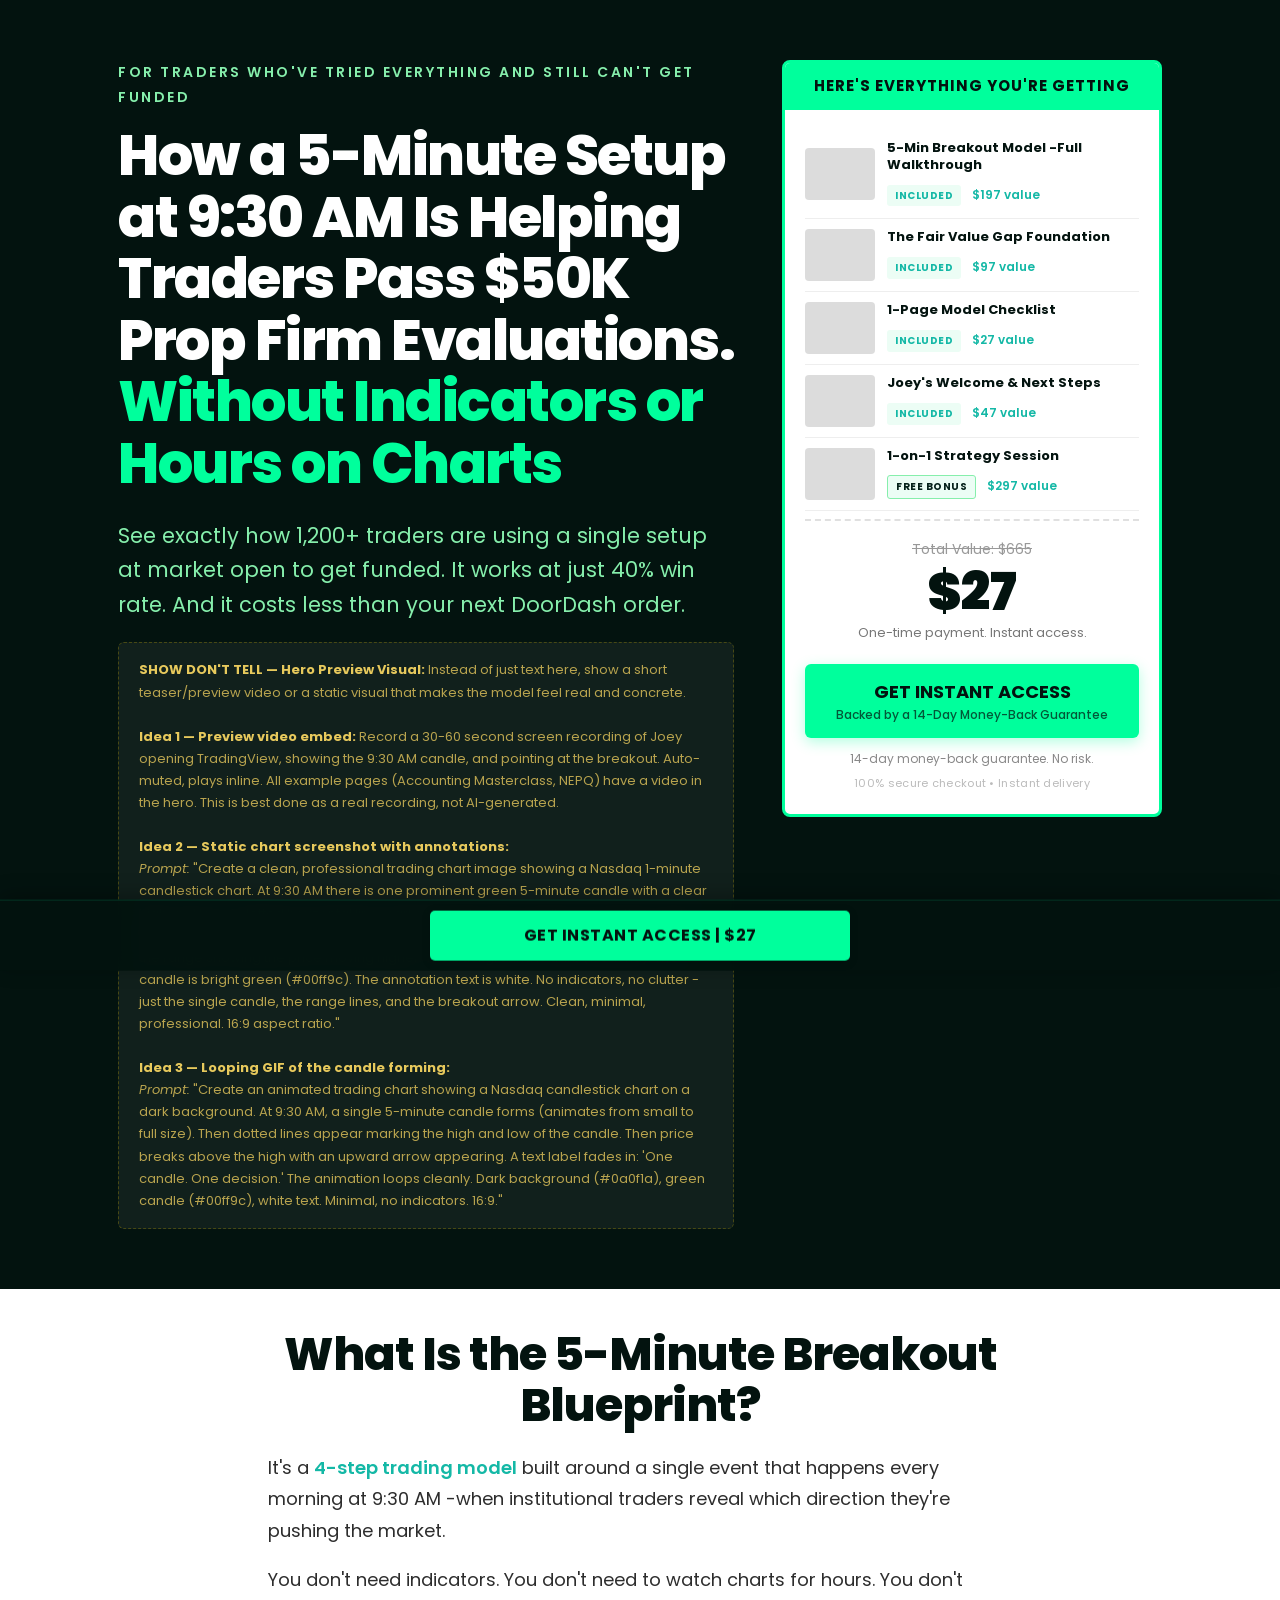
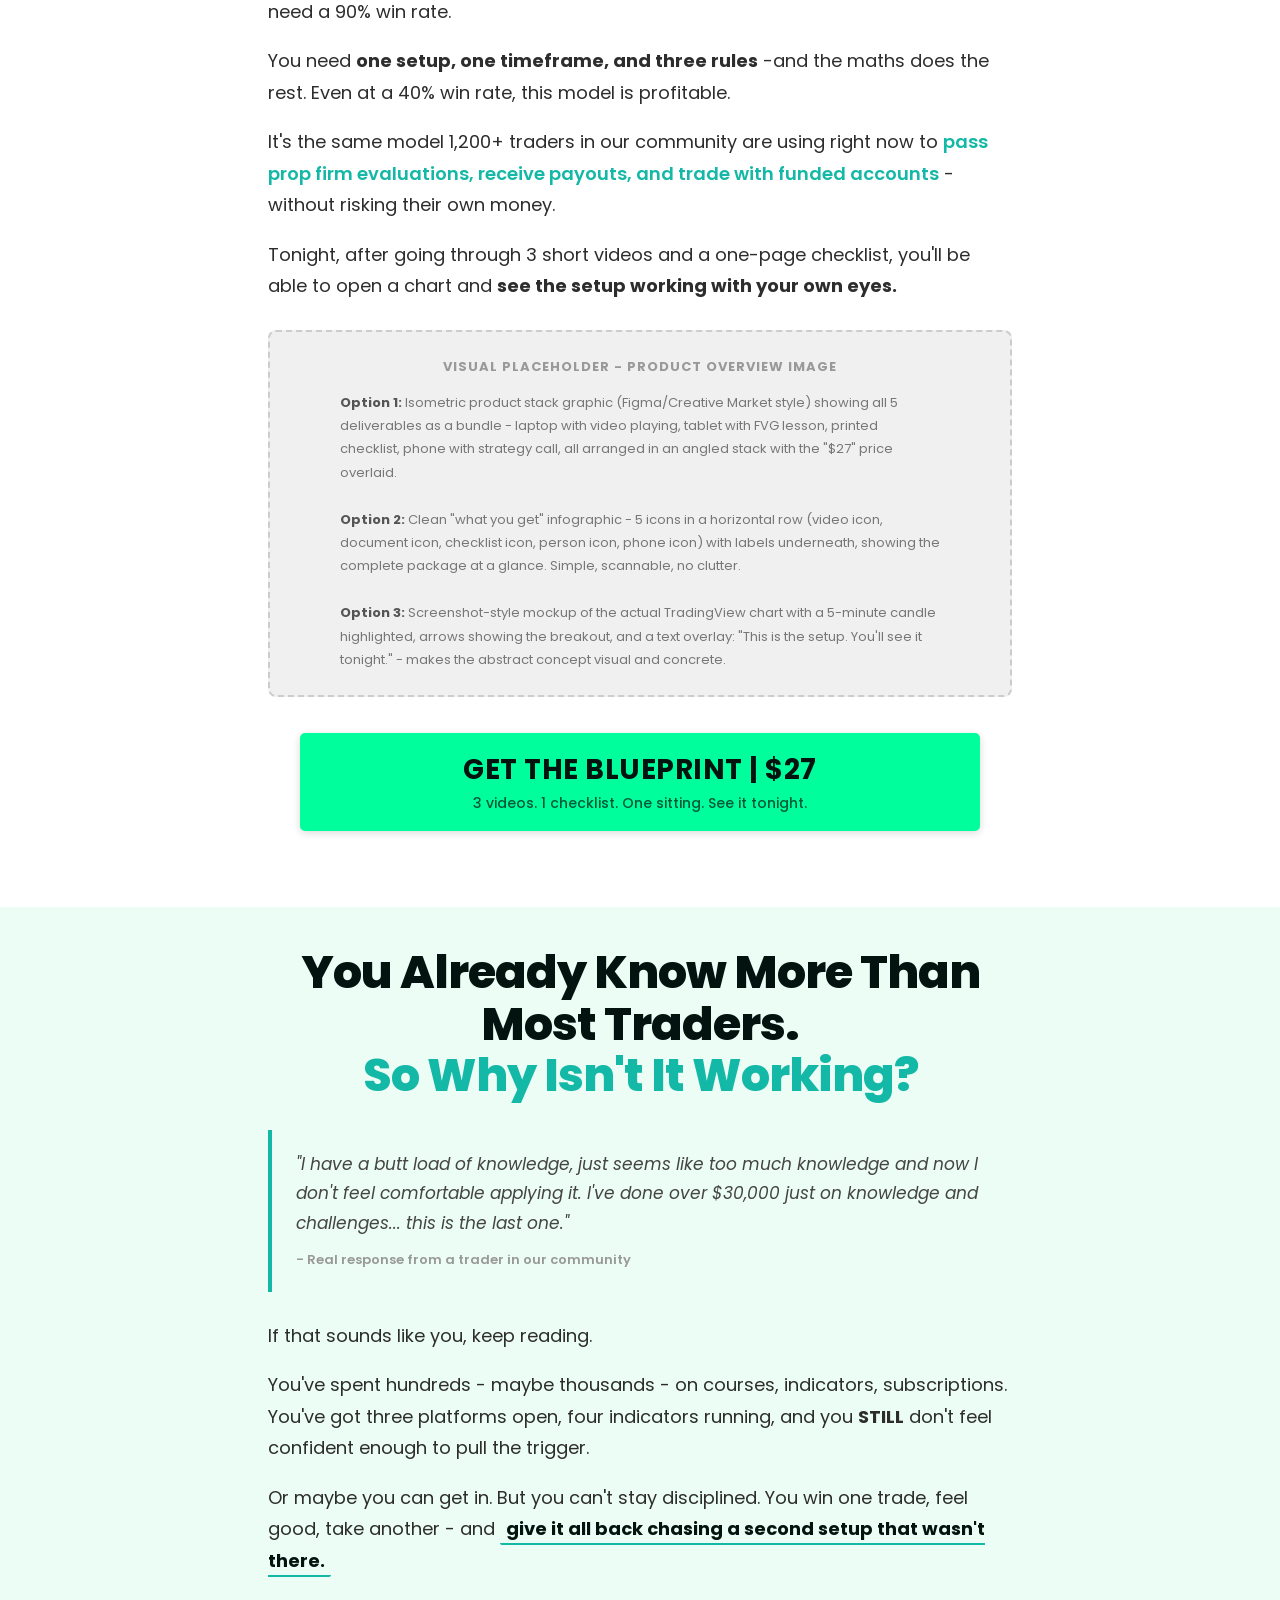
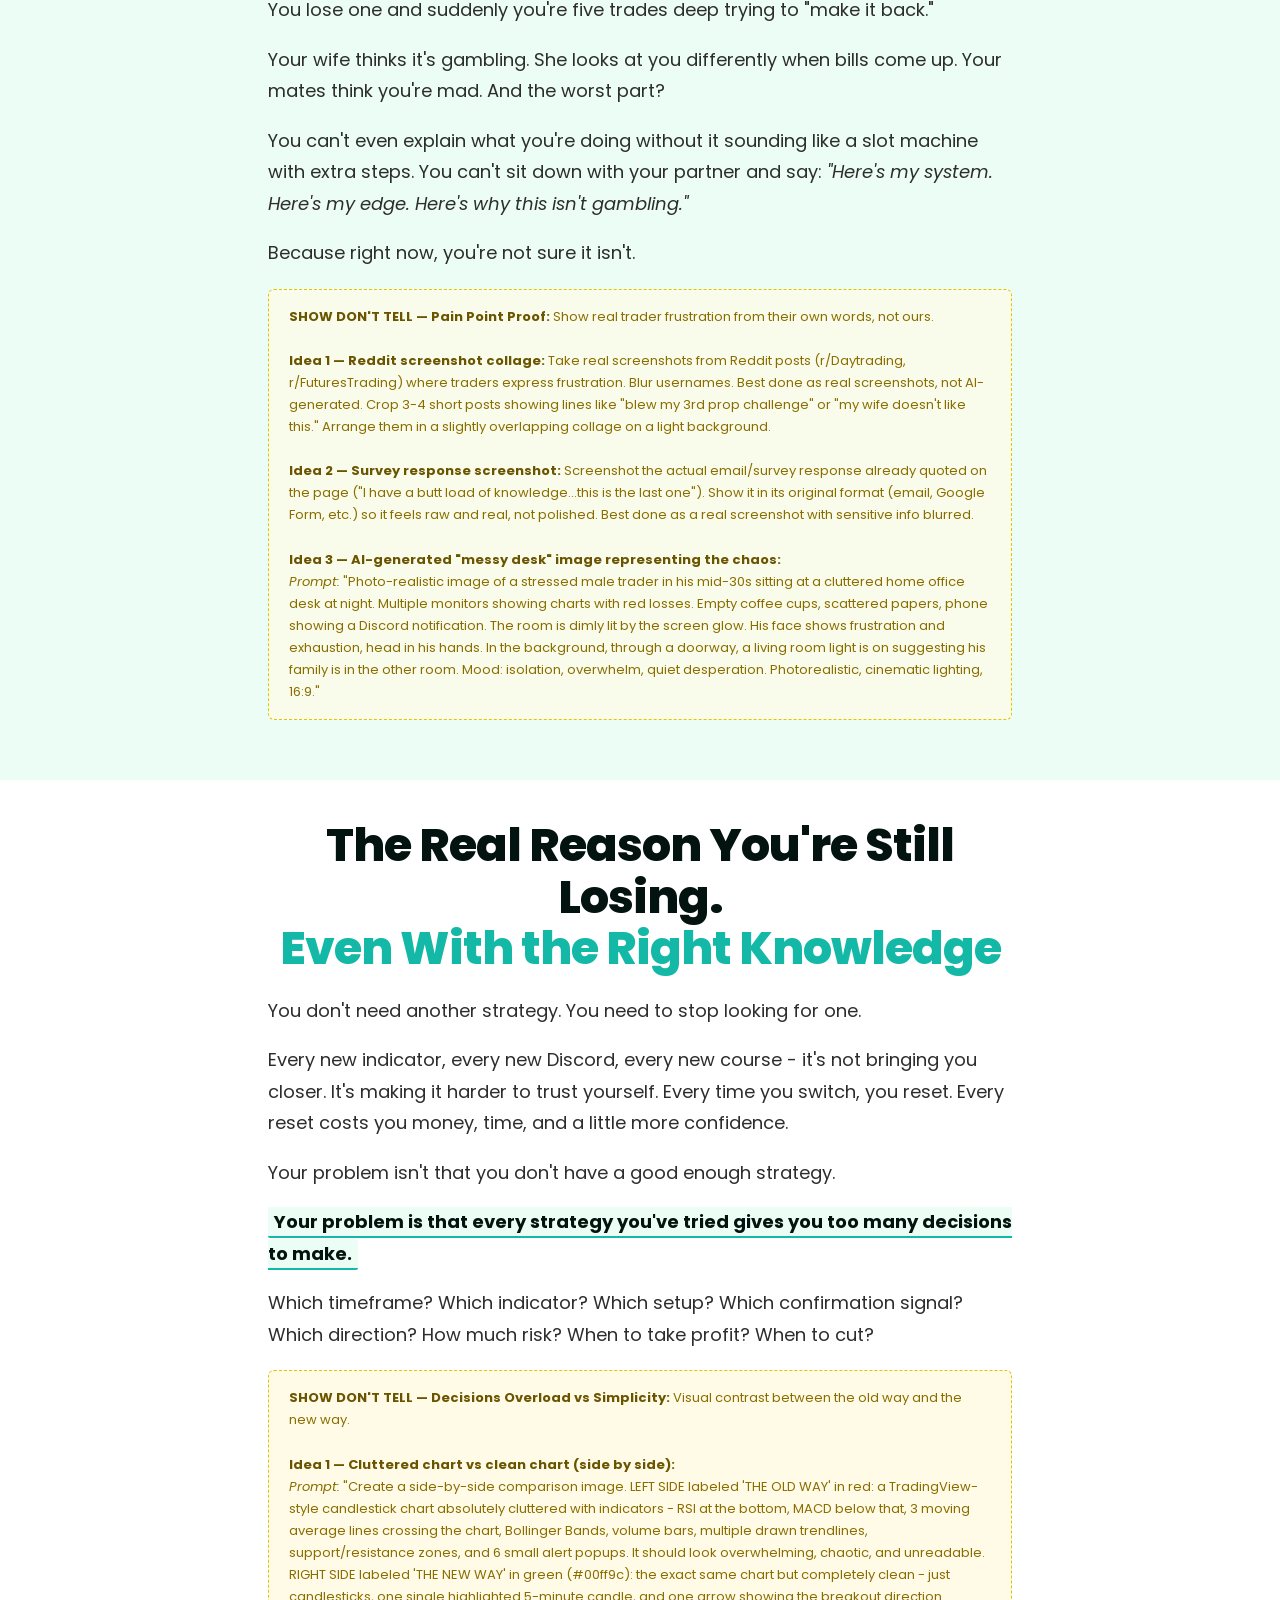
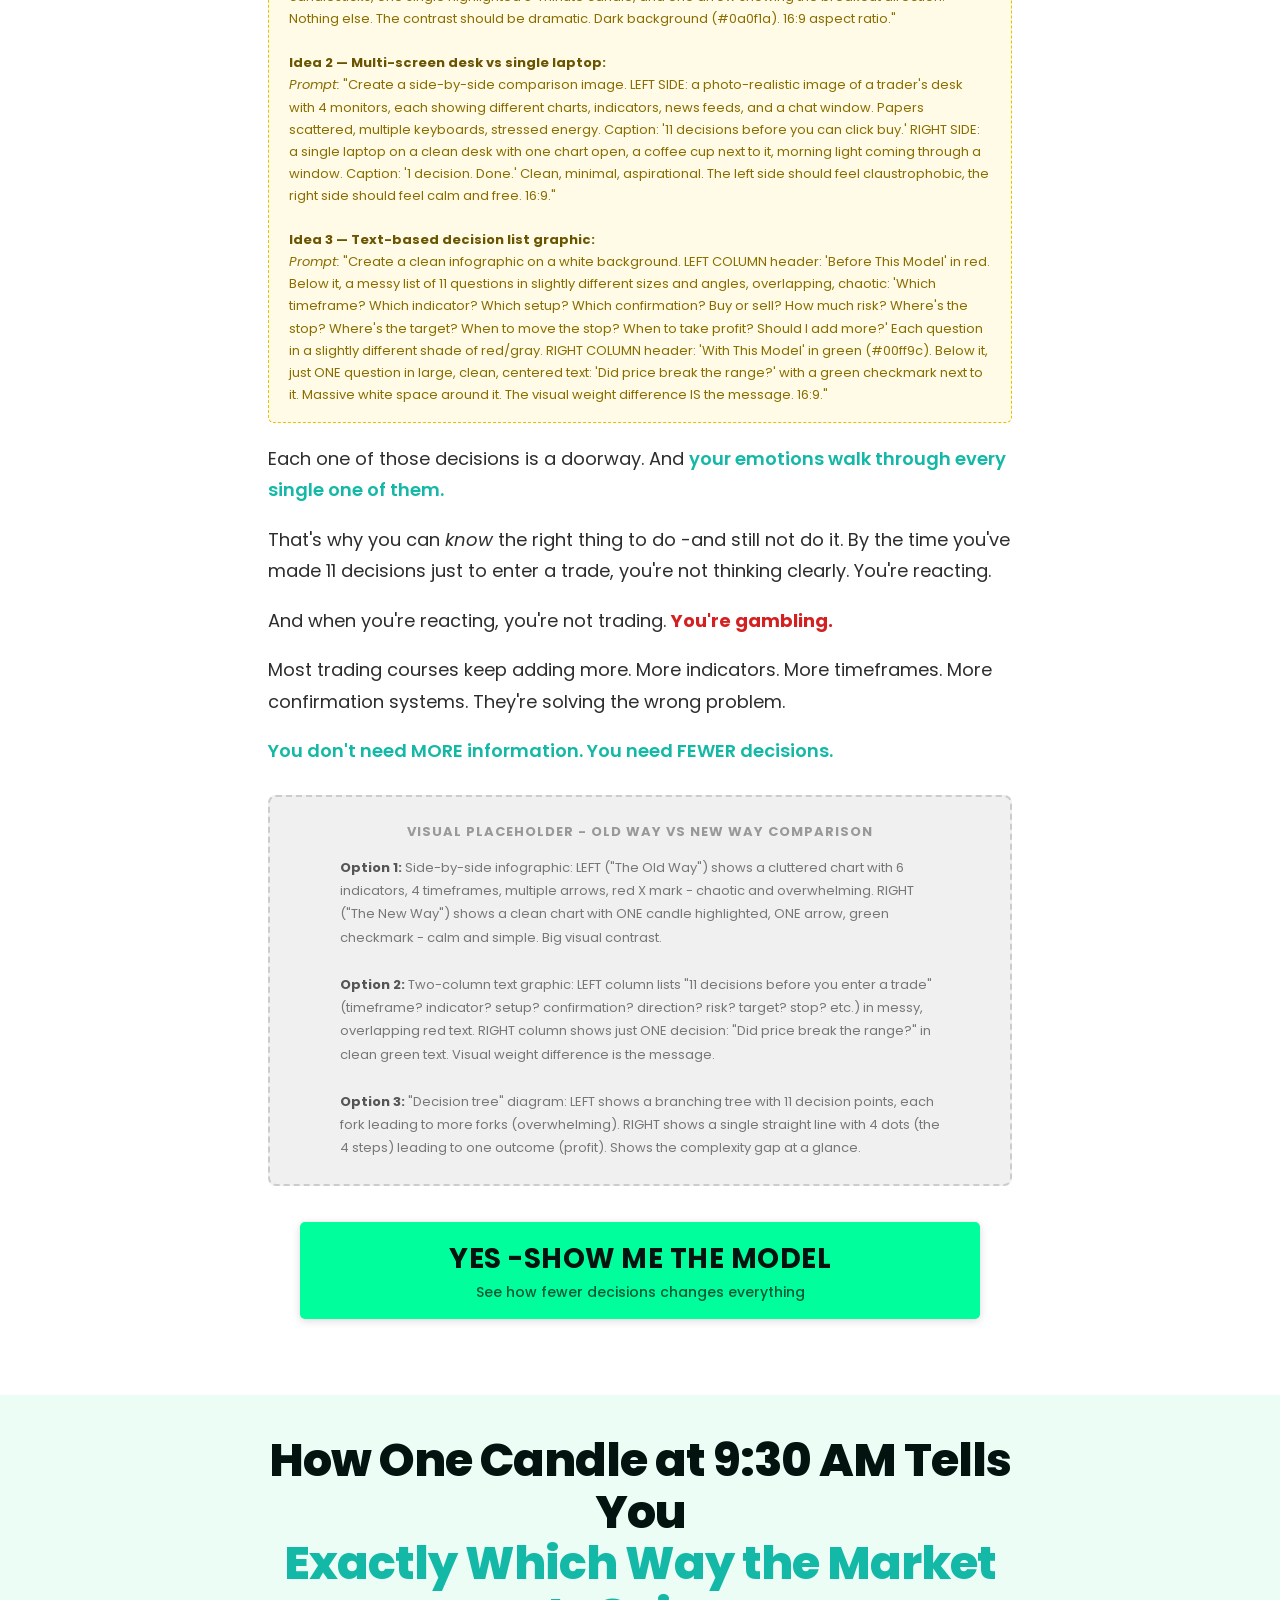
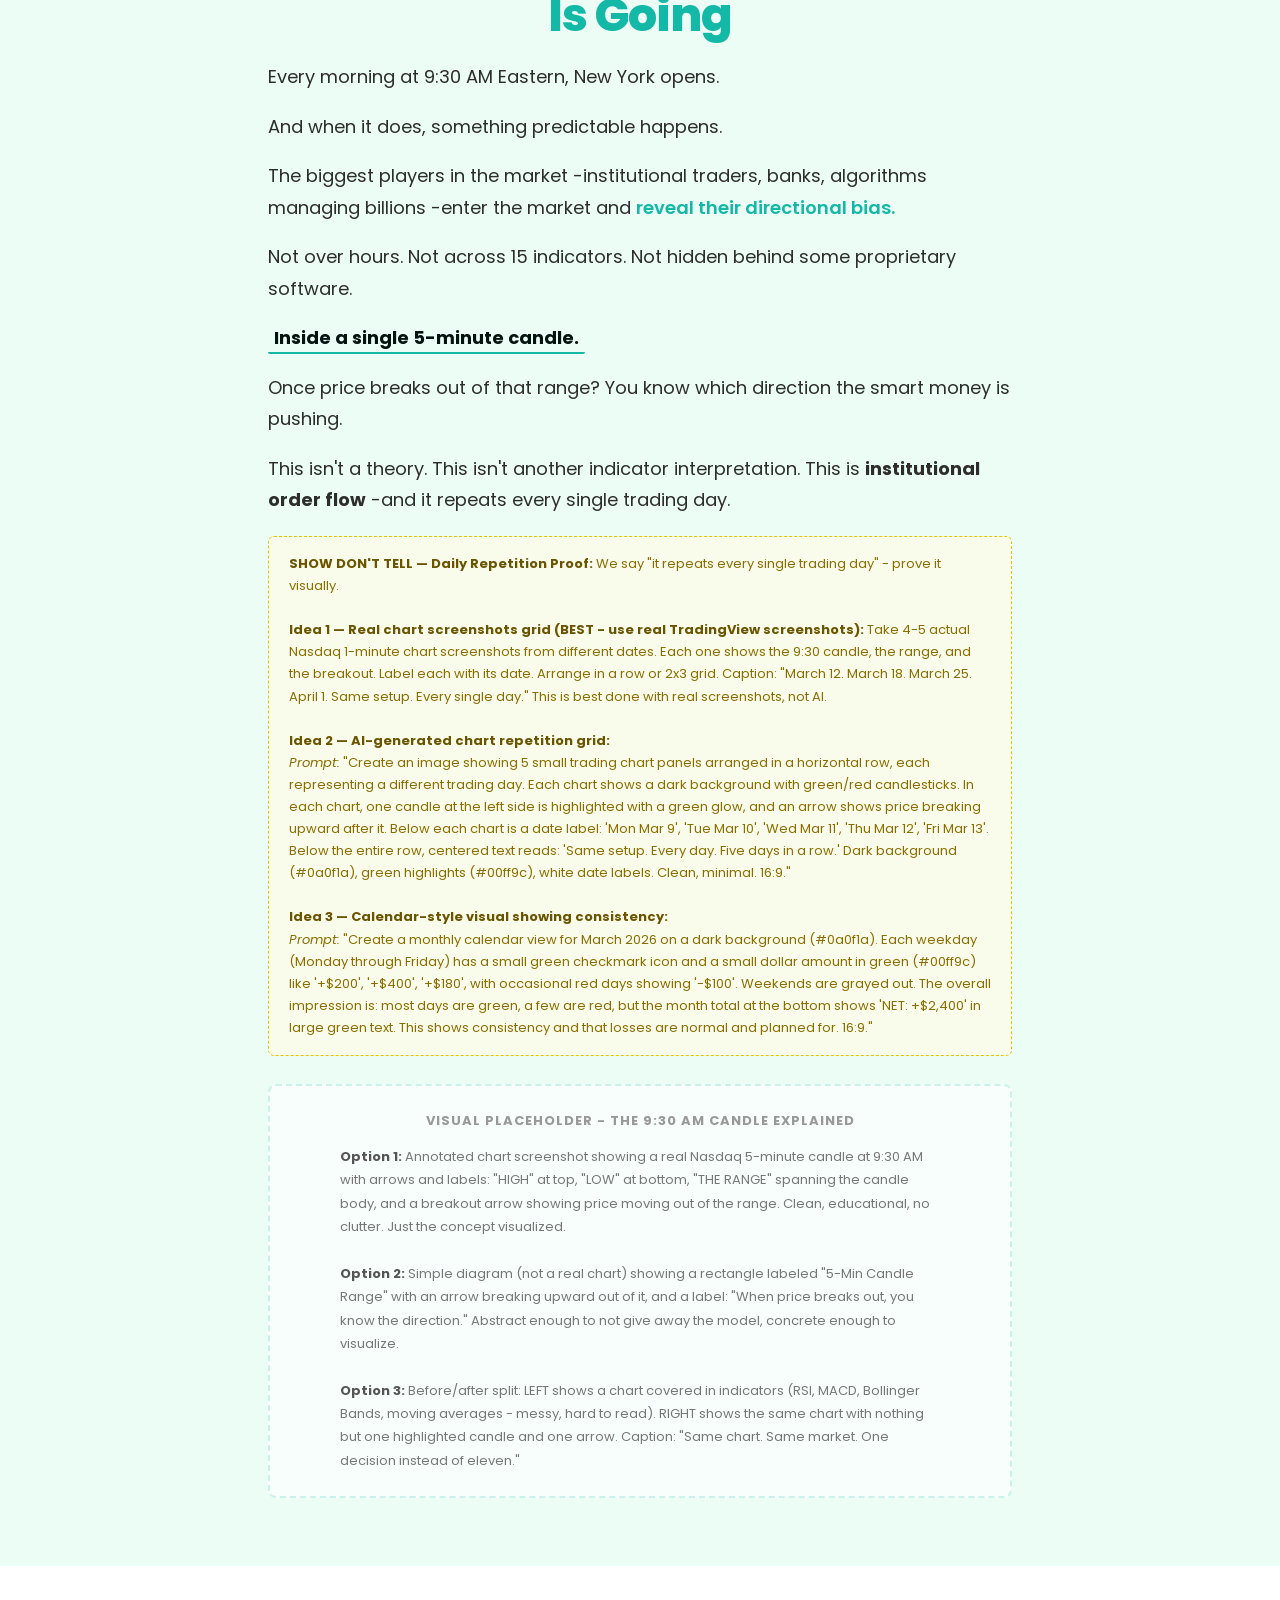
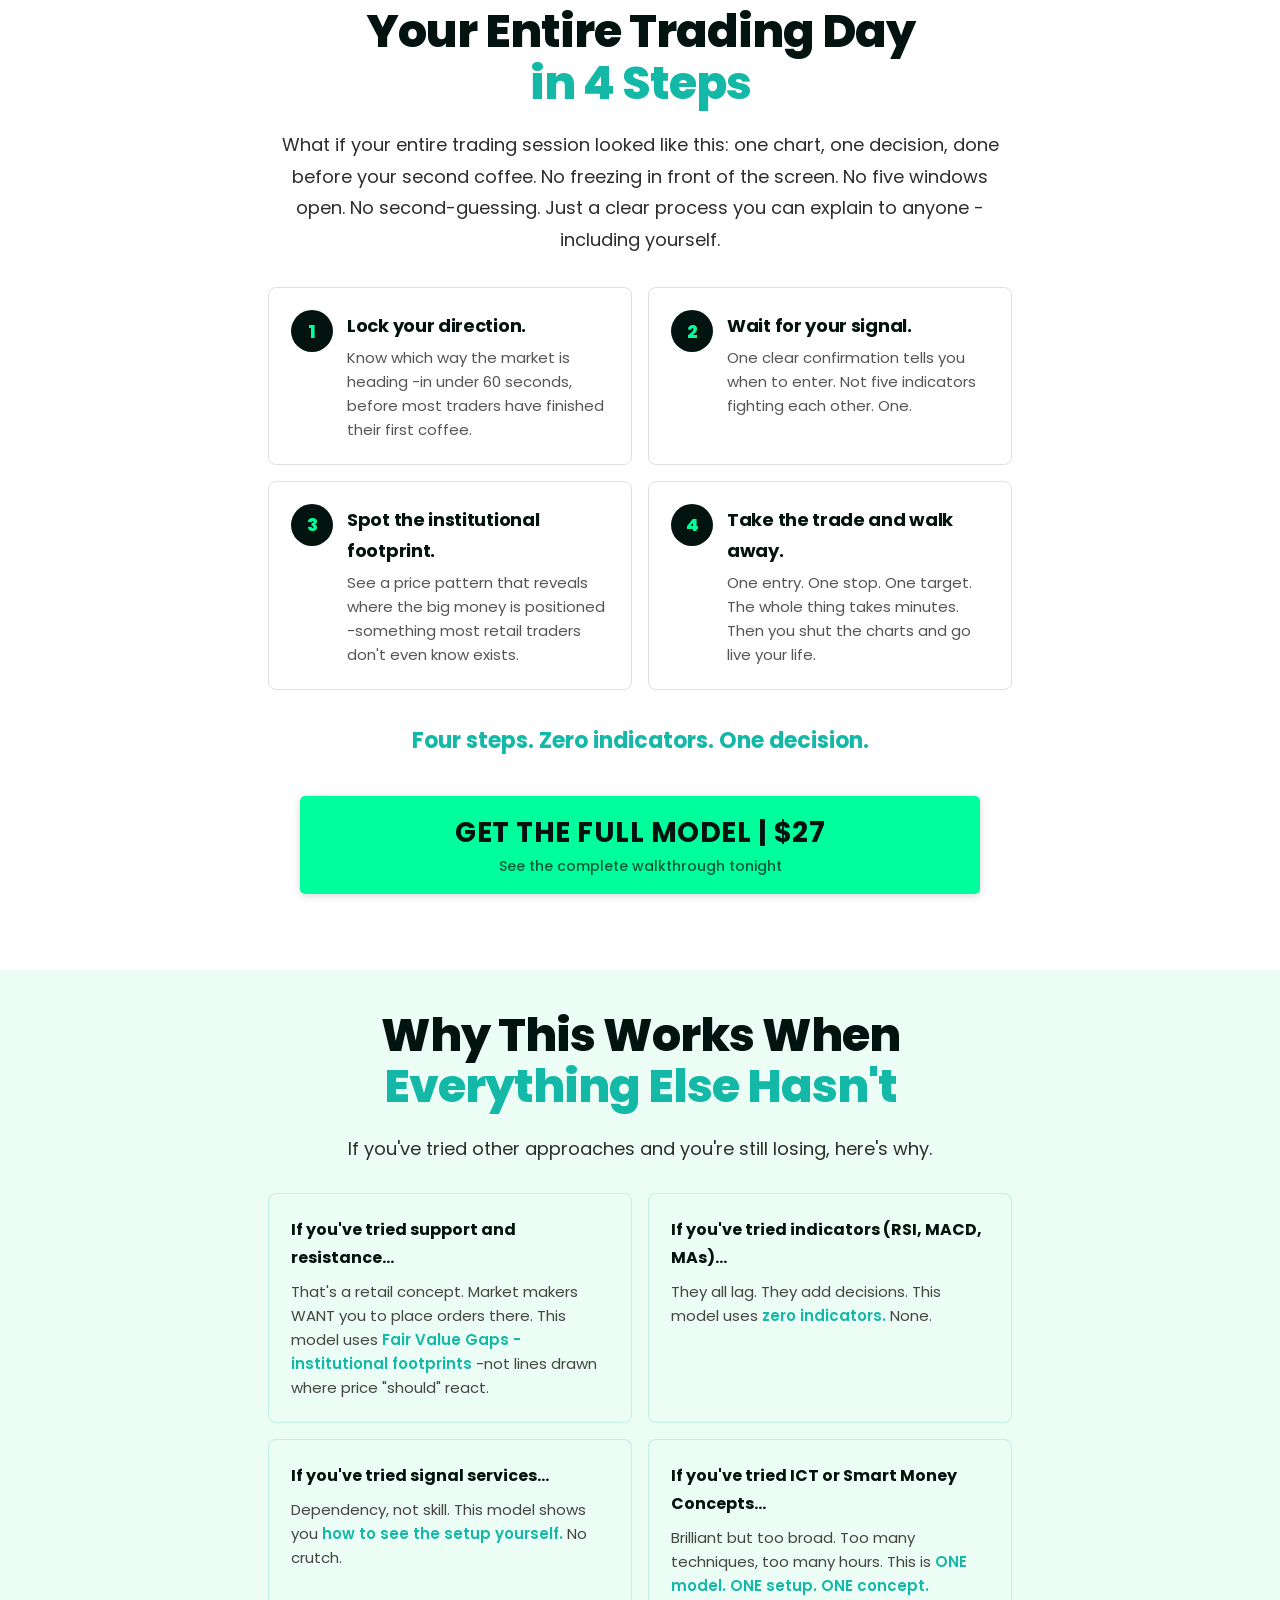
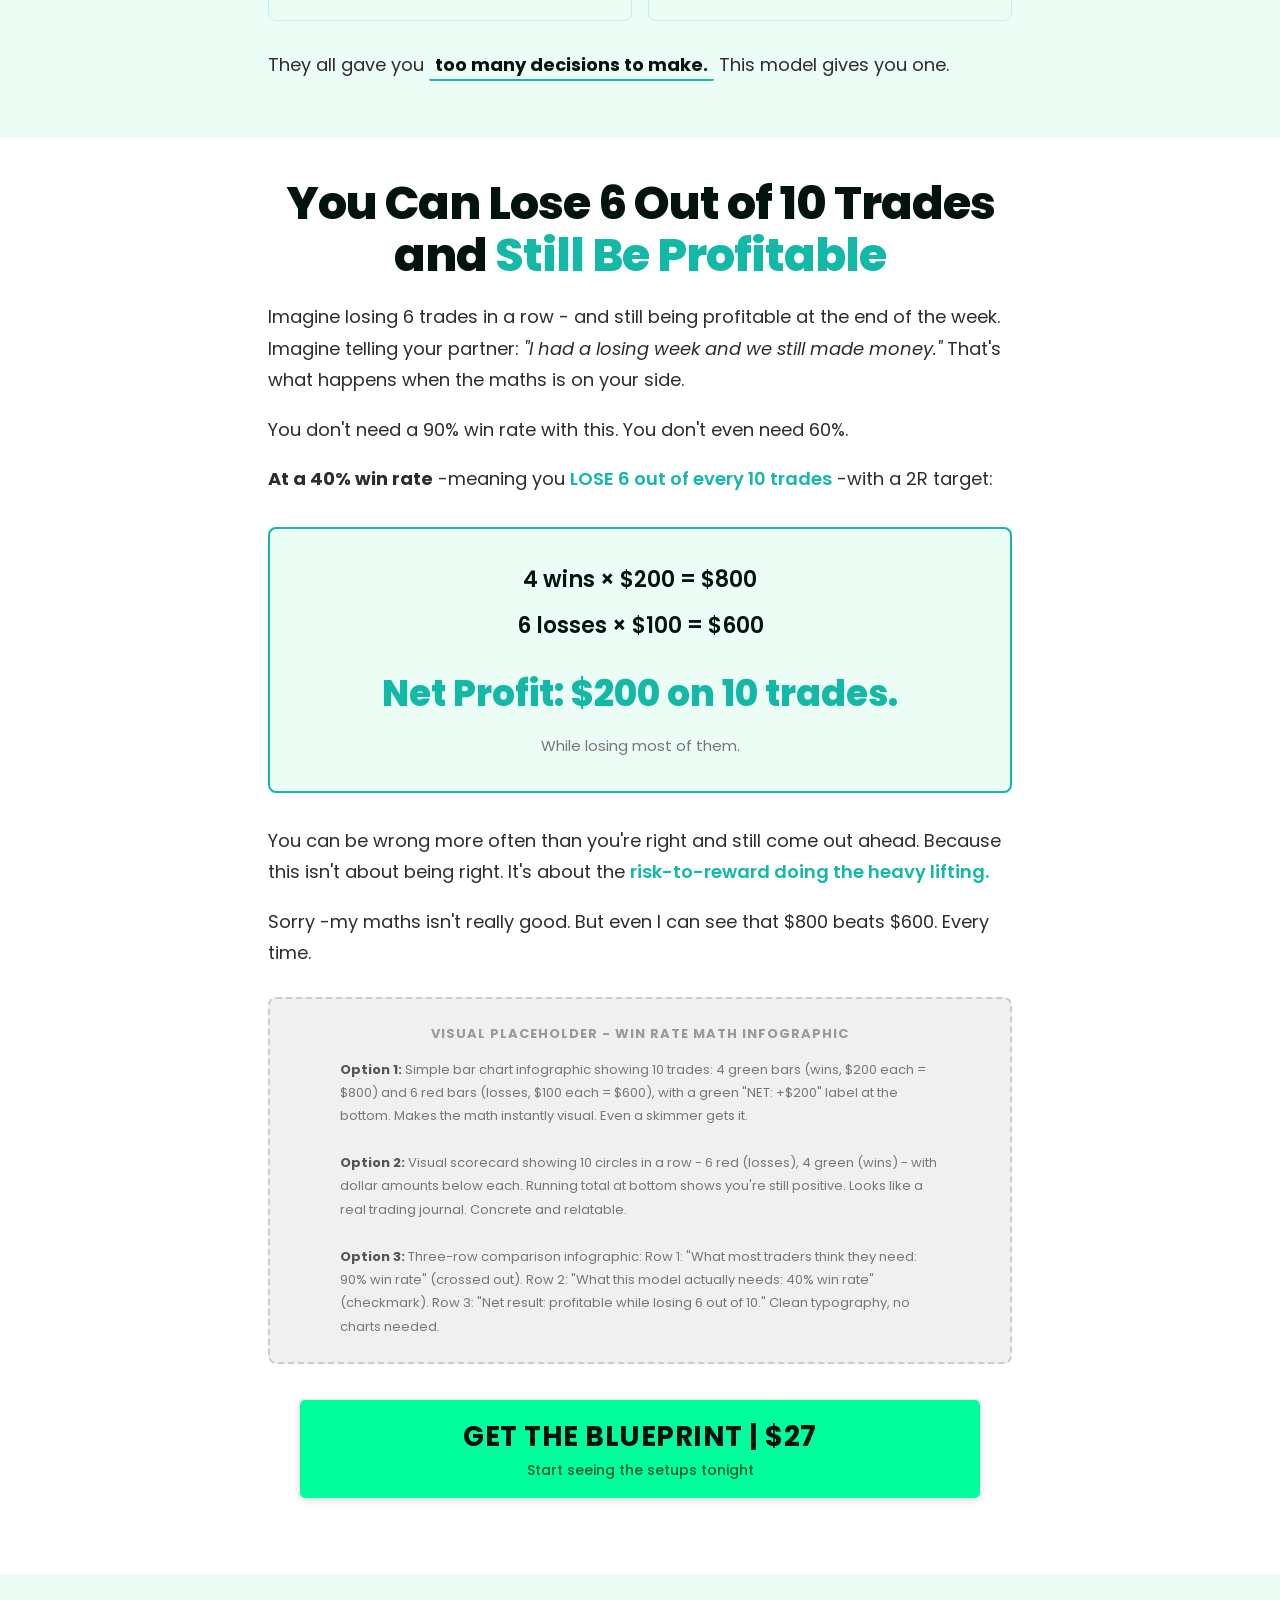
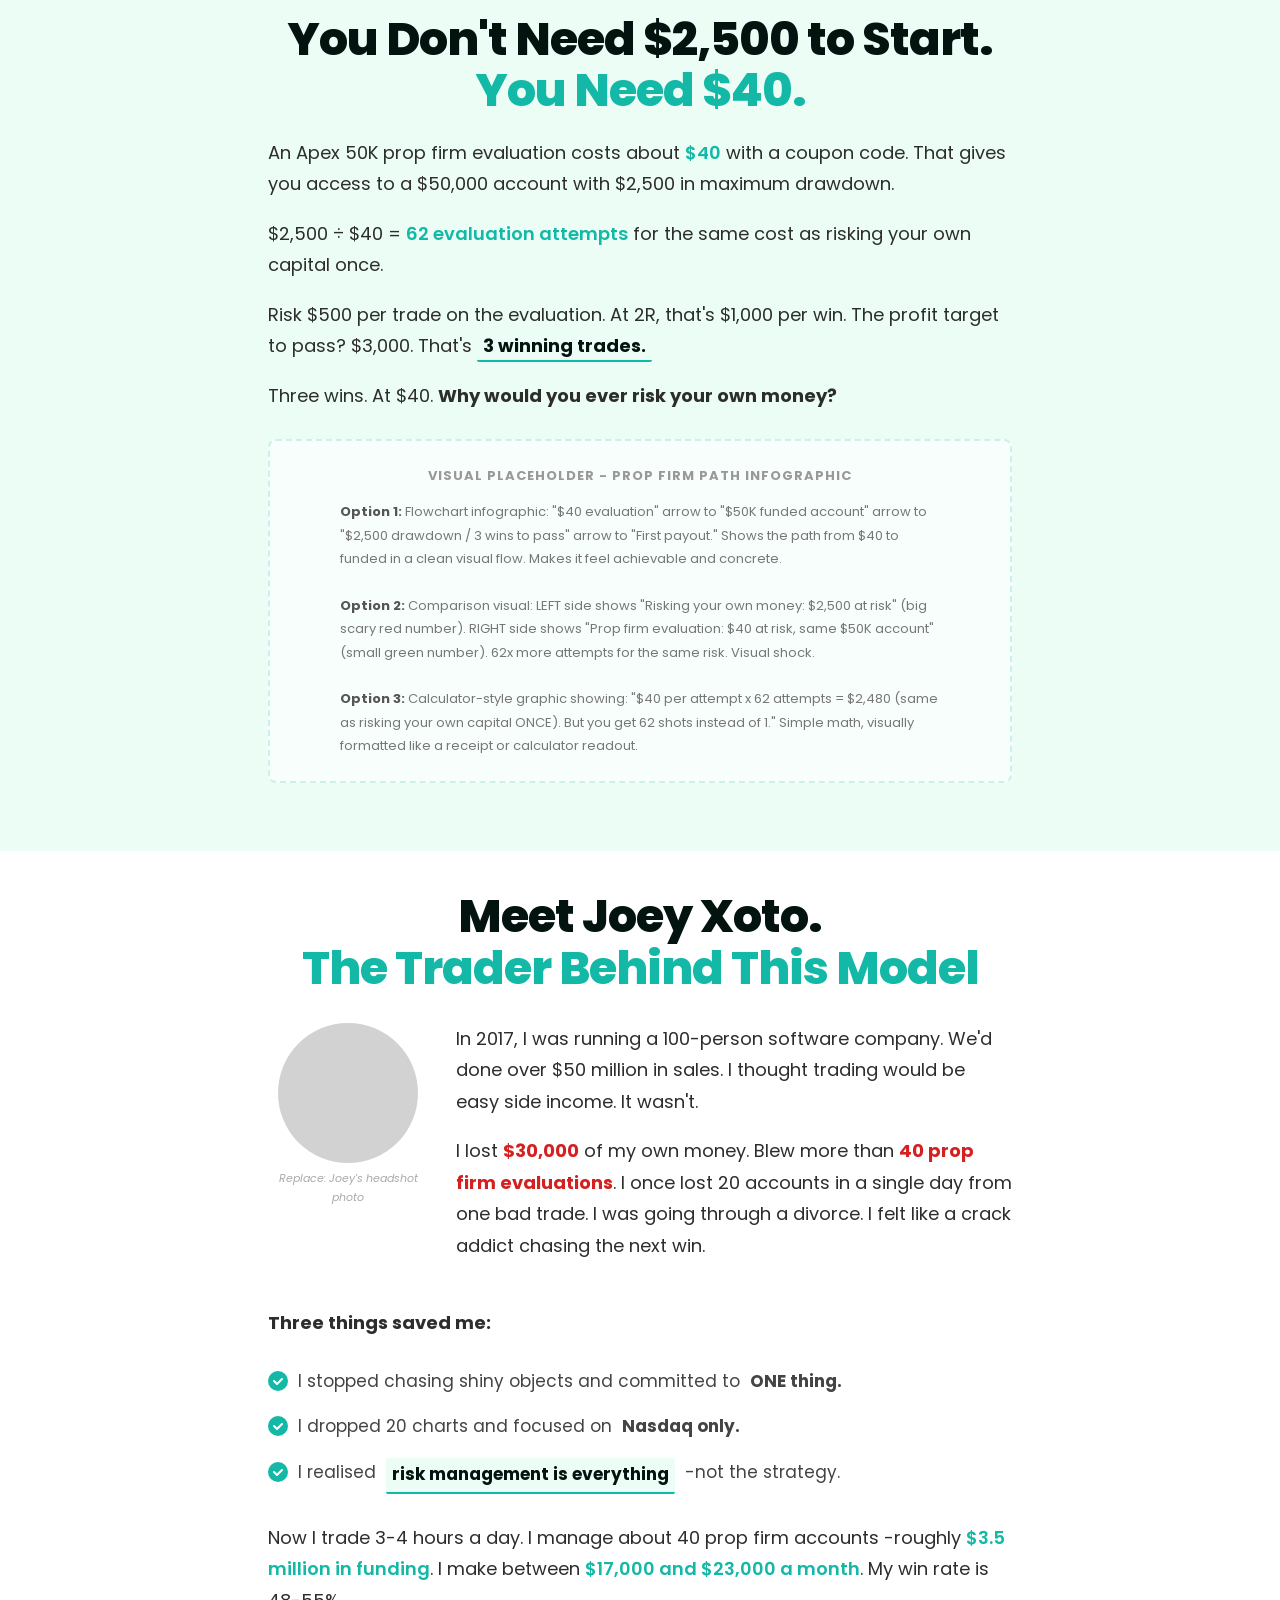
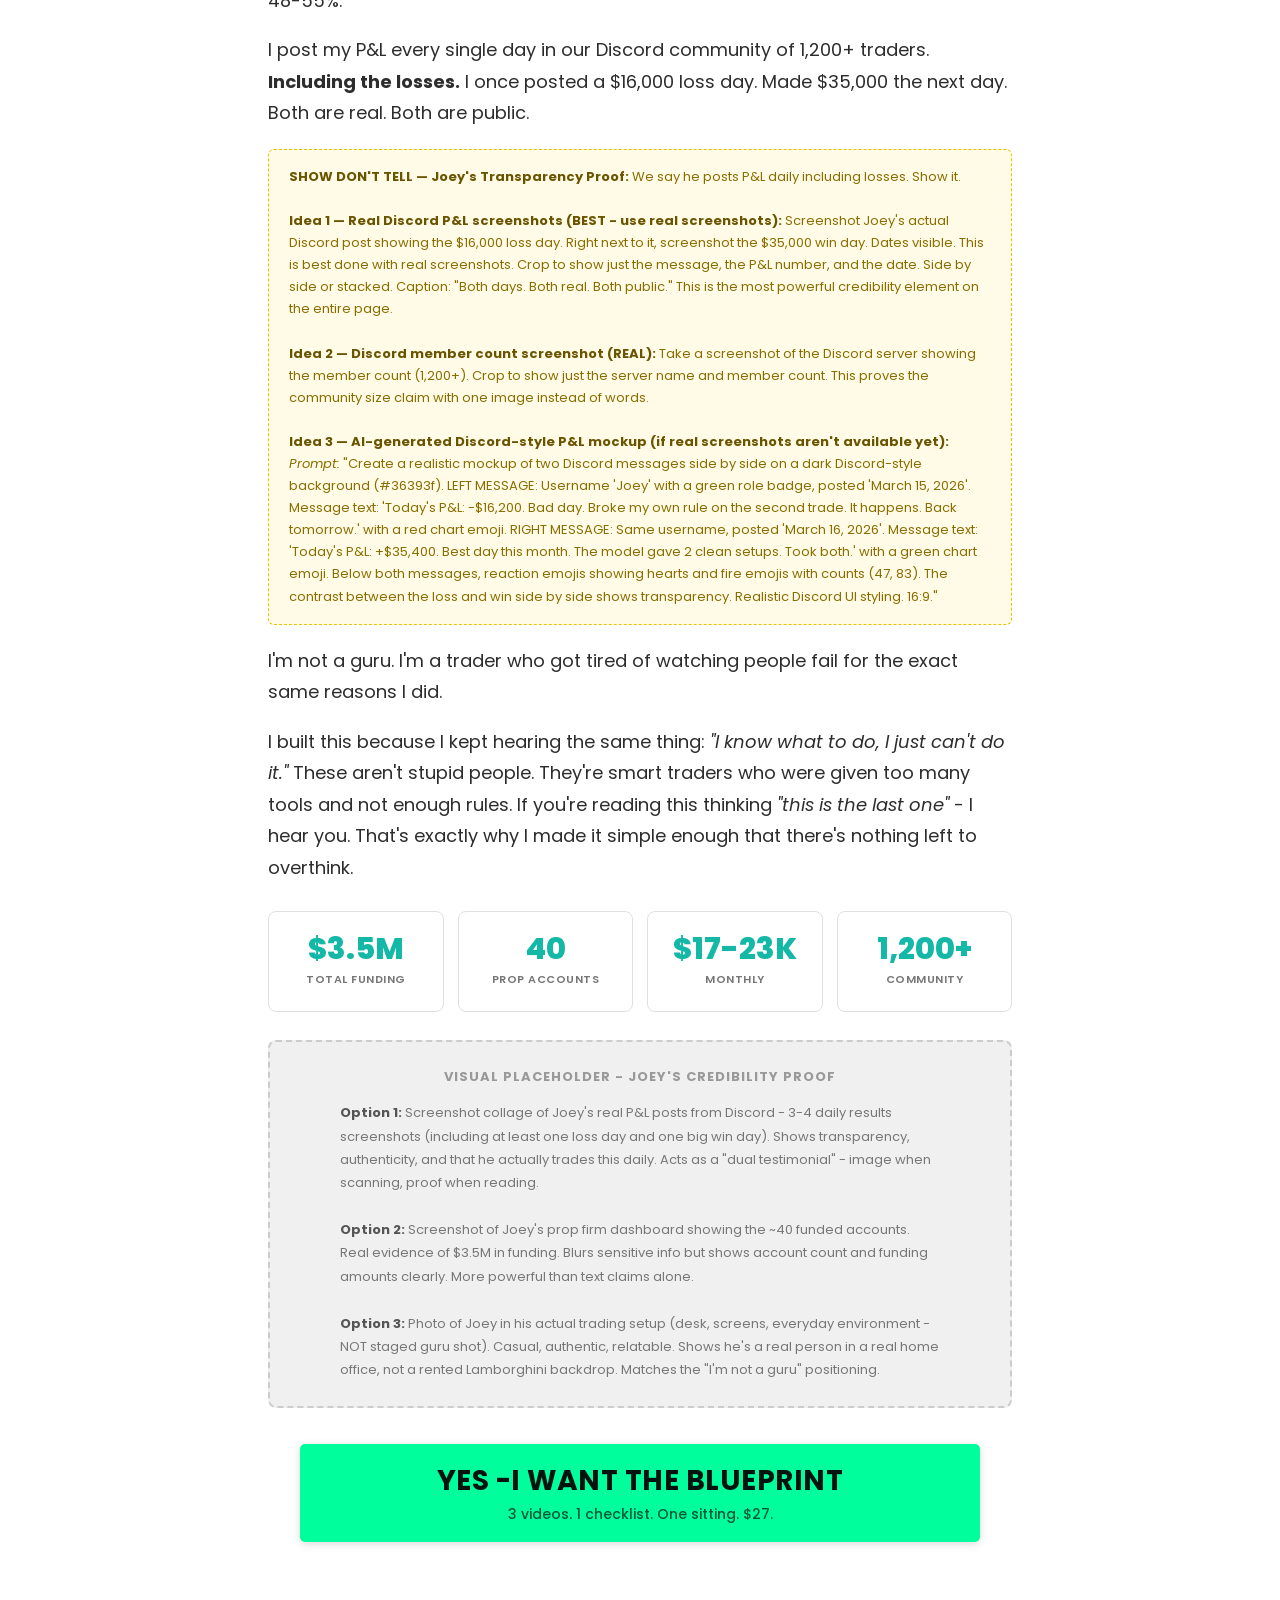
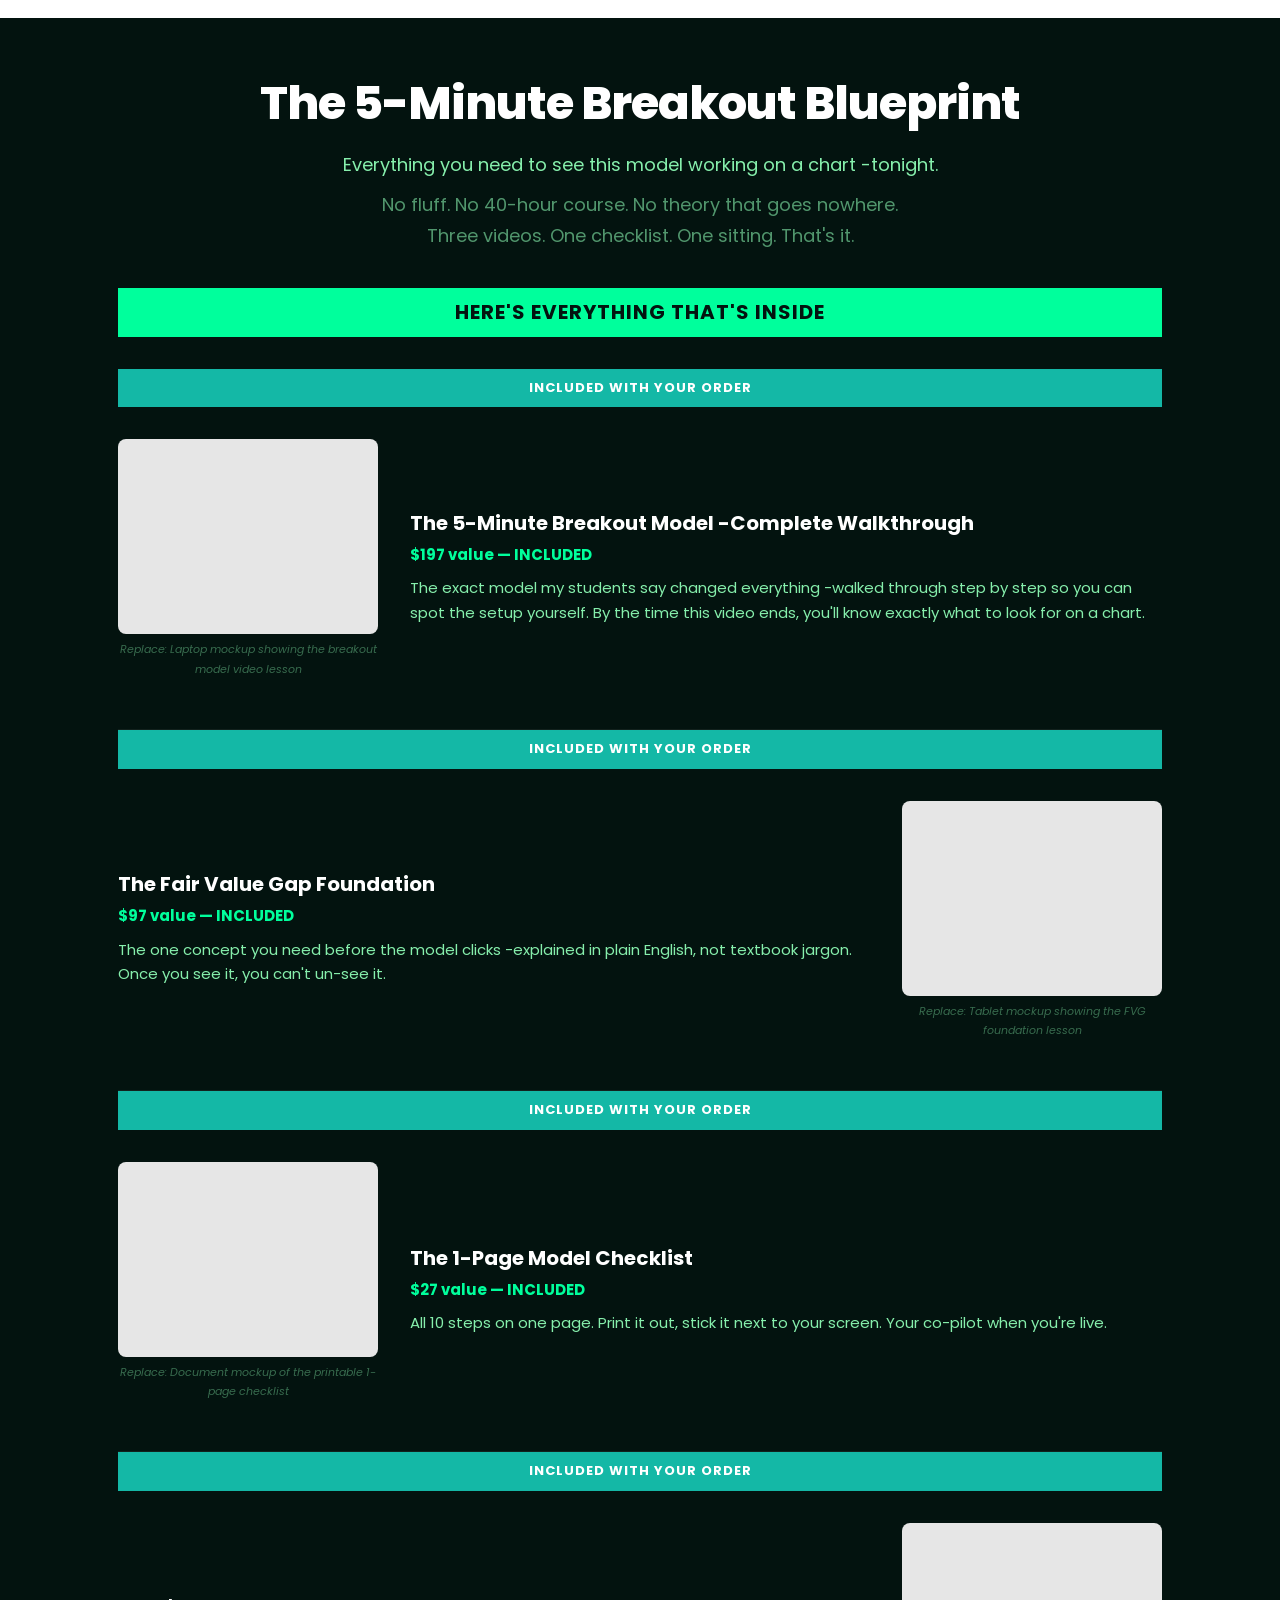
<file: 5m/index.html>
<!DOCTYPE html>
<html lang="en">
<head>
<meta charset="UTF-8">
<meta name="viewport" content="width=device-width, initial-scale=1.0">
<title>The 5-Minute Breakout Blueprint | Cryptic Hustle</title>
<meta name="description" content="One candle. One decision. The simplest trading model for passing prop firm evaluations.">
<link rel="preconnect" href="https://fonts.googleapis.com">
<link rel="preconnect" href="https://fonts.gstatic.com" crossorigin>
<link href="https://fonts.googleapis.com/css2?family=Poppins:wght@400;500;600;700;800;900&display=swap" rel="stylesheet">
<style>
*{margin:0;padding:0;box-sizing:border-box;}
html{scroll-behavior:smooth;}
body{
  font-family:'Poppins',sans-serif;
  background:#ffffff;
  color:#2d2d2d;
  line-height:1.75;
  font-size:18px;
  -webkit-font-smoothing:antialiased;
}

/* ---- BRAND COLORS ----
  #03130f  — deepest dark (backgrounds)
  #06221b  — dark accent
  #39ff88  — bright green accent
  #00ff9c  — primary green (CTA, emphasis)
  #14b8a6  — teal (secondary accent)
  #ecfdf5  — light mint (light section bg)
  #86efac  — soft green (sub-text on dark)
*/

/* ---- LAYOUT ---- */
.container{max-width:800px;margin:0 auto;padding:0 28px;}
.container-wide{max-width:1100px;margin:0 auto;padding:0 28px;}
section{padding:20px 0;}

/* ---- BACKGROUNDS ---- */
.sec-white{background:#ffffff;}
.sec-mint{background:#ecfdf5;}
.sec-dark{background:#03130f;color:#ecfdf5;}
.sec-dark p,.sec-dark li{color:#86efac;}
.sec-dark strong{color:#ffffff;}
.sec-dark h1,.sec-dark h2,.sec-dark h3{color:#ffffff;}

/* ---- TYPOGRAPHY ---- */
h1{
  font-size:clamp(32px,5.5vw,56px);font-weight:800;
  line-height:1.1;letter-spacing:-1.5px;
  margin-bottom:24px;color:#03130f;
}
h2{
  font-size:clamp(28px,4.5vw,46px);font-weight:800;
  line-height:1.12;text-align:center;letter-spacing:-1px;
  margin-bottom:20px;color:#03130f;
}
h3{
  font-size:clamp(20px,2.8vw,28px);font-weight:700;
  line-height:1.25;text-align:left;margin-bottom:16px;
  color:#03130f;
}
p{margin-bottom:18px;}

.copy{text-align:left;}
.centered{text-align:center;}

/* ---- EMPHASIS ---- */
.em-green{color:#14b8a6;font-weight:600;}
.sec-dark .em-green{color:#00ff9c;}
.em-red{color:#d42020;font-weight:700;}
.hl{background:#ecfdf5;padding:2px 6px;font-weight:700;color:#03130f;border-radius:2px;border-bottom:2px solid #14b8a6;}
.sec-dark .hl{background:rgba(0,255,156,0.12);color:#39ff88;border-bottom-color:#00ff9c;}
strong{font-weight:700;}

/* ---- PRE-HEADLINE ---- */
.pre-hl{
  font-size:14px;font-weight:600;
  text-transform:uppercase;letter-spacing:2.5px;
  margin-bottom:16px;
}
.sec-dark .pre-hl{color:#86efac;}

/* ---- SUBHEADLINE ---- */
.sub-hl{
  font-size:clamp(17px,2vw,21px);
  font-weight:400;max-width:620px;
  line-height:1.65;margin-bottom:0;
}
.sec-dark .sub-hl{color:#86efac;}

/* ---- CTA BUTTON (ClickFunnels style: large, full-width, 2-line) ---- */
.cta-wrap{margin:36px 0;text-align:center;}
.btn{
  display:block;width:100%;max-width:680px;
  margin:0 auto;padding:18px 35px;
  background:#00ff9c;color:#03130f;
  font-family:'Poppins',sans-serif;
  font-size:clamp(20px,2.5vw,28px);
  font-weight:700;text-transform:uppercase;
  text-align:center;text-decoration:none;
  border-radius:5px;border:none;cursor:pointer;
  letter-spacing:0.5px;
  transition:background 0.2s,transform 0.15s;
  line-height:1.35;
  box-shadow:0 2px 8px rgba(0,0,0,0.15);
}
.btn:hover{background:#39ff88;transform:translateY(-2px);box-shadow:0 4px 16px rgba(0,0,0,0.2);}
.btn-sub{
  display:block;font-size:14px;font-weight:500;
  margin-top:5px;opacity:0.7;
  text-transform:none;letter-spacing:0;
}
.btn-below{
  display:block;text-align:center;
  font-size:13px;color:#888;margin-top:10px;
}
.sec-dark .btn-below{color:#86efac;}

/* ---- SECTION HEADER BAR (ClickFunnels style — no radius, full-width) ---- */
.section-bar{
  background:#00ff9c;color:#03130f;
  text-align:center;padding:12px 24px;
  border-radius:0;margin-bottom:32px;
}
.section-bar h3{
  color:#03130f;font-size:20px;font-weight:700;
  text-transform:uppercase;letter-spacing:1px;
  margin:0;text-align:center;
}
/* Item-level bar (above each deliverable) */
.item-bar{
  background:#14b8a6;color:#ffffff;
  text-align:center;padding:8px 16px;
  border-radius:0;margin-bottom:0;
  font-size:13px;font-weight:700;
  text-transform:uppercase;letter-spacing:1px;
}

/* ---- DIVIDER ---- */
.divider{border:none;border-top:1px solid #e0e0e0;margin:40px 0;}
.sec-dark .divider{border-top-color:rgba(255,255,255,0.08);}
.sec-mint .divider{border-top-color:rgba(0,0,0,0.06);}

/* ---- QUOTE BLOCK ---- */
.quote-block{
  border-left:4px solid #14b8a6;
  padding:20px 24px;margin:28px 0;
  background:#ecfdf5;
  font-style:italic;font-size:17px;
  color:#444;border-radius:0 6px 6px 0;
}
.quote-block .attr{
  font-style:normal;font-size:13px;
  color:#999;margin-top:10px;font-weight:600;
}

/* ---- PLACEHOLDER IMAGES ---- */
.img-placeholder{
  width:100%;border-radius:8px;display:block;
  background:#d4d4d4;
}
.img-note{
  font-size:11px;color:#aaa;text-align:center;
  margin-top:6px;font-style:italic;
}
.sec-dark .img-note{color:rgba(134,239,172,0.4);}

/* ---- VISUAL PLACEHOLDER BOX ---- */
.visual-slot{
  background:#f0f0f0;border:2px dashed #ccc;
  border-radius:8px;padding:24px;margin:28px 0;
  text-align:center;
}
.visual-slot .visual-label{
  font-size:13px;font-weight:700;text-transform:uppercase;
  letter-spacing:1px;color:#999;margin-bottom:12px;
}
.visual-slot .visual-ideas{
  font-size:13px;color:#777;line-height:1.8;text-align:left;
  max-width:600px;margin:0 auto;
}
.visual-slot .visual-ideas strong{color:#555;}
.sec-dark .visual-slot{background:rgba(255,255,255,0.04);border-color:rgba(255,255,255,0.12);}
.sec-dark .visual-slot .visual-label{color:#86efac;}
.sec-dark .visual-slot .visual-ideas{color:rgba(134,239,172,0.6);}
.sec-dark .visual-slot .visual-ideas strong{color:#86efac;}
.sec-mint .visual-slot{background:rgba(255,255,255,0.6);border-color:rgba(20,184,166,0.2);}

/* ---- SHOW-DON'T-TELL NOTE ---- */
.sdt-note{
  background:#fffbe6;border:1px dashed #e6c200;
  border-radius:6px;padding:16px 20px;margin:20px 0;
  font-size:13px;color:#8a6d00;line-height:1.7;
}
.sdt-note strong{color:#6b5400;}
.sec-dark .sdt-note{background:rgba(255,251,230,0.06);border-color:rgba(230,194,0,0.25);color:rgba(255,220,100,0.7);}
.sec-dark .sdt-note strong{color:rgba(255,220,100,0.9);}
.sec-mint .sdt-note{background:rgba(255,251,230,0.7);}

/* ==============================
   HERO — 2-column: copy left, sidebar right
   ============================== */
.hero-grid{
  display:grid;
  grid-template-columns:1fr 380px;
  gap:48px;align-items:start;
}
.hero-copy h1{text-align:left;}

/* ---- SIDEBAR ORDER BOX (ClickFunnels style) ---- */
.sidebar-box{
  background:#ffffff;
  border:3px solid #00ff9c;
  border-radius:8px;
  overflow:hidden;
}
.sidebar-header{
  background:#00ff9c;
  padding:14px 20px;
  text-align:center;
}
.sidebar-header h3{
  color:#03130f;font-size:15px;font-weight:700;
  text-transform:uppercase;letter-spacing:1px;
  margin:0;text-align:center;
}
.sidebar-body{padding:20px;}

.sidebar-item{
  display:flex;gap:12px;align-items:center;
  padding:10px 0;border-bottom:1px solid #eee;
}
.sidebar-item:last-child{border-bottom:none;}
.sidebar-item-img{
  width:70px;height:52px;border-radius:4px;
  object-fit:cover;background:#e0e0e0;flex-shrink:0;
}
.sidebar-item-text{flex:1;}
.sidebar-item-title{font-size:13px;font-weight:700;color:#03130f;line-height:1.3;margin-bottom:3px;}
.sidebar-item-val{font-size:12px;font-weight:600;color:#14b8a6;}
.sidebar-item-tag{
  font-size:10px;font-weight:700;text-transform:uppercase;
  letter-spacing:0.5px;padding:2px 8px;border-radius:3px;
  display:inline-block;
}
.tag-included{background:#ecfdf5;color:#14b8a6;}
.tag-free{background:#ecfdf5;color:#06221b;border:1px solid #86efac;}

.sidebar-pricing{
  text-align:center;padding:16px 0 4px;
  border-top:2px dashed #e0e0e0;margin-top:8px;
}
.sidebar-total-val{font-size:14px;color:#999;text-decoration:line-through;}
.sidebar-price{font-size:52px;font-weight:900;color:#03130f;line-height:1;margin:4px 0;}
.sidebar-price-label{font-size:13px;color:#777;}
.sidebar-btn{
  display:block;width:100%;padding:16px;
  background:#00ff9c;color:#03130f;font-family:'Poppins',sans-serif;
  font-size:18px;font-weight:700;text-transform:uppercase;
  text-align:center;text-decoration:none;
  border-radius:6px;border:none;cursor:pointer;
  margin-top:16px;
  box-shadow:0 4px 14px rgba(0,255,156,0.3);
  transition:background 0.2s,transform 0.15s;
  line-height:1.3;
}
.sidebar-btn:hover{background:#39ff88;transform:translateY(-1px);}
.sidebar-btn span{display:block;font-size:12px;font-weight:500;margin-top:3px;text-transform:none;opacity:0.7;}
.sidebar-trust{
  text-align:center;font-size:12px;color:#888;
  margin-top:12px;line-height:1.5;
}
.sidebar-secure{
  text-align:center;font-size:11px;color:#bbb;
  margin-top:6px;letter-spacing:0.3px;
}

@media(max-width:820px){
  .hero-grid{grid-template-columns:1fr;gap:32px;}
  .hero-copy{text-align:center;}
  .hero-copy h1{text-align:center;}
  .hero-copy .sub-hl{text-align:center;margin:0 auto;}
  .hero-copy .pre-hl{text-align:center;}
  .sidebar-box{max-width:420px;margin:0 auto;}
}

/* ==============================
   STEPS — 2x2 grid
   ============================== */
.step-grid{
  display:grid;grid-template-columns:1fr 1fr;
  gap:16px;margin:32px 0;
}
.step{
  display:flex;gap:14px;align-items:flex-start;
  padding:22px;background:#fff;border-radius:8px;
  border:1px solid #e0e0e0;
}
.sec-mint .step{background:#fff;}
.step-num{
  flex-shrink:0;width:42px;height:42px;
  background:#03130f;color:#00ff9c;
  border-radius:50%;display:flex;
  align-items:center;justify-content:center;
  font-weight:800;font-size:18px;
}
.step-body{flex:1;}
.step-body strong{display:block;margin-bottom:4px;font-size:18px;color:#03130f;letter-spacing:-0.3px;}
.step-body p{margin:0;font-size:15px;color:#555;line-height:1.6;}

@media(max-width:600px){.step-grid{grid-template-columns:1fr;}}

/* ==============================
   COMPARE — 2x2 card grid
   ============================== */
.compare-grid{
  display:grid;grid-template-columns:1fr 1fr;
  gap:16px;margin:28px 0;
}
.compare-card{
  padding:22px;background:#ecfdf5;
  border-radius:8px;border:1px solid rgba(20,184,166,0.2);
}
.compare-card strong{color:#03130f;font-size:16px;display:block;margin-bottom:8px;}
.compare-card p{margin:0;font-size:15px;color:#444;line-height:1.6;}

@media(max-width:600px){.compare-grid{grid-template-columns:1fr;}}

/* ---- MATH BOX ---- */
.math-box{
  background:#ecfdf5;border:2px solid #14b8a6;
  border-radius:8px;padding:32px;
  margin:32px 0;text-align:center;
}
.math-row{font-size:22px;font-weight:600;margin-bottom:8px;color:#03130f;}
.math-result{font-size:clamp(26px,3.5vw,36px);font-weight:800;color:#14b8a6;margin-top:16px;}
.math-note{font-size:15px;color:#777;margin-top:8px;}

/* ---- CHECKLIST ---- */
.checklist{list-style:none;margin:20px 0;}
.checklist li{
  padding:8px 0;font-size:17px;color:#444;
  display:flex;align-items:flex-start;gap:10px;
}
.checklist li svg{flex-shrink:0;margin-top:4px;}

/* ==============================
   PRODUCT STACK — alternating image + text
   ============================== */
.stack-row{
  display:grid;grid-template-columns:260px 1fr;
  gap:32px;align-items:center;
  padding:32px 0;border-bottom:1px solid rgba(255,255,255,0.06);
}
.stack-row.reverse{grid-template-columns:1fr 260px;}
.stack-row.reverse .stack-img{order:2;}
.stack-row.reverse .stack-text{order:1;}
.stack-row:last-of-type{border-bottom:none;}

.stack-img img{width:100%;border-radius:8px;display:block;background:#1a3a2e;}
.stack-text{}
.stack-title{font-size:20px;font-weight:700;color:#fff;margin-bottom:6px;line-height:1.3;}
.stack-val{font-size:15px;font-weight:700;color:#00ff9c;}
.stack-desc{font-size:15px;color:#86efac;margin:8px 0 0;line-height:1.65;}

.stack-row.bonus{
  border:2px solid rgba(0,255,156,0.3);
  border-radius:10px;padding:28px;margin-top:12px;
  background:rgba(0,255,156,0.04);
}
.stack-row.bonus .stack-title{color:#39ff88;}

@media(max-width:700px){
  .stack-row,.stack-row.reverse{
    grid-template-columns:1fr;text-align:center;
  }
  .stack-row.reverse .stack-img{order:0;}
  .stack-row.reverse .stack-text{order:0;}
  .stack-img{max-width:260px;margin:0 auto;}
}

/* ---- PRICE BOX ---- */
.price-box{text-align:center;padding:40px 20px;margin:32px 0;}
.price-old{font-size:22px;color:rgba(134,239,172,0.5);text-decoration:line-through;margin-bottom:6px;}
.price-current{font-size:clamp(60px,12vw,88px);font-weight:900;color:#00ff9c;line-height:1;}
.price-label{font-size:16px;color:#86efac;margin-top:8px;font-weight:500;}

/* ==============================
   RULES — with icons
   ============================== */
.rule{
  margin-bottom:20px;padding:24px 24px 24px 72px;
  background:#ecfdf5;border-radius:8px;border-left:4px solid #14b8a6;
  position:relative;
}
.rule-icon{position:absolute;left:22px;top:24px;width:32px;height:32px;}
.rule h3{font-size:18px;color:#06221b;margin-bottom:6px;}
.rule p{margin:0;font-size:16px;color:#444;}

/* ==============================
   ABOUT
   ============================== */
.about-grid{
  display:grid;grid-template-columns:160px 1fr;
  gap:28px;align-items:start;margin:28px 0;
}
.about-avatar-wrap{text-align:center;}
.about-avatar-img{
  width:140px;height:140px;border-radius:50%;
  object-fit:cover;background:#d4d4d4;display:block;margin:0 auto;
}
.about-body h3{margin-bottom:6px;}

@media(max-width:600px){
  .about-grid{grid-template-columns:1fr;text-align:center;}
  .about-body h3{text-align:center;}
}

/* ---- STAT GRID ---- */
.stat-grid{
  display:grid;grid-template-columns:repeat(4,1fr);
  gap:14px;margin:28px 0;
}
.stat{text-align:center;padding:22px 14px;background:#fff;border:1px solid #e0e0e0;border-radius:8px;}
.stat-num{font-size:clamp(22px,3vw,30px);font-weight:800;color:#14b8a6;line-height:1;}
.stat-label{font-size:11px;font-weight:600;text-transform:uppercase;letter-spacing:0.5px;color:#777;margin-top:6px;}

@media(max-width:600px){.stat-grid{grid-template-columns:repeat(2,1fr);}}

/* ---- PROOF CARDS ---- */
.proof-cards{
  display:grid;grid-template-columns:1fr 1fr;
  gap:16px;margin:28px 0;
}
.proof-card{
  padding:22px;background:#fff;border-radius:8px;
  border:1px solid #e0e0e0;border-left:4px solid #14b8a6;
}
.proof-card p{margin:0;font-size:15px;color:#444;line-height:1.65;}
.proof-card .proof-name{font-size:13px;font-weight:600;color:#14b8a6;margin-top:12px;}

@media(max-width:600px){.proof-cards{grid-template-columns:1fr;}}

/* ---- GUARANTEE ---- */
.guarantee-grid{
  display:grid;grid-template-columns:150px 1fr;
  gap:24px;align-items:center;
  max-width:680px;margin:0 auto;
  padding:32px 28px;border:2px dashed #14b8a6;
  border-radius:8px;background:#ecfdf5;
}
.guarantee-badge img{
  width:120px;height:120px;border-radius:50%;
  object-fit:cover;background:#d4d4d4;display:block;margin:0 auto;
}
.guarantee-text h3{color:#06221b;margin-bottom:10px;}
.guarantee-text p{font-size:16px;color:#444;margin:0;}

@media(max-width:600px){
  .guarantee-grid{grid-template-columns:1fr;text-align:center;}
  .guarantee-text h3{text-align:center;}
}

/* ---- FAQ ---- */
.faq-item{padding:20px 0;border-bottom:1px solid #e0e0e0;}
.faq-item:last-child{border-bottom:none;}
.faq-q{font-weight:600;font-size:18px;color:#03130f;cursor:pointer;display:flex;justify-content:space-between;align-items:center;gap:16px;}
.faq-q::after{content:'+';font-size:24px;font-weight:400;color:#14b8a6;flex-shrink:0;transition:transform 0.2s;}
.faq-q.open::after{content:'\2212';}
.faq-a{display:none;padding-top:12px;font-size:16px;color:#555;line-height:1.7;}
.faq-a.show{display:block;}

/* ---- FOOTER ---- */
footer{background:#03130f;border-top:1px solid rgba(255,255,255,0.06);padding:28px 0;text-align:center;font-size:12px;color:rgba(134,239,172,0.4);line-height:1.7;}
footer a{color:rgba(134,239,172,0.4);}

/* ---- STICKY BAR ---- */
.sticky-bar{
  position:fixed;bottom:0;left:0;right:0;
  background:rgba(3,19,15,0.97);
  backdrop-filter:blur(10px);
  border-top:1px solid rgba(0,255,156,0.15);
  padding:10px 20px;z-index:999;
  display:flex;justify-content:center;align-items:center;
  transform:translateY(100%);transition:transform 0.3s ease;
  box-shadow:0 -4px 20px rgba(0,0,0,0.3);
}
.sticky-bar.visible{transform:translateY(0);}
.sticky-bar .btn{max-width:420px;padding:14px 24px;font-size:16px;}

/* ---- RESPONSIVE ---- */
@media(max-width:767px){
  body{font-size:16px;}
  section{padding:20px 0;}
  .container,.container-wide{padding:0 18px;}
  h1{font-size:clamp(26px,6vw,36px);}
  h2{font-size:clamp(22px,5vw,32px);}
  h3{font-size:clamp(18px,4vw,24px);}
  .btn{font-size:clamp(16px,3.5vw,20px);padding:14px 20px;}
  .btn-sub{font-size:12px;}
  .sticky-bar{padding:8px 14px;}
  .sticky-bar .btn{font-size:14px;padding:12px 16px;}
  .step-body strong{font-size:16px;}
  .step-body p{font-size:14px;}
  .compare-card strong{font-size:15px;}
  .compare-card p{font-size:14px;}
  .math-row{font-size:18px;}
}
</style>
</head>
<body>

<!-- ============================================================
     1. HERO — Dark | headline left, value-stack sidebar right
     PURPOSE: Problem agreement + promise + offer summary
     ============================================================ -->
<section class="sec-dark" style="padding:60px 0 40px;">
  <div class="container-wide">
    <div class="hero-grid">

      <div class="hero-copy">
        <p class="pre-hl">For traders who've tried everything and still can't get funded</p>
        <h1>How a 5-Minute Setup at 9:30 AM Is Helping Traders Pass $50K Prop Firm Evaluations.<br><span style="color:#00ff9c;">Without Indicators or Hours on Charts</span></h1>
        <p class="sub-hl">See exactly how 1,200+ traders are using a single setup at market open to get funded. It works at just 40% win rate. And it costs less than your next DoorDash order.</p>
        <div class="sdt-note">
          <strong>SHOW DON'T TELL — Hero Preview Visual:</strong> Instead of just text here, show a short teaser/preview video or a static visual that makes the model feel real and concrete.<br><br>
          <strong>Idea 1 — Preview video embed:</strong> Record a 30-60 second screen recording of Joey opening TradingView, showing the 9:30 AM candle, and pointing at the breakout. Auto-muted, plays inline. All example pages (Accounting Masterclass, NEPQ) have a video in the hero. This is best done as a real recording, not AI-generated.<br><br>
          <strong>Idea 2 — Static chart screenshot with annotations:</strong><br>
          <em>Prompt:</em> "Create a clean, professional trading chart image showing a Nasdaq 1-minute candlestick chart. At 9:30 AM there is one prominent green 5-minute candle with a clear high and low. A dotted horizontal line marks the high of the candle and another marks the low, with a label between them saying 'THE RANGE'. An arrow breaks upward out of the range showing the price moving higher. The background is dark (#0a0f1a). The candle is bright green (#00ff9c). The annotation text is white. No indicators, no clutter - just the single candle, the range lines, and the breakout arrow. Clean, minimal, professional. 16:9 aspect ratio."<br><br>
          <strong>Idea 3 — Looping GIF of the candle forming:</strong><br>
          <em>Prompt:</em> "Create an animated trading chart showing a Nasdaq candlestick chart on a dark background. At 9:30 AM, a single 5-minute candle forms (animates from small to full size). Then dotted lines appear marking the high and low of the candle. Then price breaks above the high with an upward arrow appearing. A text label fades in: 'One candle. One decision.' The animation loops cleanly. Dark background (#0a0f1a), green candle (#00ff9c), white text. Minimal, no indicators. 16:9."
        </div>
      </div>

      <div class="sidebar-box">
        <div class="sidebar-header"><h3>Here's Everything You're Getting</h3></div>
        <div class="sidebar-body">
          <div class="sidebar-item">
            <img src="assets/sidebar-model.png" alt="Breakout Model Walkthrough" class="sidebar-item-img">
            <div class="sidebar-item-text">
              <div class="sidebar-item-title">5-Min Breakout Model -Full Walkthrough</div>
              <span class="sidebar-item-tag tag-included">Included</span>
              <span class="sidebar-item-val">&nbsp; $197 value</span>
            </div>
          </div>
          <div class="sidebar-item">
            <img src="assets/sidebar-fvg.png" alt="Fair Value Gap Foundation" class="sidebar-item-img">
            <div class="sidebar-item-text">
              <div class="sidebar-item-title">The Fair Value Gap Foundation</div>
              <span class="sidebar-item-tag tag-included">Included</span>
              <span class="sidebar-item-val">&nbsp; $97 value</span>
            </div>
          </div>
          <div class="sidebar-item">
            <img src="assets/sidebar-checklist.png" alt="1-Page Model Checklist" class="sidebar-item-img">
            <div class="sidebar-item-text">
              <div class="sidebar-item-title">1-Page Model Checklist</div>
              <span class="sidebar-item-tag tag-included">Included</span>
              <span class="sidebar-item-val">&nbsp; $27 value</span>
            </div>
          </div>
          <div class="sidebar-item">
            <img src="assets/sidebar-welcome.png" alt="Joey's Welcome & Next Steps" class="sidebar-item-img">
            <div class="sidebar-item-text">
              <div class="sidebar-item-title">Joey's Welcome & Next Steps</div>
              <span class="sidebar-item-tag tag-included">Included</span>
              <span class="sidebar-item-val">&nbsp; $47 value</span>
            </div>
          </div>
          <div class="sidebar-item">
            <img src="assets/sidebar-strategy.png" alt="1-on-1 Strategy Session" class="sidebar-item-img">
            <div class="sidebar-item-text">
              <div class="sidebar-item-title">1-on-1 Strategy Session</div>
              <span class="sidebar-item-tag tag-free">Free Bonus</span>
              <span class="sidebar-item-val">&nbsp; $297 value</span>
            </div>
          </div>
          <div class="sidebar-pricing">
            <div class="sidebar-total-val">Total Value: $665</div>
            <div class="sidebar-price">$27</div>
            <div class="sidebar-price-label">One-time payment. Instant access.</div>
          </div>
          <a href="#get-access" class="sidebar-btn">GET INSTANT ACCESS<span>Backed by a 14-Day Money-Back Guarantee</span></a>
          <div class="sidebar-trust">14-day money-back guarantee. No risk.</div>
          <div class="sidebar-secure">100% secure checkout &bull; Instant delivery</div>
        </div>
      </div>

    </div>
  </div>
</section>

<!-- ============================================================
     2. WHAT IS THIS? — White
     PURPOSE: Name it, frame it, bridge to rest of page
     ============================================================ -->
<section class="sec-white" style="padding:40px 0;">
  <div class="container copy">
    <h2>What Is the 5-Minute Breakout Blueprint?</h2>
    <p>It's a <span class="em-green">4-step trading model</span> built around a single event that happens every morning at 9:30 AM -when institutional traders reveal which direction they're pushing the market.</p>
    <p>You don't need indicators. You don't need to watch charts for hours. You don't need a 90% win rate.</p>
    <p>You need <strong>one setup, one timeframe, and three rules</strong> -and the maths does the rest. Even at a 40% win rate, this model is profitable.</p>
    <p>It's the same model 1,200+ traders in our community are using right now to <span class="em-green">pass prop firm evaluations, receive payouts, and trade with funded accounts</span> -without risking their own money.</p>
    <p>Tonight, after going through 3 short videos and a one-page checklist, you'll be able to open a chart and <strong>see the setup working with your own eyes.</strong></p>

    <div class="visual-slot">
      <div class="visual-label">Visual Placeholder - Product Overview Image</div>
      <div class="visual-ideas">
        <strong>Option 1:</strong> Isometric product stack graphic (Figma/Creative Market style) showing all 5 deliverables as a bundle - laptop with video playing, tablet with FVG lesson, printed checklist, phone with strategy call, all arranged in an angled stack with the "$27" price overlaid.<br><br>
        <strong>Option 2:</strong> Clean "what you get" infographic - 5 icons in a horizontal row (video icon, document icon, checklist icon, person icon, phone icon) with labels underneath, showing the complete package at a glance. Simple, scannable, no clutter.<br><br>
        <strong>Option 3:</strong> Screenshot-style mockup of the actual TradingView chart with a 5-minute candle highlighted, arrows showing the breakout, and a text overlay: "This is the setup. You'll see it tonight." - makes the abstract concept visual and concrete.
      </div>
    </div>

    <div class="cta-wrap">
      <a href="#get-access" class="btn">GET THE BLUEPRINT | $27<span class="btn-sub">3 videos. 1 checklist. One sitting. See it tonight.</span></a>
    </div>
  </div>
</section>

<!-- ============================================================
     3. THE PROBLEM — Mint
     PURPOSE: Reader's pain (THEIR story, not Joey's)
     ============================================================ -->
<section class="sec-mint" style="padding:40px 0;">
  <div class="container copy">
    <h2>You Already Know More Than Most Traders.<br><span style="color:#14b8a6;">So Why Isn't It Working?</span></h2>
    <div class="quote-block">
      <em>"I have a butt load of knowledge, just seems like too much knowledge and now I don't feel comfortable applying it. I've done over $30,000 just on knowledge and challenges... this is the last one."</em>
      <div class="attr"> - Real response from a trader in our community</div>
    </div>
    <p>If that sounds like you, keep reading.</p>
    <p>You've spent hundreds - maybe thousands - on courses, indicators, subscriptions. You've got three platforms open, four indicators running, and you <strong>STILL</strong> don't feel confident enough to pull the trigger.</p>
    <p>Or maybe you can get in. But you can't stay disciplined. You win one trade, feel good, take another - and <span class="hl">give it all back chasing a second setup that wasn't there.</span></p>
    <p>You lose one and suddenly you're five trades deep trying to "make it back."</p>
    <p>Your wife thinks it's gambling. She looks at you differently when bills come up. Your mates think you're mad. And the worst part?</p>
    <p>You can't even explain what you're doing without it sounding like a slot machine with extra steps. You can't sit down with your partner and say: <em>"Here's my system. Here's my edge. Here's why this isn't gambling."</em></p>
    <p>Because right now, you're not sure it isn't.</p>
    <div class="sdt-note">
      <strong>SHOW DON'T TELL — Pain Point Proof:</strong> Show real trader frustration from their own words, not ours.<br><br>
      <strong>Idea 1 — Reddit screenshot collage:</strong> Take real screenshots from Reddit posts (r/Daytrading, r/FuturesTrading) where traders express frustration. Blur usernames. Best done as real screenshots, not AI-generated. Crop 3-4 short posts showing lines like "blew my 3rd prop challenge" or "my wife doesn't like this." Arrange them in a slightly overlapping collage on a light background.<br><br>
      <strong>Idea 2 — Survey response screenshot:</strong> Screenshot the actual email/survey response already quoted on the page ("I have a butt load of knowledge...this is the last one"). Show it in its original format (email, Google Form, etc.) so it feels raw and real, not polished. Best done as a real screenshot with sensitive info blurred.<br><br>
      <strong>Idea 3 — AI-generated "messy desk" image representing the chaos:</strong><br>
      <em>Prompt:</em> "Photo-realistic image of a stressed male trader in his mid-30s sitting at a cluttered home office desk at night. Multiple monitors showing charts with red losses. Empty coffee cups, scattered papers, phone showing a Discord notification. The room is dimly lit by the screen glow. His face shows frustration and exhaustion, head in his hands. In the background, through a doorway, a living room light is on suggesting his family is in the other room. Mood: isolation, overwhelm, quiet desperation. Photorealistic, cinematic lighting, 16:9."
    </div>
  </div>
</section>

<!-- ============================================================
     4. THE REAL ISSUE — White
     PURPOSE: Reframe — the problem isn't strategy, it's decisions
     ============================================================ -->
<section class="sec-white" style="padding:40px 0;">
  <div class="container copy">
    <h2>The Real Reason You're Still Losing.<br><span style="color:#14b8a6;">Even With the Right Knowledge</span></h2>
    <p>You don't need another strategy. You need to stop looking for one.</p>
    <p>Every new indicator, every new Discord, every new course - it's not bringing you closer. It's making it harder to trust yourself. Every time you switch, you reset. Every reset costs you money, time, and a little more confidence.</p>
    <p>Your problem isn't that you don't have a good enough strategy.</p>
    <p><strong><span class="hl">Your problem is that every strategy you've tried gives you too many decisions to make.</span></strong></p>
    <p>Which timeframe? Which indicator? Which setup? Which confirmation signal? Which direction? How much risk? When to take profit? When to cut?</p>
    <div class="sdt-note">
      <strong>SHOW DON'T TELL — Decisions Overload vs Simplicity:</strong> Visual contrast between the old way and the new way.<br><br>
      <strong>Idea 1 — Cluttered chart vs clean chart (side by side):</strong><br>
      <em>Prompt:</em> "Create a side-by-side comparison image. LEFT SIDE labeled 'THE OLD WAY' in red: a TradingView-style candlestick chart absolutely cluttered with indicators - RSI at the bottom, MACD below that, 3 moving average lines crossing the chart, Bollinger Bands, volume bars, multiple drawn trendlines, support/resistance zones, and 6 small alert popups. It should look overwhelming, chaotic, and unreadable. RIGHT SIDE labeled 'THE NEW WAY' in green (#00ff9c): the exact same chart but completely clean - just candlesticks, one single highlighted 5-minute candle, and one arrow showing the breakout direction. Nothing else. The contrast should be dramatic. Dark background (#0a0f1a). 16:9 aspect ratio."<br><br>
      <strong>Idea 2 — Multi-screen desk vs single laptop:</strong><br>
      <em>Prompt:</em> "Create a side-by-side comparison image. LEFT SIDE: a photo-realistic image of a trader's desk with 4 monitors, each showing different charts, indicators, news feeds, and a chat window. Papers scattered, multiple keyboards, stressed energy. Caption: '11 decisions before you can click buy.' RIGHT SIDE: a single laptop on a clean desk with one chart open, a coffee cup next to it, morning light coming through a window. Caption: '1 decision. Done.' Clean, minimal, aspirational. The left side should feel claustrophobic, the right side should feel calm and free. 16:9."<br><br>
      <strong>Idea 3 — Text-based decision list graphic:</strong><br>
      <em>Prompt:</em> "Create a clean infographic on a white background. LEFT COLUMN header: 'Before This Model' in red. Below it, a messy list of 11 questions in slightly different sizes and angles, overlapping, chaotic: 'Which timeframe? Which indicator? Which setup? Which confirmation? Buy or sell? How much risk? Where's the stop? Where's the target? When to move the stop? When to take profit? Should I add more?' Each question in a slightly different shade of red/gray. RIGHT COLUMN header: 'With This Model' in green (#00ff9c). Below it, just ONE question in large, clean, centered text: 'Did price break the range?' with a green checkmark next to it. Massive white space around it. The visual weight difference IS the message. 16:9."
    </div>
    <p>Each one of those decisions is a doorway. And <span class="em-green">your emotions walk through every single one of them.</span></p>
    <p>That's why you can <em>know</em> the right thing to do -and still not do it. By the time you've made 11 decisions just to enter a trade, you're not thinking clearly. You're reacting.</p>
    <p>And when you're reacting, you're not trading. <span class="em-red">You're gambling.</span></p>
    <p>Most trading courses keep adding more. More indicators. More timeframes. More confirmation systems. They're solving the wrong problem.</p>
    <p><span class="em-green">You don't need MORE information. You need FEWER decisions.</span></p>

    <div class="visual-slot">
      <div class="visual-label">Visual Placeholder - Old Way vs New Way Comparison</div>
      <div class="visual-ideas">
        <strong>Option 1:</strong> Side-by-side infographic: LEFT ("The Old Way") shows a cluttered chart with 6 indicators, 4 timeframes, multiple arrows, red X mark - chaotic and overwhelming. RIGHT ("The New Way") shows a clean chart with ONE candle highlighted, ONE arrow, green checkmark - calm and simple. Big visual contrast.<br><br>
        <strong>Option 2:</strong> Two-column text graphic: LEFT column lists "11 decisions before you enter a trade" (timeframe? indicator? setup? confirmation? direction? risk? target? stop? etc.) in messy, overlapping red text. RIGHT column shows just ONE decision: "Did price break the range?" in clean green text. Visual weight difference is the message.<br><br>
        <strong>Option 3:</strong> "Decision tree" diagram: LEFT shows a branching tree with 11 decision points, each fork leading to more forks (overwhelming). RIGHT shows a single straight line with 4 dots (the 4 steps) leading to one outcome (profit). Shows the complexity gap at a glance.
      </div>
    </div>

    <div class="cta-wrap">
      <a href="#get-access" class="btn">YES -SHOW ME THE MODEL<span class="btn-sub">See how fewer decisions changes everything</span></a>
    </div>
  </div>
</section>

<!-- ============================================================
     5. THE MECHANISM — Mint
     PURPOSE: How one candle reveals direction (the concept)
     ============================================================ -->
<section class="sec-mint" style="padding:40px 0;">
  <div class="container copy">
    <h2>How One Candle at 9:30 AM Tells You<br><span style="color:#14b8a6;">Exactly Which Way the Market Is Going</span></h2>
    <p>Every morning at 9:30 AM Eastern, New York opens.</p>
    <p>And when it does, something predictable happens.</p>
    <p>The biggest players in the market -institutional traders, banks, algorithms managing billions -enter the market and <span class="em-green">reveal their directional bias.</span></p>
    <p>Not over hours. Not across 15 indicators. Not hidden behind some proprietary software.</p>
    <p><span class="hl">Inside a single 5-minute candle.</span></p>
    <p>Once price breaks out of that range? You know which direction the smart money is pushing.</p>
    <p>This isn't a theory. This isn't another indicator interpretation. This is <strong>institutional order flow</strong> -and it repeats every single trading day.</p>
    <div class="sdt-note">
      <strong>SHOW DON'T TELL — Daily Repetition Proof:</strong> We say "it repeats every single trading day" - prove it visually.<br><br>
      <strong>Idea 1 — Real chart screenshots grid (BEST - use real TradingView screenshots):</strong> Take 4-5 actual Nasdaq 1-minute chart screenshots from different dates. Each one shows the 9:30 candle, the range, and the breakout. Label each with its date. Arrange in a row or 2x3 grid. Caption: "March 12. March 18. March 25. April 1. Same setup. Every single day." This is best done with real screenshots, not AI.<br><br>
      <strong>Idea 2 — AI-generated chart repetition grid:</strong><br>
      <em>Prompt:</em> "Create an image showing 5 small trading chart panels arranged in a horizontal row, each representing a different trading day. Each chart shows a dark background with green/red candlesticks. In each chart, one candle at the left side is highlighted with a green glow, and an arrow shows price breaking upward after it. Below each chart is a date label: 'Mon Mar 9', 'Tue Mar 10', 'Wed Mar 11', 'Thu Mar 12', 'Fri Mar 13'. Below the entire row, centered text reads: 'Same setup. Every day. Five days in a row.' Dark background (#0a0f1a), green highlights (#00ff9c), white date labels. Clean, minimal. 16:9."<br><br>
      <strong>Idea 3 — Calendar-style visual showing consistency:</strong><br>
      <em>Prompt:</em> "Create a monthly calendar view for March 2026 on a dark background (#0a0f1a). Each weekday (Monday through Friday) has a small green checkmark icon and a small dollar amount in green (#00ff9c) like '+$200', '+$400', '+$180', with occasional red days showing '-$100'. Weekends are grayed out. The overall impression is: most days are green, a few are red, but the month total at the bottom shows 'NET: +$2,400' in large green text. This shows consistency and that losses are normal and planned for. 16:9."
    </div>

    <div class="visual-slot">
      <div class="visual-label">Visual Placeholder - The 9:30 AM Candle Explained</div>
      <div class="visual-ideas">
        <strong>Option 1:</strong> Annotated chart screenshot showing a real Nasdaq 5-minute candle at 9:30 AM with arrows and labels: "HIGH" at top, "LOW" at bottom, "THE RANGE" spanning the candle body, and a breakout arrow showing price moving out of the range. Clean, educational, no clutter. Just the concept visualized.<br><br>
        <strong>Option 2:</strong> Simple diagram (not a real chart) showing a rectangle labeled "5-Min Candle Range" with an arrow breaking upward out of it, and a label: "When price breaks out, you know the direction." Abstract enough to not give away the model, concrete enough to visualize.<br><br>
        <strong>Option 3:</strong> Before/after split: LEFT shows a chart covered in indicators (RSI, MACD, Bollinger Bands, moving averages - messy, hard to read). RIGHT shows the same chart with nothing but one highlighted candle and one arrow. Caption: "Same chart. Same market. One decision instead of eleven."
      </div>
    </div>
  </div>
</section>

<!-- ============================================================
     6. THE 4 STEPS — White
     PURPOSE: The model steps only (benefit language, no giveaway)
     ============================================================ -->
<section class="sec-white" style="padding:40px 0;">
  <div class="container copy">
    <h2>Your Entire Trading Day<br><span style="color:#14b8a6;">in 4 Steps</span></h2>
    <p style="text-align:center;margin-bottom:28px;">What if your entire trading session looked like this: one chart, one decision, done before your second coffee. No freezing in front of the screen. No five windows open. No second-guessing. Just a clear process you can explain to anyone - including yourself.</p>

    <div class="step-grid">
      <div class="step">
        <div class="step-num">1</div>
        <div class="step-body"><strong>Lock your direction.</strong><p>Know which way the market is heading -in under 60 seconds, before most traders have finished their first coffee.</p></div>
      </div>
      <div class="step">
        <div class="step-num">2</div>
        <div class="step-body"><strong>Wait for your signal.</strong><p>One clear confirmation tells you when to enter. Not five indicators fighting each other. One.</p></div>
      </div>
      <div class="step">
        <div class="step-num">3</div>
        <div class="step-body"><strong>Spot the institutional footprint.</strong><p>See a price pattern that reveals where the big money is positioned -something most retail traders don't even know exists.</p></div>
      </div>
      <div class="step">
        <div class="step-num">4</div>
        <div class="step-body"><strong>Take the trade and walk away.</strong><p>One entry. One stop. One target. The whole thing takes minutes. Then you shut the charts and go live your life.</p></div>
      </div>
    </div>
    <p style="text-align:center;font-size:22px;font-weight:700;color:#03130f;margin-top:8px;"><span style="color:#14b8a6;">Four steps. Zero indicators. One decision.</span></p>
    <div class="cta-wrap">
      <a href="#get-access" class="btn">GET THE FULL MODEL | $27<span class="btn-sub">See the complete walkthrough tonight</span></a>
    </div>
  </div>
</section>

<!-- ============================================================
     7. WHY THIS IS DIFFERENT — Mint
     PURPOSE: Handle "I've tried this before" objection
     ============================================================ -->
<section class="sec-mint" style="padding:40px 0;">
  <div class="container copy">
    <h2>Why This Works When<br><span style="color:#14b8a6;">Everything Else Hasn't</span></h2>
    <p style="text-align:center;margin-bottom:28px;">If you've tried other approaches and you're still losing, here's why.</p>
    <div class="compare-grid">
      <div class="compare-card">
        <strong>If you've tried support and resistance&hellip;</strong>
        <p>That's a retail concept. Market makers WANT you to place orders there. This model uses <span class="em-green">Fair Value Gaps -institutional footprints</span> -not lines drawn where price "should" react.</p>
      </div>
      <div class="compare-card">
        <strong>If you've tried indicators (RSI, MACD, MAs)&hellip;</strong>
        <p>They all lag. They add decisions. This model uses <span class="em-green">zero indicators.</span> None.</p>
      </div>
      <div class="compare-card">
        <strong>If you've tried signal services&hellip;</strong>
        <p>Dependency, not skill. This model shows you <span class="em-green">how to see the setup yourself.</span> No crutch.</p>
      </div>
      <div class="compare-card">
        <strong>If you've tried ICT or Smart Money Concepts&hellip;</strong>
        <p>Brilliant but too broad. Too many techniques, too many hours. This is <span class="em-green">ONE model. ONE setup. ONE concept.</span></p>
      </div>
    </div>
    <p style="margin-top:20px;">They all gave you <span class="hl">too many decisions to make.</span> This model gives you one.</p>
  </div>
</section>

<!-- ============================================================
     8. THE WIN RATE MATH — White
     PURPOSE: Math proof that low win rate = profitable
     ============================================================ -->
<section class="sec-white" style="padding:40px 0;">
  <div class="container copy">
    <h2>You Can Lose 6 Out of 10 Trades<br>and <span style="color:#14b8a6;">Still Be Profitable</span></h2>
    <p>Imagine losing 6 trades in a row - and still being profitable at the end of the week. Imagine telling your partner: <em>"I had a losing week and we still made money."</em> That's what happens when the maths is on your side.</p>
    <p>You don't need a 90% win rate with this. You don't even need 60%.</p>
    <p><strong>At a 40% win rate</strong> -meaning you <span class="em-green">LOSE 6 out of every 10 trades</span> -with a 2R target:</p>
    <div class="math-box">
      <div class="math-row">4 wins &times; $200 = $800</div>
      <div class="math-row">6 losses &times; $100 = $600</div>
      <div class="math-result">Net Profit: $200 on 10 trades.</div>
      <div class="math-note">While losing most of them.</div>
    </div>
    <p>You can be wrong more often than you're right and still come out ahead. Because this isn't about being right. It's about the <span class="em-green">risk-to-reward doing the heavy lifting.</span></p>
    <p>Sorry -my maths isn't really good. But even I can see that $800 beats $600. Every time.</p>

    <div class="visual-slot">
      <div class="visual-label">Visual Placeholder - Win Rate Math Infographic</div>
      <div class="visual-ideas">
        <strong>Option 1:</strong> Simple bar chart infographic showing 10 trades: 4 green bars (wins, $200 each = $800) and 6 red bars (losses, $100 each = $600), with a green "NET: +$200" label at the bottom. Makes the math instantly visual. Even a skimmer gets it.<br><br>
        <strong>Option 2:</strong> Visual scorecard showing 10 circles in a row - 6 red (losses), 4 green (wins) - with dollar amounts below each. Running total at bottom shows you're still positive. Looks like a real trading journal. Concrete and relatable.<br><br>
        <strong>Option 3:</strong> Three-row comparison infographic: Row 1: "What most traders think they need: 90% win rate" (crossed out). Row 2: "What this model actually needs: 40% win rate" (checkmark). Row 3: "Net result: profitable while losing 6 out of 10." Clean typography, no charts needed.
      </div>
    </div>

    <div class="cta-wrap">
      <a href="#get-access" class="btn">GET THE BLUEPRINT | $27<span class="btn-sub">Start seeing the setups tonight</span></a>
    </div>
  </div>
</section>

<!-- ============================================================
     9. PROP FIRM ECONOMICS — Mint
     PURPOSE: Show how cheap it is to start (remove money limitation)
     ============================================================ -->
<section class="sec-mint" style="padding:40px 0;">
  <div class="container copy">
    <h2>You Don't Need $2,500 to Start.<br><span style="color:#14b8a6;">You Need $40.</span></h2>
    <p>An Apex 50K prop firm evaluation costs about <span class="em-green">$40</span> with a coupon code. That gives you access to a $50,000 account with $2,500 in maximum drawdown.</p>
    <p>$2,500 &divide; $40 = <span class="em-green">62 evaluation attempts</span> for the same cost as risking your own capital once.</p>
    <p>Risk $500 per trade on the evaluation. At 2R, that's $1,000 per win. The profit target to pass? $3,000. That's <span class="hl">3 winning trades.</span></p>
    <p>Three wins. At $40. <strong>Why would you ever risk your own money?</strong></p>

    <div class="visual-slot">
      <div class="visual-label">Visual Placeholder - Prop Firm Path Infographic</div>
      <div class="visual-ideas">
        <strong>Option 1:</strong> Flowchart infographic: "$40 evaluation" arrow to "$50K funded account" arrow to "$2,500 drawdown / 3 wins to pass" arrow to "First payout." Shows the path from $40 to funded in a clean visual flow. Makes it feel achievable and concrete.<br><br>
        <strong>Option 2:</strong> Comparison visual: LEFT side shows "Risking your own money: $2,500 at risk" (big scary red number). RIGHT side shows "Prop firm evaluation: $40 at risk, same $50K account" (small green number). 62x more attempts for the same risk. Visual shock.<br><br>
        <strong>Option 3:</strong> Calculator-style graphic showing: "$40 per attempt x 62 attempts = $2,480 (same as risking your own capital ONCE). But you get 62 shots instead of 1." Simple math, visually formatted like a receipt or calculator readout.
      </div>
    </div>
  </div>
</section>

<!-- ============================================================
     10. JOEY'S STORY — White
     PURPOSE: Who built this + credibility (told ONCE)
     ============================================================ -->
<section class="sec-white" style="padding:40px 0;">
  <div class="container copy">
    <h2>Meet Joey Xoto.<br><span style="color:#14b8a6;">The Trader Behind This Model</span></h2>

    <div class="about-grid">
      <div class="about-avatar-wrap">
        <img src="assets/joey-avatar.png" alt="Joey Xoto" class="about-avatar-img">
        <p class="img-note">Replace: Joey's headshot photo</p>
      </div>
      <div class="about-body">
        <p>In 2017, I was running a 100-person software company. We'd done over $50 million in sales. I thought trading would be easy side income. It wasn't.</p>
        <p>I lost <span class="em-red">$30,000</span> of my own money. Blew more than <span class="em-red">40 prop firm evaluations</span>. I once lost 20 accounts in a single day from one bad trade. I was going through a divorce. I felt like a crack addict chasing the next win.</p>
      </div>
    </div>

    <p><strong>Three things saved me:</strong></p>
    <ul class="checklist">
      <li><svg width="20" height="20" fill="none" viewBox="0 0 20 20"><circle cx="10" cy="10" r="10" fill="#14b8a6"/><path d="M6 10l3 3 5-5" stroke="#fff" stroke-width="2" stroke-linecap="round" stroke-linejoin="round"/></svg> I stopped chasing shiny objects and committed to <strong>ONE thing.</strong></li>
      <li><svg width="20" height="20" fill="none" viewBox="0 0 20 20"><circle cx="10" cy="10" r="10" fill="#14b8a6"/><path d="M6 10l3 3 5-5" stroke="#fff" stroke-width="2" stroke-linecap="round" stroke-linejoin="round"/></svg> I dropped 20 charts and focused on <strong>Nasdaq only.</strong></li>
      <li><svg width="20" height="20" fill="none" viewBox="0 0 20 20"><circle cx="10" cy="10" r="10" fill="#14b8a6"/><path d="M6 10l3 3 5-5" stroke="#fff" stroke-width="2" stroke-linecap="round" stroke-linejoin="round"/></svg> I realised <span class="hl">risk management is everything</span> -not the strategy.</li>
    </ul>
    <p>Now I trade 3-4 hours a day. I manage about 40 prop firm accounts -roughly <span class="em-green">$3.5 million in funding</span>. I make between <span class="em-green">$17,000 and $23,000 a month</span>. My win rate is 48-55%.</p>
    <p>I post my P&L every single day in our Discord community of 1,200+ traders. <strong>Including the losses.</strong> I once posted a $16,000 loss day. Made $35,000 the next day. Both are real. Both are public.</p>
    <div class="sdt-note">
      <strong>SHOW DON'T TELL — Joey's Transparency Proof:</strong> We say he posts P&L daily including losses. Show it.<br><br>
      <strong>Idea 1 — Real Discord P&L screenshots (BEST - use real screenshots):</strong> Screenshot Joey's actual Discord post showing the $16,000 loss day. Right next to it, screenshot the $35,000 win day. Dates visible. This is best done with real screenshots. Crop to show just the message, the P&L number, and the date. Side by side or stacked. Caption: "Both days. Both real. Both public." This is the most powerful credibility element on the entire page.<br><br>
      <strong>Idea 2 — Discord member count screenshot (REAL):</strong> Take a screenshot of the Discord server showing the member count (1,200+). Crop to show just the server name and member count. This proves the community size claim with one image instead of words.<br><br>
      <strong>Idea 3 — AI-generated Discord-style P&L mockup (if real screenshots aren't available yet):</strong><br>
      <em>Prompt:</em> "Create a realistic mockup of two Discord messages side by side on a dark Discord-style background (#36393f). LEFT MESSAGE: Username 'Joey' with a green role badge, posted 'March 15, 2026'. Message text: 'Today's P&L: -$16,200. Bad day. Broke my own rule on the second trade. It happens. Back tomorrow.' with a red chart emoji. RIGHT MESSAGE: Same username, posted 'March 16, 2026'. Message text: 'Today's P&L: +$35,400. Best day this month. The model gave 2 clean setups. Took both.' with a green chart emoji. Below both messages, reaction emojis showing hearts and fire emojis with counts (47, 83). The contrast between the loss and win side by side shows transparency. Realistic Discord UI styling. 16:9."
    </div>
    <p>I'm not a guru. I'm a trader who got tired of watching people fail for the exact same reasons I did.</p>
    <p>I built this because I kept hearing the same thing: <em>"I know what to do, I just can't do it."</em> These aren't stupid people. They're smart traders who were given too many tools and not enough rules. If you're reading this thinking <em>"this is the last one"</em> - I hear you. That's exactly why I made it simple enough that there's nothing left to overthink.</p>

    <div class="stat-grid">
      <div class="stat"><div class="stat-num">$3.5M</div><div class="stat-label">Total Funding</div></div>
      <div class="stat"><div class="stat-num">40</div><div class="stat-label">Prop Accounts</div></div>
      <div class="stat"><div class="stat-num">$17-23K</div><div class="stat-label">Monthly</div></div>
      <div class="stat"><div class="stat-num">1,200+</div><div class="stat-label">Community</div></div>
    </div>

    <div class="visual-slot">
      <div class="visual-label">Visual Placeholder - Joey's Credibility Proof</div>
      <div class="visual-ideas">
        <strong>Option 1:</strong> Screenshot collage of Joey's real P&L posts from Discord - 3-4 daily results screenshots (including at least one loss day and one big win day). Shows transparency, authenticity, and that he actually trades this daily. Acts as a "dual testimonial" - image when scanning, proof when reading.<br><br>
        <strong>Option 2:</strong> Screenshot of Joey's prop firm dashboard showing the ~40 funded accounts. Real evidence of $3.5M in funding. Blurs sensitive info but shows account count and funding amounts clearly. More powerful than text claims alone.<br><br>
        <strong>Option 3:</strong> Photo of Joey in his actual trading setup (desk, screens, everyday environment - NOT staged guru shot). Casual, authentic, relatable. Shows he's a real person in a real home office, not a rented Lamborghini backdrop. Matches the "I'm not a guru" positioning.
      </div>
    </div>

    <div class="cta-wrap">
      <a href="#get-access" class="btn">YES -I WANT THE BLUEPRINT<span class="btn-sub">3 videos. 1 checklist. One sitting. $27.</span></a>
    </div>
  </div>
</section>

<!-- ============================================================
     11. PRODUCT STACK — Dark
     PURPOSE: What's inside the product
     ============================================================ -->
<section class="sec-dark" id="get-access" style="padding:60px 0 40px;">
  <div class="container-wide">
    <h2>The 5-Minute Breakout Blueprint</h2>
    <p class="centered" style="color:#86efac;margin-bottom:8px;">Everything you need to see this model working on a chart -tonight.</p>
    <p class="centered" style="color:rgba(134,239,172,0.6);">No fluff. No 40-hour course. No theory that goes nowhere.<br>Three videos. One checklist. One sitting. That's it.</p>

    <div class="section-bar" style="margin-top:36px;">
      <h3>Here's Everything That's Inside</h3>
    </div>

    <div class="item-bar">Included With Your Order</div>
    <div class="stack-row">
      <div class="stack-img">
        <img src="assets/mockup-model.png" alt="Breakout Model walkthrough video on laptop" class="img-placeholder">
        <p class="img-note">Replace: Laptop mockup showing the breakout model video lesson</p>
      </div>
      <div class="stack-text">
        <div class="stack-title">The 5-Minute Breakout Model -Complete Walkthrough</div>
        <div class="stack-val">$197 value — INCLUDED</div>
        <p class="stack-desc">The exact model my students say changed everything -walked through step by step so you can spot the setup yourself. By the time this video ends, you'll know exactly what to look for on a chart.</p>
      </div>
    </div>

    <div class="item-bar">Included With Your Order</div>
    <div class="stack-row reverse">
      <div class="stack-img">
        <img src="assets/mockup-fvg.png" alt="Fair Value Gap Foundation training on tablet" class="img-placeholder">
        <p class="img-note">Replace: Tablet mockup showing the FVG foundation lesson</p>
      </div>
      <div class="stack-text">
        <div class="stack-title">The Fair Value Gap Foundation</div>
        <div class="stack-val">$97 value — INCLUDED</div>
        <p class="stack-desc">The one concept you need before the model clicks -explained in plain English, not textbook jargon. Once you see it, you can't un-see it.</p>
      </div>
    </div>

    <div class="item-bar">Included With Your Order</div>
    <div class="stack-row">
      <div class="stack-img">
        <img src="assets/mockup-checklist.png" alt="1-Page Model Checklist document" class="img-placeholder">
        <p class="img-note">Replace: Document mockup of the printable 1-page checklist</p>
      </div>
      <div class="stack-text">
        <div class="stack-title">The 1-Page Model Checklist</div>
        <div class="stack-val">$27 value — INCLUDED</div>
        <p class="stack-desc">All 10 steps on one page. Print it out, stick it next to your screen. Your co-pilot when you're live.</p>
      </div>
    </div>

    <div class="item-bar">Included With Your Order</div>
    <div class="stack-row reverse">
      <div class="stack-img">
        <img src="assets/mockup-welcome.png" alt="Joey's welcome video on screen" class="img-placeholder">
        <p class="img-note">Replace: Screen mockup of Joey's welcome video</p>
      </div>
      <div class="stack-text">
        <div class="stack-title">Joey's Welcome & Next Steps</div>
        <div class="stack-val">$47 value — INCLUDED</div>
        <p class="stack-desc">What to do first, what to do tomorrow morning, and the 3 rules that make everything actually profitable.</p>
      </div>
    </div>

    <div class="item-bar" style="background:#00ff9c;color:#03130f;">Free Bonus</div>
    <div class="stack-row bonus">
      <div class="stack-img">
        <img src="assets/mockup-strategy.png" alt="1-on-1 strategy session call" class="img-placeholder">
        <p class="img-note">Replace: Photo or graphic of a 1-on-1 strategy call</p>
      </div>
      <div class="stack-text">
        <div class="stack-title">FREE BONUS: 1-on-1 Strategy Session</div>
        <div class="stack-val">$297 value -FREE</div>
        <p class="stack-desc">A personal call with our team to map out your trading plan and show you how traders like you are using this model to pass evaluations and scale.</p>
      </div>
    </div>

    <div class="sdt-note">
      <strong>SHOW DON'T TELL — Inside the Product:</strong> Let them SEE what they're buying before they buy it.<br><br>
      <strong>Idea 1 — Real member area screenshot (BEST):</strong> Screenshot the actual course/member dashboard showing the 3 video thumbnails with titles, the checklist download button, and Joey's welcome video. Blur nothing - let them see exactly what they get. This removes "what am I actually getting?" anxiety and proves the product is real and professional. Best done as a real screenshot.<br><br>
      <strong>Idea 2 — Annotated dashboard mockup:</strong><br>
      <em>Prompt:</em> "Create a realistic course platform dashboard mockup on a dark background. The dashboard shows a clean, modern learning platform with: a sidebar menu on the left listing 4 modules (1. The Breakout Model, 2. Fair Value Gap Foundation, 3. The Checklist, 4. Welcome & Next Steps). The main area shows Module 1 selected, with a large video player placeholder showing a paused frame of a trading chart. Below the video: 'Lesson 1 of 3 - The 5-Minute Breakout Model' and a progress bar at 0%. Below that: a download button labeled 'Download: 1-Page Model Checklist (PDF)'. The UI should look professional, modern, clean - like Teachable or Kajabi. Dark mode with green (#00ff9c) accent buttons. 16:9."<br><br>
      <strong>Idea 3 — Video lesson preview thumbnails strip:</strong><br>
      <em>Prompt:</em> "Create an image showing 3 video lesson thumbnails arranged in a horizontal row on a dark background (#03130f). Each thumbnail shows a TradingView chart screenshot with a play button overlay. Below each thumbnail: Thumbnail 1: 'Module 1: The 5-Minute Breakout Model' (22 min). Thumbnail 2: 'Module 2: Fair Value Gap Foundation' (14 min). Thumbnail 3: 'Module 3: Joey's Welcome & Next Steps' (8 min). Below the row of thumbnails, a 4th item that looks like a PDF icon with text: 'BONUS: 1-Page Model Checklist (Printable PDF)'. Clean, professional, shows exactly what's inside. Green accent (#00ff9c) on play buttons. 16:9."
    </div>

    <div class="price-box">
      <div class="price-old">$665 &nbsp;&nbsp; $297 &nbsp;&nbsp; $197</div>
      <div class="price-current">$27</div>
      <div class="price-label">One-time payment. Instant access.</div>
    </div>
    <div class="cta-wrap">
      <a href="#" class="btn" style="font-size:clamp(20px,2.5vw,26px);padding:22px 28px;">GET INSTANT ACCESS | $27<span class="btn-sub">3 videos. 1 checklist. Strategy session. 14-day guarantee.</span></a>
      <span class="btn-below">Secure checkout. Instant delivery.</span>
    </div>
  </div>
</section>

<!-- ============================================================
     12. THE 3 RULES — Mint
     PURPOSE: The rules that make the model profitable
     ============================================================ -->
<section class="sec-mint" style="padding:40px 0;">
  <div class="container copy">
    <h2>The 3 Rules That Make the Model<br><span style="color:#14b8a6;">Actually Profitable</span></h2>
    <p style="text-align:center;margin-bottom:32px;font-size:19px;">The model gets you into the trade. These rules keep you profitable.<br>They're more important than the setup itself.</p>

    <div class="rule">
      <svg class="rule-icon" width="32" height="32" fill="none" viewBox="0 0 32 32"><circle cx="16" cy="16" r="14" stroke="#14b8a6" stroke-width="2"/><path d="M10 16l4 4 8-8" stroke="#14b8a6" stroke-width="2.5" stroke-linecap="round" stroke-linejoin="round"/></svg>
      <h3>Rule 1: One win and you're done for the day.</h3>
      <p>Got your 2R? Shut the charts. Go live your life. Don't give it back. The biggest mistake I see is traders winning, feeling good, taking another trade -and handing back everything they just made.</p>
    </div>

    <div class="rule">
      <svg class="rule-icon" width="32" height="32" fill="none" viewBox="0 0 32 32"><circle cx="16" cy="16" r="14" stroke="#14b8a6" stroke-width="2"/><path d="M11 11l10 10M21 11l-10 10" stroke="#14b8a6" stroke-width="2.5" stroke-linecap="round"/></svg>
      <h3>Rule 2: Two losses and you're done for the day.</h3>
      <p>If you lose twice, it's just not your day, man. The market isn't giving you what you need today. Walk away. Come back tomorrow. It'll still be there.</p>
    </div>

    <div class="rule">
      <svg class="rule-icon" width="32" height="32" fill="none" viewBox="0 0 32 32"><circle cx="16" cy="16" r="14" stroke="#14b8a6" stroke-width="2"/><path d="M16 10v12M12 14h8M12 22h8" stroke="#14b8a6" stroke-width="2.5" stroke-linecap="round"/></svg>
      <h3>Rule 3: Same dollar risk on every single trade.</h3>
      <p>Don't size up after a win. Don't size down after a loss. Pick a number and don't change it. The moment you start adjusting your risk is the moment your emotions are running the show.</p>
    </div>

    <div class="sdt-note">
      <strong>SHOW DON'T TELL — Make the Checklist Tangible:</strong> We say "print it out, stick it next to your screen" - show that people actually do this.<br><br>
      <strong>Idea 1 — Photo of checklist on a real desk (BEST - take a real photo):</strong> Print the actual 1-page checklist, tape it next to a monitor with a TradingView chart open, and photograph it. Natural lighting, real desk, slightly messy (authentic, not staged). This makes the product tangible and shows real-world usage. Best done as a real photo.<br><br>
      <strong>Idea 2 — Blurred preview of the checklist document (REAL):</strong> Screenshot the actual PDF checklist. Blur 70% of the content so it's not readable, but the structure, the step numbers, and the general layout are visible. This shows the product is REAL and professionally formatted, without giving it away. Caption: "Your co-pilot. One page. Ten steps."<br><br>
      <strong>Idea 3 — AI-generated desk scene with printed checklist:</strong><br>
      <em>Prompt:</em> "Photo-realistic image of a clean home office desk in the morning. One monitor showing a TradingView candlestick chart with a clean, simple setup. Taped to the right side of the monitor bezel is a printed one-page document with a clear title at the top, numbered steps (1-10) visible but not readable, and a green accent color on the header. A coffee cup sits to the left. Morning sunlight comes through a window. The mood is calm, organized, professional - the opposite of a cluttered multi-screen trading setup. The checklist should be the focal point. Photorealistic, warm tones, 16:9."
    </div>
    <p style="margin-top:28px;"><strong><span class="hl">These three rules are more important than the model itself.</span></strong></p>
    <p>You can have a shit strategy and still make money if you follow these rules. But the best strategy in the world won't save you if you break them.</p>
    <div class="cta-wrap">
      <a href="#get-access" class="btn">GET THE BLUEPRINT + THE RULES | $27<span class="btn-sub">Plus the free strategy session</span></a>
    </div>
  </div>
</section>

<!-- ============================================================
     13. PROOF — White
     PURPOSE: Social proof and testimonials only
     ============================================================ -->
<section class="sec-white" style="padding:40px 0;">
  <div class="container copy">
    <h2>Proof This Works</h2>
    <div class="proof-cards">
      <div class="proof-card">
        <p>Kenny passed his evaluations and received his first two payouts - <strong>$1,000 each</strong> - using nothing but the concepts in this training. Not advanced coaching. Not mentorship. Just this model.</p>
        <div class="proof-name">Kenny -Community Member</div>
      </div>
      <div class="proof-card">
        <p>Another member went from <strong>$100 a week to $3,000 a week</strong> after applying the breakout model and following the 3 rules.</p>
        <div class="proof-name">Community Member</div>
      </div>
    </div>
    <div class="sdt-note">
      <strong>SHOW DON'T TELL — Proof with Real Screenshots:</strong> Text claims become undeniable when paired with visual proof.<br><br>
      <strong>Idea 1 — Real payout confirmation screenshots (BEST):</strong> Screenshot Kenny's actual prop firm payout confirmation email or dashboard showing the $1,000 payout. Crop to show the amount, the date, and the prop firm name. Same for the $100-to-$3,000/week member if available. Place directly below each proof card. Real screenshots only - not AI-generated.<br><br>
      <strong>Idea 2 — Discord win messages collage (REAL):</strong> Screenshot 4-6 Discord messages from community members posting wins: "just passed my eval!", "first payout - $1,000!", "3 green days in a row using the breakout model." Crop each to show the message and the channel name (#wins). Arrange in a grid. Volume of proof matters more than any single testimonial.<br><br>
      <strong>Idea 3 — AI-generated payout confirmation mockup (if real screenshots aren't ready):</strong><br>
      <em>Prompt:</em> "Create a realistic mockup of a prop firm payout confirmation screen on a dark dashboard background. At the top: prop firm logo area (generic, no specific brand). Below: a confirmation card with green border showing: 'PAYOUT APPROVED', Amount: '$1,000.00', Account: '50K Evaluation - Nasdaq', Date: 'March 22, 2026', Status: 'Processed' with a green checkmark. Below the card, a subtle 'Transaction ID: #TXN-48291' in gray text. The overall feel should look like a real fintech dashboard - dark mode, clean UI, professional. 16:9."
    </div>
    <p style="margin-top:20px;">Our backtesting data shows the breakout model has a <span class="hl">60.34% historical win rate</span> -and remember, you only need 40% to be profitable with a 2R target.</p>
    <div class="sdt-note">
      <strong>SHOW DON'T TELL — Backtesting Data Proof:</strong> We claim "60.34% win rate" - show the raw data.<br><br>
      <strong>Idea 1 — Real spreadsheet screenshot (BEST):</strong> Screenshot the actual backtesting spreadsheet or tool showing columns: Date, Entry, Exit, Result (W/L), P&L. Show enough rows to see the pattern (wins and losses mixed, net positive). Highlight the summary row showing 60.34% win rate and total net profit. Real data is always more credible than claims. Best done as a real screenshot.<br><br>
      <strong>Idea 2 — Summary stats card (REAL or AI):</strong><br>
      <em>Prompt:</em> "Create a clean data summary card on a white background with a thin green border (#14b8a6). The card shows backtesting results for a trading model: 'BACKTESTING RESULTS — 5-Minute Breakout Model' as the header in dark text. Below, in a clean 2-column layout: 'Total Trades: 287' | 'Win Rate: 60.34%' | 'Average Win: $412' | 'Average Loss: $198' | 'Risk-Reward: 2.08R' | 'Net Profit: +$41,820' | 'Period: Jan 2024 - Mar 2026'. At the bottom, a small green bar chart showing monthly returns (mostly green bars, a few red, all small). Professional, clean, looks like a real analytics dashboard. 16:9."<br><br>
      <strong>Idea 3 — Equity curve chart:</strong><br>
      <em>Prompt:</em> "Create a clean equity curve chart on a dark background (#03130f). The X-axis shows months from Jan 2024 to Mar 2026. The Y-axis shows account balance starting at $10,000. The line goes upward with natural drawdowns (dips) but an overall clear upward trend, ending around $50,000. The line color is green (#00ff9c). Below the chart: 'Backtested equity curve — 5-Minute Breakout Model — 60.34% win rate — 2.08R average.' The drawdowns should be visible and honest (not a perfect straight line up). Green grid lines, dark background, minimal. 16:9."
    </div>
    <p>1,200+ traders in our Discord. People passing evaluations, getting payouts, sharing wins every single day. This isn't theory. It's happening right now.</p>

    <div class="visual-slot">
      <div class="visual-label">Visual Placeholder - Community Proof Wall</div>
      <div class="visual-ideas">
        <strong>Option 1:</strong> Grid/collage of 6-8 Discord screenshot wins from community members - payout confirmations, evaluation pass screenshots, P&L results. Cropped, slightly overlapping for a "wall of proof" effect. Each screenshot acts as a "dual testimonial" (Alen's framework) - visual when scanning, readable when stopped.<br><br>
        <strong>Option 2:</strong> 3-4 video testimonial thumbnails in a row (Alen's "dual testimonial" technique). Each shows a real community member with their result overlaid as text on the thumbnail (e.g. "Kenny - $2,000 in payouts"). They act as static proof images for skimmers, but are clickable to play the video for engaged readers.<br><br>
        <strong>Option 3:</strong> Screenshot of the actual Discord #wins channel showing a scroll of messages - blurred usernames but visible results. Shows VOLUME of wins, not just cherry-picked examples. The density of proof is the message itself. Caption: "This is one day in our Discord."
      </div>
    </div>

    <div class="cta-wrap">
      <a href="#get-access" class="btn">GET INSTANT ACCESS | $27<span class="btn-sub">Join 1,200+ traders using this model</span></a>
    </div>
  </div>
</section>

<!-- ============================================================
     14. WHAT THIS ISN'T — Mint
     PURPOSE: Transparency / honesty / objection handling
     ============================================================ -->
<section class="sec-mint" style="padding:40px 0;">
  <div class="container copy">
    <h2>What This ISN'T<br><span style="color:#14b8a6;">(And What It Actually Is)</span></h2>
    <p>I'm not going to bullshit you.</p>
    <p>This isn't a get-rich-quick promise. This isn't a 90% win rate claim. This isn't signals or trades to copy.</p>
    <p>What it IS: a <span class="em-green">repeatable, mechanical, rules-based model</span> that works at 40% win rate -and you can see it working on a chart tonight.</p>
    <p>Some days the model won't give you a clean setup. Some days you'll lose. That's part of it. You're supposed to lose -the system is designed for it.</p>
    <p>But if you follow the rules, the maths works. And if the maths works, <strong>you can build something real.</strong></p>
    <div class="sdt-note">
      <strong>SHOW DON'T TELL — Core Thesis Proof (MOST IMPORTANT ON THE PAGE):</strong> We say "you're supposed to lose and still be profitable." Prove it in one image.<br><br>
      <strong>Idea 1 — Real loss day + profitable month side by side (BEST):</strong> Screenshot Joey's Discord post from a losing day (e.g. -$2,400) placed LEFT. Next to it, screenshot his monthly P&L summary showing the month is still positive (e.g. +$17,000). This single image proves the ENTIRE thesis of the page: losses are normal, the system still works. Best done with real screenshots. This is the most powerful visual on the entire page.<br><br>
      <strong>Idea 2 — Weekly trading journal visual (REAL or AI):</strong><br>
      <em>Prompt:</em> "Create a clean weekly trading journal image on a dark background (#03130f). Show 5 rows for Monday through Friday. Each row has: Day name, Trade result (W or L), and P&L amount. Monday: L, -$100 (red). Tuesday: L, -$100 (red). Wednesday: W, +$200 (green). Thursday: L, -$100 (red). Friday: W, +$200 (green). Below the rows, a summary line: 'Weekly Total: +$100' in bright green (#00ff9c), with a note: '2 wins, 3 losses. 40% win rate. Still profitable.' The visual clearly shows more red days than green days, but the total is positive. This is the core concept of the model visualized. 16:9."<br><br>
      <strong>Idea 3 — Loss/win contrast image:</strong><br>
      <em>Prompt:</em> "Create a split-screen image. LEFT SIDE: a Discord-style message on a dark background showing a trader posting 'Rough day. -$3,200. Broke my second rule. Walk away.' with sad emoji reactions. Mood: defeat, but disciplined (they walked away). RIGHT SIDE: Same trader, one month later, posting 'Monthly summary: +$14,800. 19 trading days. 8 wins, 11 losses. The rules work.' with fire and heart emoji reactions. Mood: pride, proof, resilience. The contrast shows that bad days are part of the plan, not a sign of failure. Realistic Discord UI. 16:9."
    </div>
  </div>
</section>

<!-- ============================================================
     15. GUARANTEE — White
     PURPOSE: Risk reversal
     ============================================================ -->
<section class="sec-white" style="padding:40px 0;">
  <div class="container">
    <div class="guarantee-grid">
      <div class="guarantee-badge">
        <img src="assets/guarantee-badge.png" alt="14-Day Money-Back Guarantee" class="img-placeholder" style="border-radius:50%;width:120px;height:120px;">
        <p class="img-note">Replace: Guarantee badge / shield</p>
      </div>
      <div class="guarantee-text">
        <h3>Try It for 14 Days. Risk-Free.</h3>
        <p>Go through the training. Open a chart. Backtest the model. If you don't see exactly what I'm talking about on the charts within 14 days, email support@cryptichustle.com and I'll refund every penny. No questions. No drama. No hassle.</p>
      </div>
    </div>
  </div>
</section>

<!-- ============================================================
     16. FAQ — Mint
     PURPOSE: Objection handling
     ============================================================ -->
<section class="sec-mint" style="padding:40px 0;">
  <div class="container">
    <h2 style="margin-bottom:32px;">Got Questions? Fair Enough.</h2>
    <div class="faq-item">
      <div class="faq-q">"Is this a course?"</div>
      <div class="faq-a">No. It's 3 videos and a one-page checklist. You can go through the whole thing in one sitting and be testing it on a chart tonight. Not next week. Tonight.</div>
    </div>
    <div class="faq-item">
      <div class="faq-q">"Does it work for London or Asia sessions?"</div>
      <div class="faq-a">Yes. The model works at any major session open -New York, London, or Asia. I trade New York primarily (9:30 AM EST), but the same setup repeats at every session open.</div>
    </div>
    <div class="faq-item">
      <div class="faq-q">"I've been burned by trading products before."</div>
      <div class="faq-a">So was I -for years. Here's the difference: I trade this model every single day and post my results publicly, including losses. If it didn't work, I wouldn't be doing it. And at $27 with a 14-day guarantee, there's no risk.</div>
    </div>
    <div class="faq-item">
      <div class="faq-q">"Do I need indicators?"</div>
      <div class="faq-a">None. Zero. The model is candle-by-candle price action. No RSI, no MACD, no moving averages, no paid indicator subscriptions. Just a chart.</div>
    </div>
    <div class="faq-item">
      <div class="faq-q">"What if I can't afford a prop firm evaluation?"</div>
      <div class="faq-a">With a coupon code, an Apex 50K evaluation costs about $40. That's less than this product.</div>
    </div>
    <div class="faq-item">
      <div class="faq-q">"Is there an upsell?"</div>
      <div class="faq-a">I'll be straight with you. This is one of three models I use daily. The full system with all three models is available separately. But people have passed evaluations and gotten payouts using ONLY this model. It works on its own.</div>
    </div>
    <div class="faq-item">
      <div class="faq-q">"What about the strategy session -is it a sales call?"</div>
      <div class="faq-a">It's a real strategy conversation. We'll look at where you are, what you've been doing, and how this model fits into your trading. Zero obligation.</div>
    </div>
    <div class="faq-item">
      <div class="faq-q">"What do I need to get started?"</div>
      <div class="faq-a">A TradingView account (free version works) and an internet connection. That's it.</div>
    </div>
  </div>
</section>

<!-- ============================================================
     17. FINAL CLOSE — Dark
     PURPOSE: Cost of inaction + final CTA
     ============================================================ -->
<section class="sec-dark" style="padding:60px 0 40px;">
  <div class="container centered">
    <h2>Here's What Happens<br><span style="color:#00ff9c;">If Nothing Changes</span></h2>
    <div class="copy" style="margin-top:24px;">
      <p>Six months from now, you're still scrolling trading YouTube at midnight. Still jumping between strategies. Still buying another $40 evaluation with no real plan to pass it.</p>
      <p>Still waking up at 3 AM wondering if this is ever going to work.</p>
      <p>Still having that conversation with your partner where you can't explain what you're doing - because even you're not sure anymore.</p>
      <p>Still watching other traders post wins while you're stuck in the same cycle: learn, try, blow up, start over.</p>
      <p><strong>Or you do something different today.</strong></p>
      <p>For $27, you get a model you can learn in one sitting and test on a chart tonight. A process so simple you can explain it to your wife in two sentences. Rules so clear there's nothing left to second-guess.</p>
      <p>Not another course that makes you feel smart and then leaves you frozen in front of a chart. <span class="hl">A system that makes the decision for you</span> - so your emotions don't get a vote.</p>
      <p>That's less than a DoorDash order. For the thing that might finally make trading feel like a real plan instead of a gamble.</p>
    </div>

    <div class="visual-slot">
      <div class="visual-label">Visual Placeholder - Final Offer Stack Recap</div>
      <div class="visual-ideas">
        <strong>Option 1:</strong> Clean isometric product stack graphic (same as section 2 but larger, dark-mode version). All 5 deliverables stacked visually with price tags crossed out, "$27" in large green text. Acts as a visual anchor right before the final buy button. Skimmers who scrolled all the way down see the full offer at a glance.<br><br>
        <strong>Option 2:</strong> Side-by-side "What you'll spend WITHOUT this" vs "What you'll spend WITH this" infographic: LEFT shows $100/mo indicators + $40-187/eval + hours of research = $1,200+ in 6 months. RIGHT shows $27 one-time + $40/eval with a real plan = funded in weeks. Visual ROI argument.<br><br>
        <strong>Option 3:</strong> Simple visual of everything included, formatted like a receipt/order summary: each line item with value crossed out, running total at bottom, and the $27 price highlighted in green. Mimics a checkout page inside the sales page itself - primes the buying action.
      </div>
    </div>

    <div class="cta-wrap" style="margin:36px 0 20px;">
      <a href="#get-access" class="btn" style="font-size:clamp(22px,3vw,30px);padding:18px 35px;">GET THE 5-MINUTE BREAKOUT BLUEPRINT | $27<span class="btn-sub">Instant access. 14-day guarantee. Strategy session included.</span></a>
      <span class="btn-below">Secure checkout. Instant delivery to your inbox.</span>
    </div>
    <p style="font-style:italic;color:rgba(134,239,172,0.35);margin-top:28px;font-size:16px;">"Follow the rules and go make some money." -Joey</p>
  </div>
</section>

<footer>
  <div class="container">
    <p>Charts Paradise LLC / Cryptic Hustle | <a href="mailto:support@cryptichustle.com">support@cryptichustle.com</a></p>
    <p style="margin-top:12px;">Trading futures involves significant risk of loss and is not suitable for all investors. Past performance is not indicative of future results. The information provided is for educational purposes only and should not be considered financial advice. You should consult with a qualified financial advisor before making any trading decisions.</p>
  </div>
</footer>

<div class="sticky-bar" id="stickyBar">
  <a href="#get-access" class="btn">GET INSTANT ACCESS | $27</a>
</div>

<script>
(function(){
  var bar=document.getElementById('stickyBar');
  var hero=document.querySelector('.sec-dark');
  if(!bar||!hero)return;
  var shown=false;
  function check(){
    var past=hero.getBoundingClientRect().bottom<0;
    if(past&&!shown){bar.classList.add('visible');shown=true;}
    if(!past&&shown){bar.classList.remove('visible');shown=false;}
  }
  window.addEventListener('scroll',check,{passive:true});
  check();
})();
document.querySelectorAll('.faq-q').forEach(function(q){
  q.addEventListener('click',function(){
    this.classList.toggle('open');
    var a=this.nextElementSibling;
    if(a)a.classList.toggle('show');
  });
});
</script>
</body>
</html>
</file>
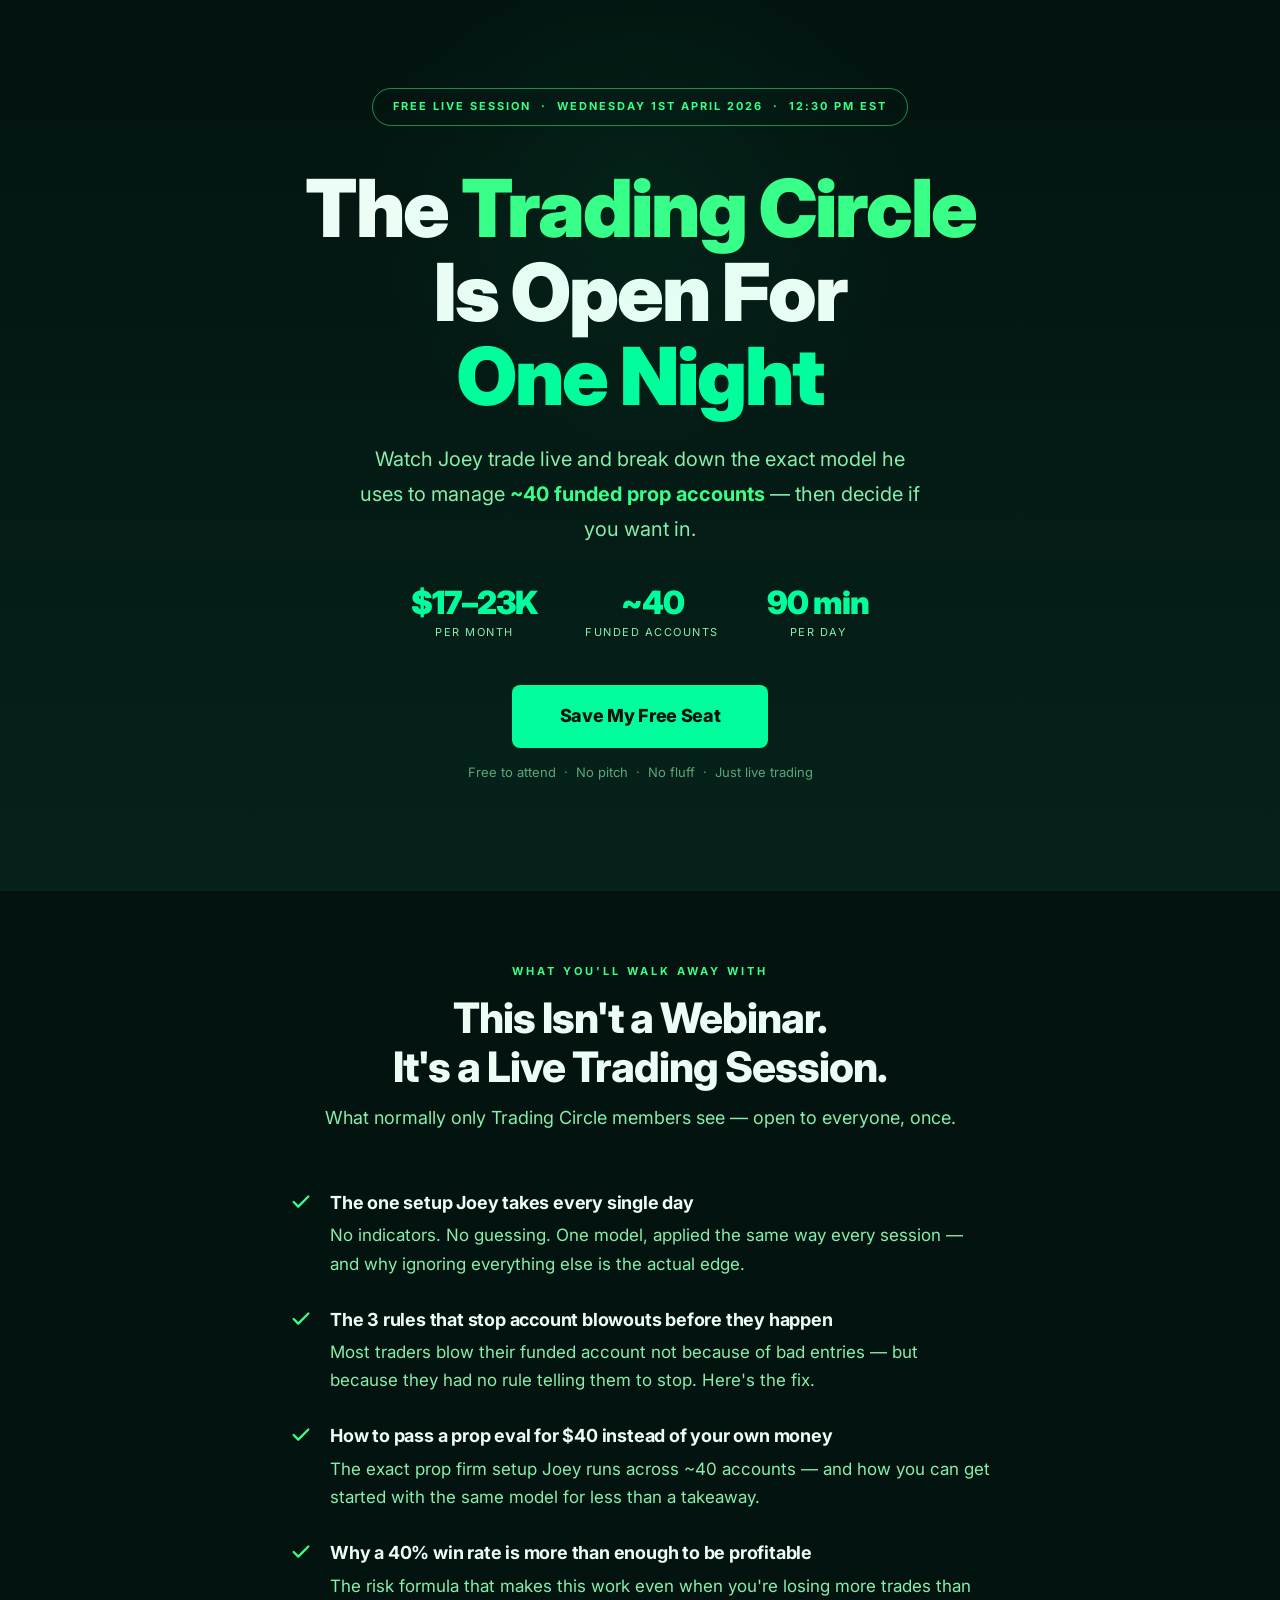
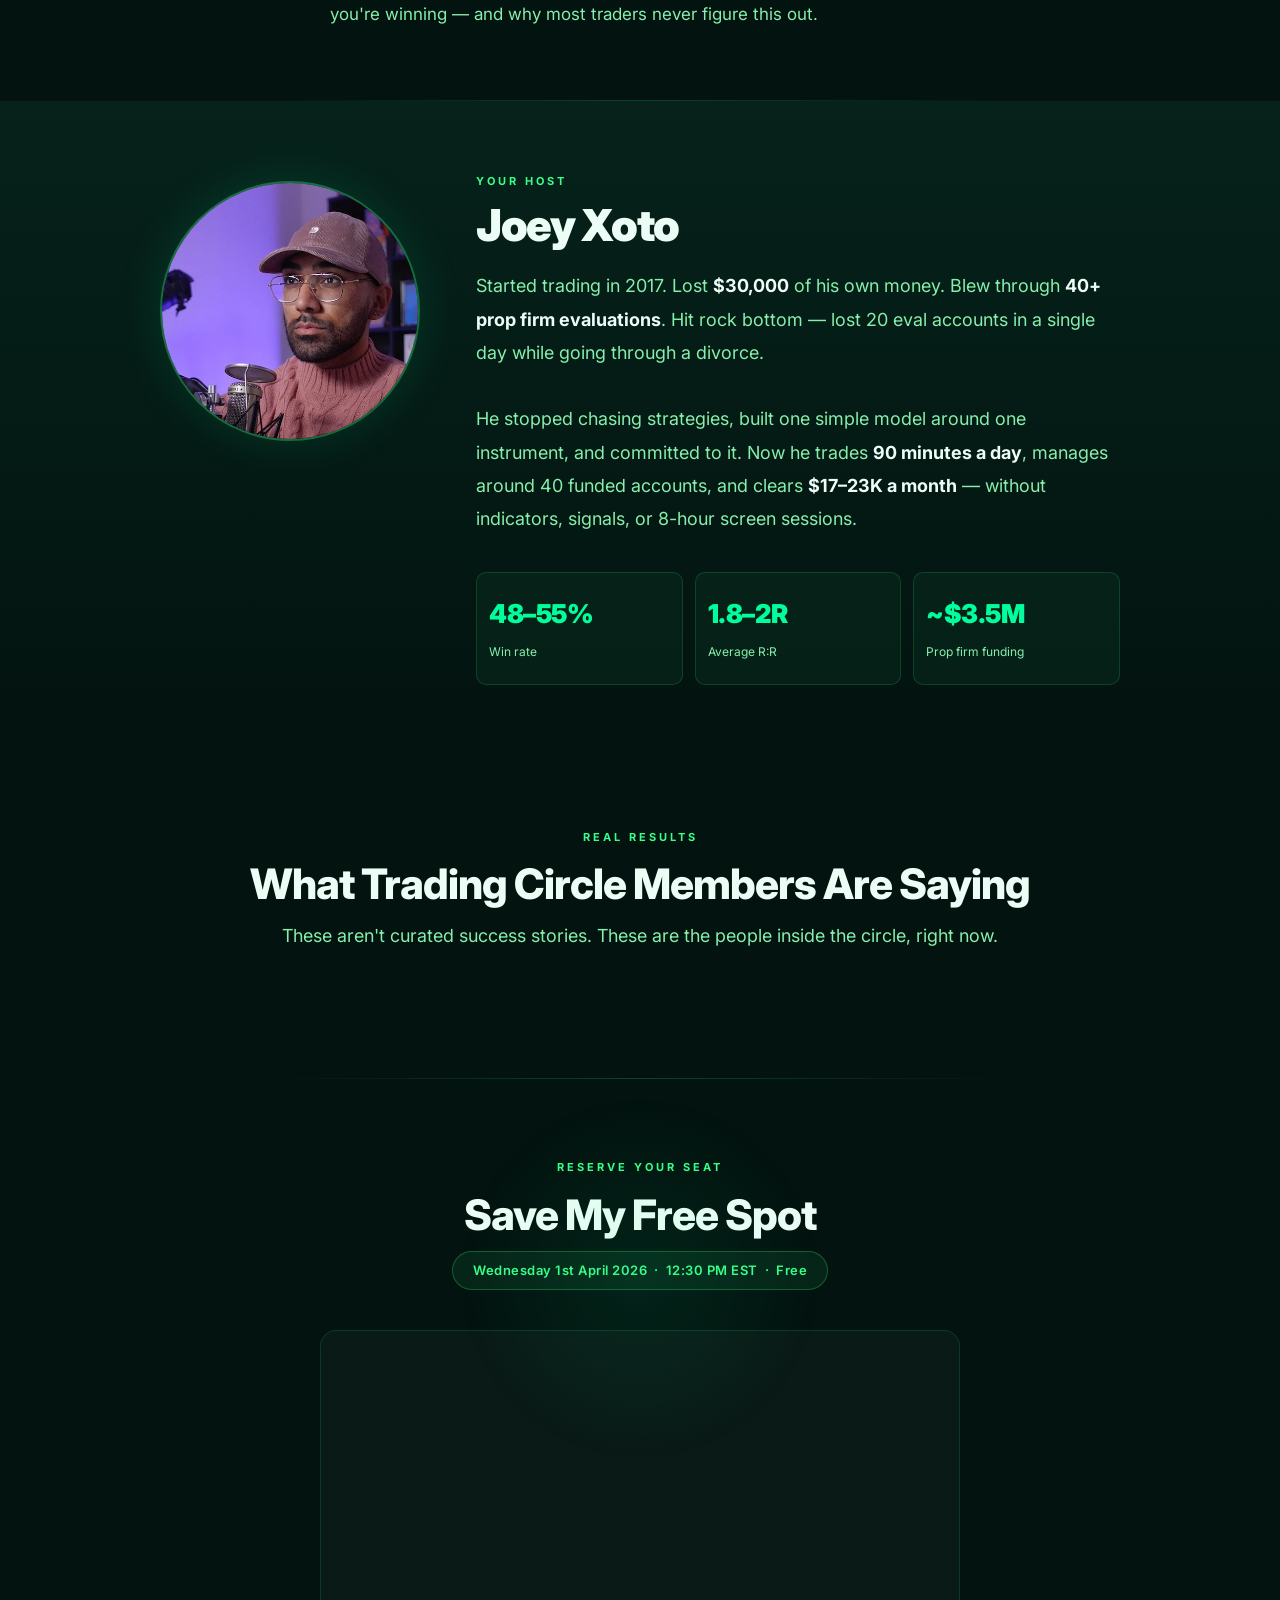
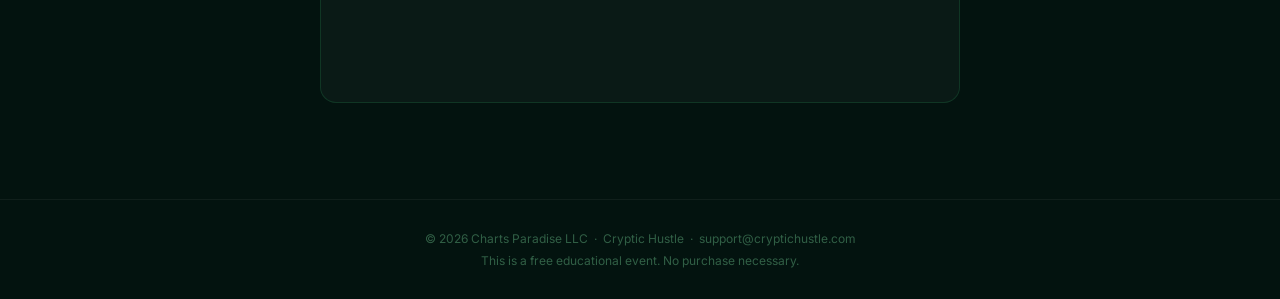
<file: Free Live Masterclass/index.html>
<!DOCTYPE html>
<html lang="en">
<head>
    <meta charset="UTF-8">
    <meta name="viewport" content="width=device-width, initial-scale=1.0">
    <meta name="robots" content="noindex, nofollow">
    <title>Free Live Masterclass — Cryptic Hustle</title>
    <link rel="preconnect" href="https://fonts.googleapis.com">
    <link rel="preconnect" href="https://fonts.gstatic.com" crossorigin>
    <link href="https://fonts.googleapis.com/css2?family=Inter:wght@400;500;600;700;800;900&display=swap" rel="stylesheet">
    <style>
        *, *::before, *::after { box-sizing: border-box; margin: 0; padding: 0; }

        html { scroll-behavior: smooth; }

        body {
            font-family: 'Inter', sans-serif;
            background-color: #03130F;
            color: #ECFDF5;
            line-height: 1.6;
            -webkit-font-smoothing: antialiased;
        }

        /* ─── HERO ─────────────────────────────────────────────── */
        .hero {
            background: linear-gradient(180deg, #03130F 0%, #06221B 100%);
            padding: 64px 20px 80px;
            text-align: center;
            position: relative;
            overflow: hidden;
        }

        .hero::before {
            content: '';
            position: absolute;
            top: -100px;
            left: 50%;
            transform: translateX(-50%);
            width: 600px;
            height: 600px;
            background: radial-gradient(circle, rgba(0,255,156,0.05) 0%, transparent 65%);
            pointer-events: none;
        }

        .event-badge {
            display: inline-block;
            border: 1px solid rgba(57, 255, 136, 0.5);
            color: #39FF88;
            font-size: 11px;
            font-weight: 700;
            letter-spacing: 2px;
            text-transform: uppercase;
            padding: 9px 20px;
            border-radius: 100px;
            margin-bottom: 40px;
        }

        .hero h1 {
            font-size: clamp(40px, 8vw, 80px);
            font-weight: 900;
            line-height: 1.05;
            letter-spacing: -2px;
            margin: 0 auto 24px;
            max-width: 820px;
        }

        .t-white { color: #ECFDF5; }
        .t-green { color: #39FF88; }
        .t-neon  { color: #00FF9C; }

        .hero-sub {
            font-size: clamp(18px, 2.5vw, 20px);
            color: #86EFAC;
            max-width: 560px;
            margin: 0 auto 40px;
            line-height: 1.75;
        }

        .hero-sub strong { color: #39FF88; font-weight: 700; }

        .hero-stats {
            display: flex;
            justify-content: center;
            gap: 48px;
            margin-bottom: 44px;
            flex-wrap: wrap;
        }

        .stat-number {
            display: block;
            font-size: 32px;
            font-weight: 900;
            color: #00FF9C;
            line-height: 1;
            letter-spacing: -1px;
        }

        .stat-label {
            font-size: 11px;
            color: #86EFAC;
            text-transform: uppercase;
            letter-spacing: 1.5px;
            margin-top: 5px;
            display: block;
        }

        /* ─── BUTTONS ───────────────────────────────────────────── */
        .btn-primary {
            display: inline-block;
            background: #00FF9C;
            color: #03130F;
            font-weight: 800;
            font-size: 18px;
            padding: 17px 48px;
            border-radius: 8px;
            text-decoration: none;
            border: none;
            cursor: pointer;
            font-family: 'Inter', sans-serif;
            letter-spacing: -0.3px;
            transition: transform 0.15s ease, box-shadow 0.15s ease;
        }

        .btn-primary:hover {
            transform: translateY(-2px);
            box-shadow: 0 0 32px rgba(0, 255, 156, 0.4);
        }

        .btn-subtext {
            display: block;
            font-size: 13px;
            color: rgba(134, 239, 172, 0.65);
            margin-top: 14px;
        }

        /* ─── SHARED SECTION HELPERS ────────────────────────────── */
        .section-label {
            font-size: 11px;
            font-weight: 700;
            letter-spacing: 3px;
            text-transform: uppercase;
            color: #39FF88;
            margin-bottom: 14px;
        }

        .section-title {
            font-size: clamp(28px, 4.5vw, 42px);
            font-weight: 800;
            color: #ECFDF5;
            letter-spacing: -1px;
            line-height: 1.15;
            margin-bottom: 12px;
        }

        .section-sub {
            color: #86EFAC;
            font-size: 18px;
            margin-bottom: 56px;
            line-height: 1.65;
        }

        /* ─── WHAT YOU'LL LEARN ─────────────────────────────────── */
        .learn-section {
            padding: 72px 20px;
            max-width: 740px;
            margin: 0 auto;
            text-align: center;
        }

        .learn-section .section-label,
        .learn-section .section-title,
        .learn-section .section-sub { text-align: center; }

        .bullets {
            display: flex;
            flex-direction: column;
            gap: 28px;
            text-align: left;
        }

        .bullet-item {
            display: flex;
            gap: 18px;
            align-items: flex-start;
        }

        .bullet-icon {
            flex-shrink: 0;
            width: 22px;
            height: 22px;
            margin-top: 2px;
            color: #39FF88;
        }

        .bullet-text strong {
            display: block;
            font-size: 18px;
            font-weight: 700;
            color: #ECFDF5;
            margin-bottom: 4px;
            letter-spacing: -0.2px;
        }

        .bullet-text span {
            font-size: 17px;
            color: #86EFAC;
            line-height: 1.65;
        }

        /* ─── DIVIDER ───────────────────────────────────────────── */
        .section-divider {
            width: 100%;
            max-width: 740px;
            height: 1px;
            background: linear-gradient(90deg, transparent, rgba(57,255,136,0.2), transparent);
            margin: 0 auto;
        }

        /* ─── ABOUT JOEY ────────────────────────────────────────── */
        .about-section {
            background: linear-gradient(180deg, #06221B 0%, #03130F 100%);
            padding: 72px 20px;
        }

        /* Mobile-first: stacked */
        .about-inner {
            max-width: 960px;
            margin: 0 auto;
            display: flex;
            flex-direction: column;
            align-items: center;
            gap: 40px;
            text-align: center;
        }

        .about-image-col {
            flex-shrink: 0;
        }

        .joey-headshot {
            width: 200px;
            height: 200px;
            object-fit: cover;
            object-position: center top;
            border-radius: 50%;
            border: 2px solid rgba(57, 255, 136, 0.35);
            box-shadow: 0 0 48px rgba(0, 255, 156, 0.12);
            display: block;
            margin: 0 auto;
        }

        .about-text-col {
            width: 100%;
        }

        .about-name {
            font-size: 11px;
            font-weight: 700;
            letter-spacing: 3px;
            text-transform: uppercase;
            color: #39FF88;
            margin-bottom: 10px;
        }

        .about-title {
            font-size: clamp(30px, 5vw, 44px);
            font-weight: 900;
            color: #ECFDF5;
            letter-spacing: -1.5px;
            line-height: 1.1;
            margin-bottom: 20px;
        }

        .about-body {
            font-size: 18px;
            color: #86EFAC;
            line-height: 1.85;
            margin-bottom: 36px;
        }

        .about-body strong { color: #ECFDF5; font-weight: 700; }

        .joey-stats {
            display: grid;
            grid-template-columns: repeat(3, 1fr);
            gap: 12px;
        }

        .joey-stat {
            background: rgba(57, 255, 136, 0.05);
            border: 1px solid rgba(57, 255, 136, 0.15);
            border-radius: 10px;
            padding: 20px 12px;
        }

        .joey-stat-number {
            font-size: 26px;
            font-weight: 900;
            color: #00FF9C;
            display: block;
            letter-spacing: -0.5px;
            margin-bottom: 4px;
        }

        .joey-stat-label {
            font-size: 12px;
            color: #86EFAC;
            line-height: 1.4;
        }

        /* ─── REGISTRATION FORM ─────────────────────────────────── */
        .form-section {
            padding: 80px 20px 96px;
            max-width: 680px;
            margin: 0 auto;
            text-align: center;
            position: relative;
            overflow: hidden;
        }

        .form-section::before {
            content: '';
            position: absolute;
            top: 0;
            left: 50%;
            transform: translateX(-50%);
            width: 400px;
            height: 400px;
            background: radial-gradient(circle, rgba(0,255,156,0.07) 0%, transparent 65%);
            pointer-events: none;
        }

        .form-section .section-label,
        .form-section .section-title { text-align: center; }

        .form-date-pill {
            display: inline-block;
            background: rgba(57, 255, 136, 0.08);
            border: 1px solid rgba(57, 255, 136, 0.25);
            color: #39FF88;
            font-size: 13px;
            font-weight: 600;
            padding: 8px 20px;
            border-radius: 100px;
            margin-bottom: 40px;
            letter-spacing: 0.5px;
        }

        .form-card {
            background: rgba(255,255,255,0.03);
            border: 1px solid rgba(57, 255, 136, 0.12);
            border-radius: 16px;
            padding: 28px 10px;
        }

        .form-embed-wrapper {
            width: 100%;
            min-height: 315px;
        }

        /* ─── TESTIMONIALS ──────────────────────────────────────── */
        .testimonials-section {
            padding: 72px 20px;
            max-width: 1000px;
            margin: 0 auto;
            text-align: center;
        }

        .testimonials-section .section-label,
        .testimonials-section .section-title,
        .testimonials-section .section-sub { text-align: center; }

        .senja-wrapper {
            margin-top: 8px;
        }

        /* ─── FOOTER ────────────────────────────────────────────── */
        footer {
            padding: 28px 20px;
            text-align: center;
            border-top: 1px solid rgba(255,255,255,0.05);
        }

        footer p {
            font-size: 12px;
            color: rgba(134, 239, 172, 0.35);
            line-height: 1.8;
        }

        /* ─── DESKTOP BREAKPOINT (≥768px) ───────────────────────── */
        @media (min-width: 768px) {
            .hero { padding: 88px 20px 108px; }

            .about-inner {
                flex-direction: row;
                align-items: flex-start;
                text-align: left;
                gap: 56px;
            }

            .about-image-col { padding-top: 8px; }

            .joey-headshot {
                width: 260px;
                height: 260px;
                margin: 0;
            }

            .about-name { text-align: left; }
            .about-title { text-align: left; }
            .about-body { text-align: left; }
        }

        /* ─── MOBILE TWEAKS (≤480px) ────────────────────────────── */
        @media (max-width: 480px) {
            .event-badge {
                font-size: 10px;
                letter-spacing: 1px;
                padding: 8px 14px;
            }

            .hero h1 { letter-spacing: -1px; }

            .hero-stats { gap: 24px; }

            .stat-number { font-size: 26px; }

            .btn-primary {
                width: 100%;
                text-align: center;
                padding: 17px 24px;
            }

            .learn-section { padding: 56px 20px; }

            .about-section { padding: 56px 20px; }

            .joey-headshot { width: 160px; height: 160px; }

            .joey-stats { grid-template-columns: 1fr; gap: 10px; }

            .form-section { padding: 56px 16px 72px; }

            .form-card { padding: 20px 6px; }

            .form-date-pill {
                font-size: 12px;
                padding: 7px 14px;
            }
        }
    </style>
</head>
<body>

    <!-- ─── HERO ─────────────────────────────────────────────────── -->
    <section class="hero">
        <div class="event-badge">Free Live Session &nbsp;·&nbsp; Wednesday 1st April 2026 &nbsp;·&nbsp; 12:30 PM EST</div>

        <h1>
            <span class="t-white">The </span><span class="t-green">Trading Circle</span><br>
            <span class="t-white">Is Open For</span><br>
            <span class="t-neon">One Night</span>
        </h1>

        <p class="hero-sub">
            Watch Joey trade live and break down the exact model he uses to manage
            <strong>~40 funded prop accounts</strong> —
            then decide if you want in.
        </p>

        <div class="hero-stats">
            <div>
                <span class="stat-number">$17–23K</span>
                <span class="stat-label">Per month</span>
            </div>
            <div>
                <span class="stat-number">~40</span>
                <span class="stat-label">Funded accounts</span>
            </div>
            <div>
                <span class="stat-number">90 min</span>
                <span class="stat-label">Per day</span>
            </div>
        </div>

        <a href="#register" class="btn-primary">Save My Free Seat</a>
        <span class="btn-subtext">Free to attend &nbsp;·&nbsp; No pitch &nbsp;·&nbsp; No fluff &nbsp;·&nbsp; Just live trading</span>
    </section>

    <!-- ─── WHAT YOU'LL LEARN ─────────────────────────────────────── -->
    <section class="learn-section">
        <p class="section-label">What You'll Walk Away With</p>
        <h2 class="section-title">This Isn't a Webinar.<br>It's a Live Trading Session.</h2>
        <p class="section-sub">What normally only Trading Circle members see — open to everyone, once.</p>

        <div class="bullets">
            <div class="bullet-item">
                <svg class="bullet-icon" viewBox="0 0 24 24" fill="none" stroke="currentColor" stroke-width="2.5" stroke-linecap="round" stroke-linejoin="round">
                    <polyline points="20 6 9 17 4 12"></polyline>
                </svg>
                <div class="bullet-text">
                    <strong>The one setup Joey takes every single day</strong>
                    <span>No indicators. No guessing. One model, applied the same way every session — and why ignoring everything else is the actual edge.</span>
                </div>
            </div>

            <div class="bullet-item">
                <svg class="bullet-icon" viewBox="0 0 24 24" fill="none" stroke="currentColor" stroke-width="2.5" stroke-linecap="round" stroke-linejoin="round">
                    <polyline points="20 6 9 17 4 12"></polyline>
                </svg>
                <div class="bullet-text">
                    <strong>The 3 rules that stop account blowouts before they happen</strong>
                    <span>Most traders blow their funded account not because of bad entries — but because they had no rule telling them to stop. Here's the fix.</span>
                </div>
            </div>

            <div class="bullet-item">
                <svg class="bullet-icon" viewBox="0 0 24 24" fill="none" stroke="currentColor" stroke-width="2.5" stroke-linecap="round" stroke-linejoin="round">
                    <polyline points="20 6 9 17 4 12"></polyline>
                </svg>
                <div class="bullet-text">
                    <strong>How to pass a prop eval for $40 instead of your own money</strong>
                    <span>The exact prop firm setup Joey runs across ~40 accounts — and how you can get started with the same model for less than a takeaway.</span>
                </div>
            </div>

            <div class="bullet-item">
                <svg class="bullet-icon" viewBox="0 0 24 24" fill="none" stroke="currentColor" stroke-width="2.5" stroke-linecap="round" stroke-linejoin="round">
                    <polyline points="20 6 9 17 4 12"></polyline>
                </svg>
                <div class="bullet-text">
                    <strong>Why a 40% win rate is more than enough to be profitable</strong>
                    <span>The risk formula that makes this work even when you're losing more trades than you're winning — and why most traders never figure this out.</span>
                </div>
            </div>
        </div>
    </section>

    <div class="section-divider"></div>

    <!-- ─── ABOUT JOEY ─────────────────────────────────────────────── -->
    <section class="about-section">
        <div class="about-inner">

            <!-- Image — stacked on mobile, left column on desktop -->
            <div class="about-image-col">
                <img src="joey_headshot.jpeg" alt="Joey Xoto" class="joey-headshot">
            </div>

            <!-- Text — full width on mobile, right column on desktop -->
            <div class="about-text-col">
                <p class="about-name">Your Host</p>
                <h2 class="about-title">Joey Xoto</h2>
                <p class="about-body">
                    Started trading in 2017. Lost <strong>$30,000</strong> of his own money.
                    Blew through <strong>40+ prop firm evaluations</strong>.
                    Hit rock bottom — lost 20 eval accounts in a single day while going through a divorce.<br><br>
                    He stopped chasing strategies, built one simple model around one instrument,
                    and committed to it. Now he trades <strong>90 minutes a day</strong>,
                    manages around 40 funded accounts, and clears <strong>$17–23K a month</strong> —
                    without indicators, signals, or 8-hour screen sessions.
                </p>

                <div class="joey-stats">
                    <div class="joey-stat">
                        <span class="joey-stat-number">48–55%</span>
                        <span class="joey-stat-label">Win rate</span>
                    </div>
                    <div class="joey-stat">
                        <span class="joey-stat-number">1.8–2R</span>
                        <span class="joey-stat-label">Average R:R</span>
                    </div>
                    <div class="joey-stat">
                        <span class="joey-stat-number">~$3.5M</span>
                        <span class="joey-stat-label">Prop firm funding</span>
                    </div>
                </div>
            </div>

        </div>
    </section>

    <!-- ─── TESTIMONIALS ─────────────────────────────────────────────── -->
    <section class="testimonials-section">
        <p class="section-label">Real Results</p>
        <h2 class="section-title">What Trading Circle Members Are Saying</h2>
        <p class="section-sub">These aren't curated success stories. These are the people inside the circle, right now.</p>

        <div class="senja-wrapper">
            <script src="https://widget.senja.io/widget/335b11c0-e176-4bae-9e30-80dfed70ca09/platform.js" type="text/javascript" async></script>
            <div class="senja-embed" data-id="335b11c0-e176-4bae-9e30-80dfed70ca09" data-mode="shadow" data-lazyload="false" style="display: block; width: 100%;"></div>
        </div>
    </section>

    <div class="section-divider"></div>

    <!-- ─── REGISTRATION FORM ──────────────────────────────────────── -->
    <section class="form-section" id="register">
        <p class="section-label">Reserve Your Seat</p>
        <h2 class="section-title">Save My Free Spot</h2>

        <span class="form-date-pill">Wednesday 1st April 2026 &nbsp;·&nbsp; 12:30 PM EST &nbsp;·&nbsp; Free</span>

        <div class="form-card">
            <div class="form-embed-wrapper">
                <iframe
                    src="https://api.leadconnectorhq.com/widget/form/qpjm0ltrKGpXYC39CDQH"
                    style="width:100%;height:100%;border:none;border-radius:0px"
                    id="inline-qpjm0ltrKGpXYC39CDQH"
                    data-layout="{'id':'INLINE'}"
                    data-trigger-type="alwaysShow"
                    data-trigger-value=""
                    data-activation-type="alwaysActivated"
                    data-activation-value=""
                    data-deactivation-type="neverDeactivate"
                    data-deactivation-value=""
                    data-form-name="Monthly Live Masterclass - 01 April 2026"
                    data-height="315"
                    data-layout-iframe-id="inline-qpjm0ltrKGpXYC39CDQH"
                    data-form-id="qpjm0ltrKGpXYC39CDQH"
                    title="Monthly Live Masterclass - 01 April 2026"
                ></iframe>
                <script src="https://link.msgsndr.com/js/form_embed.js"></script>
            </div>
        </div>
    </section>

    <!-- ─── FOOTER ─────────────────────────────────────────────────── -->
    <footer>
        <p>© 2026 Charts Paradise LLC &nbsp;·&nbsp; Cryptic Hustle &nbsp;·&nbsp; support@cryptichustle.com</p>
        <p>This is a free educational event. No purchase necessary.</p>
    </footer>

</body>
</html>
</file>
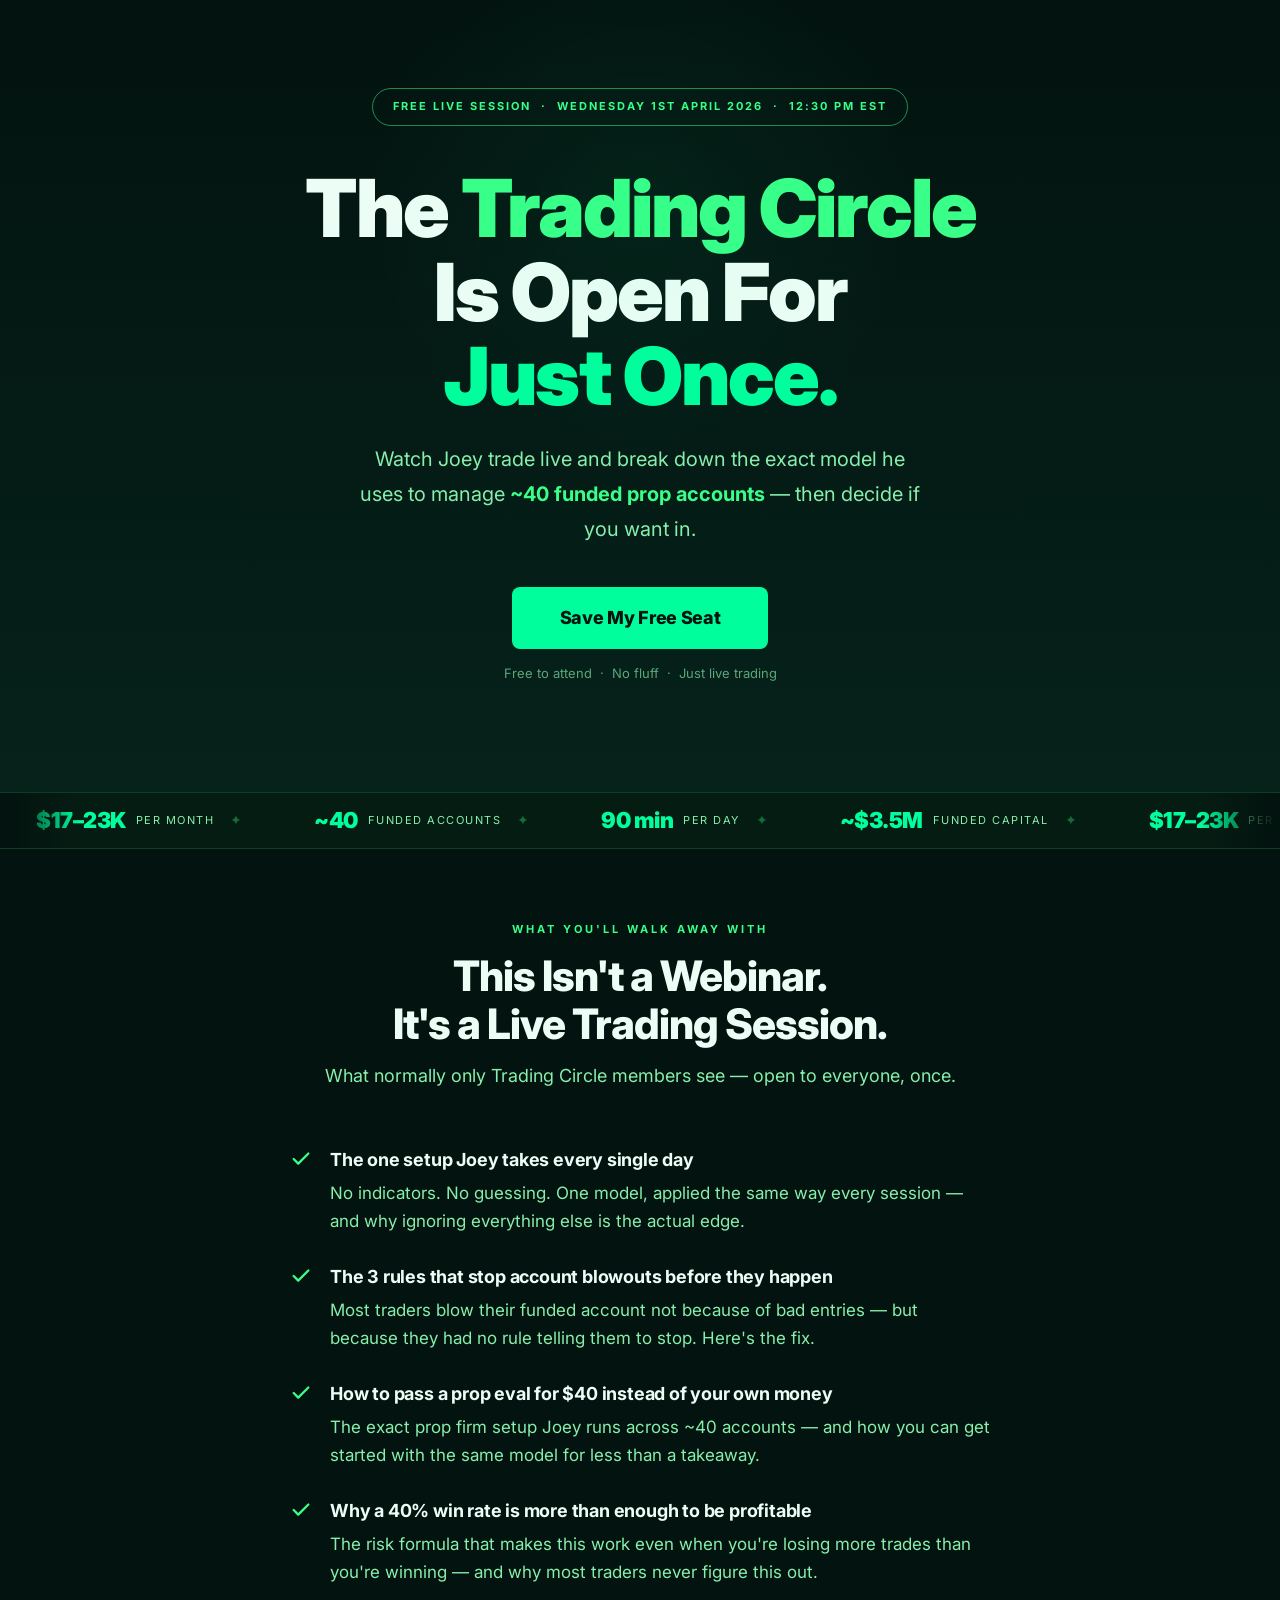
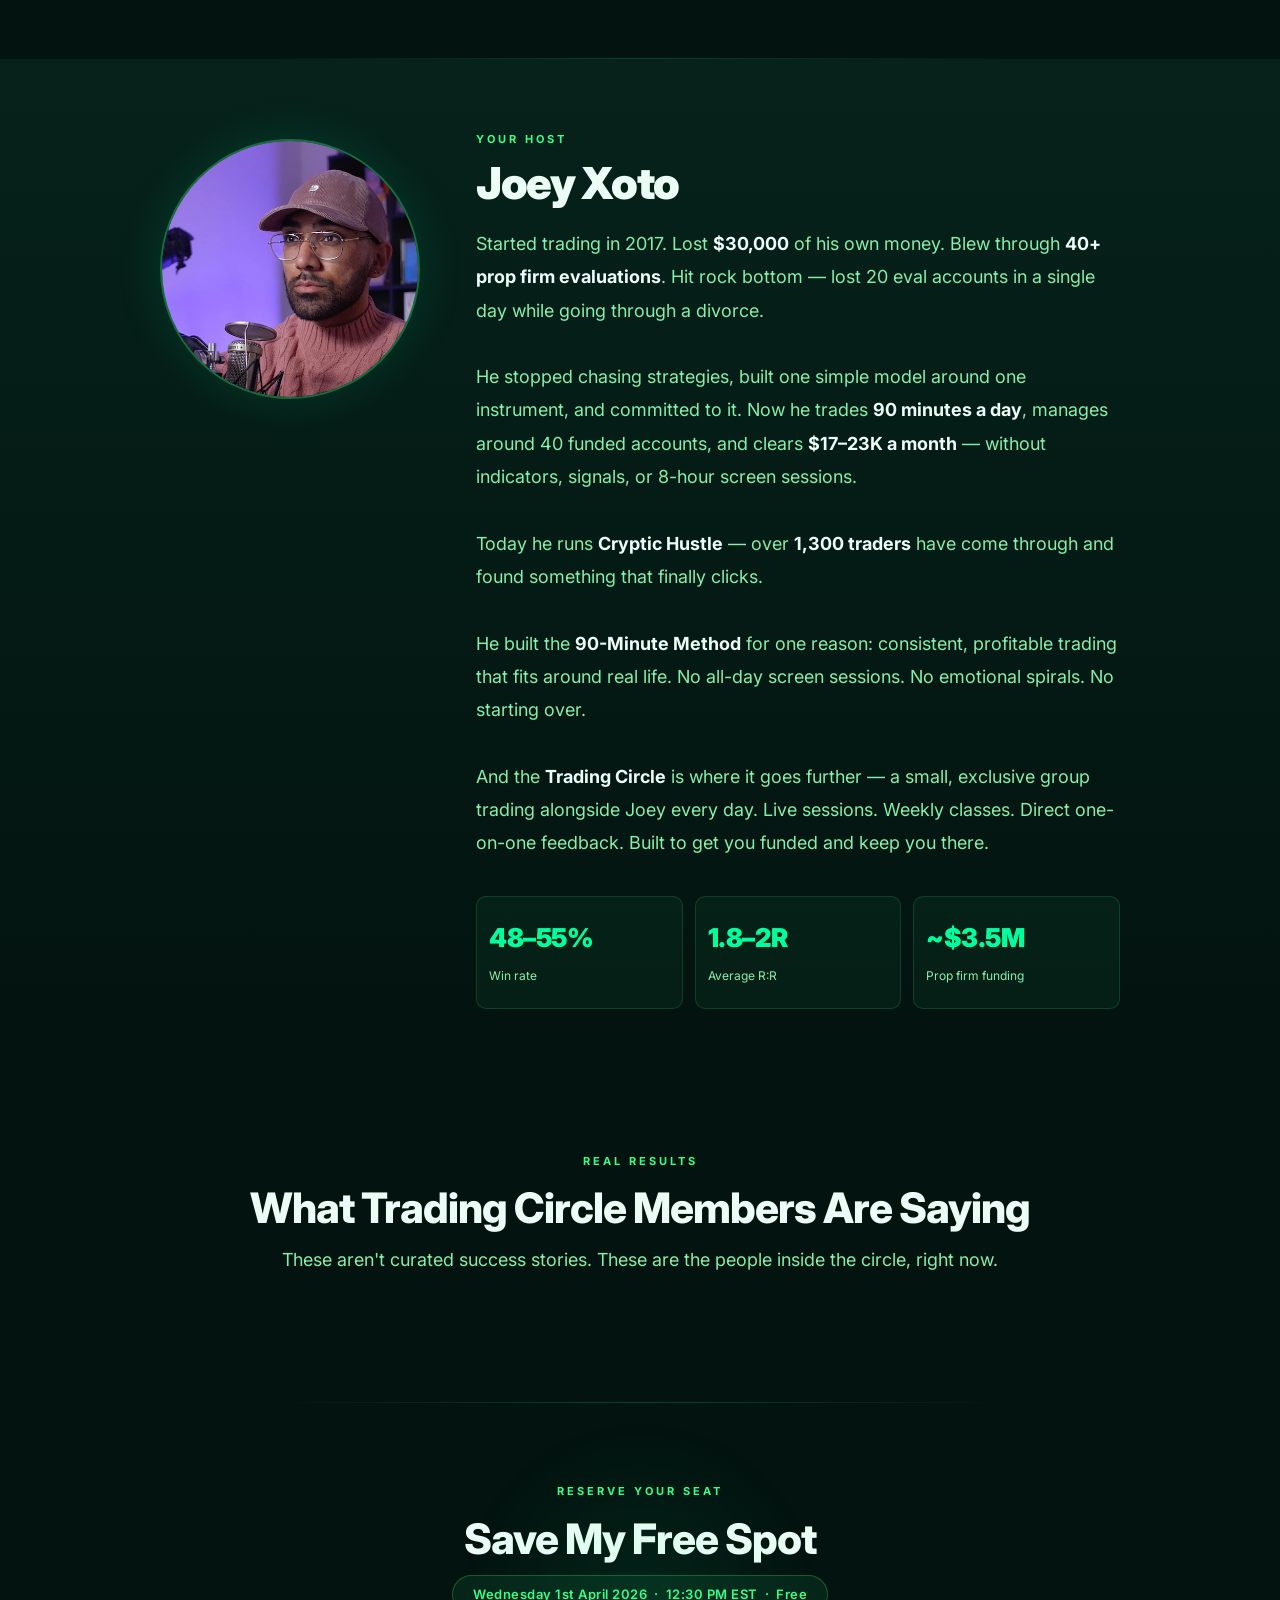
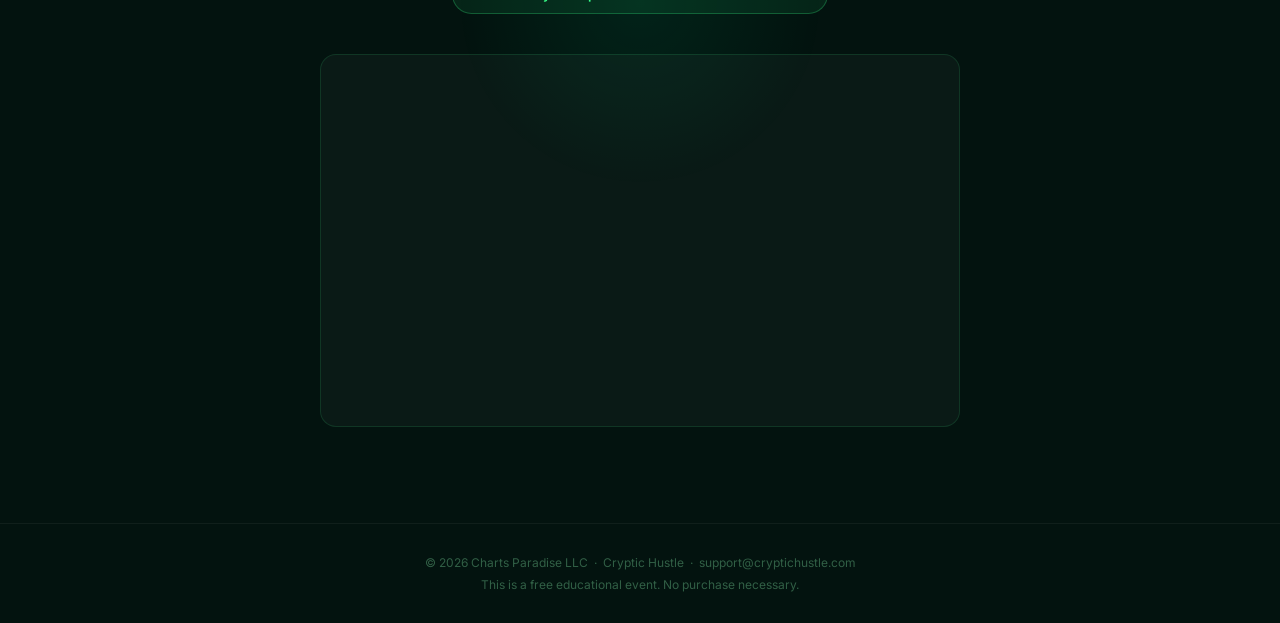
<file: Masterclass/index.html>
<!DOCTYPE html>
<html lang="en">
<head>
    <meta charset="UTF-8">
    <meta name="viewport" content="width=device-width, initial-scale=1.0">
    <!-- ─── SEARCH ENGINE BLOCKING ──────────────────────────────── -->
    <meta name="robots"          content="noindex, nofollow, noarchive, nosnippet, noimageindex, notranslate">
    <meta name="googlebot"       content="noindex, nofollow, noarchive, nosnippet, noimageindex, notranslate">
    <meta name="googlebot-news"  content="noindex, nofollow">
    <meta name="bingbot"         content="noindex, nofollow, noarchive, nosnippet">
    <meta name="slurp"           content="noindex, nofollow, noarchive, nosnippet">
    <meta name="duckduckbot"     content="noindex, nofollow">
    <meta name="yandex"          content="noindex, nofollow, noarchive, nosnippet">
    <meta name="baiduspider"     content="noindex, nofollow">
    <meta name="teoma"           content="noindex, nofollow">
    <meta name="ia_archiver"     content="noindex, nofollow">
    <!-- ──────────────────────────────────────────────────────────── -->
    <title>Free Live Masterclass — Cryptic Hustle</title>
    <link rel="preconnect" href="https://fonts.googleapis.com">
    <link rel="preconnect" href="https://fonts.gstatic.com" crossorigin>
    <link href="https://fonts.googleapis.com/css2?family=Inter:wght@400;500;600;700;800;900&display=swap" rel="stylesheet">
    <style>
        *, *::before, *::after { box-sizing: border-box; margin: 0; padding: 0; }

        html { scroll-behavior: smooth; }

        body {
            font-family: 'Inter', sans-serif;
            background-color: #03130F;
            color: #ECFDF5;
            line-height: 1.6;
            -webkit-font-smoothing: antialiased;
        }

        /* ─── HERO ─────────────────────────────────────────────── */
        .hero {
            background: linear-gradient(180deg, #03130F 0%, #06221B 100%);
            padding: 64px 20px 80px;
            text-align: center;
            position: relative;
            overflow: hidden;
        }

        .hero::before {
            content: '';
            position: absolute;
            top: -100px;
            left: 50%;
            transform: translateX(-50%);
            width: 600px;
            height: 600px;
            background: radial-gradient(circle, rgba(0,255,156,0.05) 0%, transparent 65%);
            pointer-events: none;
        }

        .event-badge {
            display: inline-block;
            border: 1px solid rgba(57, 255, 136, 0.5);
            color: #39FF88;
            font-size: 11px;
            font-weight: 700;
            letter-spacing: 2px;
            text-transform: uppercase;
            padding: 9px 20px;
            border-radius: 100px;
            margin-bottom: 40px;
        }

        .hero h1 {
            font-size: clamp(40px, 8vw, 80px);
            font-weight: 900;
            line-height: 1.05;
            letter-spacing: -2px;
            margin: 0 auto 24px;
            max-width: 820px;
        }

        .t-white { color: #ECFDF5; }
        .t-green { color: #39FF88; }
        .t-neon  { color: #00FF9C; }

        .hero-sub {
            font-size: clamp(18px, 2.5vw, 20px);
            color: #86EFAC;
            max-width: 560px;
            margin: 0 auto 40px;
            line-height: 1.75;
        }

        .hero-sub strong { color: #39FF88; font-weight: 700; }

        /* ─── STATS TICKER ─────────────────────────────────────── */
        .ticker-wrap {
            width: 100%;
            overflow: hidden;
            border-top: 1px solid rgba(57, 255, 136, 0.15);
            border-bottom: 1px solid rgba(57, 255, 136, 0.15);
            background: rgba(57, 255, 136, 0.04);
            padding: 16px 0;
            position: relative;
        }

        .ticker-wrap::before,
        .ticker-wrap::after {
            content: '';
            position: absolute;
            top: 0;
            width: 80px;
            height: 100%;
            z-index: 2;
            pointer-events: none;
        }

        .ticker-wrap::before { left: 0;  background: linear-gradient(90deg,  #03130F, transparent); }
        .ticker-wrap::after  { right: 0; background: linear-gradient(-90deg, #03130F, transparent); }

        .ticker-track {
            display: flex;
            width: max-content;
            animation: ticker-scroll 22s linear infinite;
        }

        @keyframes ticker-scroll {
            0%   { transform: translateX(0); }
            100% { transform: translateX(-50%); }
        }

        .ticker-item {
            display: flex;
            align-items: center;
            gap: 10px;
            padding: 0 36px;
            white-space: nowrap;
        }

        .ticker-number {
            font-size: 22px;
            font-weight: 900;
            color: #00FF9C;
            letter-spacing: -0.5px;
            line-height: 1;
        }

        .ticker-label {
            font-size: 11px;
            color: #86EFAC;
            text-transform: uppercase;
            letter-spacing: 1.5px;
        }

        .ticker-sep {
            color: rgba(57, 255, 136, 0.35);
            font-size: 14px;
            padding-left: 6px;
        }

        /* ─── STICKY MOBILE CTA ─────────────────────────────────── */
        .sticky-cta {
            position: fixed;
            bottom: 0;
            left: 0;
            right: 0;
            z-index: 200;
            background: rgba(3, 19, 15, 0.96);
            backdrop-filter: blur(14px);
            -webkit-backdrop-filter: blur(14px);
            border-top: 1px solid rgba(57, 255, 136, 0.2);
            padding: 12px 20px;
            padding-bottom: calc(12px + env(safe-area-inset-bottom));
            opacity: 0;
            transform: translateY(100%);
            transition: opacity 0.3s ease, transform 0.3s ease;
            pointer-events: none;
        }

        .sticky-cta.visible {
            opacity: 1;
            transform: translateY(0);
            pointer-events: auto;
        }

        .sticky-cta-inner {
            max-width: 480px;
            margin: 0 auto;
        }

        .sticky-cta .btn-primary {
            width: 100%;
            text-align: center;
            padding: 15px 24px;
            font-size: 16px;
        }

        @media (min-width: 768px) {
            .sticky-cta { display: none !important; }
        }

        /* ─── BUTTONS ───────────────────────────────────────────── */
        .btn-primary {
            display: inline-block;
            background: #00FF9C;
            color: #03130F;
            font-weight: 800;
            font-size: 18px;
            padding: 17px 48px;
            border-radius: 8px;
            text-decoration: none;
            border: none;
            cursor: pointer;
            font-family: 'Inter', sans-serif;
            letter-spacing: -0.3px;
            transition: transform 0.15s ease, box-shadow 0.15s ease;
        }

        .btn-primary:hover {
            transform: translateY(-2px);
            box-shadow: 0 0 32px rgba(0, 255, 156, 0.4);
        }

        .btn-subtext {
            display: block;
            font-size: 13px;
            color: rgba(134, 239, 172, 0.65);
            margin-top: 14px;
        }

        /* ─── SHARED SECTION HELPERS ────────────────────────────── */
        .section-label {
            font-size: 11px;
            font-weight: 700;
            letter-spacing: 3px;
            text-transform: uppercase;
            color: #39FF88;
            margin-bottom: 14px;
        }

        .section-title {
            font-size: clamp(28px, 4.5vw, 42px);
            font-weight: 800;
            color: #ECFDF5;
            letter-spacing: -1px;
            line-height: 1.15;
            margin-bottom: 12px;
        }

        .section-sub {
            color: #86EFAC;
            font-size: 18px;
            margin-bottom: 56px;
            line-height: 1.65;
        }

        /* ─── WHAT YOU'LL LEARN ─────────────────────────────────── */
        .learn-section {
            padding: 72px 20px;
            max-width: 740px;
            margin: 0 auto;
            text-align: center;
        }

        .learn-section .section-label,
        .learn-section .section-title,
        .learn-section .section-sub { text-align: center; }

        .bullets {
            display: flex;
            flex-direction: column;
            gap: 28px;
            text-align: left;
        }

        .bullet-item {
            display: flex;
            gap: 18px;
            align-items: flex-start;
        }

        .bullet-icon {
            flex-shrink: 0;
            width: 22px;
            height: 22px;
            margin-top: 2px;
            color: #39FF88;
        }

        .bullet-text strong {
            display: block;
            font-size: 18px;
            font-weight: 700;
            color: #ECFDF5;
            margin-bottom: 4px;
            letter-spacing: -0.2px;
        }

        .bullet-text span {
            font-size: 17px;
            color: #86EFAC;
            line-height: 1.65;
        }

        /* ─── DIVIDER ───────────────────────────────────────────── */
        .section-divider {
            width: 100%;
            max-width: 740px;
            height: 1px;
            background: linear-gradient(90deg, transparent, rgba(57,255,136,0.2), transparent);
            margin: 0 auto;
        }

        /* ─── ABOUT JOEY ────────────────────────────────────────── */
        .about-section {
            background: linear-gradient(180deg, #06221B 0%, #03130F 100%);
            padding: 72px 20px;
        }

        /* Mobile-first: stacked */
        .about-inner {
            max-width: 960px;
            margin: 0 auto;
            display: flex;
            flex-direction: column;
            align-items: center;
            gap: 40px;
            text-align: center;
        }

        .about-image-col {
            flex-shrink: 0;
        }

        .joey-headshot {
            width: 200px;
            height: 200px;
            object-fit: cover;
            object-position: center top;
            border-radius: 50%;
            border: 2px solid rgba(57, 255, 136, 0.35);
            box-shadow: 0 0 48px rgba(0, 255, 156, 0.12);
            display: block;
            margin: 0 auto;
        }

        .about-text-col {
            width: 100%;
        }

        .about-name {
            font-size: 11px;
            font-weight: 700;
            letter-spacing: 3px;
            text-transform: uppercase;
            color: #39FF88;
            margin-bottom: 10px;
        }

        .about-title {
            font-size: clamp(30px, 5vw, 44px);
            font-weight: 900;
            color: #ECFDF5;
            letter-spacing: -1.5px;
            line-height: 1.1;
            margin-bottom: 20px;
        }

        .about-body {
            font-size: 18px;
            color: #86EFAC;
            line-height: 1.85;
            margin-bottom: 36px;
        }

        .about-body strong { color: #ECFDF5; font-weight: 700; }

        .joey-stats {
            display: grid;
            grid-template-columns: repeat(3, 1fr);
            gap: 12px;
        }

        .joey-stat {
            background: rgba(57, 255, 136, 0.05);
            border: 1px solid rgba(57, 255, 136, 0.15);
            border-radius: 10px;
            padding: 20px 12px;
        }

        .joey-stat-number {
            font-size: 26px;
            font-weight: 900;
            color: #00FF9C;
            display: block;
            letter-spacing: -0.5px;
            margin-bottom: 4px;
        }

        .joey-stat-label {
            font-size: 12px;
            color: #86EFAC;
            line-height: 1.4;
        }

        /* ─── REGISTRATION FORM ─────────────────────────────────── */
        .form-section {
            padding: 80px 20px 96px;
            max-width: 680px;
            margin: 0 auto;
            text-align: center;
            position: relative;
            overflow: hidden;
        }

        .form-section::before {
            content: '';
            position: absolute;
            top: 0;
            left: 50%;
            transform: translateX(-50%);
            width: 400px;
            height: 400px;
            background: radial-gradient(circle, rgba(0,255,156,0.07) 0%, transparent 65%);
            pointer-events: none;
        }

        .form-section .section-label,
        .form-section .section-title { text-align: center; }

        .form-date-pill {
            display: inline-block;
            background: rgba(57, 255, 136, 0.08);
            border: 1px solid rgba(57, 255, 136, 0.25);
            color: #39FF88;
            font-size: 13px;
            font-weight: 600;
            padding: 8px 20px;
            border-radius: 100px;
            margin-bottom: 40px;
            letter-spacing: 0.5px;
        }

        .form-card {
            background: rgba(255,255,255,0.03);
            border: 1px solid rgba(57, 255, 136, 0.12);
            border-radius: 16px;
            padding: 28px 10px;
        }

        .form-embed-wrapper {
            width: 100%;
            min-height: 315px;
        }

        /* ─── TESTIMONIALS ──────────────────────────────────────── */
        .testimonials-section {
            padding: 72px 20px;
            max-width: 1000px;
            margin: 0 auto;
            text-align: center;
        }

        .testimonials-section .section-label,
        .testimonials-section .section-title,
        .testimonials-section .section-sub { text-align: center; }

        .senja-wrapper {
            margin-top: 8px;
        }

        /* ─── FOOTER ────────────────────────────────────────────── */
        footer {
            padding: 28px 20px;
            text-align: center;
            border-top: 1px solid rgba(255,255,255,0.05);
        }

        footer p {
            font-size: 12px;
            color: rgba(134, 239, 172, 0.35);
            line-height: 1.8;
        }

        /* ─── DESKTOP BREAKPOINT (≥768px) ───────────────────────── */
        @media (min-width: 768px) {
            .hero { padding: 88px 20px 108px; }

            .about-inner {
                flex-direction: row;
                align-items: flex-start;
                text-align: left;
                gap: 56px;
            }

            .about-image-col { padding-top: 8px; }

            .joey-headshot {
                width: 260px;
                height: 260px;
                margin: 0;
            }

            .about-name { text-align: left; }
            .about-title { text-align: left; }
            .about-body { text-align: left; }
        }

        /* ─── MOBILE TWEAKS (≤480px) ────────────────────────────── */
        @media (max-width: 480px) {
            .event-badge {
                font-size: 10px;
                letter-spacing: 1px;
                padding: 8px 14px;
            }

            .hero h1 { letter-spacing: -1px; }

            .btn-primary {
                width: 100%;
                text-align: center;
                padding: 17px 24px;
            }

            .learn-section { padding: 56px 20px; }

            .about-section { padding: 56px 20px; }

            .joey-headshot { width: 160px; height: 160px; }

            .joey-stats { grid-template-columns: 1fr; gap: 10px; }

            .form-section { padding: 56px 16px 72px; }

            .form-card { padding: 20px 6px; }

            .form-date-pill {
                font-size: 12px;
                padding: 7px 14px;
            }
        }
    </style>
</head>
<body>

    <!-- ─── HERO ─────────────────────────────────────────────────── -->
    <section class="hero">
        <div class="event-badge">Free Live Session &nbsp;·&nbsp; Wednesday 1st April 2026 &nbsp;·&nbsp; 12:30 PM EST</div>

        <h1>
            <span class="t-white">The </span><span class="t-green">Trading Circle</span><br>
            <span class="t-white">Is Open For</span><br>
            <span class="t-neon">Just Once.</span>
        </h1>

        <p class="hero-sub">
            Watch Joey trade live and break down the exact model he uses to manage
            <strong>~40 funded prop accounts</strong> —
            then decide if you want in.
        </p>

        <a href="#register" class="btn-primary">Save My Free Seat</a>
        <span class="btn-subtext">Free to attend &nbsp;·&nbsp; No fluff &nbsp;·&nbsp; Just live trading</span>
    </section>

    <!-- ─── STATS TICKER ────────────────────────────────────────────── -->
    <div class="ticker-wrap" aria-hidden="true">
        <div class="ticker-track">
            <!-- Set 1 -->
            <div class="ticker-item">
                <span class="ticker-number">$17–23K</span>
                <span class="ticker-label">Per month</span>
                <span class="ticker-sep">✦</span>
            </div>
            <div class="ticker-item">
                <span class="ticker-number">~40</span>
                <span class="ticker-label">Funded accounts</span>
                <span class="ticker-sep">✦</span>
            </div>
            <div class="ticker-item">
                <span class="ticker-number">90 min</span>
                <span class="ticker-label">Per day</span>
                <span class="ticker-sep">✦</span>
            </div>
            <div class="ticker-item">
                <span class="ticker-number">~$3.5M</span>
                <span class="ticker-label">Funded capital</span>
                <span class="ticker-sep">✦</span>
            </div>
            <!-- Set 2 (duplicate for seamless loop) -->
            <div class="ticker-item">
                <span class="ticker-number">$17–23K</span>
                <span class="ticker-label">Per month</span>
                <span class="ticker-sep">✦</span>
            </div>
            <div class="ticker-item">
                <span class="ticker-number">~40</span>
                <span class="ticker-label">Funded accounts</span>
                <span class="ticker-sep">✦</span>
            </div>
            <div class="ticker-item">
                <span class="ticker-number">90 min</span>
                <span class="ticker-label">Per day</span>
                <span class="ticker-sep">✦</span>
            </div>
            <div class="ticker-item">
                <span class="ticker-number">~$3.5M</span>
                <span class="ticker-label">Funded capital</span>
                <span class="ticker-sep">✦</span>
            </div>
        </div>
    </div>

    <!-- ─── WHAT YOU'LL LEARN ─────────────────────────────────────── -->
    <section class="learn-section">
        <p class="section-label">What You'll Walk Away With</p>
        <h2 class="section-title">This Isn't a Webinar.<br>It's a Live Trading Session.</h2>
        <p class="section-sub">What normally only Trading Circle members see — open to everyone, once.</p>

        <div class="bullets">
            <div class="bullet-item">
                <svg class="bullet-icon" viewBox="0 0 24 24" fill="none" stroke="currentColor" stroke-width="2.5" stroke-linecap="round" stroke-linejoin="round">
                    <polyline points="20 6 9 17 4 12"></polyline>
                </svg>
                <div class="bullet-text">
                    <strong>The one setup Joey takes every single day</strong>
                    <span>No indicators. No guessing. One model, applied the same way every session — and why ignoring everything else is the actual edge.</span>
                </div>
            </div>

            <div class="bullet-item">
                <svg class="bullet-icon" viewBox="0 0 24 24" fill="none" stroke="currentColor" stroke-width="2.5" stroke-linecap="round" stroke-linejoin="round">
                    <polyline points="20 6 9 17 4 12"></polyline>
                </svg>
                <div class="bullet-text">
                    <strong>The 3 rules that stop account blowouts before they happen</strong>
                    <span>Most traders blow their funded account not because of bad entries — but because they had no rule telling them to stop. Here's the fix.</span>
                </div>
            </div>

            <div class="bullet-item">
                <svg class="bullet-icon" viewBox="0 0 24 24" fill="none" stroke="currentColor" stroke-width="2.5" stroke-linecap="round" stroke-linejoin="round">
                    <polyline points="20 6 9 17 4 12"></polyline>
                </svg>
                <div class="bullet-text">
                    <strong>How to pass a prop eval for $40 instead of your own money</strong>
                    <span>The exact prop firm setup Joey runs across ~40 accounts — and how you can get started with the same model for less than a takeaway.</span>
                </div>
            </div>

            <div class="bullet-item">
                <svg class="bullet-icon" viewBox="0 0 24 24" fill="none" stroke="currentColor" stroke-width="2.5" stroke-linecap="round" stroke-linejoin="round">
                    <polyline points="20 6 9 17 4 12"></polyline>
                </svg>
                <div class="bullet-text">
                    <strong>Why a 40% win rate is more than enough to be profitable</strong>
                    <span>The risk formula that makes this work even when you're losing more trades than you're winning — and why most traders never figure this out.</span>
                </div>
            </div>
        </div>
    </section>

    <div class="section-divider"></div>

    <!-- ─── ABOUT JOEY ─────────────────────────────────────────────── -->
    <section class="about-section">
        <div class="about-inner">

            <!-- Image — stacked on mobile, left column on desktop -->
            <div class="about-image-col">
                <img src="joey_headshot.jpeg" alt="Joey Xoto" class="joey-headshot">
            </div>

            <!-- Text — full width on mobile, right column on desktop -->
            <div class="about-text-col">
                <p class="about-name">Your Host</p>
                <h2 class="about-title">Joey Xoto</h2>
                <p class="about-body">
                    Started trading in 2017. Lost <strong>$30,000</strong> of his own money.
                    Blew through <strong>40+ prop firm evaluations</strong>.
                    Hit rock bottom — lost 20 eval accounts in a single day while going through a divorce.<br><br>
                    He stopped chasing strategies, built one simple model around one instrument,
                    and committed to it. Now he trades <strong>90 minutes a day</strong>,
                    manages around 40 funded accounts, and clears <strong>$17–23K a month</strong> —
                    without indicators, signals, or 8-hour screen sessions.<br><br>
                    Today he runs <strong>Cryptic Hustle</strong> — over <strong>1,300 traders</strong>
                    have come through and found something that finally clicks.<br><br>
                    He built the <strong>90-Minute Method</strong> for one reason: consistent,
                    profitable trading that fits around real life. No all-day screen sessions.
                    No emotional spirals. No starting over.<br><br>
                    And the <strong>Trading Circle</strong> is where it goes further — a small,
                    exclusive group trading alongside Joey every day. Live sessions. Weekly classes.
                    Direct one-on-one feedback. Built to get you funded and keep you there.
                </p>

                <div class="joey-stats">
                    <div class="joey-stat">
                        <span class="joey-stat-number">48–55%</span>
                        <span class="joey-stat-label">Win rate</span>
                    </div>
                    <div class="joey-stat">
                        <span class="joey-stat-number">1.8–2R</span>
                        <span class="joey-stat-label">Average R:R</span>
                    </div>
                    <div class="joey-stat">
                        <span class="joey-stat-number">~$3.5M</span>
                        <span class="joey-stat-label">Prop firm funding</span>
                    </div>
                </div>
            </div>

        </div>
    </section>

    <!-- ─── TESTIMONIALS ─────────────────────────────────────────────── -->
    <section class="testimonials-section">
        <p class="section-label">Real Results</p>
        <h2 class="section-title">What Trading Circle Members Are Saying</h2>
        <p class="section-sub">These aren't curated success stories. These are the people inside the circle, right now.</p>

        <div class="senja-wrapper">
            <script src="https://widget.senja.io/widget/335b11c0-e176-4bae-9e30-80dfed70ca09/platform.js" type="text/javascript" async></script>
            <div class="senja-embed" data-id="335b11c0-e176-4bae-9e30-80dfed70ca09" data-mode="shadow" data-lazyload="false" style="display: block; width: 100%;"></div>
        </div>
    </section>

    <div class="section-divider"></div>

    <!-- ─── REGISTRATION FORM ──────────────────────────────────────── -->
    <section class="form-section" id="register">
        <p class="section-label">Reserve Your Seat</p>
        <h2 class="section-title">Save My Free Spot</h2>

        <span class="form-date-pill">Wednesday 1st April 2026 &nbsp;·&nbsp; 12:30 PM EST &nbsp;·&nbsp; Free</span>

        <div class="form-card">
            <div class="form-embed-wrapper">
                <iframe
                    src="https://api.leadconnectorhq.com/widget/form/qpjm0ltrKGpXYC39CDQH"
                    style="width:100%;height:100%;border:none;border-radius:0px"
                    id="inline-qpjm0ltrKGpXYC39CDQH"
                    data-layout="{'id':'INLINE'}"
                    data-trigger-type="alwaysShow"
                    data-trigger-value=""
                    data-activation-type="alwaysActivated"
                    data-activation-value=""
                    data-deactivation-type="neverDeactivate"
                    data-deactivation-value=""
                    data-form-name="Monthly Live Masterclass - 01 April 2026"
                    data-height="315"
                    data-layout-iframe-id="inline-qpjm0ltrKGpXYC39CDQH"
                    data-form-id="qpjm0ltrKGpXYC39CDQH"
                    title="Monthly Live Masterclass - 01 April 2026"
                ></iframe>
                <script src="https://link.msgsndr.com/js/form_embed.js"></script>
            </div>
        </div>
    </section>

    <!-- ─── STICKY MOBILE CTA ─────────────────────────────────────── -->
    <div class="sticky-cta" id="sticky-cta">
        <div class="sticky-cta-inner">
            <a href="#register" class="btn-primary">Save My Free Seat</a>
        </div>
    </div>

    <!-- ─── FOOTER ─────────────────────────────────────────────────── -->
    <footer>
        <p>© 2026 Charts Paradise LLC &nbsp;·&nbsp; Cryptic Hustle &nbsp;·&nbsp; support@cryptichustle.com</p>
        <p>This is a free educational event. No purchase necessary.</p>
    </footer>

    <script>
        (function () {
            var hero = document.querySelector('.hero');
            var form = document.getElementById('register');
            var bar  = document.getElementById('sticky-cta');
            if (!hero || !form || !bar) return;

            var heroVisible = true;
            var formVisible = false;

            function update() {
                bar.classList.toggle('visible', !heroVisible && !formVisible);
            }

            var io = new IntersectionObserver(function (entries) {
                entries.forEach(function (e) {
                    if (e.target === hero) heroVisible = e.isIntersecting;
                    if (e.target === form) formVisible = e.isIntersecting;
                });
                update();
            }, { threshold: 0 });

            io.observe(hero);
            io.observe(form);
        }());
    </script>

</body>
</html>
</file>
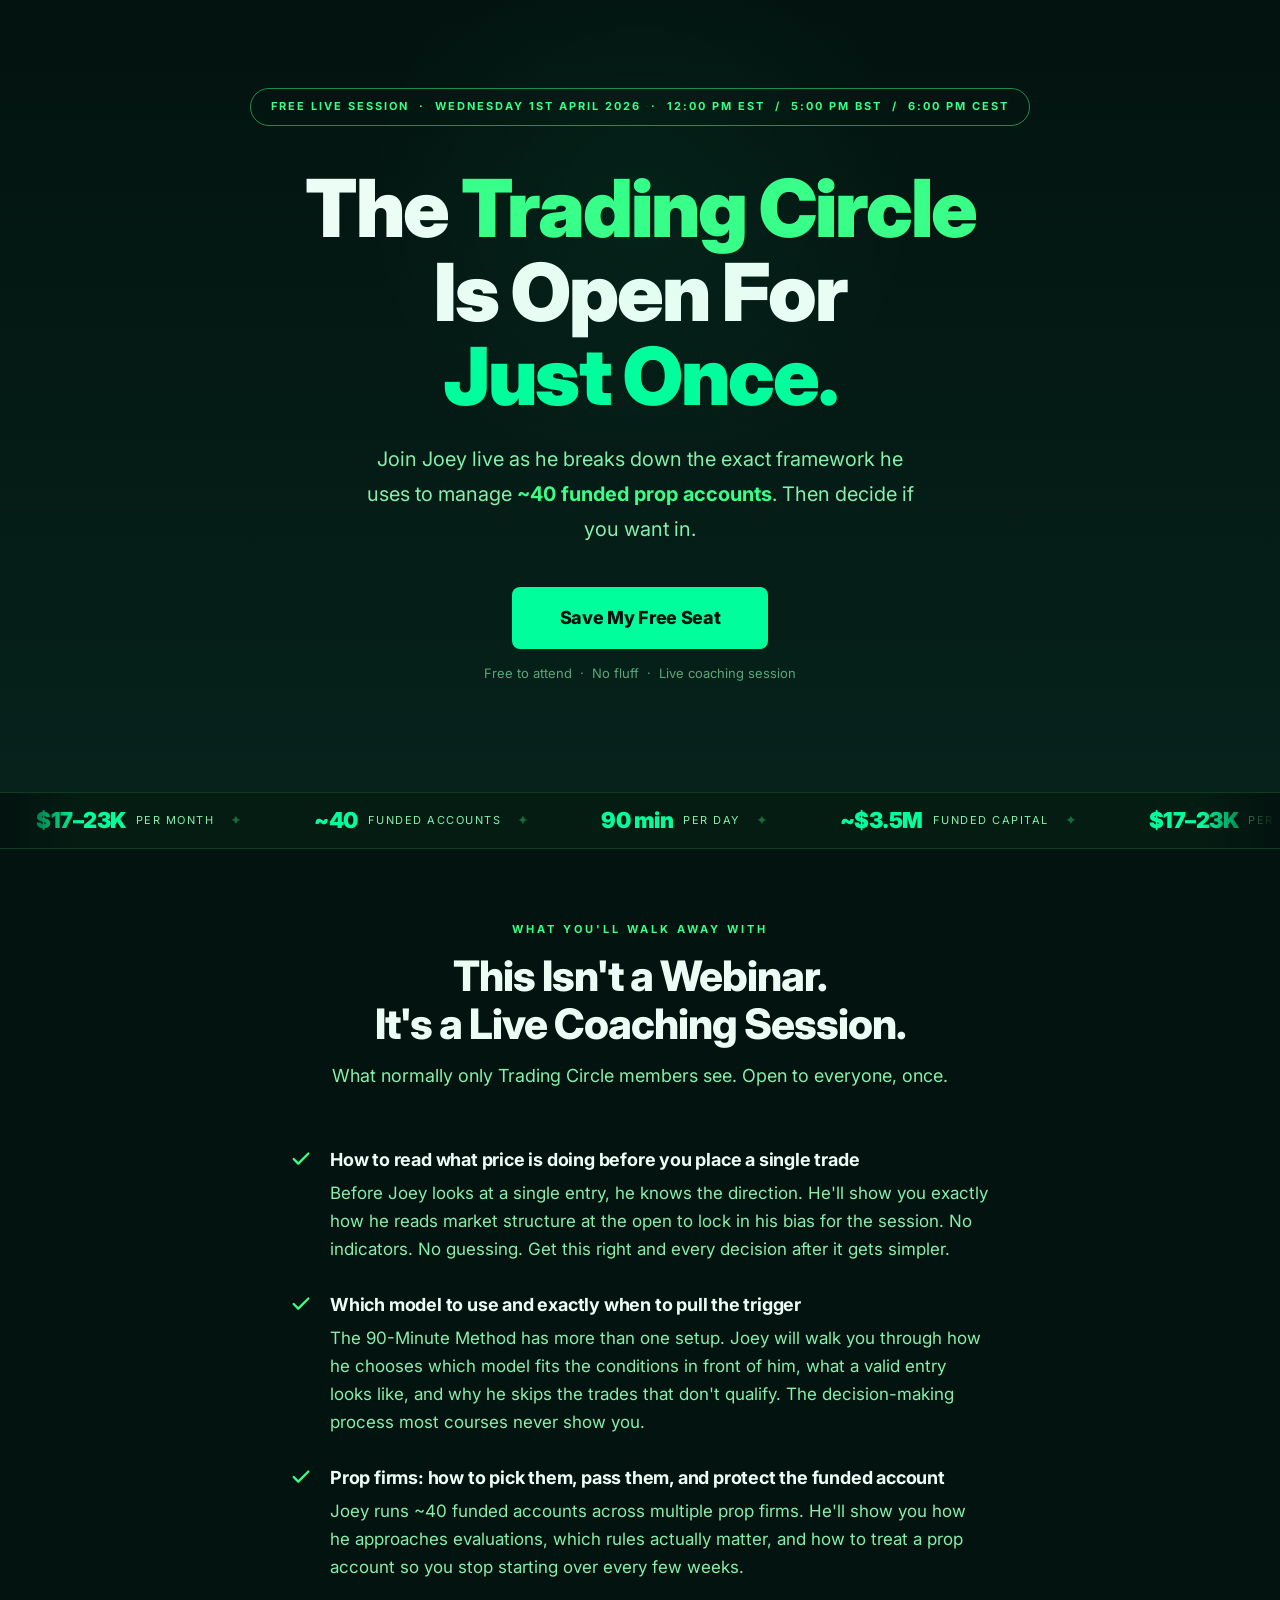
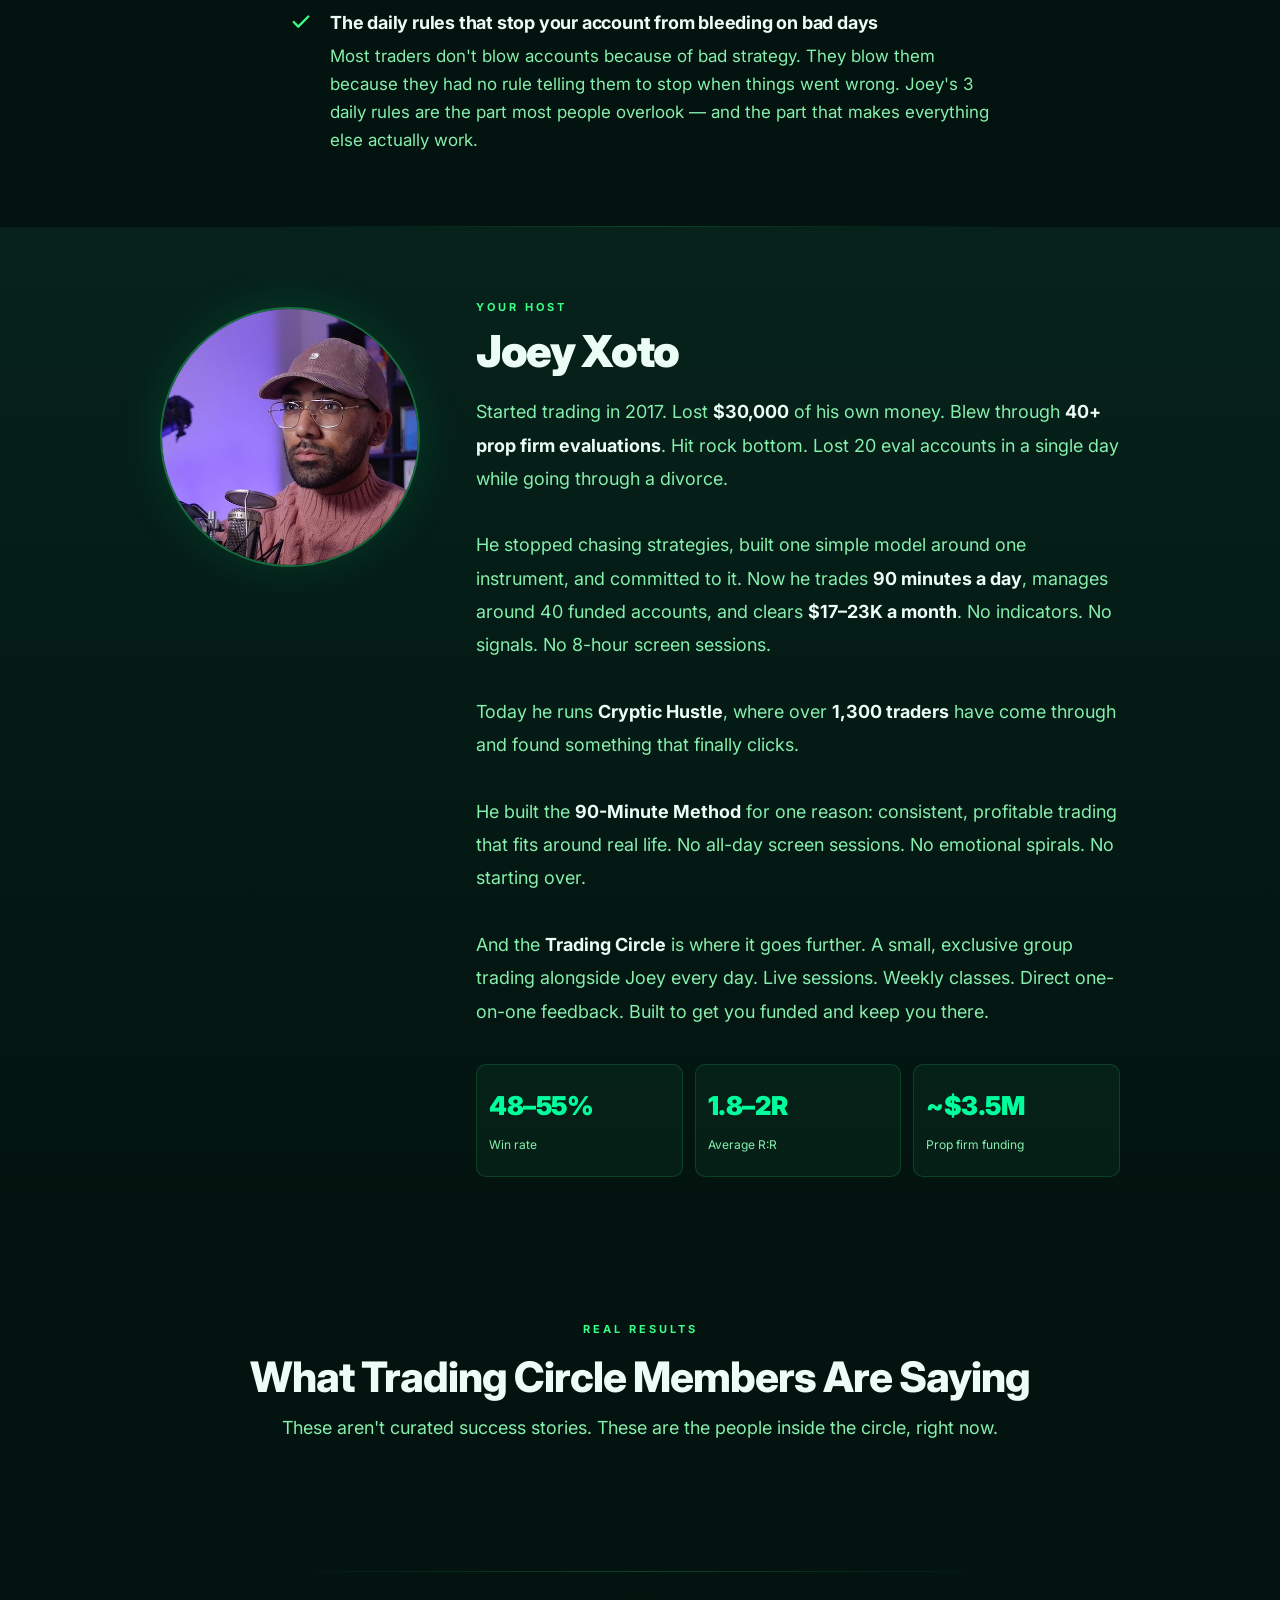
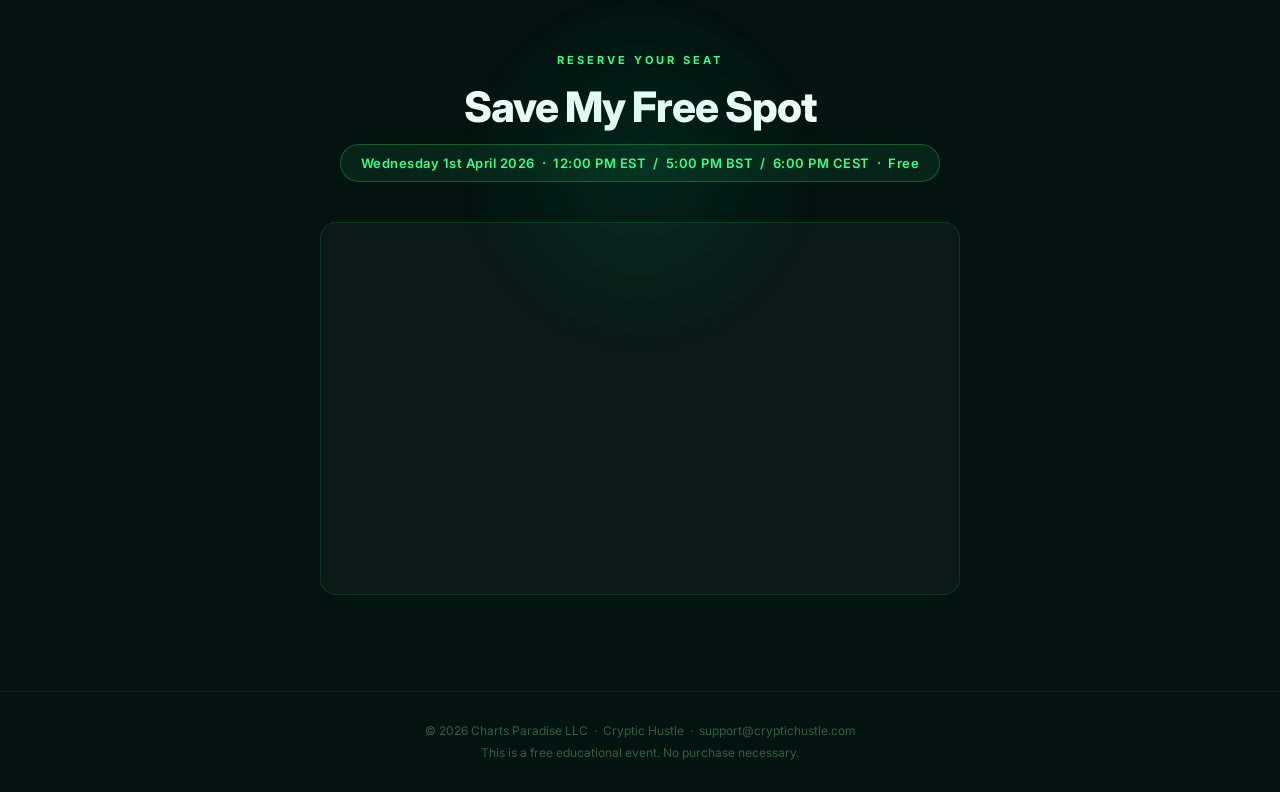
<file: masterclass/index.html>
<!DOCTYPE html>
<html lang="en">
<head>
    <meta charset="UTF-8">
    <meta name="viewport" content="width=device-width, initial-scale=1.0">
    <!-- ─── SEARCH ENGINE BLOCKING ──────────────────────────────── -->
    <meta name="robots"          content="noindex, nofollow, noarchive, nosnippet, noimageindex, notranslate">
    <meta name="googlebot"       content="noindex, nofollow, noarchive, nosnippet, noimageindex, notranslate">
    <meta name="googlebot-news"  content="noindex, nofollow">
    <meta name="bingbot"         content="noindex, nofollow, noarchive, nosnippet">
    <meta name="slurp"           content="noindex, nofollow, noarchive, nosnippet">
    <meta name="duckduckbot"     content="noindex, nofollow">
    <meta name="yandex"          content="noindex, nofollow, noarchive, nosnippet">
    <meta name="baiduspider"     content="noindex, nofollow">
    <meta name="teoma"           content="noindex, nofollow">
    <meta name="ia_archiver"     content="noindex, nofollow">
    <!-- ──────────────────────────────────────────────────────────── -->
    <title>Free Live Masterclass · Cryptic Hustle</title>
    <link rel="preconnect" href="https://fonts.googleapis.com">
    <link rel="preconnect" href="https://fonts.gstatic.com" crossorigin>
    <link href="https://fonts.googleapis.com/css2?family=Inter:wght@400;500;600;700;800;900&display=swap" rel="stylesheet">
    <style>
        *, *::before, *::after { box-sizing: border-box; margin: 0; padding: 0; }

        html { scroll-behavior: smooth; }

        body {
            font-family: 'Inter', sans-serif;
            background-color: #03130F;
            color: #ECFDF5;
            line-height: 1.6;
            -webkit-font-smoothing: antialiased;
        }

        /* ─── HERO ─────────────────────────────────────────────── */
        .hero {
            background: linear-gradient(180deg, #03130F 0%, #06221B 100%);
            padding: 64px 20px 80px;
            text-align: center;
            position: relative;
            overflow: hidden;
        }

        .hero::before {
            content: '';
            position: absolute;
            top: -100px;
            left: 50%;
            transform: translateX(-50%);
            width: 600px;
            height: 600px;
            background: radial-gradient(circle, rgba(0,255,156,0.05) 0%, transparent 65%);
            pointer-events: none;
        }

        .event-badge {
            display: inline-block;
            border: 1px solid rgba(57, 255, 136, 0.5);
            color: #39FF88;
            font-size: 11px;
            font-weight: 700;
            letter-spacing: 2px;
            text-transform: uppercase;
            padding: 9px 20px;
            border-radius: 100px;
            margin-bottom: 40px;
        }

        .hero h1 {
            font-size: clamp(40px, 8vw, 80px);
            font-weight: 900;
            line-height: 1.05;
            letter-spacing: -2px;
            margin: 0 auto 24px;
            max-width: 820px;
        }

        .t-white { color: #ECFDF5; }
        .t-green { color: #39FF88; }
        .t-neon  { color: #00FF9C; }

        .hero-sub {
            font-size: clamp(18px, 2.5vw, 20px);
            color: #86EFAC;
            max-width: 560px;
            margin: 0 auto 40px;
            line-height: 1.75;
        }

        .hero-sub strong { color: #39FF88; font-weight: 700; }

        /* ─── STATS TICKER ─────────────────────────────────────── */
        .ticker-wrap {
            width: 100%;
            overflow: hidden;
            border-top: 1px solid rgba(57, 255, 136, 0.15);
            border-bottom: 1px solid rgba(57, 255, 136, 0.15);
            background: rgba(57, 255, 136, 0.04);
            padding: 16px 0;
            position: relative;
        }

        .ticker-wrap::before,
        .ticker-wrap::after {
            content: '';
            position: absolute;
            top: 0;
            width: 80px;
            height: 100%;
            z-index: 2;
            pointer-events: none;
        }

        .ticker-wrap::before { left: 0;  background: linear-gradient(90deg,  #03130F, transparent); }
        .ticker-wrap::after  { right: 0; background: linear-gradient(-90deg, #03130F, transparent); }

        .ticker-track {
            display: flex;
            width: max-content;
            animation: ticker-scroll 22s linear infinite;
        }

        @keyframes ticker-scroll {
            0%   { transform: translateX(0); }
            100% { transform: translateX(-50%); }
        }

        .ticker-item {
            display: flex;
            align-items: center;
            gap: 10px;
            padding: 0 36px;
            white-space: nowrap;
        }

        .ticker-number {
            font-size: 22px;
            font-weight: 900;
            color: #00FF9C;
            letter-spacing: -0.5px;
            line-height: 1;
        }

        .ticker-label {
            font-size: 11px;
            color: #86EFAC;
            text-transform: uppercase;
            letter-spacing: 1.5px;
        }

        .ticker-sep {
            color: rgba(57, 255, 136, 0.35);
            font-size: 14px;
            padding-left: 6px;
        }

        /* ─── STICKY MOBILE CTA ─────────────────────────────────── */
        .sticky-cta {
            position: fixed;
            bottom: 0;
            left: 0;
            right: 0;
            z-index: 200;
            background: rgba(3, 19, 15, 0.96);
            backdrop-filter: blur(14px);
            -webkit-backdrop-filter: blur(14px);
            border-top: 1px solid rgba(57, 255, 136, 0.2);
            padding: 12px 20px;
            padding-bottom: calc(12px + env(safe-area-inset-bottom));
            opacity: 0;
            transform: translateY(100%);
            transition: opacity 0.3s ease, transform 0.3s ease;
            pointer-events: none;
        }

        .sticky-cta.visible {
            opacity: 1;
            transform: translateY(0);
            pointer-events: auto;
        }

        .sticky-cta-inner {
            max-width: 480px;
            margin: 0 auto;
        }

        .sticky-cta .btn-primary {
            width: 100%;
            text-align: center;
            padding: 15px 24px;
            font-size: 16px;
        }

        @media (min-width: 768px) {
            .sticky-cta { display: none !important; }
        }

        /* ─── BUTTONS ───────────────────────────────────────────── */
        .btn-primary {
            display: inline-block;
            background: #00FF9C;
            color: #03130F;
            font-weight: 800;
            font-size: 18px;
            padding: 17px 48px;
            border-radius: 8px;
            text-decoration: none;
            border: none;
            cursor: pointer;
            font-family: 'Inter', sans-serif;
            letter-spacing: -0.3px;
            transition: transform 0.15s ease, box-shadow 0.15s ease;
        }

        .btn-primary:hover {
            transform: translateY(-2px);
            box-shadow: 0 0 32px rgba(0, 255, 156, 0.4);
        }

        .btn-subtext {
            display: block;
            font-size: 13px;
            color: rgba(134, 239, 172, 0.65);
            margin-top: 14px;
        }

        /* ─── SHARED SECTION HELPERS ────────────────────────────── */
        .section-label {
            font-size: 11px;
            font-weight: 700;
            letter-spacing: 3px;
            text-transform: uppercase;
            color: #39FF88;
            margin-bottom: 14px;
        }

        .section-title {
            font-size: clamp(28px, 4.5vw, 42px);
            font-weight: 800;
            color: #ECFDF5;
            letter-spacing: -1px;
            line-height: 1.15;
            margin-bottom: 12px;
        }

        .section-sub {
            color: #86EFAC;
            font-size: 18px;
            margin-bottom: 56px;
            line-height: 1.65;
        }

        /* ─── WHAT YOU'LL LEARN ─────────────────────────────────── */
        .learn-section {
            padding: 72px 20px;
            max-width: 740px;
            margin: 0 auto;
            text-align: center;
        }

        .learn-section .section-label,
        .learn-section .section-title,
        .learn-section .section-sub { text-align: center; }

        .bullets {
            display: flex;
            flex-direction: column;
            gap: 28px;
            text-align: left;
        }

        .bullet-item {
            display: flex;
            gap: 18px;
            align-items: flex-start;
        }

        .bullet-icon {
            flex-shrink: 0;
            width: 22px;
            height: 22px;
            margin-top: 2px;
            color: #39FF88;
        }

        .bullet-text strong {
            display: block;
            font-size: 18px;
            font-weight: 700;
            color: #ECFDF5;
            margin-bottom: 4px;
            letter-spacing: -0.2px;
        }

        .bullet-text span {
            font-size: 17px;
            color: #86EFAC;
            line-height: 1.65;
        }

        /* ─── DIVIDER ───────────────────────────────────────────── */
        .section-divider {
            width: 100%;
            max-width: 740px;
            height: 1px;
            background: linear-gradient(90deg, transparent, rgba(57,255,136,0.2), transparent);
            margin: 0 auto;
        }

        /* ─── ABOUT JOEY ────────────────────────────────────────── */
        .about-section {
            background: linear-gradient(180deg, #06221B 0%, #03130F 100%);
            padding: 72px 20px;
        }

        /* Mobile-first: stacked */
        .about-inner {
            max-width: 960px;
            margin: 0 auto;
            display: flex;
            flex-direction: column;
            align-items: center;
            gap: 40px;
            text-align: center;
        }

        .about-image-col {
            flex-shrink: 0;
        }

        .joey-headshot {
            width: 200px;
            height: 200px;
            object-fit: cover;
            object-position: center top;
            border-radius: 50%;
            border: 2px solid rgba(57, 255, 136, 0.35);
            box-shadow: 0 0 48px rgba(0, 255, 156, 0.12);
            display: block;
            margin: 0 auto;
        }

        .about-text-col {
            width: 100%;
        }

        .about-name {
            font-size: 11px;
            font-weight: 700;
            letter-spacing: 3px;
            text-transform: uppercase;
            color: #39FF88;
            margin-bottom: 10px;
        }

        .about-title {
            font-size: clamp(30px, 5vw, 44px);
            font-weight: 900;
            color: #ECFDF5;
            letter-spacing: -1.5px;
            line-height: 1.1;
            margin-bottom: 20px;
        }

        .about-body {
            font-size: 18px;
            color: #86EFAC;
            line-height: 1.85;
            margin-bottom: 36px;
        }

        .about-body strong { color: #ECFDF5; font-weight: 700; }

        .joey-stats {
            display: grid;
            grid-template-columns: repeat(3, 1fr);
            gap: 12px;
        }

        .joey-stat {
            background: rgba(57, 255, 136, 0.05);
            border: 1px solid rgba(57, 255, 136, 0.15);
            border-radius: 10px;
            padding: 20px 12px;
        }

        .joey-stat-number {
            font-size: 26px;
            font-weight: 900;
            color: #00FF9C;
            display: block;
            letter-spacing: -0.5px;
            margin-bottom: 4px;
        }

        .joey-stat-label {
            font-size: 12px;
            color: #86EFAC;
            line-height: 1.4;
        }

        /* ─── REGISTRATION FORM ─────────────────────────────────── */
        .form-section {
            padding: 80px 20px 96px;
            max-width: 680px;
            margin: 0 auto;
            text-align: center;
            position: relative;
            overflow: hidden;
        }

        .form-section::before {
            content: '';
            position: absolute;
            top: 0;
            left: 50%;
            transform: translateX(-50%);
            width: 400px;
            height: 400px;
            background: radial-gradient(circle, rgba(0,255,156,0.07) 0%, transparent 65%);
            pointer-events: none;
        }

        .form-section .section-label,
        .form-section .section-title { text-align: center; }

        .form-date-pill {
            display: inline-block;
            background: rgba(57, 255, 136, 0.08);
            border: 1px solid rgba(57, 255, 136, 0.25);
            color: #39FF88;
            font-size: 13px;
            font-weight: 600;
            padding: 8px 20px;
            border-radius: 100px;
            margin-bottom: 40px;
            letter-spacing: 0.5px;
        }

        .form-card {
            background: rgba(255,255,255,0.03);
            border: 1px solid rgba(57, 255, 136, 0.12);
            border-radius: 16px;
            padding: 28px 10px;
        }

        .form-embed-wrapper {
            width: 100%;
            min-height: 315px;
        }

        /* ─── TESTIMONIALS ──────────────────────────────────────── */
        .testimonials-section {
            padding: 72px 20px;
            max-width: 1000px;
            margin: 0 auto;
            text-align: center;
        }

        .testimonials-section .section-label,
        .testimonials-section .section-title,
        .testimonials-section .section-sub { text-align: center; }

        .senja-wrapper {
            margin-top: 8px;
        }

        /* ─── FOOTER ────────────────────────────────────────────── */
        footer {
            padding: 28px 20px;
            text-align: center;
            border-top: 1px solid rgba(255,255,255,0.05);
        }

        footer p {
            font-size: 12px;
            color: rgba(134, 239, 172, 0.35);
            line-height: 1.8;
        }

        /* ─── DESKTOP BREAKPOINT (≥768px) ───────────────────────── */
        @media (min-width: 768px) {
            .hero { padding: 88px 20px 108px; }

            .about-inner {
                flex-direction: row;
                align-items: flex-start;
                text-align: left;
                gap: 56px;
            }

            .about-image-col { padding-top: 8px; }

            .joey-headshot {
                width: 260px;
                height: 260px;
                margin: 0;
            }

            .about-name { text-align: left; }
            .about-title { text-align: left; }
            .about-body { text-align: left; }
        }

        /* ─── MOBILE TWEAKS (≤480px) ────────────────────────────── */
        @media (max-width: 480px) {
            .event-badge {
                font-size: 10px;
                letter-spacing: 1px;
                padding: 8px 14px;
            }

            .hero h1 { letter-spacing: -1px; }

            .btn-primary {
                width: 100%;
                text-align: center;
                padding: 17px 24px;
            }

            .learn-section { padding: 56px 20px; }

            .about-section { padding: 56px 20px; }

            .joey-headshot { width: 160px; height: 160px; }

            .joey-stats { grid-template-columns: 1fr; gap: 10px; }

            .form-section { padding: 56px 16px 72px; }

            .form-card { padding: 20px 6px; }

            .form-date-pill {
                font-size: 12px;
                padding: 7px 14px;
            }
        }
    </style>
</head>
<body>

    <!-- ─── HERO ─────────────────────────────────────────────────── -->
    <section class="hero">
        <div class="event-badge">Free Live Session &nbsp;·&nbsp; Wednesday 1st April 2026 &nbsp;·&nbsp; 12:00 PM EST &nbsp;/&nbsp; 5:00 PM BST &nbsp;/&nbsp; 6:00 PM CEST</div>

        <h1>
            <span class="t-white">The </span><span class="t-green">Trading Circle</span><br>
            <span class="t-white">Is Open For</span><br>
            <span class="t-neon">Just Once.</span>
        </h1>

        <p class="hero-sub">
            Join Joey live as he breaks down the exact framework he uses to manage
            <strong>~40 funded prop accounts</strong>.
            Then decide if you want in.
        </p>

        <a href="#register" class="btn-primary">Save My Free Seat</a>
        <span class="btn-subtext">Free to attend &nbsp;·&nbsp; No fluff &nbsp;·&nbsp; Live coaching session</span>
    </section>

    <!-- ─── STATS TICKER ────────────────────────────────────────────── -->
    <div class="ticker-wrap" aria-hidden="true">
        <div class="ticker-track">
            <!-- Set 1 -->
            <div class="ticker-item">
                <span class="ticker-number">$17–23K</span>
                <span class="ticker-label">Per month</span>
                <span class="ticker-sep">✦</span>
            </div>
            <div class="ticker-item">
                <span class="ticker-number">~40</span>
                <span class="ticker-label">Funded accounts</span>
                <span class="ticker-sep">✦</span>
            </div>
            <div class="ticker-item">
                <span class="ticker-number">90 min</span>
                <span class="ticker-label">Per day</span>
                <span class="ticker-sep">✦</span>
            </div>
            <div class="ticker-item">
                <span class="ticker-number">~$3.5M</span>
                <span class="ticker-label">Funded capital</span>
                <span class="ticker-sep">✦</span>
            </div>
            <!-- Set 2 (duplicate for seamless loop) -->
            <div class="ticker-item">
                <span class="ticker-number">$17–23K</span>
                <span class="ticker-label">Per month</span>
                <span class="ticker-sep">✦</span>
            </div>
            <div class="ticker-item">
                <span class="ticker-number">~40</span>
                <span class="ticker-label">Funded accounts</span>
                <span class="ticker-sep">✦</span>
            </div>
            <div class="ticker-item">
                <span class="ticker-number">90 min</span>
                <span class="ticker-label">Per day</span>
                <span class="ticker-sep">✦</span>
            </div>
            <div class="ticker-item">
                <span class="ticker-number">~$3.5M</span>
                <span class="ticker-label">Funded capital</span>
                <span class="ticker-sep">✦</span>
            </div>
        </div>
    </div>

    <!-- ─── WHAT YOU'LL LEARN ─────────────────────────────────────── -->
    <section class="learn-section">
        <p class="section-label">What You'll Walk Away With</p>
        <h2 class="section-title">This Isn't a Webinar.<br>It's a Live Coaching Session.</h2>
        <p class="section-sub">What normally only Trading Circle members see. Open to everyone, once.</p>

        <div class="bullets">
            <div class="bullet-item">
                <svg class="bullet-icon" viewBox="0 0 24 24" fill="none" stroke="currentColor" stroke-width="2.5" stroke-linecap="round" stroke-linejoin="round">
                    <polyline points="20 6 9 17 4 12"></polyline>
                </svg>
                <div class="bullet-text">
                    <strong>How to read what price is doing before you place a single trade</strong>
                    <span>Before Joey looks at a single entry, he knows the direction. He'll show you exactly how he reads market structure at the open to lock in his bias for the session. No indicators. No guessing. Get this right and every decision after it gets simpler.</span>
                </div>
            </div>

            <div class="bullet-item">
                <svg class="bullet-icon" viewBox="0 0 24 24" fill="none" stroke="currentColor" stroke-width="2.5" stroke-linecap="round" stroke-linejoin="round">
                    <polyline points="20 6 9 17 4 12"></polyline>
                </svg>
                <div class="bullet-text">
                    <strong>Which model to use and exactly when to pull the trigger</strong>
                    <span>The 90-Minute Method has more than one setup. Joey will walk you through how he chooses which model fits the conditions in front of him, what a valid entry looks like, and why he skips the trades that don't qualify. The decision-making process most courses never show you.</span>
                </div>
            </div>

            <div class="bullet-item">
                <svg class="bullet-icon" viewBox="0 0 24 24" fill="none" stroke="currentColor" stroke-width="2.5" stroke-linecap="round" stroke-linejoin="round">
                    <polyline points="20 6 9 17 4 12"></polyline>
                </svg>
                <div class="bullet-text">
                    <strong>Prop firms: how to pick them, pass them, and protect the funded account</strong>
                    <span>Joey runs ~40 funded accounts across multiple prop firms. He'll show you how he approaches evaluations, which rules actually matter, and how to treat a prop account so you stop starting over every few weeks.</span>
                </div>
            </div>

            <div class="bullet-item">
                <svg class="bullet-icon" viewBox="0 0 24 24" fill="none" stroke="currentColor" stroke-width="2.5" stroke-linecap="round" stroke-linejoin="round">
                    <polyline points="20 6 9 17 4 12"></polyline>
                </svg>
                <div class="bullet-text">
                    <strong>The daily rules that stop your account from bleeding on bad days</strong>
                    <span>Most traders don't blow accounts because of bad strategy. They blow them because they had no rule telling them to stop when things went wrong. Joey's 3 daily rules are the part most people overlook — and the part that makes everything else actually work.</span>
                </div>
            </div>
        </div>
    </section>

    <div class="section-divider"></div>

    <!-- ─── ABOUT JOEY ─────────────────────────────────────────────── -->
    <section class="about-section">
        <div class="about-inner">

            <!-- Image — stacked on mobile, left column on desktop -->
            <div class="about-image-col">
                <img src="joey_headshot.jpeg" alt="Joey Xoto" class="joey-headshot">
            </div>

            <!-- Text — full width on mobile, right column on desktop -->
            <div class="about-text-col">
                <p class="about-name">Your Host</p>
                <h2 class="about-title">Joey Xoto</h2>
                <p class="about-body">
                    Started trading in 2017. Lost <strong>$30,000</strong> of his own money.
                    Blew through <strong>40+ prop firm evaluations</strong>.
                    Hit rock bottom. Lost 20 eval accounts in a single day while going through a divorce.<br><br>
                    He stopped chasing strategies, built one simple model around one instrument,
                    and committed to it. Now he trades <strong>90 minutes a day</strong>,
                    manages around 40 funded accounts, and clears <strong>$17–23K a month</strong>.
                    No indicators. No signals. No 8-hour screen sessions.<br><br>
                    Today he runs <strong>Cryptic Hustle</strong>, where over <strong>1,300 traders</strong>
                    have come through and found something that finally clicks.<br><br>
                    He built the <strong>90-Minute Method</strong> for one reason: consistent,
                    profitable trading that fits around real life. No all-day screen sessions.
                    No emotional spirals. No starting over.<br><br>
                    And the <strong>Trading Circle</strong> is where it goes further. A small,
                    exclusive group trading alongside Joey every day. Live sessions. Weekly classes.
                    Direct one-on-one feedback. Built to get you funded and keep you there.
                </p>

                <div class="joey-stats">
                    <div class="joey-stat">
                        <span class="joey-stat-number">48–55%</span>
                        <span class="joey-stat-label">Win rate</span>
                    </div>
                    <div class="joey-stat">
                        <span class="joey-stat-number">1.8–2R</span>
                        <span class="joey-stat-label">Average R:R</span>
                    </div>
                    <div class="joey-stat">
                        <span class="joey-stat-number">~$3.5M</span>
                        <span class="joey-stat-label">Prop firm funding</span>
                    </div>
                </div>
            </div>

        </div>
    </section>

    <!-- ─── TESTIMONIALS ─────────────────────────────────────────────── -->
    <section class="testimonials-section">
        <p class="section-label">Real Results</p>
        <h2 class="section-title">What Trading Circle Members Are Saying</h2>
        <p class="section-sub">These aren't curated success stories. These are the people inside the circle, right now.</p>

        <div class="senja-wrapper">
            <script src="https://widget.senja.io/widget/335b11c0-e176-4bae-9e30-80dfed70ca09/platform.js" type="text/javascript" async></script>
            <div class="senja-embed" data-id="335b11c0-e176-4bae-9e30-80dfed70ca09" data-mode="shadow" data-lazyload="false" style="display: block; width: 100%;"></div>
        </div>
    </section>

    <div class="section-divider"></div>

    <!-- ─── REGISTRATION FORM ──────────────────────────────────────── -->
    <section class="form-section" id="register">
        <p class="section-label">Reserve Your Seat</p>
        <h2 class="section-title">Save My Free Spot</h2>

        <span class="form-date-pill">Wednesday 1st April 2026 &nbsp;·&nbsp; 12:00 PM EST &nbsp;/&nbsp; 5:00 PM BST &nbsp;/&nbsp; 6:00 PM CEST &nbsp;·&nbsp; Free</span>

        <div class="form-card">
            <div class="form-embed-wrapper">
                <iframe
                    src="https://api.leadconnectorhq.com/widget/form/qpjm0ltrKGpXYC39CDQH"
                    style="width:100%;height:100%;border:none;border-radius:0px"
                    id="inline-qpjm0ltrKGpXYC39CDQH"
                    data-layout="{'id':'INLINE'}"
                    data-trigger-type="alwaysShow"
                    data-trigger-value=""
                    data-activation-type="alwaysActivated"
                    data-activation-value=""
                    data-deactivation-type="neverDeactivate"
                    data-deactivation-value=""
                    data-form-name="Monthly Live Masterclass - 01 April 2026"
                    data-height="315"
                    data-layout-iframe-id="inline-qpjm0ltrKGpXYC39CDQH"
                    data-form-id="qpjm0ltrKGpXYC39CDQH"
                    title="Monthly Live Masterclass - 01 April 2026"
                ></iframe>
                <script src="https://link.msgsndr.com/js/form_embed.js"></script>
            </div>
        </div>
    </section>

    <!-- ─── STICKY MOBILE CTA ─────────────────────────────────────── -->
    <div class="sticky-cta" id="sticky-cta">
        <div class="sticky-cta-inner">
            <a href="#register" class="btn-primary">Save My Free Seat</a>
        </div>
    </div>

    <!-- ─── FOOTER ─────────────────────────────────────────────────── -->
    <footer>
        <p>© 2026 Charts Paradise LLC &nbsp;·&nbsp; Cryptic Hustle &nbsp;·&nbsp; support@cryptichustle.com</p>
        <p>This is a free educational event. No purchase necessary.</p>
    </footer>

    <script>
        (function () {
            var hero = document.querySelector('.hero');
            var form = document.getElementById('register');
            var bar  = document.getElementById('sticky-cta');
            if (!hero || !form || !bar) return;

            var heroVisible = true;
            var formVisible = false;

            function update() {
                bar.classList.toggle('visible', !heroVisible && !formVisible);
            }

            var io = new IntersectionObserver(function (entries) {
                entries.forEach(function (e) {
                    if (e.target === hero) heroVisible = e.isIntersecting;
                    if (e.target === form) formVisible = e.isIntersecting;
                });
                update();
            }, { threshold: 0 });

            io.observe(hero);
            io.observe(form);
        }());
    </script>

</body>
</html>
</file>
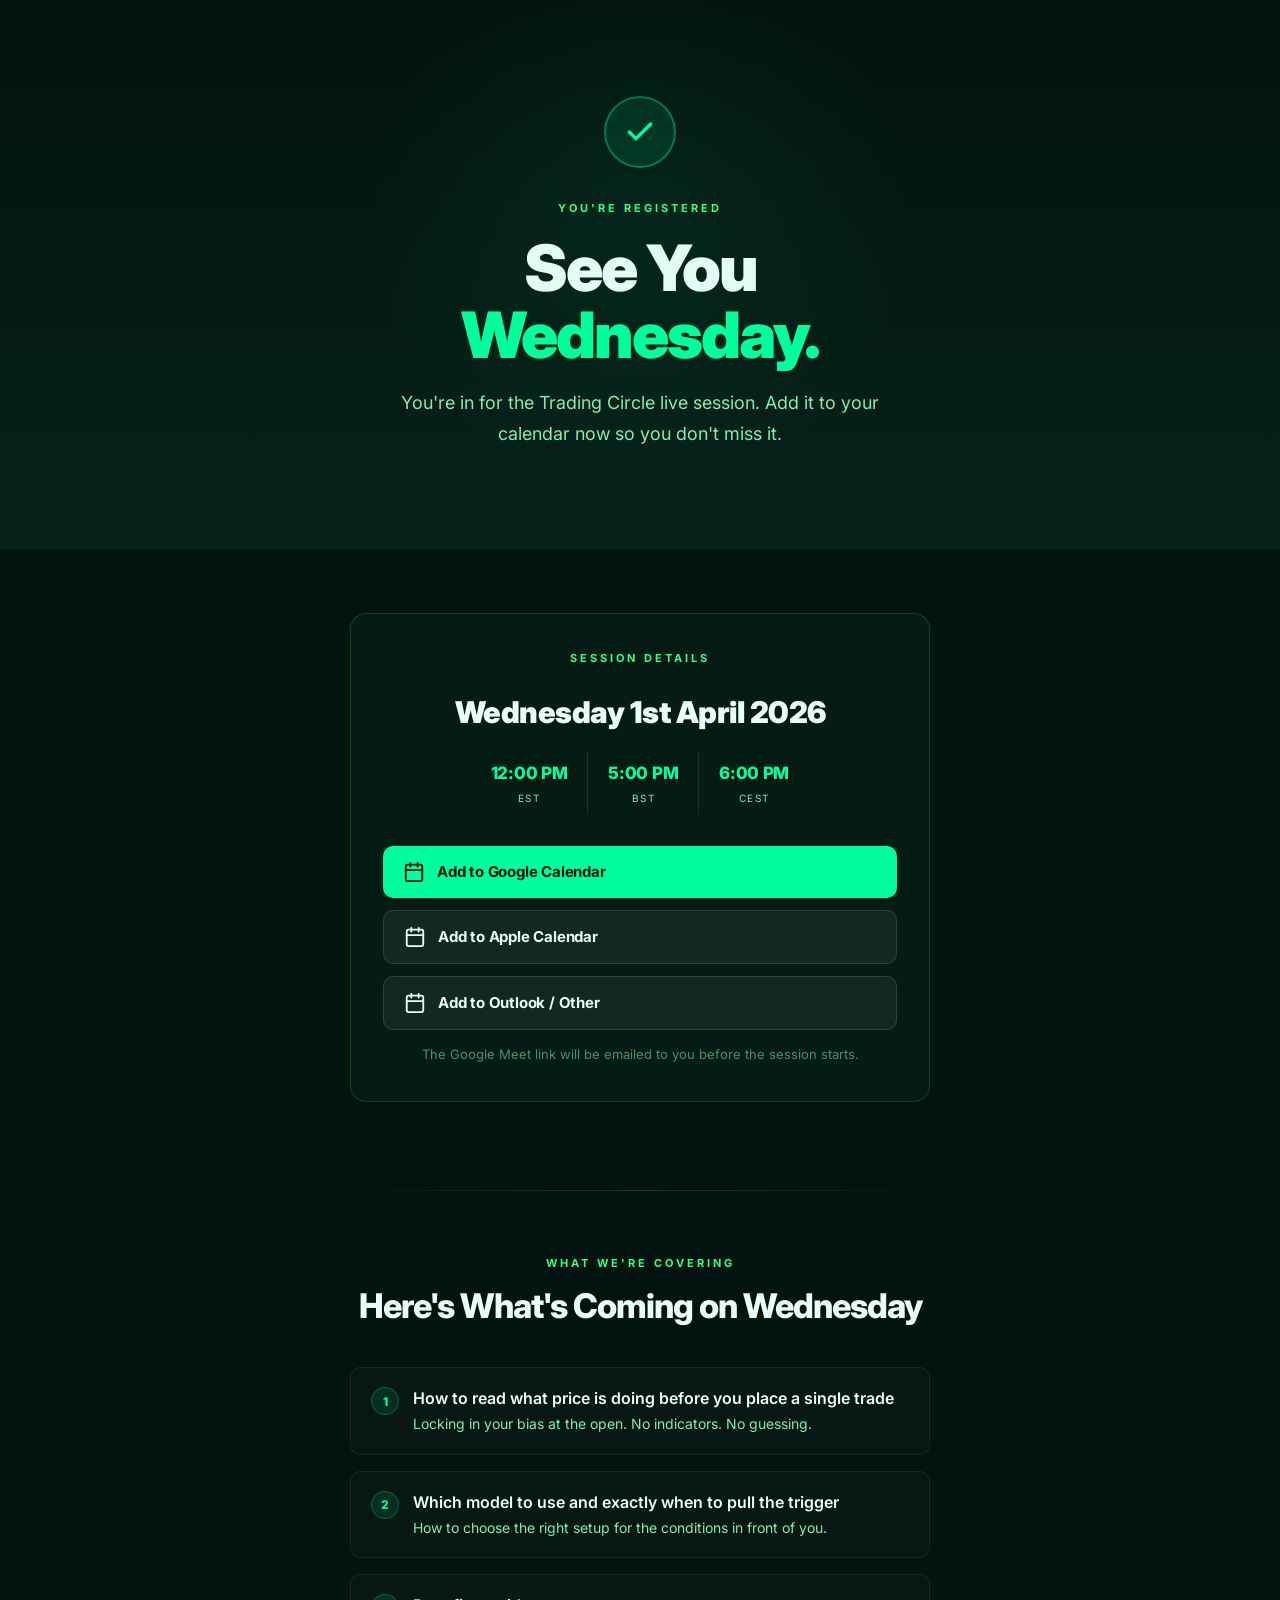
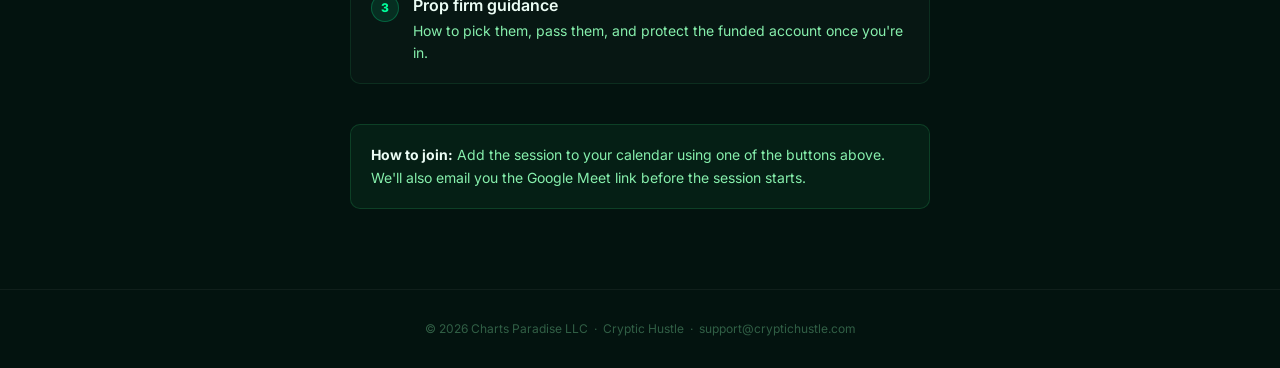
<file: masterclass/thankyou/index.html>
<!DOCTYPE html>
<html lang="en">
<head>
    <meta charset="UTF-8">
    <meta name="viewport" content="width=device-width, initial-scale=1.0">
    <!-- ─── SEARCH ENGINE BLOCKING ──────────────────────────────── -->
    <meta name="robots"          content="noindex, nofollow, noarchive, nosnippet, noimageindex, notranslate">
    <meta name="googlebot"       content="noindex, nofollow, noarchive, nosnippet, noimageindex, notranslate">
    <meta name="googlebot-news"  content="noindex, nofollow">
    <meta name="bingbot"         content="noindex, nofollow, noarchive, nosnippet">
    <meta name="slurp"           content="noindex, nofollow, noarchive, nosnippet">
    <meta name="duckduckbot"     content="noindex, nofollow">
    <meta name="yandex"          content="noindex, nofollow, noarchive, nosnippet">
    <meta name="baiduspider"     content="noindex, nofollow">
    <meta name="teoma"           content="noindex, nofollow">
    <meta name="ia_archiver"     content="noindex, nofollow">
    <!-- ──────────────────────────────────────────────────────────── -->
    <title>You're registered · Cryptic Hustle</title>
    <link rel="preconnect" href="https://fonts.googleapis.com">
    <link rel="preconnect" href="https://fonts.gstatic.com" crossorigin>
    <link href="https://fonts.googleapis.com/css2?family=Inter:wght@400;500;600;700;800;900&display=swap" rel="stylesheet">
    <style>
        *, *::before, *::after { box-sizing: border-box; margin: 0; padding: 0; }

        html { scroll-behavior: smooth; }

        body {
            font-family: 'Inter', sans-serif;
            background-color: #03130F;
            color: #ECFDF5;
            line-height: 1.6;
            -webkit-font-smoothing: antialiased;
            min-height: 100vh;
            display: flex;
            flex-direction: column;
        }

        main { flex: 1; }

        /* ─── CONFIRMATION HERO ─────────────────────────────────── */
        .confirm-section {
            background: linear-gradient(180deg, #03130F 0%, #06221B 100%);
            padding: 72px 20px 80px;
            text-align: center;
            position: relative;
            overflow: hidden;
        }

        .confirm-section::before {
            content: '';
            position: absolute;
            top: -80px;
            left: 50%;
            transform: translateX(-50%);
            width: 600px;
            height: 600px;
            background: radial-gradient(circle, rgba(0,255,156,0.06) 0%, transparent 65%);
            pointer-events: none;
        }

        .check-wrap {
            width: 72px;
            height: 72px;
            border-radius: 50%;
            background: rgba(0, 255, 156, 0.1);
            border: 2px solid rgba(0, 255, 156, 0.35);
            display: flex;
            align-items: center;
            justify-content: center;
            margin: 0 auto 32px;
        }

        .check-wrap svg {
            width: 32px;
            height: 32px;
            color: #00FF9C;
        }

        .confirm-label {
            font-size: 11px;
            font-weight: 700;
            letter-spacing: 3px;
            text-transform: uppercase;
            color: #39FF88;
            margin-bottom: 16px;
        }

        .confirm-title {
            font-size: clamp(36px, 7vw, 64px);
            font-weight: 900;
            letter-spacing: -2px;
            line-height: 1.05;
            margin-bottom: 20px;
        }

        .confirm-title .t-neon { color: #00FF9C; }

        .confirm-sub {
            font-size: 18px;
            color: #86EFAC;
            max-width: 480px;
            margin: 0 auto 0;
            line-height: 1.7;
        }

        /* ─── EVENT DETAILS CARD ─────────────────────────────────── */
        .details-section {
            padding: 64px 20px;
            max-width: 620px;
            margin: 0 auto;
        }

        .event-card {
            background: rgba(57, 255, 136, 0.04);
            border: 1px solid rgba(57, 255, 136, 0.18);
            border-radius: 16px;
            padding: 36px 32px;
            text-align: center;
            margin-bottom: 24px;
        }

        .event-card-label {
            font-size: 11px;
            font-weight: 700;
            letter-spacing: 3px;
            text-transform: uppercase;
            color: #39FF88;
            margin-bottom: 20px;
        }

        .event-date {
            font-size: clamp(22px, 4vw, 30px);
            font-weight: 900;
            color: #ECFDF5;
            letter-spacing: -0.5px;
            margin-bottom: 16px;
        }

        .timezone-row {
            display: flex;
            justify-content: center;
            gap: 0;
            flex-wrap: wrap;
            margin-bottom: 32px;
        }

        .tz-item {
            padding: 8px 20px;
            border-right: 1px solid rgba(57, 255, 136, 0.15);
        }

        .tz-item:last-child { border-right: none; }

        .tz-time {
            display: block;
            font-size: 17px;
            font-weight: 800;
            color: #00FF9C;
            letter-spacing: -0.3px;
        }

        .tz-label {
            display: block;
            font-size: 10px;
            color: #86EFAC;
            text-transform: uppercase;
            letter-spacing: 1.5px;
            margin-top: 3px;
        }

        /* ─── CALENDAR BUTTONS ───────────────────────────────────── */
        .cal-buttons {
            display: flex;
            flex-direction: column;
            gap: 12px;
            margin-bottom: 0;
        }

        .btn-cal {
            display: flex;
            align-items: center;
            gap: 12px;
            font-family: 'Inter', sans-serif;
            font-weight: 700;
            font-size: 15px;
            padding: 14px 20px;
            border-radius: 10px;
            text-decoration: none;
            transition: transform 0.15s ease, box-shadow 0.15s ease;
            letter-spacing: -0.2px;
        }

        .btn-cal:hover { transform: translateY(-2px); }

        .btn-cal svg {
            width: 22px;
            height: 22px;
            flex-shrink: 0;
        }

        .btn-gcal {
            background: #00FF9C;
            color: #03130F;
        }

        .btn-gcal:hover { box-shadow: 0 0 24px rgba(0, 255, 156, 0.4); }

        .btn-apple {
            background: rgba(255,255,255,0.06);
            color: #ECFDF5;
            border: 1px solid rgba(255,255,255,0.12);
        }

        .btn-apple:hover { box-shadow: 0 0 20px rgba(255,255,255,0.08); }

        .btn-outlook {
            background: rgba(255,255,255,0.06);
            color: #ECFDF5;
            border: 1px solid rgba(255,255,255,0.12);
        }

        .btn-outlook:hover { box-shadow: 0 0 20px rgba(255,255,255,0.08); }

        .cal-note {
            font-size: 13px;
            color: rgba(134, 239, 172, 0.55);
            margin-top: 14px;
        }

        /* ─── DIVIDER ────────────────────────────────────────────── */
        .section-divider {
            width: 100%;
            max-width: 620px;
            height: 1px;
            background: linear-gradient(90deg, transparent, rgba(57,255,136,0.2), transparent);
            margin: 0 auto;
        }

        /* ─── WHAT TO EXPECT ─────────────────────────────────────── */
        .expect-section {
            padding: 64px 20px 80px;
            max-width: 620px;
            margin: 0 auto;
            text-align: center;
        }

        .expect-label {
            font-size: 11px;
            font-weight: 700;
            letter-spacing: 3px;
            text-transform: uppercase;
            color: #39FF88;
            margin-bottom: 14px;
        }

        .expect-title {
            font-size: clamp(24px, 4vw, 34px);
            font-weight: 800;
            color: #ECFDF5;
            letter-spacing: -1px;
            line-height: 1.2;
            margin-bottom: 40px;
        }

        .topics {
            display: flex;
            flex-direction: column;
            gap: 16px;
            text-align: left;
            margin-bottom: 40px;
        }

        .topic-item {
            display: flex;
            align-items: flex-start;
            gap: 14px;
            background: rgba(255,255,255,0.02);
            border: 1px solid rgba(57, 255, 136, 0.1);
            border-radius: 10px;
            padding: 18px 20px;
        }

        .topic-num {
            flex-shrink: 0;
            width: 28px;
            height: 28px;
            border-radius: 50%;
            background: rgba(0, 255, 156, 0.1);
            border: 1px solid rgba(0, 255, 156, 0.25);
            display: flex;
            align-items: center;
            justify-content: center;
            font-size: 12px;
            font-weight: 800;
            color: #00FF9C;
            margin-top: 1px;
        }

        .topic-text {
            font-size: 16px;
            color: #ECFDF5;
            font-weight: 600;
            line-height: 1.5;
        }

        .topic-text span {
            display: block;
            font-size: 14px;
            font-weight: 400;
            color: #86EFAC;
            margin-top: 3px;
            line-height: 1.6;
        }

        .join-note {
            background: rgba(57, 255, 136, 0.05);
            border: 1px solid rgba(57, 255, 136, 0.15);
            border-radius: 10px;
            padding: 18px 20px;
            font-size: 14px;
            color: #86EFAC;
            line-height: 1.7;
            text-align: left;
        }

        .join-note strong { color: #ECFDF5; }

        /* ─── FOOTER ─────────────────────────────────────────────── */
        footer {
            padding: 28px 20px;
            text-align: center;
            border-top: 1px solid rgba(255,255,255,0.05);
        }

        footer p {
            font-size: 12px;
            color: rgba(134, 239, 172, 0.35);
            line-height: 1.8;
        }

        /* ─── DESKTOP ────────────────────────────────────────────── */
        @media (min-width: 768px) {
            .confirm-section { padding: 96px 20px 100px; }
        }

        /* ─── MOBILE ─────────────────────────────────────────────── */
        @media (max-width: 480px) {
            .event-card { padding: 28px 20px; }

            .tz-item { padding: 8px 14px; }

            .tz-time { font-size: 15px; }

            .btn-calendar {
                width: 100%;
                justify-content: center;
                padding: 15px 20px;
            }

            .expect-section { padding: 48px 20px 64px; }
        }
    </style>
</head>
<body>
<main>

    <!-- ─── CONFIRMATION ──────────────────────────────────────────── -->
    <section class="confirm-section">

        <div class="check-wrap">
            <svg viewBox="0 0 24 24" fill="none" stroke="currentColor" stroke-width="2.5" stroke-linecap="round" stroke-linejoin="round">
                <polyline points="20 6 9 17 4 12"></polyline>
            </svg>
        </div>

        <p class="confirm-label">You're registered</p>

        <h1 class="confirm-title">
            See You<br>
            <span class="t-neon">Wednesday.</span>
        </h1>

        <p class="confirm-sub">
            You're in for the Trading Circle live session.
            Add it to your calendar now so you don't miss it.
        </p>

    </section>

    <!-- ─── EVENT DETAILS ────────────────────────────────────────── -->
    <div class="details-section">

        <div class="event-card">
            <p class="event-card-label">Session details</p>
            <p class="event-date">Wednesday 1st April 2026</p>

            <div class="timezone-row">
                <div class="tz-item">
                    <span class="tz-time">12:00 PM</span>
                    <span class="tz-label">EST</span>
                </div>
                <div class="tz-item">
                    <span class="tz-time">5:00 PM</span>
                    <span class="tz-label">BST</span>
                </div>
                <div class="tz-item">
                    <span class="tz-time">6:00 PM</span>
                    <span class="tz-label">CEST</span>
                </div>
            </div>

            <div class="cal-buttons">
                <a class="btn-cal btn-gcal" href="https://calendar.google.com/calendar/render?action=TEMPLATE&text=Cryptic+Hustle+-+Trading+Circle+Masterclass&dates=20260401T160000Z%2F20260401T180000Z&details=Join+here%3A+https%3A%2F%2Fmeet.google.com%2Fcnq-eybr-gta&location=https%3A%2F%2Fmeet.google.com%2Fcnq-eybr-gta" target="_blank" rel="noopener">
                    <svg viewBox="0 0 24 24" fill="none" stroke="currentColor" stroke-width="2" stroke-linecap="round" stroke-linejoin="round">
                        <rect x="3" y="4" width="18" height="18" rx="2" ry="2"></rect>
                        <line x1="16" y1="2" x2="16" y2="6"></line>
                        <line x1="8" y1="2" x2="8" y2="6"></line>
                        <line x1="3" y1="10" x2="21" y2="10"></line>
                    </svg>
                    Add to Google Calendar
                </a>
                <a class="btn-cal btn-apple" href="../event.ics" download="trading-circle-live-session.ics">
                    <svg viewBox="0 0 24 24" fill="none" stroke="currentColor" stroke-width="2" stroke-linecap="round" stroke-linejoin="round">
                        <rect x="3" y="4" width="18" height="18" rx="2" ry="2"></rect>
                        <line x1="16" y1="2" x2="16" y2="6"></line>
                        <line x1="8" y1="2" x2="8" y2="6"></line>
                        <line x1="3" y1="10" x2="21" y2="10"></line>
                    </svg>
                    Add to Apple Calendar
                </a>
                <a class="btn-cal btn-outlook" href="../event.ics" download="trading-circle-live-session.ics">
                    <svg viewBox="0 0 24 24" fill="none" stroke="currentColor" stroke-width="2" stroke-linecap="round" stroke-linejoin="round">
                        <rect x="3" y="4" width="18" height="18" rx="2" ry="2"></rect>
                        <line x1="16" y1="2" x2="16" y2="6"></line>
                        <line x1="8" y1="2" x2="8" y2="6"></line>
                        <line x1="3" y1="10" x2="21" y2="10"></line>
                    </svg>
                    Add to Outlook / Other
                </a>
            </div>

            <p class="cal-note">The Google Meet link will be emailed to you before the session starts.</p>
        </div>

    </div>

    <div class="section-divider"></div>

    <!-- ─── WHAT WE'RE COVERING ───────────────────────────────────── -->
    <section class="expect-section">

        <p class="expect-label">What we're covering</p>
        <h2 class="expect-title">Here's What's Coming on Wednesday</h2>

        <div class="topics">
            <div class="topic-item">
                <div class="topic-num">1</div>
                <div class="topic-text">
                    How to read what price is doing before you place a single trade
                    <span>Locking in your bias at the open. No indicators. No guessing.</span>
                </div>
            </div>
            <div class="topic-item">
                <div class="topic-num">2</div>
                <div class="topic-text">
                    Which model to use and exactly when to pull the trigger
                    <span>How to choose the right setup for the conditions in front of you.</span>
                </div>
            </div>
            <div class="topic-item">
                <div class="topic-num">3</div>
                <div class="topic-text">
                    Prop firm guidance
                    <span>How to pick them, pass them, and protect the funded account once you're in.</span>
                </div>
            </div>
        </div>

        <div class="join-note">
            <strong>How to join:</strong> Add the session to your calendar using one of the buttons above. We'll also email you the Google Meet link before the session starts.
        </div>

    </section>

</main>

    <!-- ─── FOOTER ───────────────────────────────────────────────── -->
    <footer>
        <p>© 2026 Charts Paradise LLC &nbsp;·&nbsp; Cryptic Hustle &nbsp;·&nbsp; support@cryptichustle.com</p>
    </footer>

</body>
</html>
</file>
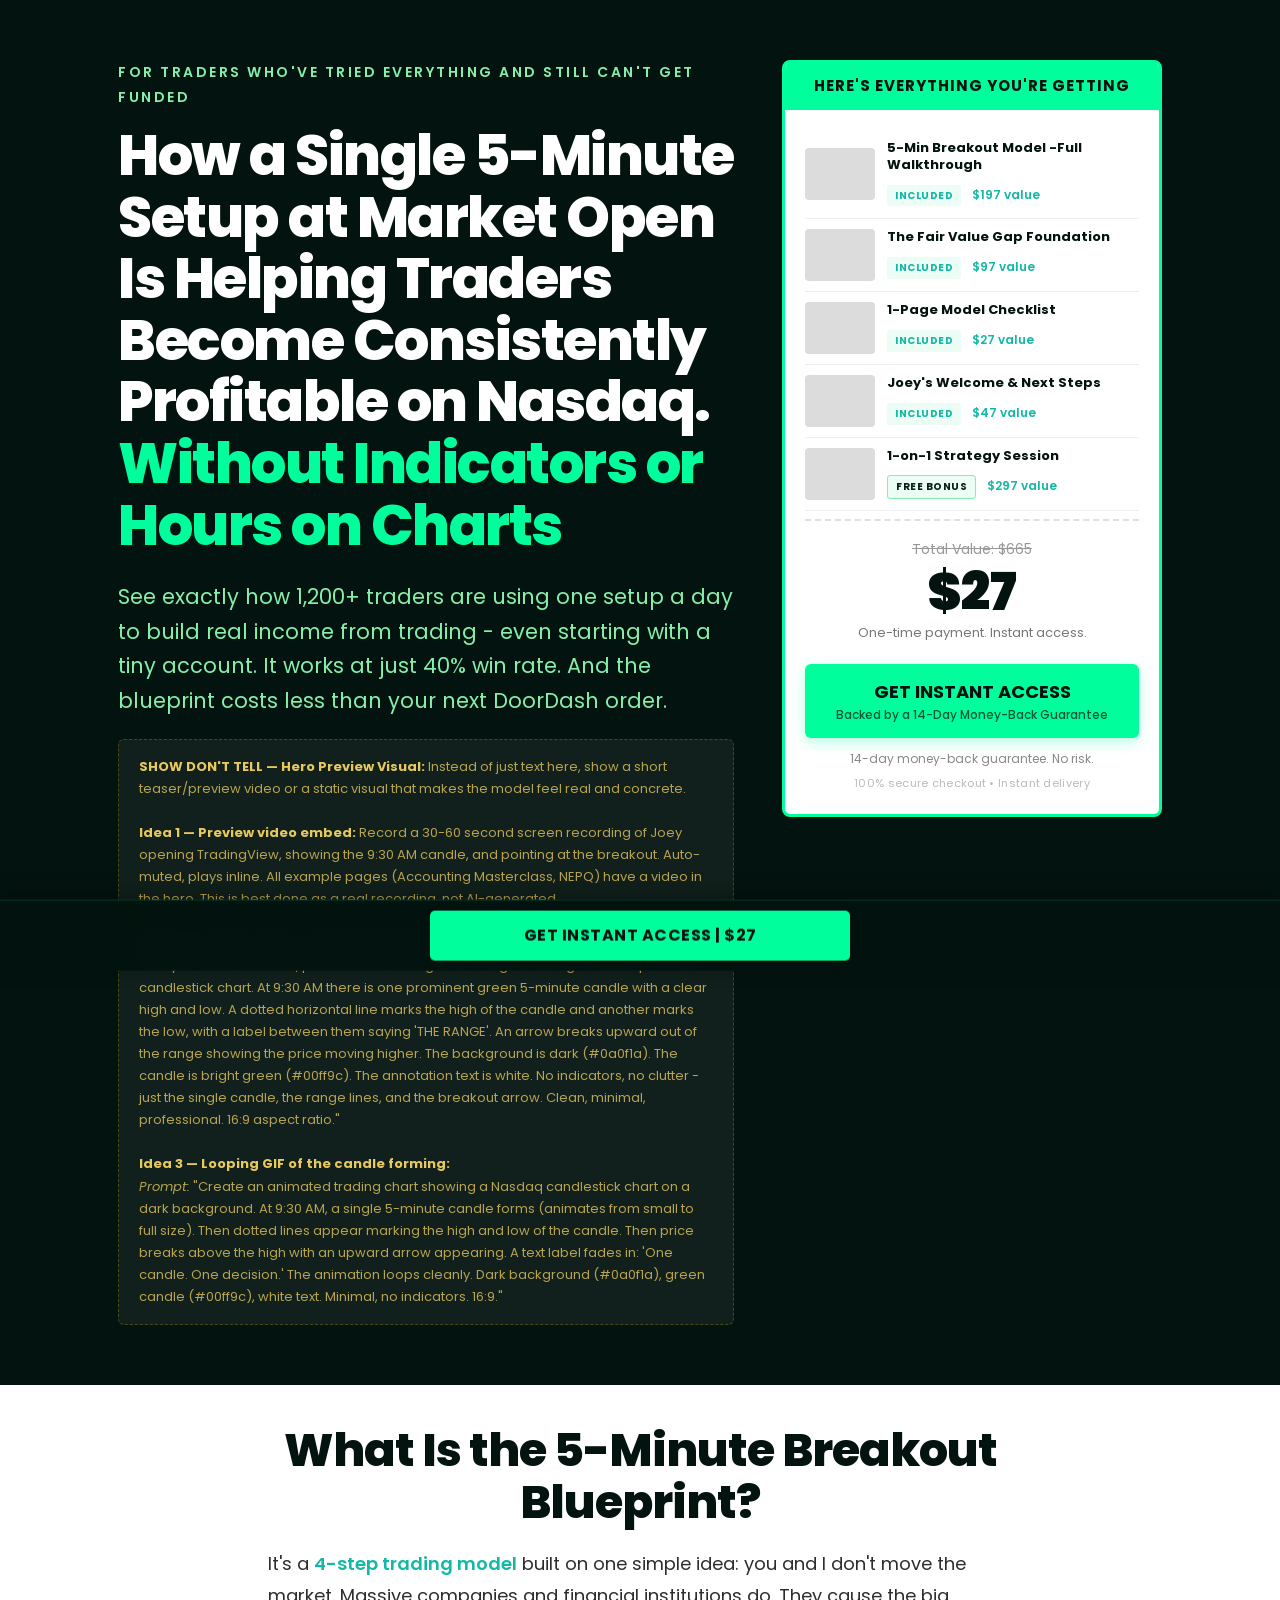
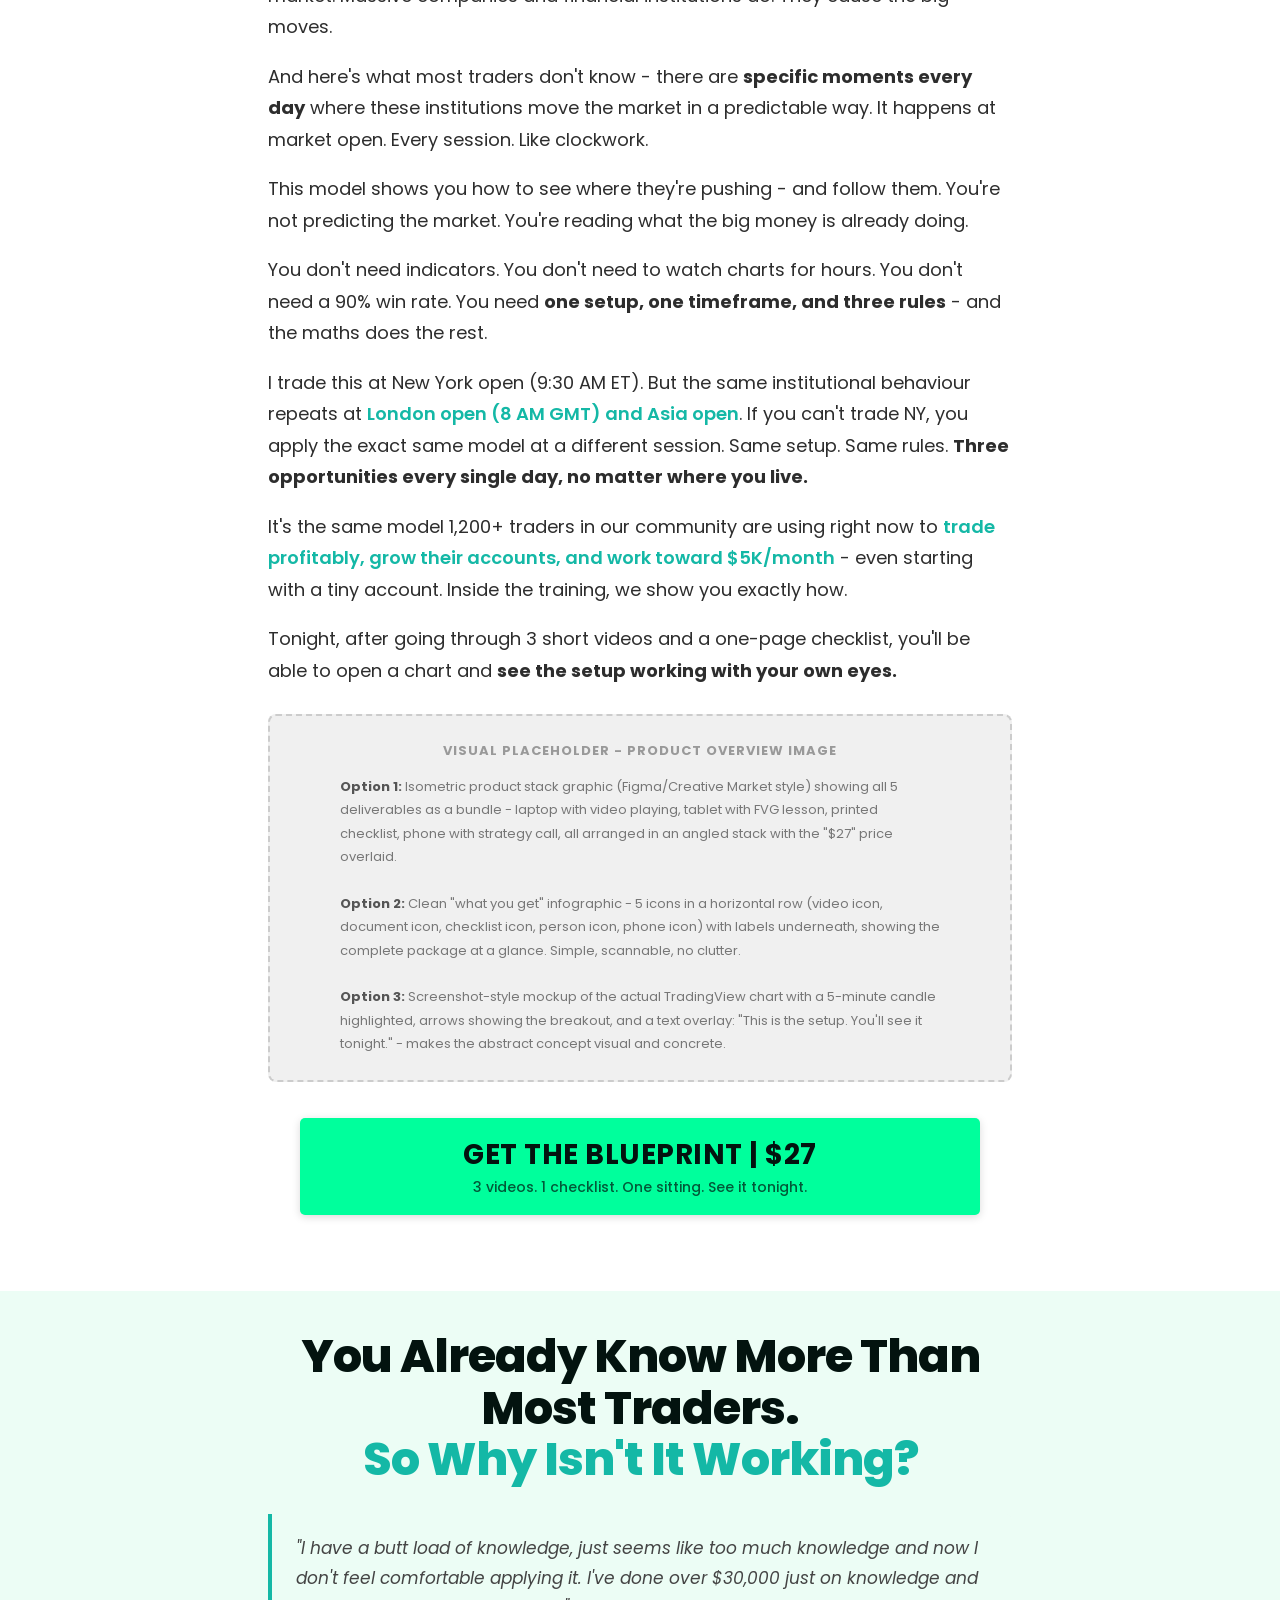
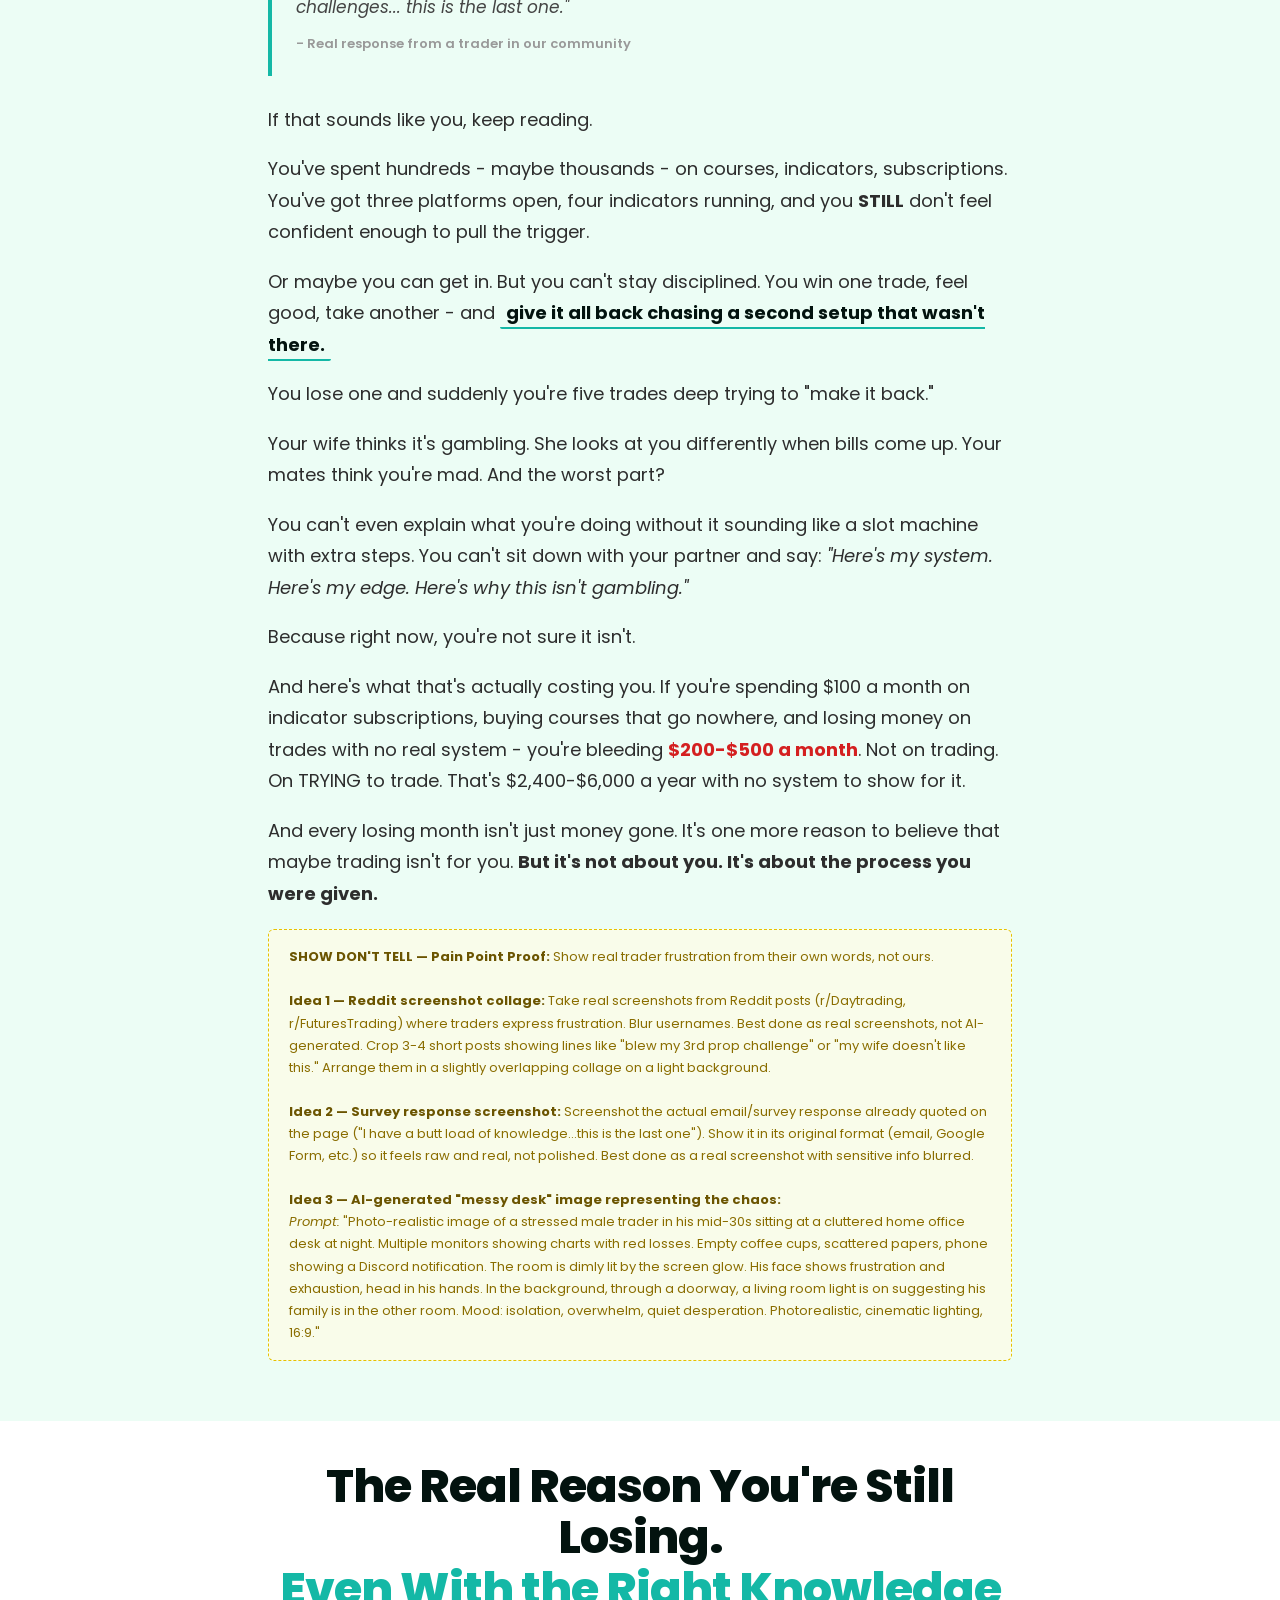
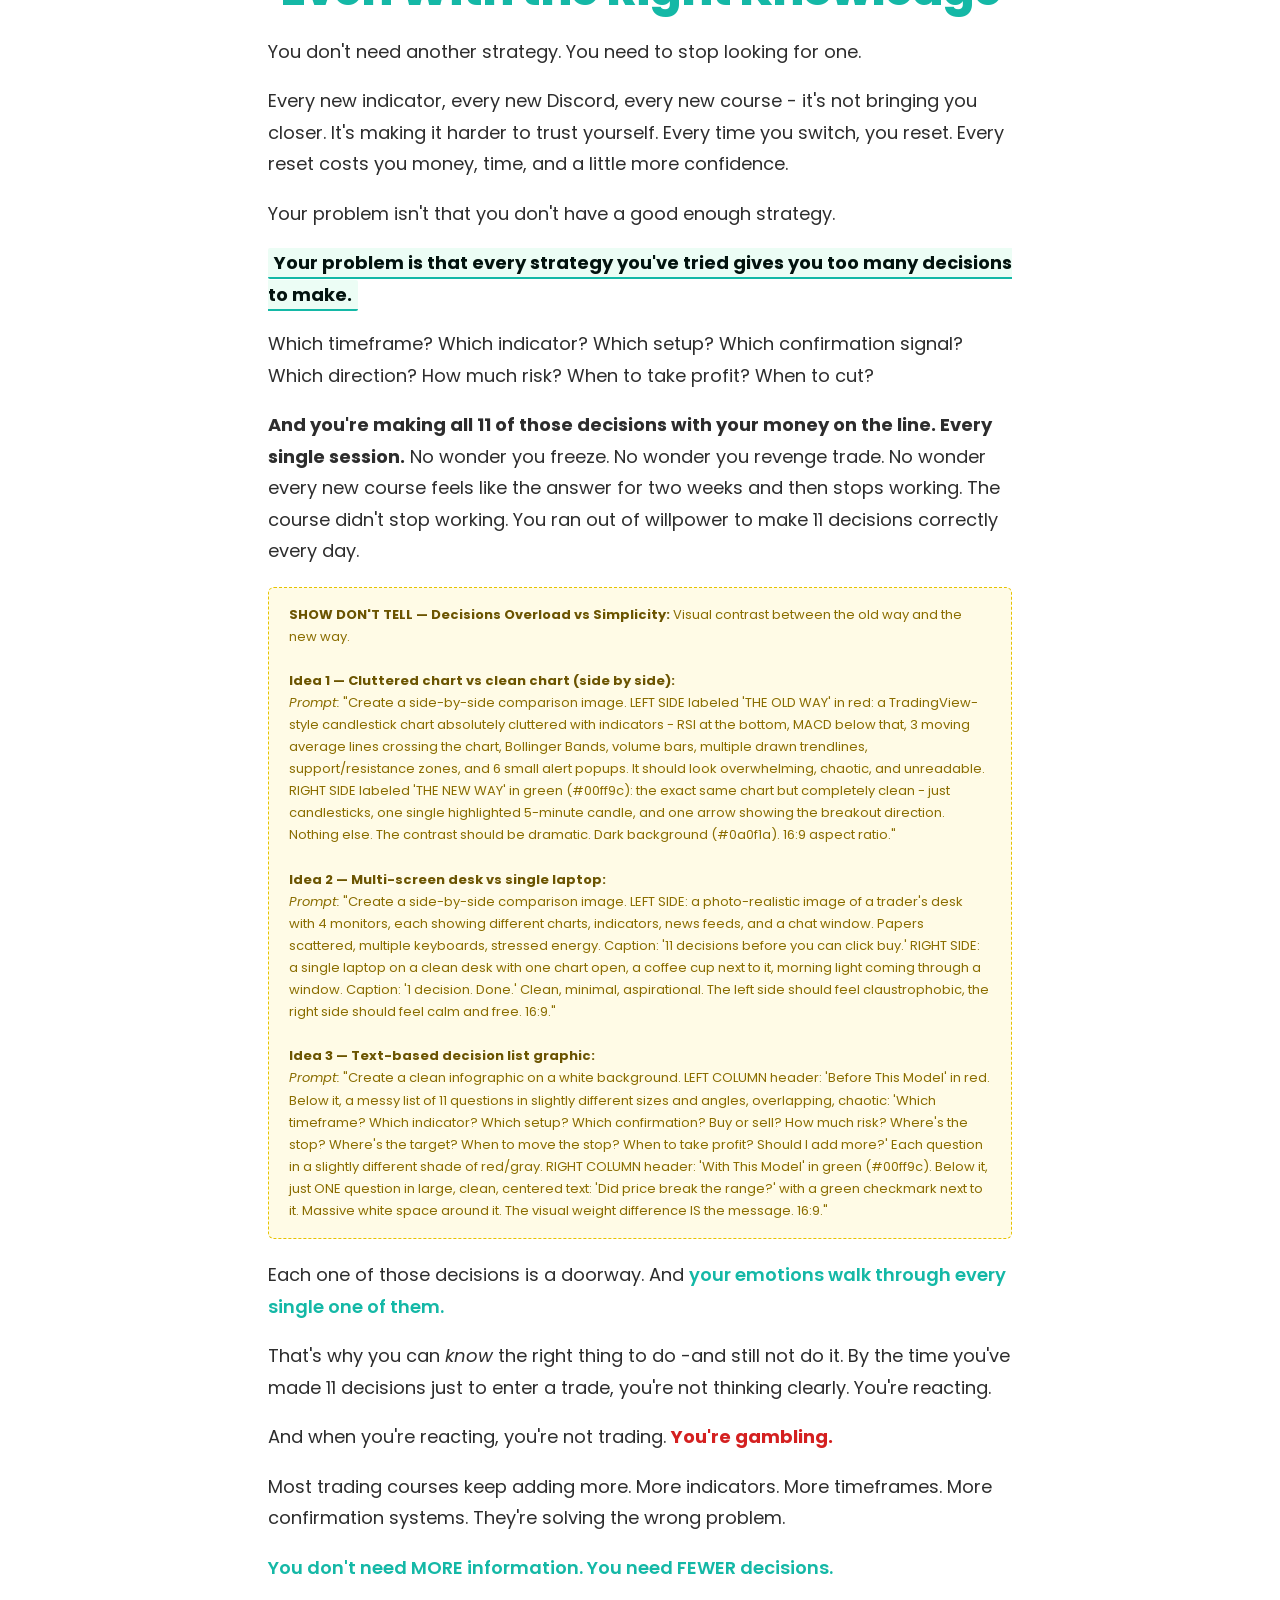
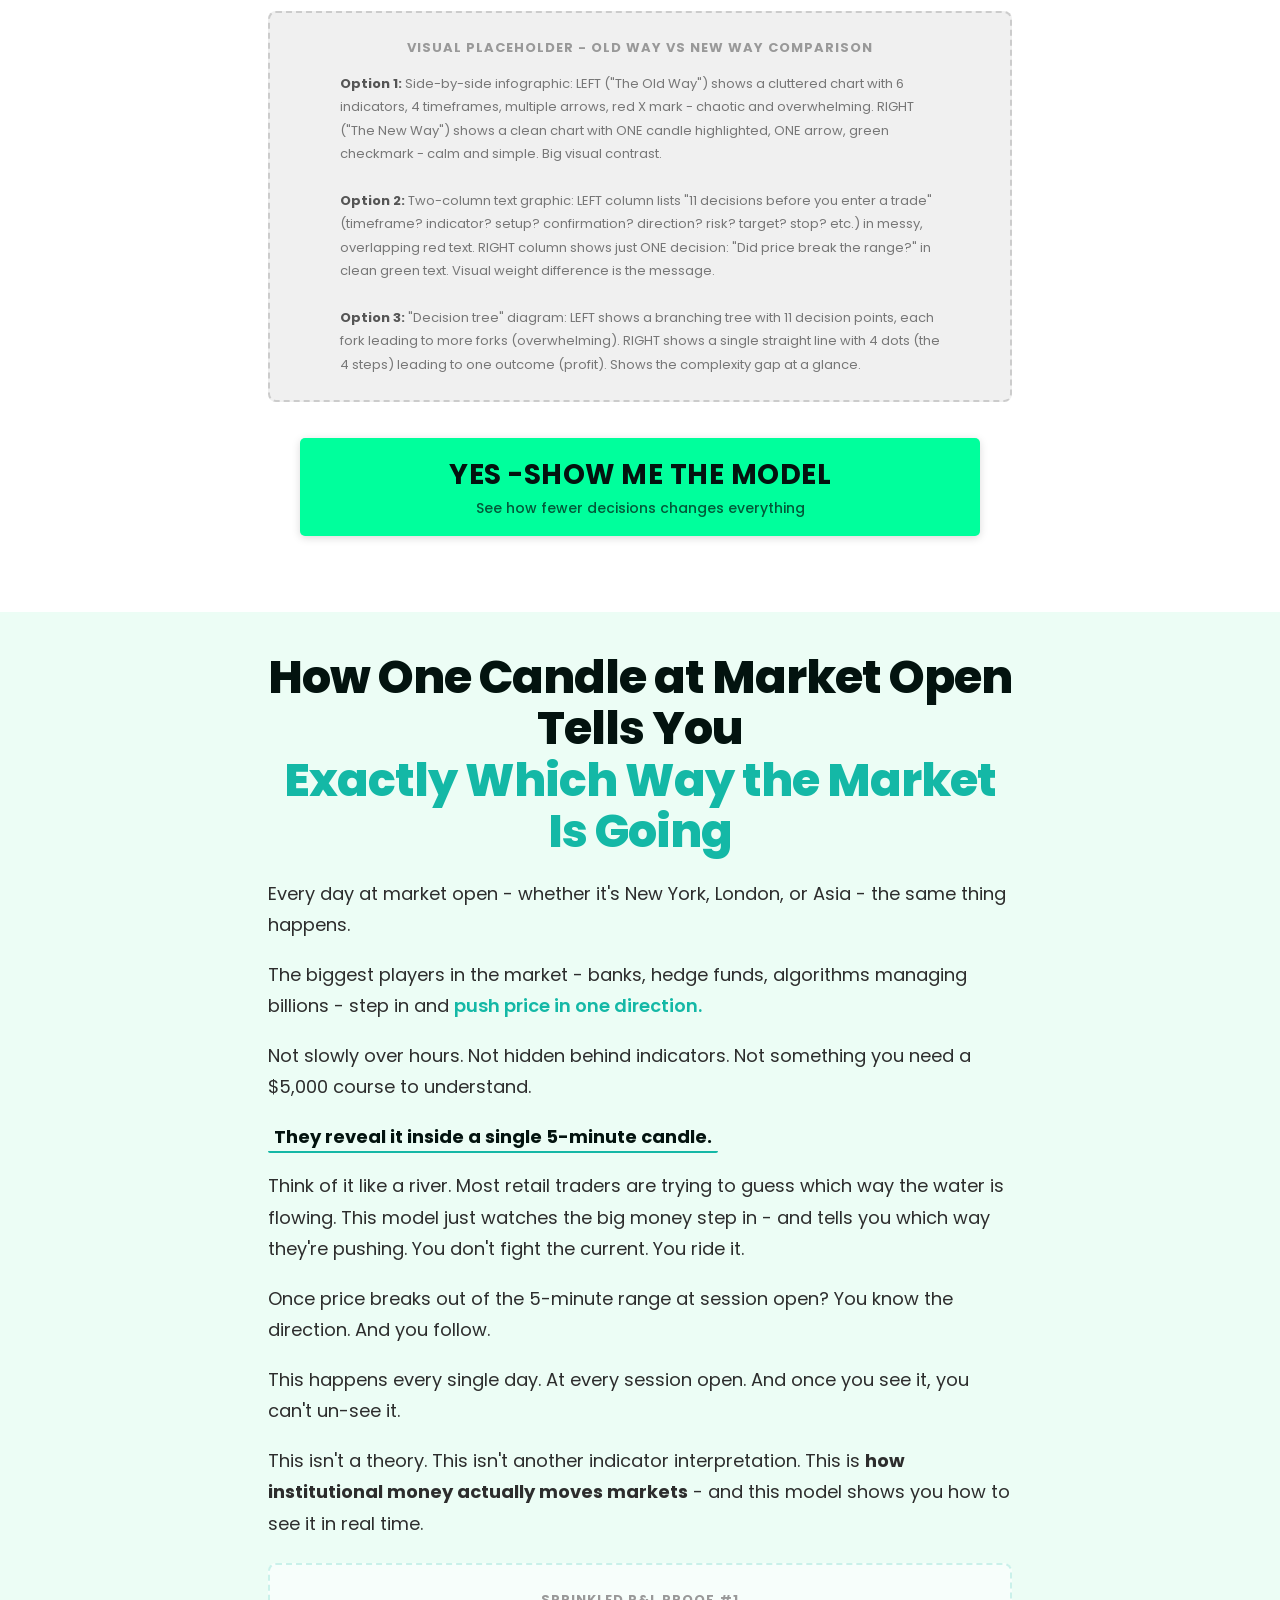
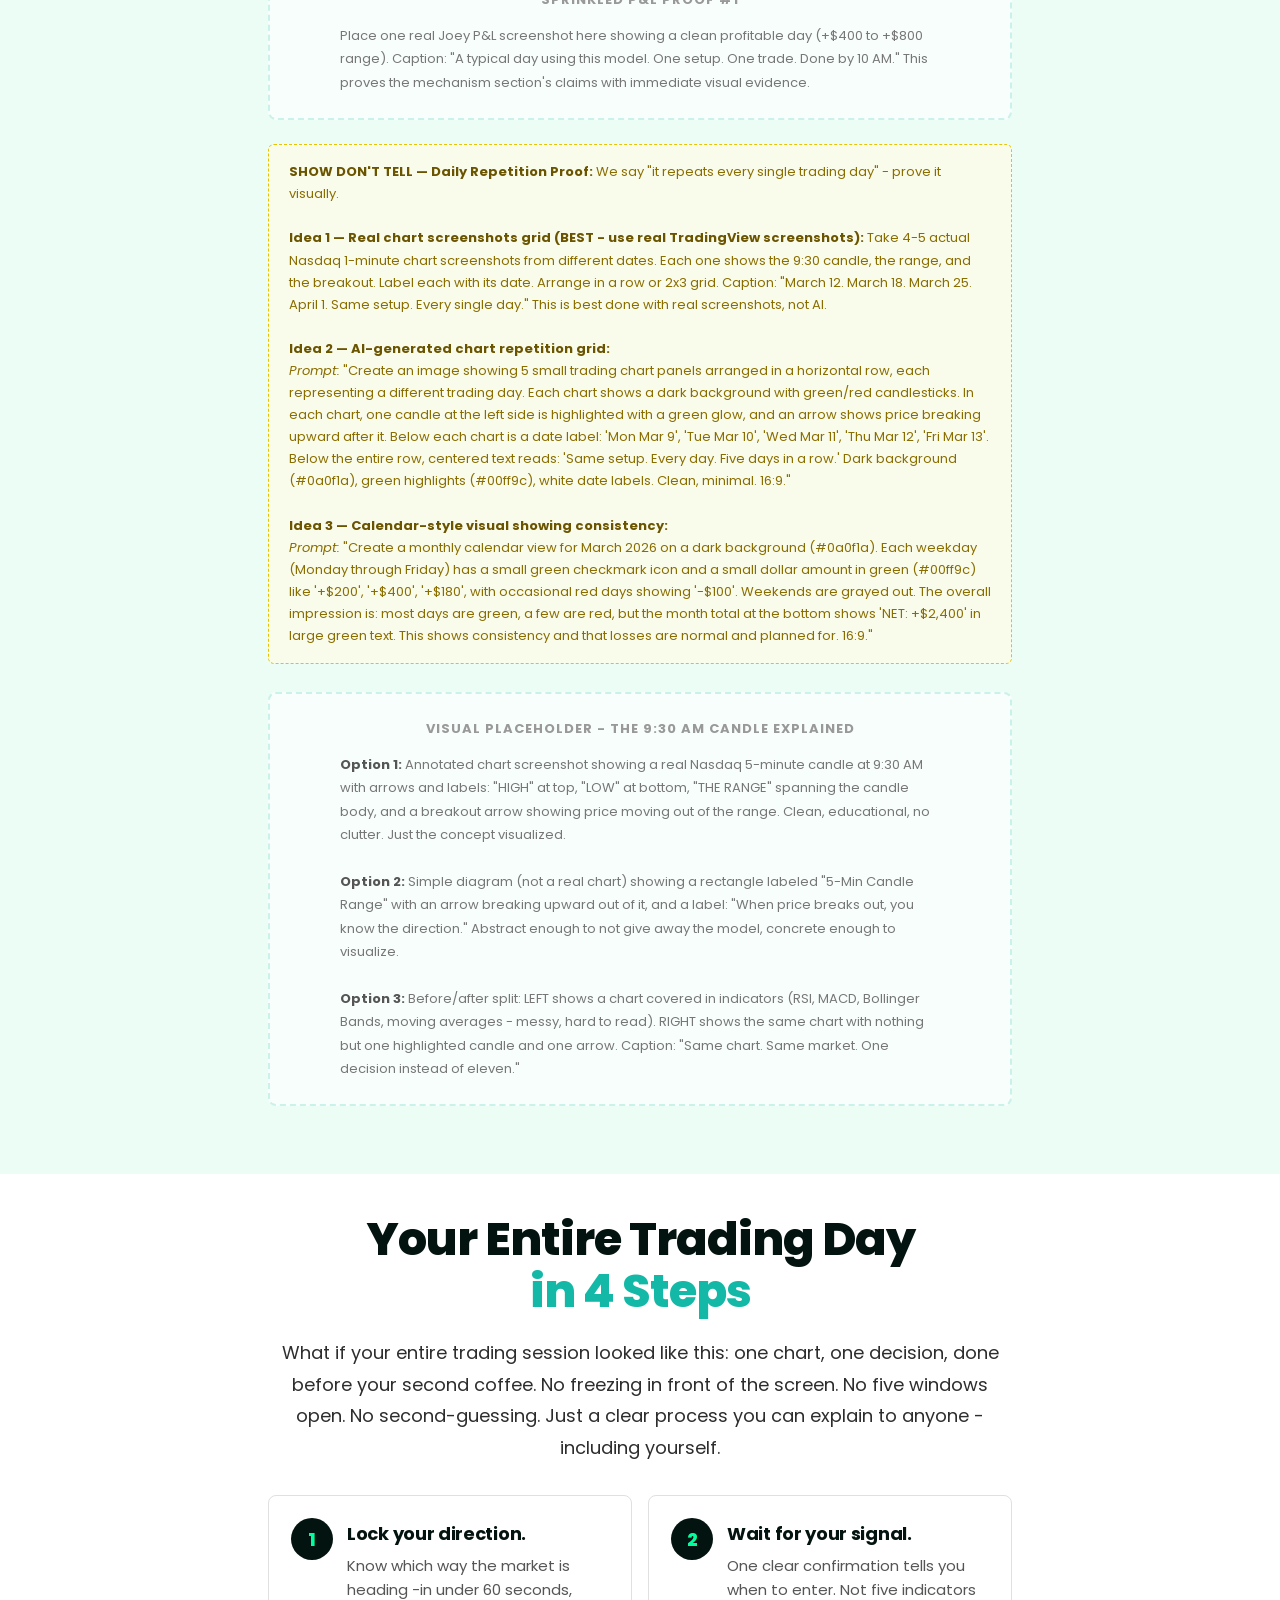
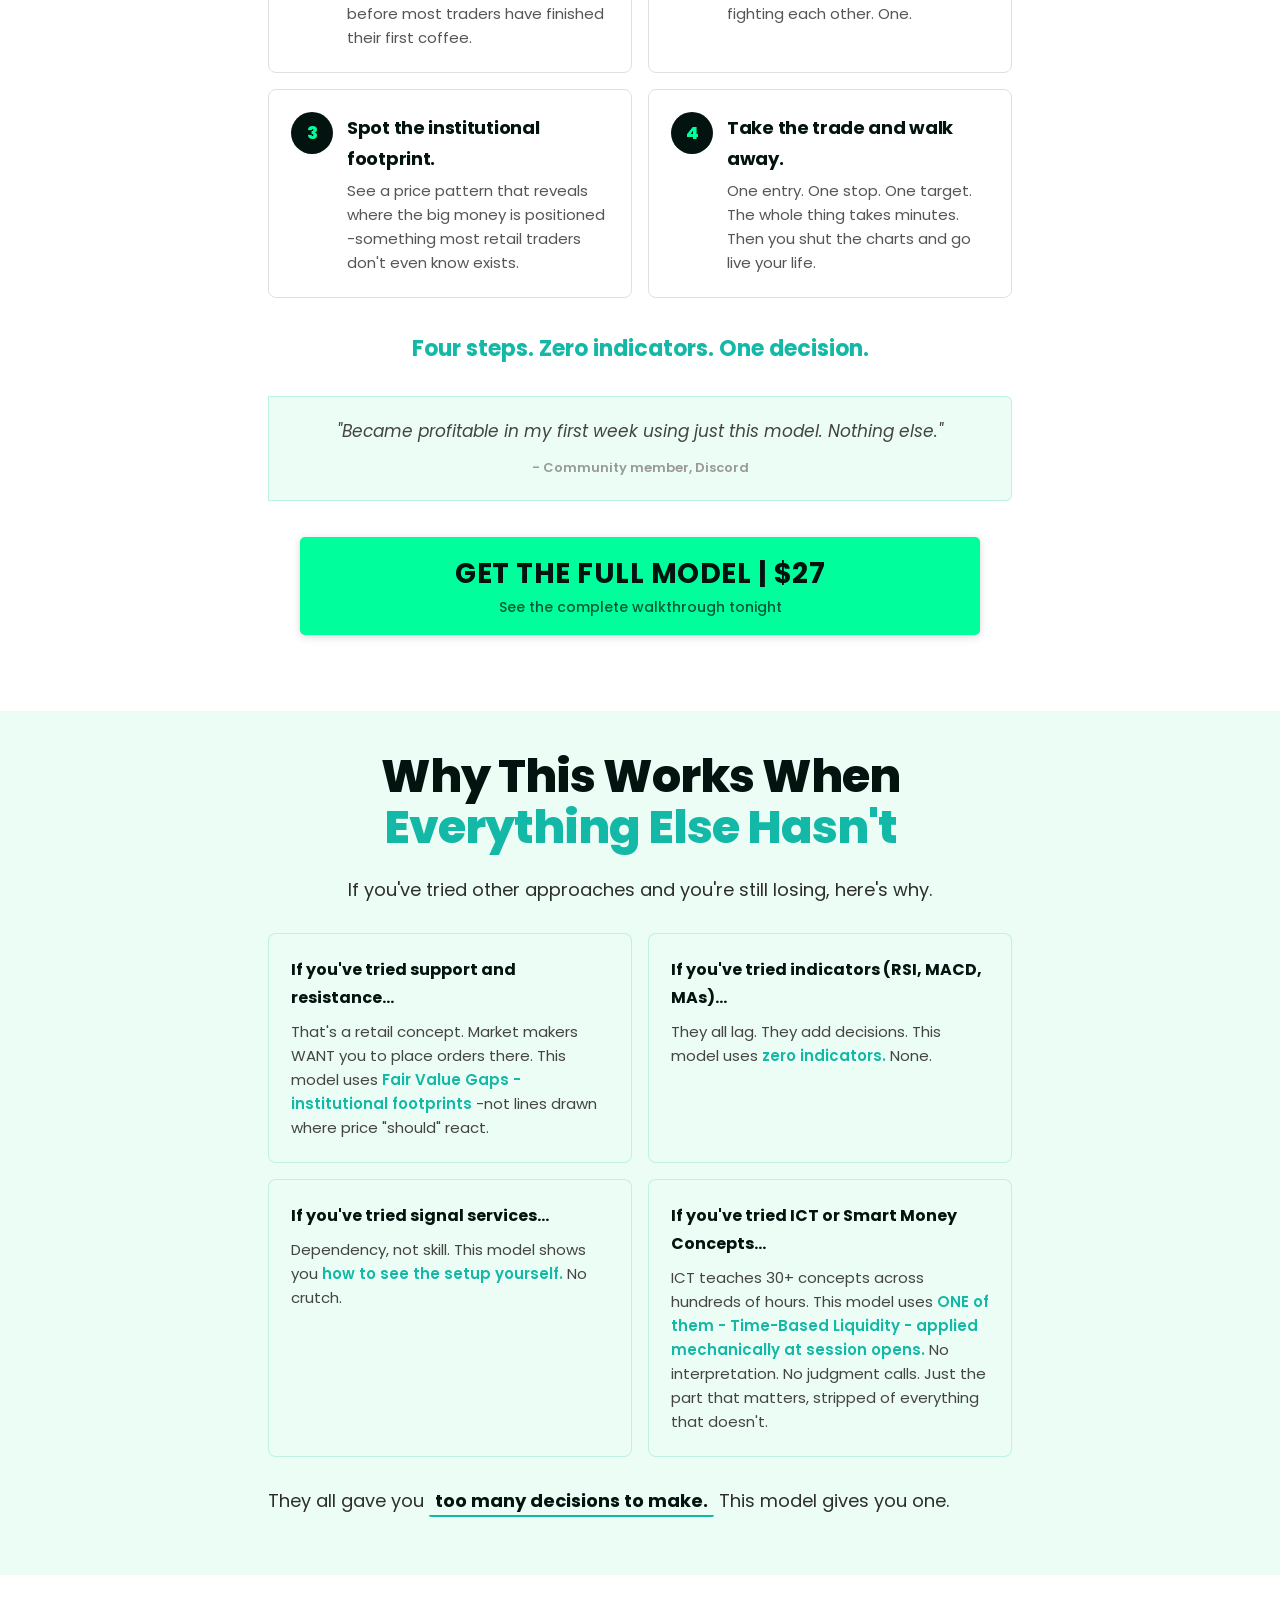
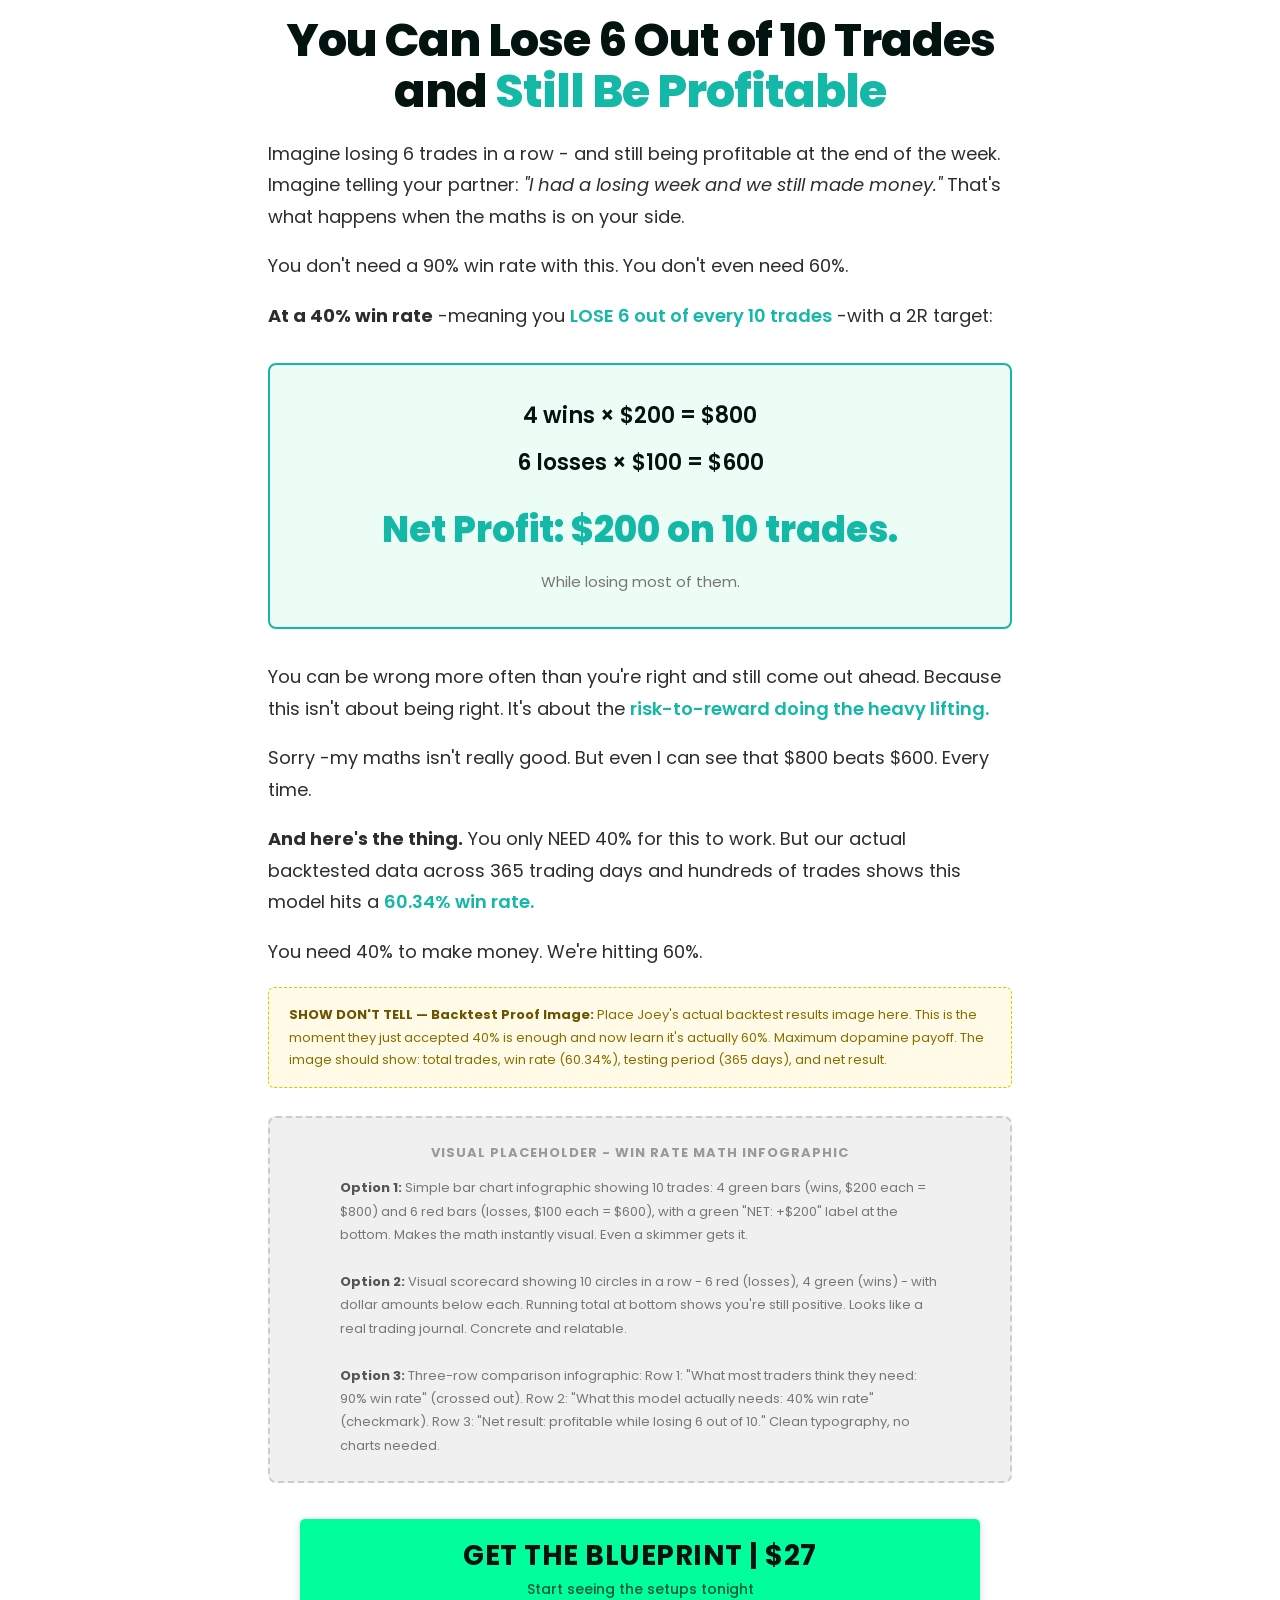
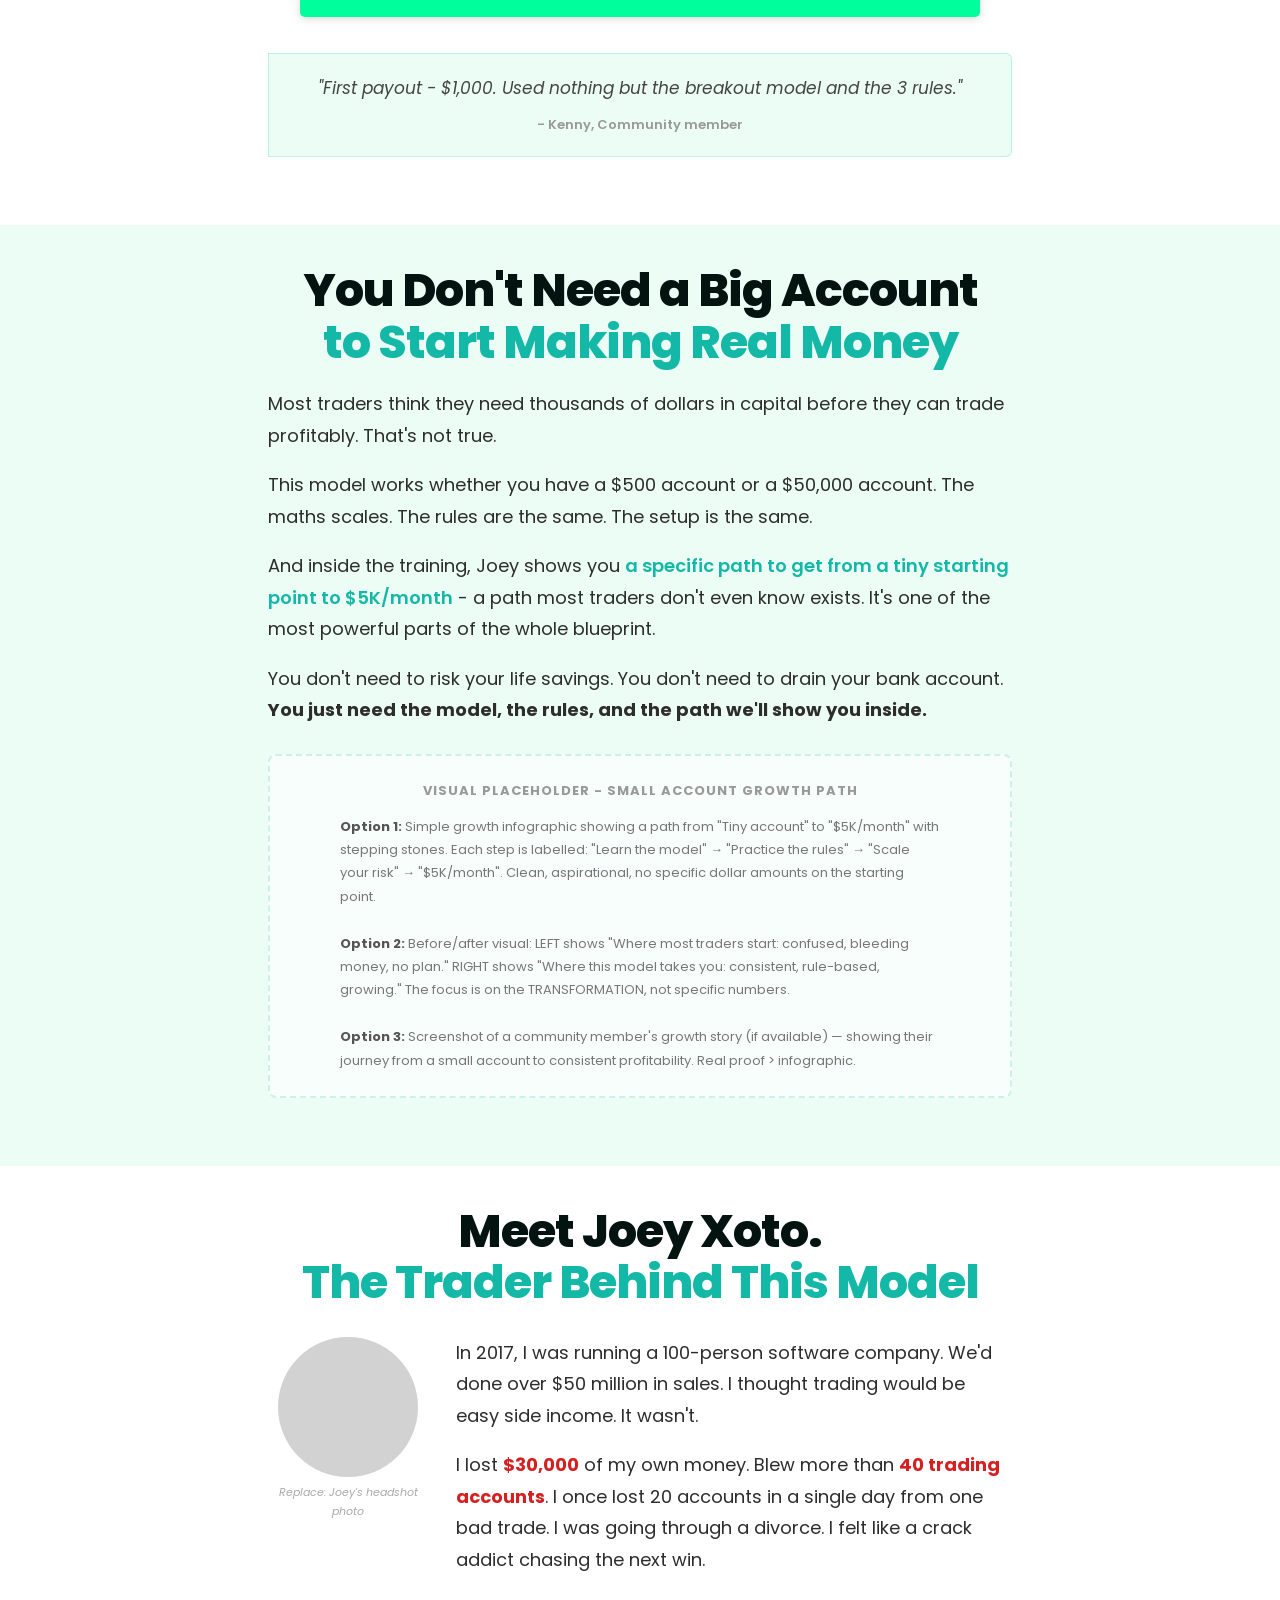
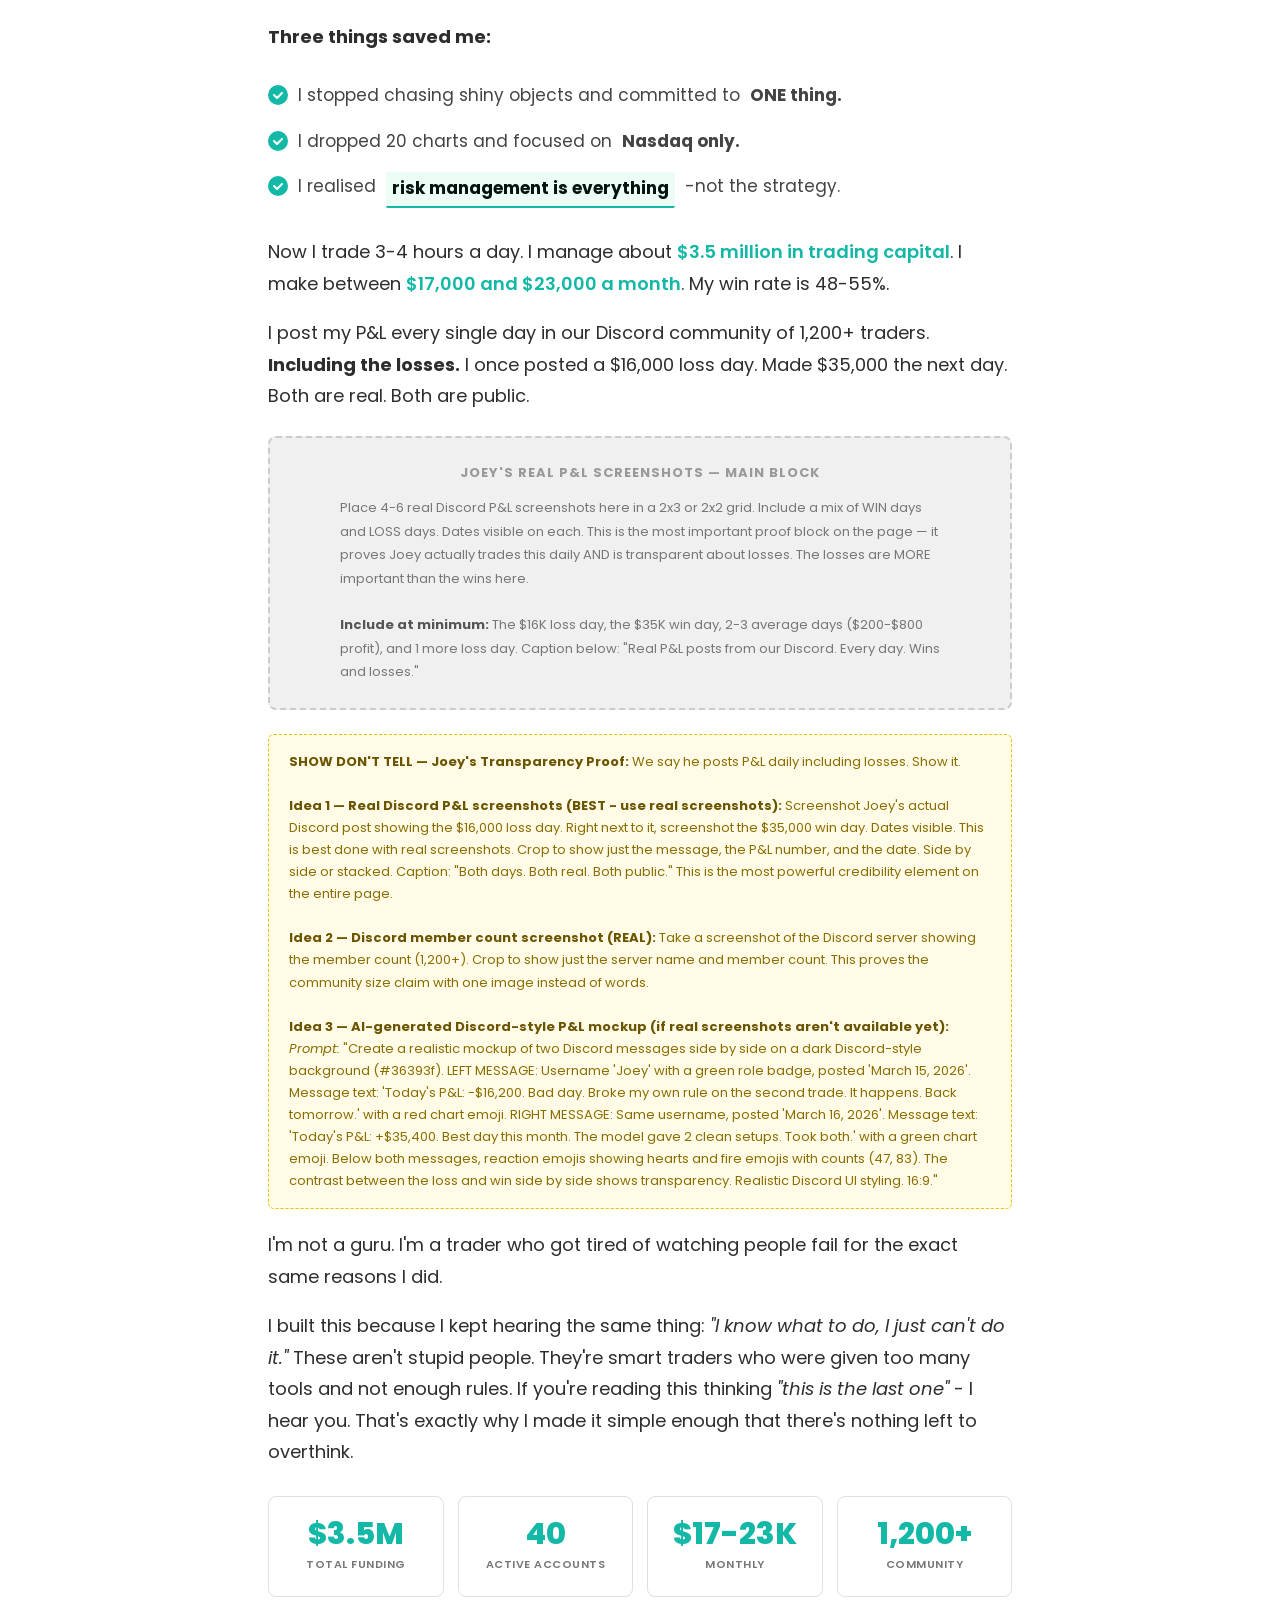
<file: 5m/index2.html>
<!DOCTYPE html>
<html lang="en">
<head>
<meta charset="UTF-8">
<meta name="viewport" content="width=device-width, initial-scale=1.0">
<title>The 5-Minute Breakout Blueprint | Cryptic Hustle</title>
<meta name="description" content="One candle. One decision. The simplest trading model for becoming consistently profitable on Nasdaq.">
<link rel="preconnect" href="https://fonts.googleapis.com">
<link rel="preconnect" href="https://fonts.gstatic.com" crossorigin>
<link href="https://fonts.googleapis.com/css2?family=Poppins:wght@400;500;600;700;800;900&display=swap" rel="stylesheet">
<style>
*{margin:0;padding:0;box-sizing:border-box;}
html{scroll-behavior:smooth;}
body{
  font-family:'Poppins',sans-serif;
  background:#ffffff;
  color:#2d2d2d;
  line-height:1.75;
  font-size:18px;
  -webkit-font-smoothing:antialiased;
}

/* ---- BRAND COLORS ----
  #03130f  — deepest dark (backgrounds)
  #06221b  — dark accent
  #39ff88  — bright green accent
  #00ff9c  — primary green (CTA, emphasis)
  #14b8a6  — teal (secondary accent)
  #ecfdf5  — light mint (light section bg)
  #86efac  — soft green (sub-text on dark)
*/

/* ---- LAYOUT ---- */
.container{max-width:800px;margin:0 auto;padding:0 28px;}
.container-wide{max-width:1100px;margin:0 auto;padding:0 28px;}
section{padding:20px 0;}

/* ---- BACKGROUNDS ---- */
.sec-white{background:#ffffff;}
.sec-mint{background:#ecfdf5;}
.sec-dark{background:#03130f;color:#ecfdf5;}
.sec-dark p,.sec-dark li{color:#86efac;}
.sec-dark strong{color:#ffffff;}
.sec-dark h1,.sec-dark h2,.sec-dark h3{color:#ffffff;}

/* ---- TYPOGRAPHY ---- */
h1{
  font-size:clamp(32px,5.5vw,56px);font-weight:800;
  line-height:1.1;letter-spacing:-1.5px;
  margin-bottom:24px;color:#03130f;
}
h2{
  font-size:clamp(28px,4.5vw,46px);font-weight:800;
  line-height:1.12;text-align:center;letter-spacing:-1px;
  margin-bottom:20px;color:#03130f;
}
h3{
  font-size:clamp(20px,2.8vw,28px);font-weight:700;
  line-height:1.25;text-align:left;margin-bottom:16px;
  color:#03130f;
}
p{margin-bottom:18px;}

.copy{text-align:left;}
.centered{text-align:center;}

/* ---- EMPHASIS ---- */
.em-green{color:#14b8a6;font-weight:600;}
.sec-dark .em-green{color:#00ff9c;}
.em-red{color:#d42020;font-weight:700;}
.hl{background:#ecfdf5;padding:2px 6px;font-weight:700;color:#03130f;border-radius:2px;border-bottom:2px solid #14b8a6;}
.sec-dark .hl{background:rgba(0,255,156,0.12);color:#39ff88;border-bottom-color:#00ff9c;}
strong{font-weight:700;}

/* ---- PRE-HEADLINE ---- */
.pre-hl{
  font-size:14px;font-weight:600;
  text-transform:uppercase;letter-spacing:2.5px;
  margin-bottom:16px;
}
.sec-dark .pre-hl{color:#86efac;}

/* ---- SUBHEADLINE ---- */
.sub-hl{
  font-size:clamp(17px,2vw,21px);
  font-weight:400;max-width:620px;
  line-height:1.65;margin-bottom:0;
}
.sec-dark .sub-hl{color:#86efac;}

/* ---- CTA BUTTON (ClickFunnels style: large, full-width, 2-line) ---- */
.cta-wrap{margin:36px 0;text-align:center;}
.btn{
  display:block;width:100%;max-width:680px;
  margin:0 auto;padding:18px 35px;
  background:#00ff9c;color:#03130f;
  font-family:'Poppins',sans-serif;
  font-size:clamp(20px,2.5vw,28px);
  font-weight:700;text-transform:uppercase;
  text-align:center;text-decoration:none;
  border-radius:5px;border:none;cursor:pointer;
  letter-spacing:0.5px;
  transition:background 0.2s,transform 0.15s;
  line-height:1.35;
  box-shadow:0 2px 8px rgba(0,0,0,0.15);
}
.btn:hover{background:#39ff88;transform:translateY(-2px);box-shadow:0 4px 16px rgba(0,0,0,0.2);}
.btn-sub{
  display:block;font-size:14px;font-weight:500;
  margin-top:5px;opacity:0.7;
  text-transform:none;letter-spacing:0;
}
.btn-below{
  display:block;text-align:center;
  font-size:13px;color:#888;margin-top:10px;
}
.sec-dark .btn-below{color:#86efac;}

/* ---- SECTION HEADER BAR (ClickFunnels style — no radius, full-width) ---- */
.section-bar{
  background:#00ff9c;color:#03130f;
  text-align:center;padding:12px 24px;
  border-radius:0;margin-bottom:32px;
}
.section-bar h3{
  color:#03130f;font-size:20px;font-weight:700;
  text-transform:uppercase;letter-spacing:1px;
  margin:0;text-align:center;
}
/* Item-level bar (above each deliverable) */
.item-bar{
  background:#14b8a6;color:#ffffff;
  text-align:center;padding:8px 16px;
  border-radius:0;margin-bottom:0;
  font-size:13px;font-weight:700;
  text-transform:uppercase;letter-spacing:1px;
}

/* ---- DIVIDER ---- */
.divider{border:none;border-top:1px solid #e0e0e0;margin:40px 0;}
.sec-dark .divider{border-top-color:rgba(255,255,255,0.08);}
.sec-mint .divider{border-top-color:rgba(0,0,0,0.06);}

/* ---- QUOTE BLOCK ---- */
.quote-block{
  border-left:4px solid #14b8a6;
  padding:20px 24px;margin:28px 0;
  background:#ecfdf5;
  font-style:italic;font-size:17px;
  color:#444;border-radius:0 6px 6px 0;
}
.quote-block .attr{
  font-style:normal;font-size:13px;
  color:#999;margin-top:10px;font-weight:600;
}

/* ---- PLACEHOLDER IMAGES ---- */
.img-placeholder{
  width:100%;border-radius:8px;display:block;
  background:#d4d4d4;
}
.img-note{
  font-size:11px;color:#aaa;text-align:center;
  margin-top:6px;font-style:italic;
}
.sec-dark .img-note{color:rgba(134,239,172,0.4);}

/* ---- VISUAL PLACEHOLDER BOX ---- */
.visual-slot{
  background:#f0f0f0;border:2px dashed #ccc;
  border-radius:8px;padding:24px;margin:28px 0;
  text-align:center;
}
.visual-slot .visual-label{
  font-size:13px;font-weight:700;text-transform:uppercase;
  letter-spacing:1px;color:#999;margin-bottom:12px;
}
.visual-slot .visual-ideas{
  font-size:13px;color:#777;line-height:1.8;text-align:left;
  max-width:600px;margin:0 auto;
}
.visual-slot .visual-ideas strong{color:#555;}
.sec-dark .visual-slot{background:rgba(255,255,255,0.04);border-color:rgba(255,255,255,0.12);}
.sec-dark .visual-slot .visual-label{color:#86efac;}
.sec-dark .visual-slot .visual-ideas{color:rgba(134,239,172,0.6);}
.sec-dark .visual-slot .visual-ideas strong{color:#86efac;}
.sec-mint .visual-slot{background:rgba(255,255,255,0.6);border-color:rgba(20,184,166,0.2);}

/* ---- SHOW-DON'T-TELL NOTE ---- */
.sdt-note{
  background:#fffbe6;border:1px dashed #e6c200;
  border-radius:6px;padding:16px 20px;margin:20px 0;
  font-size:13px;color:#8a6d00;line-height:1.7;
}
.sdt-note strong{color:#6b5400;}
.sec-dark .sdt-note{background:rgba(255,251,230,0.06);border-color:rgba(230,194,0,0.25);color:rgba(255,220,100,0.7);}
.sec-dark .sdt-note strong{color:rgba(255,220,100,0.9);}
.sec-mint .sdt-note{background:rgba(255,251,230,0.7);}

/* ==============================
   HERO — 2-column: copy left, sidebar right
   ============================== */
.hero-grid{
  display:grid;
  grid-template-columns:1fr 380px;
  gap:48px;align-items:start;
}
.hero-copy h1{text-align:left;}

/* ---- SIDEBAR ORDER BOX (ClickFunnels style) ---- */
.sidebar-box{
  background:#ffffff;
  border:3px solid #00ff9c;
  border-radius:8px;
  overflow:hidden;
}
.sidebar-header{
  background:#00ff9c;
  padding:14px 20px;
  text-align:center;
}
.sidebar-header h3{
  color:#03130f;font-size:15px;font-weight:700;
  text-transform:uppercase;letter-spacing:1px;
  margin:0;text-align:center;
}
.sidebar-body{padding:20px;}

.sidebar-item{
  display:flex;gap:12px;align-items:center;
  padding:10px 0;border-bottom:1px solid #eee;
}
.sidebar-item:last-child{border-bottom:none;}
.sidebar-item-img{
  width:70px;height:52px;border-radius:4px;
  object-fit:cover;background:#e0e0e0;flex-shrink:0;
}
.sidebar-item-text{flex:1;}
.sidebar-item-title{font-size:13px;font-weight:700;color:#03130f;line-height:1.3;margin-bottom:3px;}
.sidebar-item-val{font-size:12px;font-weight:600;color:#14b8a6;}
.sidebar-item-tag{
  font-size:10px;font-weight:700;text-transform:uppercase;
  letter-spacing:0.5px;padding:2px 8px;border-radius:3px;
  display:inline-block;
}
.tag-included{background:#ecfdf5;color:#14b8a6;}
.tag-free{background:#ecfdf5;color:#06221b;border:1px solid #86efac;}

.sidebar-pricing{
  text-align:center;padding:16px 0 4px;
  border-top:2px dashed #e0e0e0;margin-top:8px;
}
.sidebar-total-val{font-size:14px;color:#999;text-decoration:line-through;}
.sidebar-price{font-size:52px;font-weight:900;color:#03130f;line-height:1;margin:4px 0;}
.sidebar-price-label{font-size:13px;color:#777;}
.sidebar-btn{
  display:block;width:100%;padding:16px;
  background:#00ff9c;color:#03130f;font-family:'Poppins',sans-serif;
  font-size:18px;font-weight:700;text-transform:uppercase;
  text-align:center;text-decoration:none;
  border-radius:6px;border:none;cursor:pointer;
  margin-top:16px;
  box-shadow:0 4px 14px rgba(0,255,156,0.3);
  transition:background 0.2s,transform 0.15s;
  line-height:1.3;
}
.sidebar-btn:hover{background:#39ff88;transform:translateY(-1px);}
.sidebar-btn span{display:block;font-size:12px;font-weight:500;margin-top:3px;text-transform:none;opacity:0.7;}
.sidebar-trust{
  text-align:center;font-size:12px;color:#888;
  margin-top:12px;line-height:1.5;
}
.sidebar-secure{
  text-align:center;font-size:11px;color:#bbb;
  margin-top:6px;letter-spacing:0.3px;
}

@media(max-width:820px){
  .hero-grid{grid-template-columns:1fr;gap:32px;}
  .hero-copy{text-align:center;}
  .hero-copy h1{text-align:center;}
  .hero-copy .sub-hl{text-align:center;margin:0 auto;}
  .hero-copy .pre-hl{text-align:center;}
  .sidebar-box{max-width:420px;margin:0 auto;}
}

/* ==============================
   STEPS — 2x2 grid
   ============================== */
.step-grid{
  display:grid;grid-template-columns:1fr 1fr;
  gap:16px;margin:32px 0;
}
.step{
  display:flex;gap:14px;align-items:flex-start;
  padding:22px;background:#fff;border-radius:8px;
  border:1px solid #e0e0e0;
}
.sec-mint .step{background:#fff;}
.step-num{
  flex-shrink:0;width:42px;height:42px;
  background:#03130f;color:#00ff9c;
  border-radius:50%;display:flex;
  align-items:center;justify-content:center;
  font-weight:800;font-size:18px;
}
.step-body{flex:1;}
.step-body strong{display:block;margin-bottom:4px;font-size:18px;color:#03130f;letter-spacing:-0.3px;}
.step-body p{margin:0;font-size:15px;color:#555;line-height:1.6;}

@media(max-width:600px){.step-grid{grid-template-columns:1fr;}}

/* ==============================
   COMPARE — 2x2 card grid
   ============================== */
.compare-grid{
  display:grid;grid-template-columns:1fr 1fr;
  gap:16px;margin:28px 0;
}
.compare-card{
  padding:22px;background:#ecfdf5;
  border-radius:8px;border:1px solid rgba(20,184,166,0.2);
}
.compare-card strong{color:#03130f;font-size:16px;display:block;margin-bottom:8px;}
.compare-card p{margin:0;font-size:15px;color:#444;line-height:1.6;}

@media(max-width:600px){.compare-grid{grid-template-columns:1fr;}}

/* ---- MATH BOX ---- */
.math-box{
  background:#ecfdf5;border:2px solid #14b8a6;
  border-radius:8px;padding:32px;
  margin:32px 0;text-align:center;
}
.math-row{font-size:22px;font-weight:600;margin-bottom:8px;color:#03130f;}
.math-result{font-size:clamp(26px,3.5vw,36px);font-weight:800;color:#14b8a6;margin-top:16px;}
.math-note{font-size:15px;color:#777;margin-top:8px;}

/* ---- CHECKLIST ---- */
.checklist{list-style:none;margin:20px 0;}
.checklist li{
  padding:8px 0;font-size:17px;color:#444;
  display:flex;align-items:flex-start;gap:10px;
}
.checklist li svg{flex-shrink:0;margin-top:4px;}

/* ==============================
   PRODUCT STACK — alternating image + text
   ============================== */
.stack-row{
  display:grid;grid-template-columns:260px 1fr;
  gap:32px;align-items:center;
  padding:32px 0;border-bottom:1px solid rgba(255,255,255,0.06);
}
.stack-row.reverse{grid-template-columns:1fr 260px;}
.stack-row.reverse .stack-img{order:2;}
.stack-row.reverse .stack-text{order:1;}
.stack-row:last-of-type{border-bottom:none;}

.stack-img img{width:100%;border-radius:8px;display:block;background:#1a3a2e;}
.stack-text{}
.stack-title{font-size:20px;font-weight:700;color:#fff;margin-bottom:6px;line-height:1.3;}
.stack-val{font-size:15px;font-weight:700;color:#00ff9c;}
.stack-desc{font-size:15px;color:#86efac;margin:8px 0 0;line-height:1.65;}

.stack-row.bonus{
  border:2px solid rgba(0,255,156,0.3);
  border-radius:10px;padding:28px;margin-top:12px;
  background:rgba(0,255,156,0.04);
}
.stack-row.bonus .stack-title{color:#39ff88;}

@media(max-width:700px){
  .stack-row,.stack-row.reverse{
    grid-template-columns:1fr;text-align:center;
  }
  .stack-row.reverse .stack-img{order:0;}
  .stack-row.reverse .stack-text{order:0;}
  .stack-img{max-width:260px;margin:0 auto;}
}

/* ---- PRICE BOX ---- */
.price-box{text-align:center;padding:40px 20px;margin:32px 0;}
.price-old{font-size:22px;color:rgba(134,239,172,0.5);text-decoration:line-through;margin-bottom:6px;}
.price-current{font-size:clamp(60px,12vw,88px);font-weight:900;color:#00ff9c;line-height:1;}
.price-label{font-size:16px;color:#86efac;margin-top:8px;font-weight:500;}

/* ==============================
   RULES — with icons
   ============================== */
.rule{
  margin-bottom:20px;padding:24px 24px 24px 72px;
  background:#ecfdf5;border-radius:8px;border-left:4px solid #14b8a6;
  position:relative;
}
.rule-icon{position:absolute;left:22px;top:24px;width:32px;height:32px;}
.rule h3{font-size:18px;color:#06221b;margin-bottom:6px;}
.rule p{margin:0;font-size:16px;color:#444;}

/* ==============================
   ABOUT
   ============================== */
.about-grid{
  display:grid;grid-template-columns:160px 1fr;
  gap:28px;align-items:start;margin:28px 0;
}
.about-avatar-wrap{text-align:center;}
.about-avatar-img{
  width:140px;height:140px;border-radius:50%;
  object-fit:cover;background:#d4d4d4;display:block;margin:0 auto;
}
.about-body h3{margin-bottom:6px;}

@media(max-width:600px){
  .about-grid{grid-template-columns:1fr;text-align:center;}
  .about-body h3{text-align:center;}
}

/* ---- STAT GRID ---- */
.stat-grid{
  display:grid;grid-template-columns:repeat(4,1fr);
  gap:14px;margin:28px 0;
}
.stat{text-align:center;padding:22px 14px;background:#fff;border:1px solid #e0e0e0;border-radius:8px;}
.stat-num{font-size:clamp(22px,3vw,30px);font-weight:800;color:#14b8a6;line-height:1;}
.stat-label{font-size:11px;font-weight:600;text-transform:uppercase;letter-spacing:0.5px;color:#777;margin-top:6px;}

@media(max-width:600px){.stat-grid{grid-template-columns:repeat(2,1fr);}}

/* ---- PROOF CARDS ---- */
.proof-cards{
  display:grid;grid-template-columns:1fr 1fr;
  gap:16px;margin:28px 0;
}
.proof-card{
  padding:22px;background:#fff;border-radius:8px;
  border:1px solid #e0e0e0;border-left:4px solid #14b8a6;
}
.proof-card p{margin:0;font-size:15px;color:#444;line-height:1.65;}
.proof-card .proof-name{font-size:13px;font-weight:600;color:#14b8a6;margin-top:12px;}

@media(max-width:600px){.proof-cards{grid-template-columns:1fr;}}

/* ---- GUARANTEE ---- */
.guarantee-grid{
  display:grid;grid-template-columns:150px 1fr;
  gap:24px;align-items:center;
  max-width:680px;margin:0 auto;
  padding:32px 28px;border:2px dashed #14b8a6;
  border-radius:8px;background:#ecfdf5;
}
.guarantee-badge img{
  width:120px;height:120px;border-radius:50%;
  object-fit:cover;background:#d4d4d4;display:block;margin:0 auto;
}
.guarantee-text h3{color:#06221b;margin-bottom:10px;}
.guarantee-text p{font-size:16px;color:#444;margin:0;}

@media(max-width:600px){
  .guarantee-grid{grid-template-columns:1fr;text-align:center;}
  .guarantee-text h3{text-align:center;}
}

/* ---- FAQ ---- */
.faq-item{padding:20px 0;border-bottom:1px solid #e0e0e0;}
.faq-item:last-child{border-bottom:none;}
.faq-q{font-weight:600;font-size:18px;color:#03130f;cursor:pointer;display:flex;justify-content:space-between;align-items:center;gap:16px;}
.faq-q::after{content:'+';font-size:24px;font-weight:400;color:#14b8a6;flex-shrink:0;transition:transform 0.2s;}
.faq-q.open::after{content:'\2212';}
.faq-a{display:none;padding-top:12px;font-size:16px;color:#555;line-height:1.7;}
.faq-a.show{display:block;}

/* ---- FOOTER ---- */
footer{background:#03130f;border-top:1px solid rgba(255,255,255,0.06);padding:28px 0;text-align:center;font-size:12px;color:rgba(134,239,172,0.4);line-height:1.7;}
footer a{color:rgba(134,239,172,0.4);}

/* ---- STICKY BAR ---- */
.sticky-bar{
  position:fixed;bottom:0;left:0;right:0;
  background:rgba(3,19,15,0.97);
  backdrop-filter:blur(10px);
  border-top:1px solid rgba(0,255,156,0.15);
  padding:10px 20px;z-index:999;
  display:flex;justify-content:center;align-items:center;
  transform:translateY(100%);transition:transform 0.3s ease;
  box-shadow:0 -4px 20px rgba(0,0,0,0.3);
}
.sticky-bar.visible{transform:translateY(0);}
.sticky-bar .btn{max-width:420px;padding:14px 24px;font-size:16px;}

/* ---- RESPONSIVE ---- */
@media(max-width:767px){
  body{font-size:16px;}
  section{padding:20px 0;}
  .container,.container-wide{padding:0 18px;}
  h1{font-size:clamp(26px,6vw,36px);}
  h2{font-size:clamp(22px,5vw,32px);}
  h3{font-size:clamp(18px,4vw,24px);}
  .btn{font-size:clamp(16px,3.5vw,20px);padding:14px 20px;}
  .btn-sub{font-size:12px;}
  .sticky-bar{padding:8px 14px;}
  .sticky-bar .btn{font-size:14px;padding:12px 16px;}
  .step-body strong{font-size:16px;}
  .step-body p{font-size:14px;}
  .compare-card strong{font-size:15px;}
  .compare-card p{font-size:14px;}
  .math-row{font-size:18px;}
}
</style>
</head>
<body>

<!-- ============================================================
     1. HERO — Dark | headline left, value-stack sidebar right
     PURPOSE: Problem agreement + promise + offer summary
     ============================================================ -->
<section class="sec-dark" style="padding:60px 0 40px;">
  <div class="container-wide">
    <div class="hero-grid">

      <div class="hero-copy">
        <p class="pre-hl">For traders who've tried everything and still can't get funded</p>
        <h1>How a Single 5-Minute Setup at Market Open Is Helping Traders Become Consistently Profitable on Nasdaq.<br><span style="color:#00ff9c;">Without Indicators or Hours on Charts</span></h1>
        <p class="sub-hl">See exactly how 1,200+ traders are using one setup a day to build real income from trading - even starting with a tiny account. It works at just 40% win rate. And the blueprint costs less than your next DoorDash order.</p>
        <div class="sdt-note">
          <strong>SHOW DON'T TELL — Hero Preview Visual:</strong> Instead of just text here, show a short teaser/preview video or a static visual that makes the model feel real and concrete.<br><br>
          <strong>Idea 1 — Preview video embed:</strong> Record a 30-60 second screen recording of Joey opening TradingView, showing the 9:30 AM candle, and pointing at the breakout. Auto-muted, plays inline. All example pages (Accounting Masterclass, NEPQ) have a video in the hero. This is best done as a real recording, not AI-generated.<br><br>
          <strong>Idea 2 — Static chart screenshot with annotations:</strong><br>
          <em>Prompt:</em> "Create a clean, professional trading chart image showing a Nasdaq 1-minute candlestick chart. At 9:30 AM there is one prominent green 5-minute candle with a clear high and low. A dotted horizontal line marks the high of the candle and another marks the low, with a label between them saying 'THE RANGE'. An arrow breaks upward out of the range showing the price moving higher. The background is dark (#0a0f1a). The candle is bright green (#00ff9c). The annotation text is white. No indicators, no clutter - just the single candle, the range lines, and the breakout arrow. Clean, minimal, professional. 16:9 aspect ratio."<br><br>
          <strong>Idea 3 — Looping GIF of the candle forming:</strong><br>
          <em>Prompt:</em> "Create an animated trading chart showing a Nasdaq candlestick chart on a dark background. At 9:30 AM, a single 5-minute candle forms (animates from small to full size). Then dotted lines appear marking the high and low of the candle. Then price breaks above the high with an upward arrow appearing. A text label fades in: 'One candle. One decision.' The animation loops cleanly. Dark background (#0a0f1a), green candle (#00ff9c), white text. Minimal, no indicators. 16:9."
        </div>
      </div>

      <div class="sidebar-box">
        <div class="sidebar-header"><h3>Here's Everything You're Getting</h3></div>
        <div class="sidebar-body">
          <div class="sidebar-item">
            <img src="assets/sidebar-model.png" alt="Breakout Model Walkthrough" class="sidebar-item-img">
            <div class="sidebar-item-text">
              <div class="sidebar-item-title">5-Min Breakout Model -Full Walkthrough</div>
              <span class="sidebar-item-tag tag-included">Included</span>
              <span class="sidebar-item-val">&nbsp; $197 value</span>
            </div>
          </div>
          <div class="sidebar-item">
            <img src="assets/sidebar-fvg.png" alt="Fair Value Gap Foundation" class="sidebar-item-img">
            <div class="sidebar-item-text">
              <div class="sidebar-item-title">The Fair Value Gap Foundation</div>
              <span class="sidebar-item-tag tag-included">Included</span>
              <span class="sidebar-item-val">&nbsp; $97 value</span>
            </div>
          </div>
          <div class="sidebar-item">
            <img src="assets/sidebar-checklist.png" alt="1-Page Model Checklist" class="sidebar-item-img">
            <div class="sidebar-item-text">
              <div class="sidebar-item-title">1-Page Model Checklist</div>
              <span class="sidebar-item-tag tag-included">Included</span>
              <span class="sidebar-item-val">&nbsp; $27 value</span>
            </div>
          </div>
          <div class="sidebar-item">
            <img src="assets/sidebar-welcome.png" alt="Joey's Welcome & Next Steps" class="sidebar-item-img">
            <div class="sidebar-item-text">
              <div class="sidebar-item-title">Joey's Welcome & Next Steps</div>
              <span class="sidebar-item-tag tag-included">Included</span>
              <span class="sidebar-item-val">&nbsp; $47 value</span>
            </div>
          </div>
          <div class="sidebar-item">
            <img src="assets/sidebar-strategy.png" alt="1-on-1 Strategy Session" class="sidebar-item-img">
            <div class="sidebar-item-text">
              <div class="sidebar-item-title">1-on-1 Strategy Session</div>
              <span class="sidebar-item-tag tag-free">Free Bonus</span>
              <span class="sidebar-item-val">&nbsp; $297 value</span>
            </div>
          </div>
          <div class="sidebar-pricing">
            <div class="sidebar-total-val">Total Value: $665</div>
            <div class="sidebar-price">$27</div>
            <div class="sidebar-price-label">One-time payment. Instant access.</div>
          </div>
          <a href="#get-access" class="sidebar-btn">GET INSTANT ACCESS<span>Backed by a 14-Day Money-Back Guarantee</span></a>
          <div class="sidebar-trust">14-day money-back guarantee. No risk.</div>
          <div class="sidebar-secure">100% secure checkout &bull; Instant delivery</div>
        </div>
      </div>

    </div>
  </div>
</section>

<!-- ============================================================
     2. WHAT IS THIS? — White
     PURPOSE: Name it, frame it, bridge to rest of page
     ============================================================ -->
<section class="sec-white" style="padding:40px 0;">
  <div class="container copy">
    <h2>What Is the 5-Minute Breakout Blueprint?</h2>
    <p>It's a <span class="em-green">4-step trading model</span> built on one simple idea: you and I don't move the market. Massive companies and financial institutions do. They cause the big moves.</p>
    <p>And here's what most traders don't know - there are <strong>specific moments every day</strong> where these institutions move the market in a predictable way. It happens at market open. Every session. Like clockwork.</p>
    <p>This model shows you how to see where they're pushing - and follow them. You're not predicting the market. You're reading what the big money is already doing.</p>
    <p>You don't need indicators. You don't need to watch charts for hours. You don't need a 90% win rate. You need <strong>one setup, one timeframe, and three rules</strong> - and the maths does the rest.</p>
    <p>I trade this at New York open (9:30 AM ET). But the same institutional behaviour repeats at <span class="em-green">London open (8 AM GMT) and Asia open</span>. If you can't trade NY, you apply the exact same model at a different session. Same setup. Same rules. <strong>Three opportunities every single day, no matter where you live.</strong></p>
    <p>It's the same model 1,200+ traders in our community are using right now to <span class="em-green">trade profitably, grow their accounts, and work toward $5K/month</span> - even starting with a tiny account. Inside the training, we show you exactly how.</p>
    <p>Tonight, after going through 3 short videos and a one-page checklist, you'll be able to open a chart and <strong>see the setup working with your own eyes.</strong></p>

    <div class="visual-slot">
      <div class="visual-label">Visual Placeholder - Product Overview Image</div>
      <div class="visual-ideas">
        <strong>Option 1:</strong> Isometric product stack graphic (Figma/Creative Market style) showing all 5 deliverables as a bundle - laptop with video playing, tablet with FVG lesson, printed checklist, phone with strategy call, all arranged in an angled stack with the "$27" price overlaid.<br><br>
        <strong>Option 2:</strong> Clean "what you get" infographic - 5 icons in a horizontal row (video icon, document icon, checklist icon, person icon, phone icon) with labels underneath, showing the complete package at a glance. Simple, scannable, no clutter.<br><br>
        <strong>Option 3:</strong> Screenshot-style mockup of the actual TradingView chart with a 5-minute candle highlighted, arrows showing the breakout, and a text overlay: "This is the setup. You'll see it tonight." - makes the abstract concept visual and concrete.
      </div>
    </div>

    <div class="cta-wrap">
      <a href="#get-access" class="btn">GET THE BLUEPRINT | $27<span class="btn-sub">3 videos. 1 checklist. One sitting. See it tonight.</span></a>
    </div>
  </div>
</section>

<!-- ============================================================
     3. THE PROBLEM — Mint
     PURPOSE: Reader's pain (THEIR story, not Joey's)
     ============================================================ -->
<section class="sec-mint" style="padding:40px 0;">
  <div class="container copy">
    <h2>You Already Know More Than Most Traders.<br><span style="color:#14b8a6;">So Why Isn't It Working?</span></h2>
    <div class="quote-block">
      <em>"I have a butt load of knowledge, just seems like too much knowledge and now I don't feel comfortable applying it. I've done over $30,000 just on knowledge and challenges... this is the last one."</em>
      <div class="attr"> - Real response from a trader in our community</div>
    </div>
    <p>If that sounds like you, keep reading.</p>
    <p>You've spent hundreds - maybe thousands - on courses, indicators, subscriptions. You've got three platforms open, four indicators running, and you <strong>STILL</strong> don't feel confident enough to pull the trigger.</p>
    <p>Or maybe you can get in. But you can't stay disciplined. You win one trade, feel good, take another - and <span class="hl">give it all back chasing a second setup that wasn't there.</span></p>
    <p>You lose one and suddenly you're five trades deep trying to "make it back."</p>
    <p>Your wife thinks it's gambling. She looks at you differently when bills come up. Your mates think you're mad. And the worst part?</p>
    <p>You can't even explain what you're doing without it sounding like a slot machine with extra steps. You can't sit down with your partner and say: <em>"Here's my system. Here's my edge. Here's why this isn't gambling."</em></p>
    <p>Because right now, you're not sure it isn't.</p>
    <p>And here's what that's actually costing you. If you're spending $100 a month on indicator subscriptions, buying courses that go nowhere, and losing money on trades with no real system - you're bleeding <span class="em-red">$200-$500 a month</span>. Not on trading. On TRYING to trade. That's $2,400-$6,000 a year with no system to show for it.</p>
    <p>And every losing month isn't just money gone. It's one more reason to believe that maybe trading isn't for you. <strong>But it's not about you. It's about the process you were given.</strong></p>
    <div class="sdt-note">
      <strong>SHOW DON'T TELL — Pain Point Proof:</strong> Show real trader frustration from their own words, not ours.<br><br>
      <strong>Idea 1 — Reddit screenshot collage:</strong> Take real screenshots from Reddit posts (r/Daytrading, r/FuturesTrading) where traders express frustration. Blur usernames. Best done as real screenshots, not AI-generated. Crop 3-4 short posts showing lines like "blew my 3rd prop challenge" or "my wife doesn't like this." Arrange them in a slightly overlapping collage on a light background.<br><br>
      <strong>Idea 2 — Survey response screenshot:</strong> Screenshot the actual email/survey response already quoted on the page ("I have a butt load of knowledge...this is the last one"). Show it in its original format (email, Google Form, etc.) so it feels raw and real, not polished. Best done as a real screenshot with sensitive info blurred.<br><br>
      <strong>Idea 3 — AI-generated "messy desk" image representing the chaos:</strong><br>
      <em>Prompt:</em> "Photo-realistic image of a stressed male trader in his mid-30s sitting at a cluttered home office desk at night. Multiple monitors showing charts with red losses. Empty coffee cups, scattered papers, phone showing a Discord notification. The room is dimly lit by the screen glow. His face shows frustration and exhaustion, head in his hands. In the background, through a doorway, a living room light is on suggesting his family is in the other room. Mood: isolation, overwhelm, quiet desperation. Photorealistic, cinematic lighting, 16:9."
    </div>
  </div>
</section>

<!-- ============================================================
     4. THE REAL ISSUE — White
     PURPOSE: Reframe — the problem isn't strategy, it's decisions
     ============================================================ -->
<section class="sec-white" style="padding:40px 0;">
  <div class="container copy">
    <h2>The Real Reason You're Still Losing.<br><span style="color:#14b8a6;">Even With the Right Knowledge</span></h2>
    <p>You don't need another strategy. You need to stop looking for one.</p>
    <p>Every new indicator, every new Discord, every new course - it's not bringing you closer. It's making it harder to trust yourself. Every time you switch, you reset. Every reset costs you money, time, and a little more confidence.</p>
    <p>Your problem isn't that you don't have a good enough strategy.</p>
    <p><strong><span class="hl">Your problem is that every strategy you've tried gives you too many decisions to make.</span></strong></p>
    <p>Which timeframe? Which indicator? Which setup? Which confirmation signal? Which direction? How much risk? When to take profit? When to cut?</p>
    <p><strong>And you're making all 11 of those decisions with your money on the line. Every single session.</strong> No wonder you freeze. No wonder you revenge trade. No wonder every new course feels like the answer for two weeks and then stops working. The course didn't stop working. You ran out of willpower to make 11 decisions correctly every day.</p>
    <div class="sdt-note">
      <strong>SHOW DON'T TELL — Decisions Overload vs Simplicity:</strong> Visual contrast between the old way and the new way.<br><br>
      <strong>Idea 1 — Cluttered chart vs clean chart (side by side):</strong><br>
      <em>Prompt:</em> "Create a side-by-side comparison image. LEFT SIDE labeled 'THE OLD WAY' in red: a TradingView-style candlestick chart absolutely cluttered with indicators - RSI at the bottom, MACD below that, 3 moving average lines crossing the chart, Bollinger Bands, volume bars, multiple drawn trendlines, support/resistance zones, and 6 small alert popups. It should look overwhelming, chaotic, and unreadable. RIGHT SIDE labeled 'THE NEW WAY' in green (#00ff9c): the exact same chart but completely clean - just candlesticks, one single highlighted 5-minute candle, and one arrow showing the breakout direction. Nothing else. The contrast should be dramatic. Dark background (#0a0f1a). 16:9 aspect ratio."<br><br>
      <strong>Idea 2 — Multi-screen desk vs single laptop:</strong><br>
      <em>Prompt:</em> "Create a side-by-side comparison image. LEFT SIDE: a photo-realistic image of a trader's desk with 4 monitors, each showing different charts, indicators, news feeds, and a chat window. Papers scattered, multiple keyboards, stressed energy. Caption: '11 decisions before you can click buy.' RIGHT SIDE: a single laptop on a clean desk with one chart open, a coffee cup next to it, morning light coming through a window. Caption: '1 decision. Done.' Clean, minimal, aspirational. The left side should feel claustrophobic, the right side should feel calm and free. 16:9."<br><br>
      <strong>Idea 3 — Text-based decision list graphic:</strong><br>
      <em>Prompt:</em> "Create a clean infographic on a white background. LEFT COLUMN header: 'Before This Model' in red. Below it, a messy list of 11 questions in slightly different sizes and angles, overlapping, chaotic: 'Which timeframe? Which indicator? Which setup? Which confirmation? Buy or sell? How much risk? Where's the stop? Where's the target? When to move the stop? When to take profit? Should I add more?' Each question in a slightly different shade of red/gray. RIGHT COLUMN header: 'With This Model' in green (#00ff9c). Below it, just ONE question in large, clean, centered text: 'Did price break the range?' with a green checkmark next to it. Massive white space around it. The visual weight difference IS the message. 16:9."
    </div>
    <p>Each one of those decisions is a doorway. And <span class="em-green">your emotions walk through every single one of them.</span></p>
    <p>That's why you can <em>know</em> the right thing to do -and still not do it. By the time you've made 11 decisions just to enter a trade, you're not thinking clearly. You're reacting.</p>
    <p>And when you're reacting, you're not trading. <span class="em-red">You're gambling.</span></p>
    <p>Most trading courses keep adding more. More indicators. More timeframes. More confirmation systems. They're solving the wrong problem.</p>
    <p><span class="em-green">You don't need MORE information. You need FEWER decisions.</span></p>

    <div class="visual-slot">
      <div class="visual-label">Visual Placeholder - Old Way vs New Way Comparison</div>
      <div class="visual-ideas">
        <strong>Option 1:</strong> Side-by-side infographic: LEFT ("The Old Way") shows a cluttered chart with 6 indicators, 4 timeframes, multiple arrows, red X mark - chaotic and overwhelming. RIGHT ("The New Way") shows a clean chart with ONE candle highlighted, ONE arrow, green checkmark - calm and simple. Big visual contrast.<br><br>
        <strong>Option 2:</strong> Two-column text graphic: LEFT column lists "11 decisions before you enter a trade" (timeframe? indicator? setup? confirmation? direction? risk? target? stop? etc.) in messy, overlapping red text. RIGHT column shows just ONE decision: "Did price break the range?" in clean green text. Visual weight difference is the message.<br><br>
        <strong>Option 3:</strong> "Decision tree" diagram: LEFT shows a branching tree with 11 decision points, each fork leading to more forks (overwhelming). RIGHT shows a single straight line with 4 dots (the 4 steps) leading to one outcome (profit). Shows the complexity gap at a glance.
      </div>
    </div>

    <div class="cta-wrap">
      <a href="#get-access" class="btn">YES -SHOW ME THE MODEL<span class="btn-sub">See how fewer decisions changes everything</span></a>
    </div>
  </div>
</section>

<!-- ============================================================
     5. THE MECHANISM — Mint
     PURPOSE: How one candle reveals direction (the concept)
     ============================================================ -->
<section class="sec-mint" style="padding:40px 0;">
  <div class="container copy">
    <h2>How One Candle at Market Open Tells You<br><span style="color:#14b8a6;">Exactly Which Way the Market Is Going</span></h2>
    <p>Every day at market open - whether it's New York, London, or Asia - the same thing happens.</p>
    <p>The biggest players in the market - banks, hedge funds, algorithms managing billions - step in and <span class="em-green">push price in one direction.</span></p>
    <p>Not slowly over hours. Not hidden behind indicators. Not something you need a $5,000 course to understand.</p>
    <p><span class="hl">They reveal it inside a single 5-minute candle.</span></p>
    <p>Think of it like a river. Most retail traders are trying to guess which way the water is flowing. This model just watches the big money step in - and tells you which way they're pushing. You don't fight the current. You ride it.</p>
    <p>Once price breaks out of the 5-minute range at session open? You know the direction. And you follow.</p>
    <p>This happens every single day. At every session open. And once you see it, you can't un-see it.</p>
    <p>This isn't a theory. This isn't another indicator interpretation. This is <strong>how institutional money actually moves markets</strong> - and this model shows you how to see it in real time.</p>

    <div class="visual-slot" style="margin:24px 0;">
      <div class="visual-label">Sprinkled P&L Proof #1</div>
      <div class="visual-ideas">
        Place one real Joey P&L screenshot here showing a clean profitable day (+$400 to +$800 range). Caption: "A typical day using this model. One setup. One trade. Done by 10 AM." This proves the mechanism section's claims with immediate visual evidence.
      </div>
    </div>

    <div class="sdt-note">
      <strong>SHOW DON'T TELL — Daily Repetition Proof:</strong> We say "it repeats every single trading day" - prove it visually.<br><br>
      <strong>Idea 1 — Real chart screenshots grid (BEST - use real TradingView screenshots):</strong> Take 4-5 actual Nasdaq 1-minute chart screenshots from different dates. Each one shows the 9:30 candle, the range, and the breakout. Label each with its date. Arrange in a row or 2x3 grid. Caption: "March 12. March 18. March 25. April 1. Same setup. Every single day." This is best done with real screenshots, not AI.<br><br>
      <strong>Idea 2 — AI-generated chart repetition grid:</strong><br>
      <em>Prompt:</em> "Create an image showing 5 small trading chart panels arranged in a horizontal row, each representing a different trading day. Each chart shows a dark background with green/red candlesticks. In each chart, one candle at the left side is highlighted with a green glow, and an arrow shows price breaking upward after it. Below each chart is a date label: 'Mon Mar 9', 'Tue Mar 10', 'Wed Mar 11', 'Thu Mar 12', 'Fri Mar 13'. Below the entire row, centered text reads: 'Same setup. Every day. Five days in a row.' Dark background (#0a0f1a), green highlights (#00ff9c), white date labels. Clean, minimal. 16:9."<br><br>
      <strong>Idea 3 — Calendar-style visual showing consistency:</strong><br>
      <em>Prompt:</em> "Create a monthly calendar view for March 2026 on a dark background (#0a0f1a). Each weekday (Monday through Friday) has a small green checkmark icon and a small dollar amount in green (#00ff9c) like '+$200', '+$400', '+$180', with occasional red days showing '-$100'. Weekends are grayed out. The overall impression is: most days are green, a few are red, but the month total at the bottom shows 'NET: +$2,400' in large green text. This shows consistency and that losses are normal and planned for. 16:9."
    </div>

    <div class="visual-slot">
      <div class="visual-label">Visual Placeholder - The 9:30 AM Candle Explained</div>
      <div class="visual-ideas">
        <strong>Option 1:</strong> Annotated chart screenshot showing a real Nasdaq 5-minute candle at 9:30 AM with arrows and labels: "HIGH" at top, "LOW" at bottom, "THE RANGE" spanning the candle body, and a breakout arrow showing price moving out of the range. Clean, educational, no clutter. Just the concept visualized.<br><br>
        <strong>Option 2:</strong> Simple diagram (not a real chart) showing a rectangle labeled "5-Min Candle Range" with an arrow breaking upward out of it, and a label: "When price breaks out, you know the direction." Abstract enough to not give away the model, concrete enough to visualize.<br><br>
        <strong>Option 3:</strong> Before/after split: LEFT shows a chart covered in indicators (RSI, MACD, Bollinger Bands, moving averages - messy, hard to read). RIGHT shows the same chart with nothing but one highlighted candle and one arrow. Caption: "Same chart. Same market. One decision instead of eleven."
      </div>
    </div>
  </div>
</section>

<!-- ============================================================
     6. THE 4 STEPS — White
     PURPOSE: The model steps only (benefit language, no giveaway)
     ============================================================ -->
<section class="sec-white" style="padding:40px 0;">
  <div class="container copy">
    <h2>Your Entire Trading Day<br><span style="color:#14b8a6;">in 4 Steps</span></h2>
    <p style="text-align:center;margin-bottom:28px;">What if your entire trading session looked like this: one chart, one decision, done before your second coffee. No freezing in front of the screen. No five windows open. No second-guessing. Just a clear process you can explain to anyone - including yourself.</p>

    <div class="step-grid">
      <div class="step">
        <div class="step-num">1</div>
        <div class="step-body"><strong>Lock your direction.</strong><p>Know which way the market is heading -in under 60 seconds, before most traders have finished their first coffee.</p></div>
      </div>
      <div class="step">
        <div class="step-num">2</div>
        <div class="step-body"><strong>Wait for your signal.</strong><p>One clear confirmation tells you when to enter. Not five indicators fighting each other. One.</p></div>
      </div>
      <div class="step">
        <div class="step-num">3</div>
        <div class="step-body"><strong>Spot the institutional footprint.</strong><p>See a price pattern that reveals where the big money is positioned -something most retail traders don't even know exists.</p></div>
      </div>
      <div class="step">
        <div class="step-num">4</div>
        <div class="step-body"><strong>Take the trade and walk away.</strong><p>One entry. One stop. One target. The whole thing takes minutes. Then you shut the charts and go live your life.</p></div>
      </div>
    </div>
    <p style="text-align:center;font-size:22px;font-weight:700;color:#03130f;margin-top:8px;"><span style="color:#14b8a6;">Four steps. Zero indicators. One decision.</span></p>

    <div class="quote-block" style="text-align:center;border-left:none;background:#ecfdf5;border:1px solid rgba(20,184,166,0.2);">
      <em>"Became profitable in my first week using just this model. Nothing else."</em>
      <div class="attr">- Community member, Discord</div>
    </div>

    <div class="cta-wrap">
      <a href="#get-access" class="btn">GET THE FULL MODEL | $27<span class="btn-sub">See the complete walkthrough tonight</span></a>
    </div>
  </div>
</section>

<!-- ============================================================
     7. WHY THIS IS DIFFERENT — Mint
     PURPOSE: Handle "I've tried this before" objection
     ============================================================ -->
<section class="sec-mint" style="padding:40px 0;">
  <div class="container copy">
    <h2>Why This Works When<br><span style="color:#14b8a6;">Everything Else Hasn't</span></h2>
    <p style="text-align:center;margin-bottom:28px;">If you've tried other approaches and you're still losing, here's why.</p>
    <div class="compare-grid">
      <div class="compare-card">
        <strong>If you've tried support and resistance&hellip;</strong>
        <p>That's a retail concept. Market makers WANT you to place orders there. This model uses <span class="em-green">Fair Value Gaps -institutional footprints</span> -not lines drawn where price "should" react.</p>
      </div>
      <div class="compare-card">
        <strong>If you've tried indicators (RSI, MACD, MAs)&hellip;</strong>
        <p>They all lag. They add decisions. This model uses <span class="em-green">zero indicators.</span> None.</p>
      </div>
      <div class="compare-card">
        <strong>If you've tried signal services&hellip;</strong>
        <p>Dependency, not skill. This model shows you <span class="em-green">how to see the setup yourself.</span> No crutch.</p>
      </div>
      <div class="compare-card">
        <strong>If you've tried ICT or Smart Money Concepts&hellip;</strong>
        <p>ICT teaches 30+ concepts across hundreds of hours. This model uses <span class="em-green">ONE of them - Time-Based Liquidity - applied mechanically at session opens.</span> No interpretation. No judgment calls. Just the part that matters, stripped of everything that doesn't.</p>
      </div>
    </div>
    <p style="margin-top:20px;">They all gave you <span class="hl">too many decisions to make.</span> This model gives you one.</p>
  </div>
</section>

<!-- ============================================================
     8. THE WIN RATE MATH — White
     PURPOSE: Math proof that low win rate = profitable
     ============================================================ -->
<section class="sec-white" style="padding:40px 0;">
  <div class="container copy">
    <h2>You Can Lose 6 Out of 10 Trades<br>and <span style="color:#14b8a6;">Still Be Profitable</span></h2>
    <p>Imagine losing 6 trades in a row - and still being profitable at the end of the week. Imagine telling your partner: <em>"I had a losing week and we still made money."</em> That's what happens when the maths is on your side.</p>
    <p>You don't need a 90% win rate with this. You don't even need 60%.</p>
    <p><strong>At a 40% win rate</strong> -meaning you <span class="em-green">LOSE 6 out of every 10 trades</span> -with a 2R target:</p>
    <div class="math-box">
      <div class="math-row">4 wins &times; $200 = $800</div>
      <div class="math-row">6 losses &times; $100 = $600</div>
      <div class="math-result">Net Profit: $200 on 10 trades.</div>
      <div class="math-note">While losing most of them.</div>
    </div>
    <p>You can be wrong more often than you're right and still come out ahead. Because this isn't about being right. It's about the <span class="em-green">risk-to-reward doing the heavy lifting.</span></p>
    <p>Sorry -my maths isn't really good. But even I can see that $800 beats $600. Every time.</p>

    <p><strong>And here's the thing.</strong> You only NEED 40% for this to work. But our actual backtested data across 365 trading days and hundreds of trades shows this model hits a <span class="em-green">60.34% win rate.</span></p>
    <p>You need 40% to make money. We're hitting 60%.</p>

    <div class="sdt-note">
      <strong>SHOW DON'T TELL — Backtest Proof Image:</strong> Place Joey's actual backtest results image here. This is the moment they just accepted 40% is enough and now learn it's actually 60%. Maximum dopamine payoff. The image should show: total trades, win rate (60.34%), testing period (365 days), and net result.
    </div>

    <div class="visual-slot">
      <div class="visual-label">Visual Placeholder - Win Rate Math Infographic</div>
      <div class="visual-ideas">
        <strong>Option 1:</strong> Simple bar chart infographic showing 10 trades: 4 green bars (wins, $200 each = $800) and 6 red bars (losses, $100 each = $600), with a green "NET: +$200" label at the bottom. Makes the math instantly visual. Even a skimmer gets it.<br><br>
        <strong>Option 2:</strong> Visual scorecard showing 10 circles in a row - 6 red (losses), 4 green (wins) - with dollar amounts below each. Running total at bottom shows you're still positive. Looks like a real trading journal. Concrete and relatable.<br><br>
        <strong>Option 3:</strong> Three-row comparison infographic: Row 1: "What most traders think they need: 90% win rate" (crossed out). Row 2: "What this model actually needs: 40% win rate" (checkmark). Row 3: "Net result: profitable while losing 6 out of 10." Clean typography, no charts needed.
      </div>
    </div>

    <div class="cta-wrap">
      <a href="#get-access" class="btn">GET THE BLUEPRINT | $27<span class="btn-sub">Start seeing the setups tonight</span></a>
    </div>

    <div class="quote-block" style="text-align:center;border-left:none;background:#ecfdf5;border:1px solid rgba(20,184,166,0.2);margin-top:28px;">
      <em>"First payout - $1,000. Used nothing but the breakout model and the 3 rules."</em>
      <div class="attr">- Kenny, Community member</div>
    </div>
  </div>
</section>

<!-- ============================================================
     9. YOU DON'T NEED A BIG ACCOUNT — Mint
     PURPOSE: Remove money limitation, hint at the path inside
     ============================================================ -->
<section class="sec-mint" style="padding:40px 0;">
  <div class="container copy">
    <h2>You Don't Need a Big Account<br><span style="color:#14b8a6;">to Start Making Real Money</span></h2>
    <p>Most traders think they need thousands of dollars in capital before they can trade profitably. That's not true.</p>
    <p>This model works whether you have a $500 account or a $50,000 account. The maths scales. The rules are the same. The setup is the same.</p>
    <p>And inside the training, Joey shows you <span class="em-green">a specific path to get from a tiny starting point to $5K/month</span> - a path most traders don't even know exists. It's one of the most powerful parts of the whole blueprint.</p>
    <p>You don't need to risk your life savings. You don't need to drain your bank account. <strong>You just need the model, the rules, and the path we'll show you inside.</strong></p>

    <div class="visual-slot">
      <div class="visual-label">Visual Placeholder - Small Account Growth Path</div>
      <div class="visual-ideas">
        <strong>Option 1:</strong> Simple growth infographic showing a path from "Tiny account" to "$5K/month" with stepping stones. Each step is labelled: "Learn the model" → "Practice the rules" → "Scale your risk" → "$5K/month". Clean, aspirational, no specific dollar amounts on the starting point.<br><br>
        <strong>Option 2:</strong> Before/after visual: LEFT shows "Where most traders start: confused, bleeding money, no plan." RIGHT shows "Where this model takes you: consistent, rule-based, growing." The focus is on the TRANSFORMATION, not specific numbers.<br><br>
        <strong>Option 3:</strong> Screenshot of a community member's growth story (if available) — showing their journey from a small account to consistent profitability. Real proof > infographic.
      </div>
    </div>
  </div>
</section>

<!-- ============================================================
     10. JOEY'S STORY — White
     PURPOSE: Who built this + credibility (told ONCE)
     ============================================================ -->
<section class="sec-white" style="padding:40px 0;">
  <div class="container copy">
    <h2>Meet Joey Xoto.<br><span style="color:#14b8a6;">The Trader Behind This Model</span></h2>

    <div class="about-grid">
      <div class="about-avatar-wrap">
        <img src="assets/joey-avatar.png" alt="Joey Xoto" class="about-avatar-img">
        <p class="img-note">Replace: Joey's headshot photo</p>
      </div>
      <div class="about-body">
        <p>In 2017, I was running a 100-person software company. We'd done over $50 million in sales. I thought trading would be easy side income. It wasn't.</p>
        <p>I lost <span class="em-red">$30,000</span> of my own money. Blew more than <span class="em-red">40 trading accounts</span>. I once lost 20 accounts in a single day from one bad trade. I was going through a divorce. I felt like a crack addict chasing the next win.</p>
      </div>
    </div>

    <p><strong>Three things saved me:</strong></p>
    <ul class="checklist">
      <li><svg width="20" height="20" fill="none" viewBox="0 0 20 20"><circle cx="10" cy="10" r="10" fill="#14b8a6"/><path d="M6 10l3 3 5-5" stroke="#fff" stroke-width="2" stroke-linecap="round" stroke-linejoin="round"/></svg> I stopped chasing shiny objects and committed to <strong>ONE thing.</strong></li>
      <li><svg width="20" height="20" fill="none" viewBox="0 0 20 20"><circle cx="10" cy="10" r="10" fill="#14b8a6"/><path d="M6 10l3 3 5-5" stroke="#fff" stroke-width="2" stroke-linecap="round" stroke-linejoin="round"/></svg> I dropped 20 charts and focused on <strong>Nasdaq only.</strong></li>
      <li><svg width="20" height="20" fill="none" viewBox="0 0 20 20"><circle cx="10" cy="10" r="10" fill="#14b8a6"/><path d="M6 10l3 3 5-5" stroke="#fff" stroke-width="2" stroke-linecap="round" stroke-linejoin="round"/></svg> I realised <span class="hl">risk management is everything</span> -not the strategy.</li>
    </ul>
    <p>Now I trade 3-4 hours a day. I manage about <span class="em-green">$3.5 million in trading capital</span>. I make between <span class="em-green">$17,000 and $23,000 a month</span>. My win rate is 48-55%.</p>
    <p>I post my P&L every single day in our Discord community of 1,200+ traders. <strong>Including the losses.</strong> I once posted a $16,000 loss day. Made $35,000 the next day. Both are real. Both are public.</p>

    <div class="visual-slot" style="margin:24px 0;">
      <div class="visual-label">Joey's Real P&L Screenshots — Main Block</div>
      <div class="visual-ideas">
        Place 4-6 real Discord P&L screenshots here in a 2x3 or 2x2 grid. Include a mix of WIN days and LOSS days. Dates visible on each. This is the most important proof block on the page — it proves Joey actually trades this daily AND is transparent about losses. The losses are MORE important than the wins here.<br><br>
        <strong>Include at minimum:</strong> The $16K loss day, the $35K win day, 2-3 average days ($200-$800 profit), and 1 more loss day. Caption below: "Real P&L posts from our Discord. Every day. Wins and losses."
      </div>
    </div>

    <div class="sdt-note">
      <strong>SHOW DON'T TELL — Joey's Transparency Proof:</strong> We say he posts P&L daily including losses. Show it.<br><br>
      <strong>Idea 1 — Real Discord P&L screenshots (BEST - use real screenshots):</strong> Screenshot Joey's actual Discord post showing the $16,000 loss day. Right next to it, screenshot the $35,000 win day. Dates visible. This is best done with real screenshots. Crop to show just the message, the P&L number, and the date. Side by side or stacked. Caption: "Both days. Both real. Both public." This is the most powerful credibility element on the entire page.<br><br>
      <strong>Idea 2 — Discord member count screenshot (REAL):</strong> Take a screenshot of the Discord server showing the member count (1,200+). Crop to show just the server name and member count. This proves the community size claim with one image instead of words.<br><br>
      <strong>Idea 3 — AI-generated Discord-style P&L mockup (if real screenshots aren't available yet):</strong><br>
      <em>Prompt:</em> "Create a realistic mockup of two Discord messages side by side on a dark Discord-style background (#36393f). LEFT MESSAGE: Username 'Joey' with a green role badge, posted 'March 15, 2026'. Message text: 'Today's P&L: -$16,200. Bad day. Broke my own rule on the second trade. It happens. Back tomorrow.' with a red chart emoji. RIGHT MESSAGE: Same username, posted 'March 16, 2026'. Message text: 'Today's P&L: +$35,400. Best day this month. The model gave 2 clean setups. Took both.' with a green chart emoji. Below both messages, reaction emojis showing hearts and fire emojis with counts (47, 83). The contrast between the loss and win side by side shows transparency. Realistic Discord UI styling. 16:9."
    </div>
    <p>I'm not a guru. I'm a trader who got tired of watching people fail for the exact same reasons I did.</p>
    <p>I built this because I kept hearing the same thing: <em>"I know what to do, I just can't do it."</em> These aren't stupid people. They're smart traders who were given too many tools and not enough rules. If you're reading this thinking <em>"this is the last one"</em> - I hear you. That's exactly why I made it simple enough that there's nothing left to overthink.</p>

    <div class="stat-grid">
      <div class="stat"><div class="stat-num">$3.5M</div><div class="stat-label">Total Funding</div></div>
      <div class="stat"><div class="stat-num">40</div><div class="stat-label">Active Accounts</div></div>
      <div class="stat"><div class="stat-num">$17-23K</div><div class="stat-label">Monthly</div></div>
      <div class="stat"><div class="stat-num">1,200+</div><div class="stat-label">Community</div></div>
    </div>

    <div class="visual-slot">
      <div class="visual-label">Visual Placeholder - Joey's Credibility Proof</div>
      <div class="visual-ideas">
        <strong>Option 1:</strong> Screenshot collage of Joey's real P&L posts from Discord - 3-4 daily results screenshots (including at least one loss day and one big win day). Shows transparency, authenticity, and that he actually trades this daily. Acts as a "dual testimonial" - image when scanning, proof when reading.<br><br>
        <strong>Option 2:</strong> Screenshot of Joey's prop firm dashboard showing the ~40 funded accounts. Real evidence of $3.5M in funding. Blurs sensitive info but shows account count and funding amounts clearly. More powerful than text claims alone.<br><br>
        <strong>Option 3:</strong> Photo of Joey in his actual trading setup (desk, screens, everyday environment - NOT staged guru shot). Casual, authentic, relatable. Shows he's a real person in a real home office, not a rented Lamborghini backdrop. Matches the "I'm not a guru" positioning.
      </div>
    </div>

    <div class="cta-wrap">
      <a href="#get-access" class="btn">YES -I WANT THE BLUEPRINT<span class="btn-sub">3 videos. 1 checklist. One sitting. $27.</span></a>
    </div>
  </div>
</section>

<!-- ============================================================
     11. PRODUCT STACK — Dark
     PURPOSE: What's inside the product
     ============================================================ -->
<section class="sec-dark" id="get-access" style="padding:60px 0 40px;">
  <div class="container-wide">
    <h2>The 5-Minute Breakout Blueprint</h2>
    <p class="centered" style="color:#86efac;margin-bottom:8px;">Everything you need to see this model working on a chart -tonight.</p>
    <p class="centered" style="color:rgba(134,239,172,0.6);">No fluff. No 40-hour course. No theory that goes nowhere.<br>Three videos. One checklist. One sitting. That's it.</p>

    <div class="section-bar" style="margin-top:36px;">
      <h3>Here's Everything That's Inside</h3>
    </div>

    <div class="item-bar">Included With Your Order</div>
    <div class="stack-row">
      <div class="stack-img">
        <img src="assets/mockup-model.png" alt="Breakout Model walkthrough video on laptop" class="img-placeholder">
        <p class="img-note">Replace: Laptop mockup showing the breakout model video lesson</p>
      </div>
      <div class="stack-text">
        <div class="stack-title">The 5-Minute Breakout Model - Complete Walkthrough</div>
        <div class="stack-val">$197 value — INCLUDED</div>
        <p class="stack-desc">After this video, you'll open any chart at market open and immediately see whether the setup is there or not. No guessing. No asking anyone. You'll know. The exact model walked through step by step, so you can spot it yourself.</p>
      </div>
    </div>

    <div class="item-bar">Included With Your Order</div>
    <div class="stack-row reverse">
      <div class="stack-img">
        <img src="assets/mockup-fvg.png" alt="Fair Value Gap Foundation training on tablet" class="img-placeholder">
        <p class="img-note">Replace: Tablet mockup showing the FVG foundation lesson</p>
      </div>
      <div class="stack-text">
        <div class="stack-title">The Fair Value Gap Foundation</div>
        <div class="stack-val">$97 value — INCLUDED</div>
        <p class="stack-desc">This is the one concept that makes the model click. After watching this, price action will look completely different to you. You'll see patterns you've walked past for years. Explained in plain English, not textbook jargon.</p>
      </div>
    </div>

    <div class="item-bar">Included With Your Order</div>
    <div class="stack-row">
      <div class="stack-img">
        <img src="assets/mockup-checklist.png" alt="1-Page Model Checklist document" class="img-placeholder">
        <p class="img-note">Replace: Document mockup of the printable 1-page checklist</p>
      </div>
      <div class="stack-text">
        <div class="stack-title">The 1-Page Model Checklist</div>
        <div class="stack-val">$27 value — INCLUDED</div>
        <p class="stack-desc">Every step. Every rule. One page. Print it, tape it next to your screen, and follow it like a recipe. No memory required. No improvising. Your co-pilot when you're live.</p>
      </div>
    </div>

    <div class="item-bar">Included With Your Order</div>
    <div class="stack-row reverse">
      <div class="stack-img">
        <img src="assets/mockup-welcome.png" alt="Joey's welcome video on screen" class="img-placeholder">
        <p class="img-note">Replace: Screen mockup of Joey's welcome video</p>
      </div>
      <div class="stack-text">
        <div class="stack-title">Joey's Welcome & Next Steps</div>
        <div class="stack-val">$47 value — INCLUDED</div>
        <p class="stack-desc">Your first 24 hours mapped out. What to do tonight, what to do tomorrow morning, and the 3 rules that turn a good strategy into actual profit.</p>
      </div>
    </div>

    <div class="item-bar" style="background:#00ff9c;color:#03130f;">Free Bonus</div>
    <div class="stack-row bonus">
      <div class="stack-img">
        <img src="assets/mockup-strategy.png" alt="1-on-1 strategy session call" class="img-placeholder">
        <p class="img-note">Replace: Photo or graphic of a 1-on-1 strategy call</p>
      </div>
      <div class="stack-text">
        <div class="stack-title">FREE BONUS: 1-on-1 Strategy Session</div>
        <div class="stack-val">$297 value — FREE (limited availability)</div>
        <p class="stack-desc">A real conversation about YOUR trading. Where you are, what's not working, and how traders in your exact situation are using this model to become profitable. Not a pitch. A plan. <strong>Available for the next 50 buyers only</strong> - we physically can't do unlimited 1-on-1 calls.</p>
      </div>
    </div>

    <div class="sdt-note">
      <strong>SHOW DON'T TELL — Inside the Product:</strong> Let them SEE what they're buying before they buy it.<br><br>
      <strong>Idea 1 — Real member area screenshot (BEST):</strong> Screenshot the actual course/member dashboard showing the 3 video thumbnails with titles, the checklist download button, and Joey's welcome video. Blur nothing - let them see exactly what they get. This removes "what am I actually getting?" anxiety and proves the product is real and professional. Best done as a real screenshot.<br><br>
      <strong>Idea 2 — Annotated dashboard mockup:</strong><br>
      <em>Prompt:</em> "Create a realistic course platform dashboard mockup on a dark background. The dashboard shows a clean, modern learning platform with: a sidebar menu on the left listing 4 modules (1. The Breakout Model, 2. Fair Value Gap Foundation, 3. The Checklist, 4. Welcome & Next Steps). The main area shows Module 1 selected, with a large video player placeholder showing a paused frame of a trading chart. Below the video: 'Lesson 1 of 3 - The 5-Minute Breakout Model' and a progress bar at 0%. Below that: a download button labeled 'Download: 1-Page Model Checklist (PDF)'. The UI should look professional, modern, clean - like Teachable or Kajabi. Dark mode with green (#00ff9c) accent buttons. 16:9."<br><br>
      <strong>Idea 3 — Video lesson preview thumbnails strip:</strong><br>
      <em>Prompt:</em> "Create an image showing 3 video lesson thumbnails arranged in a horizontal row on a dark background (#03130f). Each thumbnail shows a TradingView chart screenshot with a play button overlay. Below each thumbnail: Thumbnail 1: 'Module 1: The 5-Minute Breakout Model' (22 min). Thumbnail 2: 'Module 2: Fair Value Gap Foundation' (14 min). Thumbnail 3: 'Module 3: Joey's Welcome & Next Steps' (8 min). Below the row of thumbnails, a 4th item that looks like a PDF icon with text: 'BONUS: 1-Page Model Checklist (Printable PDF)'. Clean, professional, shows exactly what's inside. Green accent (#00ff9c) on play buttons. 16:9."
    </div>

    <p class="centered" style="color:#86efac;margin-top:20px;">This is the same model our coaching students learn inside a programme that costs over $2,000. We pulled out the core - the one model and the three rules - and packaged it so more traders could test it without risking anything.</p>

    <div class="price-box">
      <div class="price-old">$665 &nbsp;&nbsp; $297 &nbsp;&nbsp; $197</div>
      <div class="price-current">$27</div>
      <div class="price-label">One-time payment. Instant access.</div>
    </div>
    <div class="cta-wrap">
      <a href="#" class="btn" style="font-size:clamp(20px,2.5vw,26px);padding:22px 28px;">GET INSTANT ACCESS | $27<span class="btn-sub">3 videos. 1 checklist. Strategy session. 14-day guarantee.</span></a>
      <span class="btn-below">Secure checkout. Instant delivery.</span>
    </div>
  </div>
</section>

<!-- ============================================================
     12. THE 3 RULES — Mint
     PURPOSE: The rules that make the model profitable
     ============================================================ -->
<section class="sec-mint" style="padding:40px 0;">
  <div class="container copy">
    <h2>The 3 Rules That Make the Model<br><span style="color:#14b8a6;">Actually Profitable</span></h2>
    <p style="text-align:center;margin-bottom:32px;font-size:19px;">The model gets you into the trade. These rules keep you profitable.<br>They're more important than the setup itself.</p>

    <div class="rule">
      <svg class="rule-icon" width="32" height="32" fill="none" viewBox="0 0 32 32"><circle cx="16" cy="16" r="14" stroke="#14b8a6" stroke-width="2"/><path d="M10 16l4 4 8-8" stroke="#14b8a6" stroke-width="2.5" stroke-linecap="round" stroke-linejoin="round"/></svg>
      <h3>Rule 1: One win and you're done for the day.</h3>
      <p>Got your 2R? Shut the charts. Go live your life. Don't give it back. The biggest mistake I see is traders winning, feeling good, taking another trade -and handing back everything they just made.</p>
    </div>

    <div class="rule">
      <svg class="rule-icon" width="32" height="32" fill="none" viewBox="0 0 32 32"><circle cx="16" cy="16" r="14" stroke="#14b8a6" stroke-width="2"/><path d="M11 11l10 10M21 11l-10 10" stroke="#14b8a6" stroke-width="2.5" stroke-linecap="round"/></svg>
      <h3>Rule 2: Two losses and you're done for the day.</h3>
      <p>If you lose twice, it's just not your day, man. The market isn't giving you what you need today. Walk away. Come back tomorrow. It'll still be there.</p>
    </div>

    <div class="rule">
      <svg class="rule-icon" width="32" height="32" fill="none" viewBox="0 0 32 32"><circle cx="16" cy="16" r="14" stroke="#14b8a6" stroke-width="2"/><path d="M16 10v12M12 14h8M12 22h8" stroke="#14b8a6" stroke-width="2.5" stroke-linecap="round"/></svg>
      <h3>Rule 3: Same dollar risk on every single trade.</h3>
      <p>Don't size up after a win. Don't size down after a loss. Pick a number and don't change it. The moment you start adjusting your risk is the moment your emotions are running the show.</p>
    </div>

    <div class="sdt-note">
      <strong>SHOW DON'T TELL — Make the Checklist Tangible:</strong> We say "print it out, stick it next to your screen" - show that people actually do this.<br><br>
      <strong>Idea 1 — Photo of checklist on a real desk (BEST - take a real photo):</strong> Print the actual 1-page checklist, tape it next to a monitor with a TradingView chart open, and photograph it. Natural lighting, real desk, slightly messy (authentic, not staged). This makes the product tangible and shows real-world usage. Best done as a real photo.<br><br>
      <strong>Idea 2 — Blurred preview of the checklist document (REAL):</strong> Screenshot the actual PDF checklist. Blur 70% of the content so it's not readable, but the structure, the step numbers, and the general layout are visible. This shows the product is REAL and professionally formatted, without giving it away. Caption: "Your co-pilot. One page. Ten steps."<br><br>
      <strong>Idea 3 — AI-generated desk scene with printed checklist:</strong><br>
      <em>Prompt:</em> "Photo-realistic image of a clean home office desk in the morning. One monitor showing a TradingView candlestick chart with a clean, simple setup. Taped to the right side of the monitor bezel is a printed one-page document with a clear title at the top, numbered steps (1-10) visible but not readable, and a green accent color on the header. A coffee cup sits to the left. Morning sunlight comes through a window. The mood is calm, organized, professional - the opposite of a cluttered multi-screen trading setup. The checklist should be the focal point. Photorealistic, warm tones, 16:9."
    </div>
    <p style="margin-top:28px;"><strong><span class="hl">These three rules are more important than the model itself.</span></strong></p>
    <p>You can have a shit strategy and still make money if you follow these rules. But the best strategy in the world won't save you if you break them.</p>
    <div class="cta-wrap">
      <a href="#get-access" class="btn">GET THE BLUEPRINT + THE RULES | $27<span class="btn-sub">Plus the free strategy session</span></a>
    </div>

    <div class="quote-block" style="text-align:center;border-left:none;background:#fff;border:1px solid rgba(20,184,166,0.2);margin-top:28px;">
      <em>"Went from $100 a week to $3,000 a week once I stopped overtrading and followed the rules."</em>
      <div class="attr">- Community member</div>
    </div>
  </div>
</section>

<!-- ============================================================
     13. FUTURE PACING — White
     PURPOSE: Paint the experience of trading with this model
     ============================================================ -->
<section class="sec-white" style="padding:40px 0;">
  <div class="container copy">
    <h2>What Your Mornings Look Like<br><span style="color:#14b8a6;">With This Model</span></h2>
    <p>Your alarm goes off. You make coffee. You open TradingView - one chart, one timeframe.</p>
    <p>By 9:31, you know whether there's a setup today. By 9:35, you've either taken the trade or decided there's nothing clean. By 9:45, you're done. Laptop closed. Coffee's still warm.</p>
    <p>You don't check your phone every 30 seconds. You don't open four more charts looking for something else. You don't revenge trade because <strong>the rules don't let you.</strong></p>
    <p>Your partner doesn't ask "how did trading go?" with that tone anymore - because she's seen the process, she understands the rules, and she knows you'll stop when you're supposed to.</p>
    <p>Do this 5 days a week and the numbers start to change your life. At 2R targets with a 40% win rate, that's $800-$1,000 per week. $3,000-$4,000 per month. From a setup that takes minutes to spot.</p>
    <p><span class="em-green">You're not a gambler anymore. You're a trader with a system.</span> And for the first time, you can explain exactly what you do without it sounding like a casino.</p>
    <p>That's what fewer decisions feels like.</p>
    <div class="cta-wrap">
      <a href="#get-access" class="btn">I'M READY | $27<span class="btn-sub">See the model tonight. Trade with a plan tomorrow.</span></a>
    </div>
  </div>
</section>

<!-- ============================================================
     14. PROOF — White (now shifted)
     PURPOSE: Social proof and testimonials only
     ============================================================ -->
<section class="sec-white" style="padding:40px 0;">
  <div class="container copy">
    <h2>Proof This Works</h2>
    <div class="proof-cards">
      <div class="proof-card">
        <div class="sdt-note" style="margin-bottom:12px;">
          <strong>KENNY'S PAYOUT SCREENSHOT:</strong> Place Kenny's actual payout confirmation screenshot here (above the text). The screenshot proves it; the text below tells the story. Ask Kenny for a screenshot of his payout confirmation email or dashboard.
        </div>
        <p>Kenny had been trading for 3 years and couldn't stay consistent. After finding this model, he became profitable within weeks and received <strong>$1,000 payouts</strong> - using nothing but the breakout model and the 3 rules. Not advanced coaching. Not mentorship. Just this.</p>
        <div class="proof-name">Kenny - Community Member</div>
      </div>
      <div class="proof-card">
        <p>Another member went from <strong>$100 a week to $3,000 a week</strong> after applying the breakout model and following the 3 rules.</p>
        <div class="proof-name">Community Member</div>
      </div>
    </div>
    <div class="sdt-note">
      <strong>SHOW DON'T TELL — Proof with Real Screenshots:</strong> Text claims become undeniable when paired with visual proof.<br><br>
      <strong>Idea 1 — Real payout confirmation screenshots (BEST):</strong> Screenshot Kenny's actual prop firm payout confirmation email or dashboard showing the $1,000 payout. Crop to show the amount, the date, and the prop firm name. Same for the $100-to-$3,000/week member if available. Place directly below each proof card. Real screenshots only - not AI-generated.<br><br>
      <strong>Idea 2 — Discord win messages collage (REAL):</strong> Screenshot 4-6 Discord messages from community members posting wins: "just passed my eval!", "first payout - $1,000!", "3 green days in a row using the breakout model." Crop each to show the message and the channel name (#wins). Arrange in a grid. Volume of proof matters more than any single testimonial.<br><br>
      <strong>Idea 3 — AI-generated payout confirmation mockup (if real screenshots aren't ready):</strong><br>
      <em>Prompt:</em> "Create a realistic mockup of a prop firm payout confirmation screen on a dark dashboard background. At the top: prop firm logo area (generic, no specific brand). Below: a confirmation card with green border showing: 'PAYOUT APPROVED', Amount: '$1,000.00', Account: '50K Evaluation - Nasdaq', Date: 'March 22, 2026', Status: 'Processed' with a green checkmark. Below the card, a subtle 'Transaction ID: #TXN-48291' in gray text. The overall feel should look like a real fintech dashboard - dark mode, clean UI, professional. 16:9."
    </div>
    <p style="margin-top:20px;">Our backtesting data shows the breakout model has a <span class="hl">60.34% historical win rate</span> across 365 trading days - and remember, you only need 40% to be profitable with a 2R target.</p>

    <div class="sdt-note">
      <strong>SHOW DON'T TELL — Backtest Proof (second placement):</strong> Place the same backtest results image here in the proof section. Readers who skimmed past it in the math section will see it here. Repetition of proof = more trust.
    </div>
    <div class="sdt-note">
      <strong>SHOW DON'T TELL — Backtesting Data Proof:</strong> We claim "60.34% win rate" - show the raw data.<br><br>
      <strong>Idea 1 — Real spreadsheet screenshot (BEST):</strong> Screenshot the actual backtesting spreadsheet or tool showing columns: Date, Entry, Exit, Result (W/L), P&L. Show enough rows to see the pattern (wins and losses mixed, net positive). Highlight the summary row showing 60.34% win rate and total net profit. Real data is always more credible than claims. Best done as a real screenshot.<br><br>
      <strong>Idea 2 — Summary stats card (REAL or AI):</strong><br>
      <em>Prompt:</em> "Create a clean data summary card on a white background with a thin green border (#14b8a6). The card shows backtesting results for a trading model: 'BACKTESTING RESULTS — 5-Minute Breakout Model' as the header in dark text. Below, in a clean 2-column layout: 'Total Trades: 287' | 'Win Rate: 60.34%' | 'Average Win: $412' | 'Average Loss: $198' | 'Risk-Reward: 2.08R' | 'Net Profit: +$41,820' | 'Period: Jan 2024 - Mar 2026'. At the bottom, a small green bar chart showing monthly returns (mostly green bars, a few red, all small). Professional, clean, looks like a real analytics dashboard. 16:9."<br><br>
      <strong>Idea 3 — Equity curve chart:</strong><br>
      <em>Prompt:</em> "Create a clean equity curve chart on a dark background (#03130f). The X-axis shows months from Jan 2024 to Mar 2026. The Y-axis shows account balance starting at $10,000. The line goes upward with natural drawdowns (dips) but an overall clear upward trend, ending around $50,000. The line color is green (#00ff9c). Below the chart: 'Backtested equity curve — 5-Minute Breakout Model — 60.34% win rate — 2.08R average.' The drawdowns should be visible and honest (not a perfect straight line up). Green grid lines, dark background, minimal. 16:9."
    </div>
    <p>1,200+ traders in our Discord. People becoming profitable, getting payouts, sharing wins every single day. This isn't theory. It's happening right now.</p>

    <!-- =============================================
         CUSTOMER RESULTS EMBED — Place your embed code here
         This is where the 2-column screenshot wall goes
         (your tool that displays customer win screenshots)
         ============================================= -->
    <div style="margin:28px 0;text-align:center;">
      <p style="font-size:13px;color:#aaa;font-style:italic;">[EMBED CODE GOES HERE — Customer results screenshot wall. 2 columns on desktop, 1 on mobile. Get community members to send payout screenshots, P&L wins, and evaluation passes. Joey's note: "lets maybe get a message out for people to send us proof"]</p>
    </div>

    <div class="visual-slot">
      <div class="visual-label">Visual Placeholder - Community Proof Wall (backup if embed not ready)</div>
      <div class="visual-ideas">
        <strong>Option 1:</strong> Grid/collage of 6-8 Discord screenshot wins from community members - payout confirmations, evaluation pass screenshots, P&L results. Cropped, slightly overlapping for a "wall of proof" effect. Each screenshot acts as a "dual testimonial" (Alen's framework) - visual when scanning, readable when stopped.<br><br>
        <strong>Option 2:</strong> 3-4 video testimonial thumbnails in a row (Alen's "dual testimonial" technique). Each shows a real community member with their result overlaid as text on the thumbnail (e.g. "Kenny - $2,000 in payouts"). They act as static proof images for skimmers, but are clickable to play the video for engaged readers.<br><br>
        <strong>Option 3:</strong> Screenshot of the actual Discord #wins channel showing a scroll of messages - blurred usernames but visible results. Shows VOLUME of wins, not just cherry-picked examples. The density of proof is the message itself. Caption: "This is one day in our Discord."
      </div>
    </div>

    <div class="cta-wrap">
      <a href="#get-access" class="btn">GET INSTANT ACCESS | $27<span class="btn-sub">Join 1,200+ traders using this model</span></a>
    </div>
  </div>
</section>

<!-- ============================================================
     14. WHAT THIS ISN'T — Mint
     PURPOSE: Transparency / honesty / objection handling
     ============================================================ -->
<section class="sec-mint" style="padding:40px 0;">
  <div class="container copy">
    <h2>What This ISN'T<br><span style="color:#14b8a6;">(And What It Actually Is)</span></h2>
    <p>I'm not going to bullshit you.</p>
    <p>This isn't a get-rich-quick promise. This isn't a 90% win rate claim. This isn't signals or trades to copy.</p>
    <p>What it IS: a <span class="em-green">repeatable, mechanical, rules-based model</span> that works at 40% win rate -and you can see it working on a chart tonight.</p>
    <p>Some days the model won't give you a clean setup. Some days you'll lose. That's part of it. You're supposed to lose -the system is designed for it.</p>
    <p>But if you follow the rules, the maths works. And if the maths works, <strong>you can build something real.</strong></p>

    <div class="visual-slot" style="margin:24px 0;">
      <div class="visual-label">Sprinkled P&L Proof #2 — Loss Day</div>
      <div class="visual-ideas">
        Place one real Joey P&L screenshot here showing a LOSS day (-$200 to -$500 range). Caption: "A real loss day. Followed the rules. Stopped after 2 losses. Account still growing that month." This is the most powerful sprinkle because it proves the core thesis: losses happen, the system handles them.
      </div>
    </div>

    <div class="sdt-note">
      <strong>SHOW DON'T TELL — Core Thesis Proof (MOST IMPORTANT ON THE PAGE):</strong> We say "you're supposed to lose and still be profitable." Prove it in one image.<br><br>
      <strong>Idea 1 — Real loss day + profitable month side by side (BEST):</strong> Screenshot Joey's Discord post from a losing day (e.g. -$2,400) placed LEFT. Next to it, screenshot his monthly P&L summary showing the month is still positive (e.g. +$17,000). This single image proves the ENTIRE thesis of the page: losses are normal, the system still works. Best done with real screenshots. This is the most powerful visual on the entire page.<br><br>
      <strong>Idea 2 — Weekly trading journal visual (REAL or AI):</strong><br>
      <em>Prompt:</em> "Create a clean weekly trading journal image on a dark background (#03130f). Show 5 rows for Monday through Friday. Each row has: Day name, Trade result (W or L), and P&L amount. Monday: L, -$100 (red). Tuesday: L, -$100 (red). Wednesday: W, +$200 (green). Thursday: L, -$100 (red). Friday: W, +$200 (green). Below the rows, a summary line: 'Weekly Total: +$100' in bright green (#00ff9c), with a note: '2 wins, 3 losses. 40% win rate. Still profitable.' The visual clearly shows more red days than green days, but the total is positive. This is the core concept of the model visualized. 16:9."<br><br>
      <strong>Idea 3 — Loss/win contrast image:</strong><br>
      <em>Prompt:</em> "Create a split-screen image. LEFT SIDE: a Discord-style message on a dark background showing a trader posting 'Rough day. -$3,200. Broke my second rule. Walk away.' with sad emoji reactions. Mood: defeat, but disciplined (they walked away). RIGHT SIDE: Same trader, one month later, posting 'Monthly summary: +$14,800. 19 trading days. 8 wins, 11 losses. The rules work.' with fire and heart emoji reactions. Mood: pride, proof, resilience. The contrast shows that bad days are part of the plan, not a sign of failure. Realistic Discord UI. 16:9."
    </div>
  </div>
</section>

<!-- ============================================================
     15. GUARANTEE — White
     PURPOSE: Risk reversal
     ============================================================ -->
<section class="sec-white" style="padding:40px 0;">
  <div class="container">
    <div class="guarantee-grid">
      <div class="guarantee-badge">
        <img src="assets/guarantee-badge.png" alt="14-Day Money-Back Guarantee" class="img-placeholder" style="border-radius:50%;width:120px;height:120px;">
        <p class="img-note">Replace: Guarantee badge / shield</p>
      </div>
      <div class="guarantee-text">
        <h3>Try It for 14 Days. Risk-Free.</h3>
        <p>Go through the training. Open a chart. Backtest the model. If you don't see exactly what I'm talking about on the charts within 14 days, email support@cryptichustle.com and I'll refund every penny. No questions. No drama. No hassle.</p>
      </div>
    </div>
  </div>
</section>

<!-- ============================================================
     16. FAQ — Mint
     PURPOSE: Objection handling
     ============================================================ -->
<section class="sec-mint" style="padding:40px 0;">
  <div class="container">
    <h2 style="margin-bottom:32px;">Got Questions? Fair Enough.</h2>
    <div class="faq-item">
      <div class="faq-q">"Is this a course?"</div>
      <div class="faq-a">No. It's 3 videos and a one-page checklist. You can go through the whole thing in one sitting and be testing it on a chart tonight. Not next week. Tonight.</div>
    </div>
    <div class="faq-item">
      <div class="faq-q">"Does it work for London or Asia sessions?"</div>
      <div class="faq-a">Yes. The model works at any major session open -New York, London, or Asia. I trade New York primarily (9:30 AM EST), but the same setup repeats at every session open.</div>
    </div>
    <div class="faq-item">
      <div class="faq-q">"I've been burned by trading products before."</div>
      <div class="faq-a">So was I -for years. Here's the difference: I trade this model every single day and post my results publicly, including losses. If it didn't work, I wouldn't be doing it. And at $27 with a 14-day guarantee, there's no risk.</div>
    </div>
    <div class="faq-item">
      <div class="faq-q">"Do I need indicators?"</div>
      <div class="faq-a">None. Zero. The model is candle-by-candle price action. No RSI, no MACD, no moving averages, no paid indicator subscriptions. Just a chart.</div>
    </div>
    <div class="faq-item">
      <div class="faq-q">"What if I only have a small account?"</div>
      <div class="faq-a">This model works at any account size - the rules and the setup are the same whether you have $500 or $50,000. Inside the training, Joey shows you a specific path to grow from a tiny starting point. There are even ways to trade with up to $50,000 in capital starting from as little as $40 - without risking your own money. It's all inside.</div>
    </div>
    <div class="faq-item">
      <div class="faq-q">"Is there an upsell?"</div>
      <div class="faq-a">I'll be straight with you. This is one of three models I use daily. The full system with all three models is available separately. But people have become consistently profitable using ONLY this model. It works on its own.</div>
    </div>
    <div class="faq-item">
      <div class="faq-q">"What about the strategy session -is it a sales call?"</div>
      <div class="faq-a">It's a real strategy conversation. We'll look at where you are, what you've been doing, and how this model fits into your trading. Zero obligation.</div>
    </div>
    <div class="faq-item">
      <div class="faq-q">"What do I need to get started?"</div>
      <div class="faq-a">A TradingView account (free version works) and an internet connection. That's it.</div>
    </div>
    <div class="faq-item">
      <div class="faq-q">"What if I'm not naturally talented at trading?"</div>
      <div class="faq-a">My win rate is 48%. That means I LOSE more than half my trades. This model doesn't require talent or natural ability. It requires following 4 steps and 3 rules. If you can look at a chart and tell whether a candle closed above or below a line, you can do this. The model does the thinking. Your job is to follow it.</div>
    </div>
    <div class="faq-item">
      <div class="faq-q">"My partner is sceptical about me trying trading again."</div>
      <div class="faq-a">Show them this page. Specifically, show them the 3 rules section and the win rate maths. This isn't "I'm going to figure it out this time." This is: here's the exact process, here's the maths that makes it profitable, here's the rule that tells me when to stop. And there's a 14-day guarantee if it doesn't work. That's the conversation you can now have.</div>
    </div>
    <div class="faq-item">
      <div class="faq-q">"What if I fail again?"</div>
      <div class="faq-a">Here's the honest answer: some days the model won't give you a clean setup and you won't trade. Some days you'll take two losses and walk away. That's the system working as designed. Failing with this model means you lost $200 in a day and stopped - not that you blew your account. The rules prevent the kind of failure you've experienced before.</div>
    </div>
  </div>
</section>

<!-- ============================================================
     17. FINAL CLOSE — Dark
     PURPOSE: Cost of inaction + final CTA
     ============================================================ -->
<section class="sec-dark" style="padding:60px 0 40px;">
  <div class="container centered">
    <h2>Here's What Happens<br><span style="color:#00ff9c;">If Nothing Changes</span></h2>
    <div class="copy" style="margin-top:24px;">
      <p>Six months from now, you're still scrolling trading YouTube at midnight. Still jumping between strategies. Still losing money with no real plan to stop the bleeding.</p>
      <p>Still waking up at 3 AM wondering if this is ever going to work.</p>
      <p>Still having that conversation with your partner where you can't explain what you're doing - because even you're not sure anymore.</p>
      <p>Still watching other traders post wins while you're stuck in the same cycle: learn, try, blow up, start over.</p>
      <p><strong>Or you do something different today.</strong></p>
      <p>For $27, you get a model you can learn in one sitting and test on a chart tonight. A process so simple you can explain it to your wife in two sentences. Rules so clear there's nothing left to second-guess.</p>
      <p>Not another course that makes you feel smart and then leaves you frozen in front of a chart. <span class="hl">A system that makes the decision for you</span> - so your emotions don't get a vote.</p>
      <p>That's less than a DoorDash order. For the thing that might finally make trading feel like a real plan instead of a gamble.</p>
      <p><strong>The market opens tomorrow morning.</strong> You can open that session with the same approach you used yesterday - or you can open it with a process. The blueprint takes one sitting to go through. You could be ready by tomorrow.</p>
    </div>

    <div class="visual-slot">
      <div class="visual-label">Visual Placeholder - Final Offer Stack Recap</div>
      <div class="visual-ideas">
        <strong>Option 1:</strong> Clean isometric product stack graphic (same as section 2 but larger, dark-mode version). All 5 deliverables stacked visually with price tags crossed out, "$27" in large green text. Acts as a visual anchor right before the final buy button. Skimmers who scrolled all the way down see the full offer at a glance.<br><br>
        <strong>Option 2:</strong> Side-by-side "What you'll spend WITHOUT this" vs "What you'll spend WITH this" infographic: LEFT shows $100/mo indicators + $40-187/eval + hours of research = $1,200+ in 6 months. RIGHT shows $27 one-time + $40/eval with a real plan = funded in weeks. Visual ROI argument.<br><br>
        <strong>Option 3:</strong> Simple visual of everything included, formatted like a receipt/order summary: each line item with value crossed out, running total at bottom, and the $27 price highlighted in green. Mimics a checkout page inside the sales page itself - primes the buying action.
      </div>
    </div>

    <div class="cta-wrap" style="margin:36px 0 20px;">
      <a href="#get-access" class="btn" style="font-size:clamp(22px,3vw,30px);padding:18px 35px;">GET THE 5-MINUTE BREAKOUT BLUEPRINT | $27<span class="btn-sub">Instant access. 14-day guarantee. Strategy session included.</span></a>
      <span class="btn-below">Secure checkout. Instant delivery to your inbox.</span>
    </div>
    <p style="font-style:italic;color:rgba(134,239,172,0.35);margin-top:28px;font-size:16px;">"Follow the rules and go make some money." -Joey</p>
  </div>
</section>

<footer>
  <div class="container">
    <p>Charts Paradise LLC / Cryptic Hustle | <a href="mailto:support@cryptichustle.com">support@cryptichustle.com</a></p>
    <p style="margin-top:12px;">Trading futures involves significant risk of loss and is not suitable for all investors. Past performance is not indicative of future results. The information provided is for educational purposes only and should not be considered financial advice. You should consult with a qualified financial advisor before making any trading decisions.</p>
  </div>
</footer>

<div class="sticky-bar" id="stickyBar">
  <a href="#get-access" class="btn">GET INSTANT ACCESS | $27</a>
</div>

<script>
(function(){
  var bar=document.getElementById('stickyBar');
  var hero=document.querySelector('.sec-dark');
  if(!bar||!hero)return;
  var shown=false;
  function check(){
    var past=hero.getBoundingClientRect().bottom<0;
    if(past&&!shown){bar.classList.add('visible');shown=true;}
    if(!past&&shown){bar.classList.remove('visible');shown=false;}
  }
  window.addEventListener('scroll',check,{passive:true});
  check();
})();
document.querySelectorAll('.faq-q').forEach(function(q){
  q.addEventListener('click',function(){
    this.classList.toggle('open');
    var a=this.nextElementSibling;
    if(a)a.classList.toggle('show');
  });
});
</script>
</body>
</html>
</file>
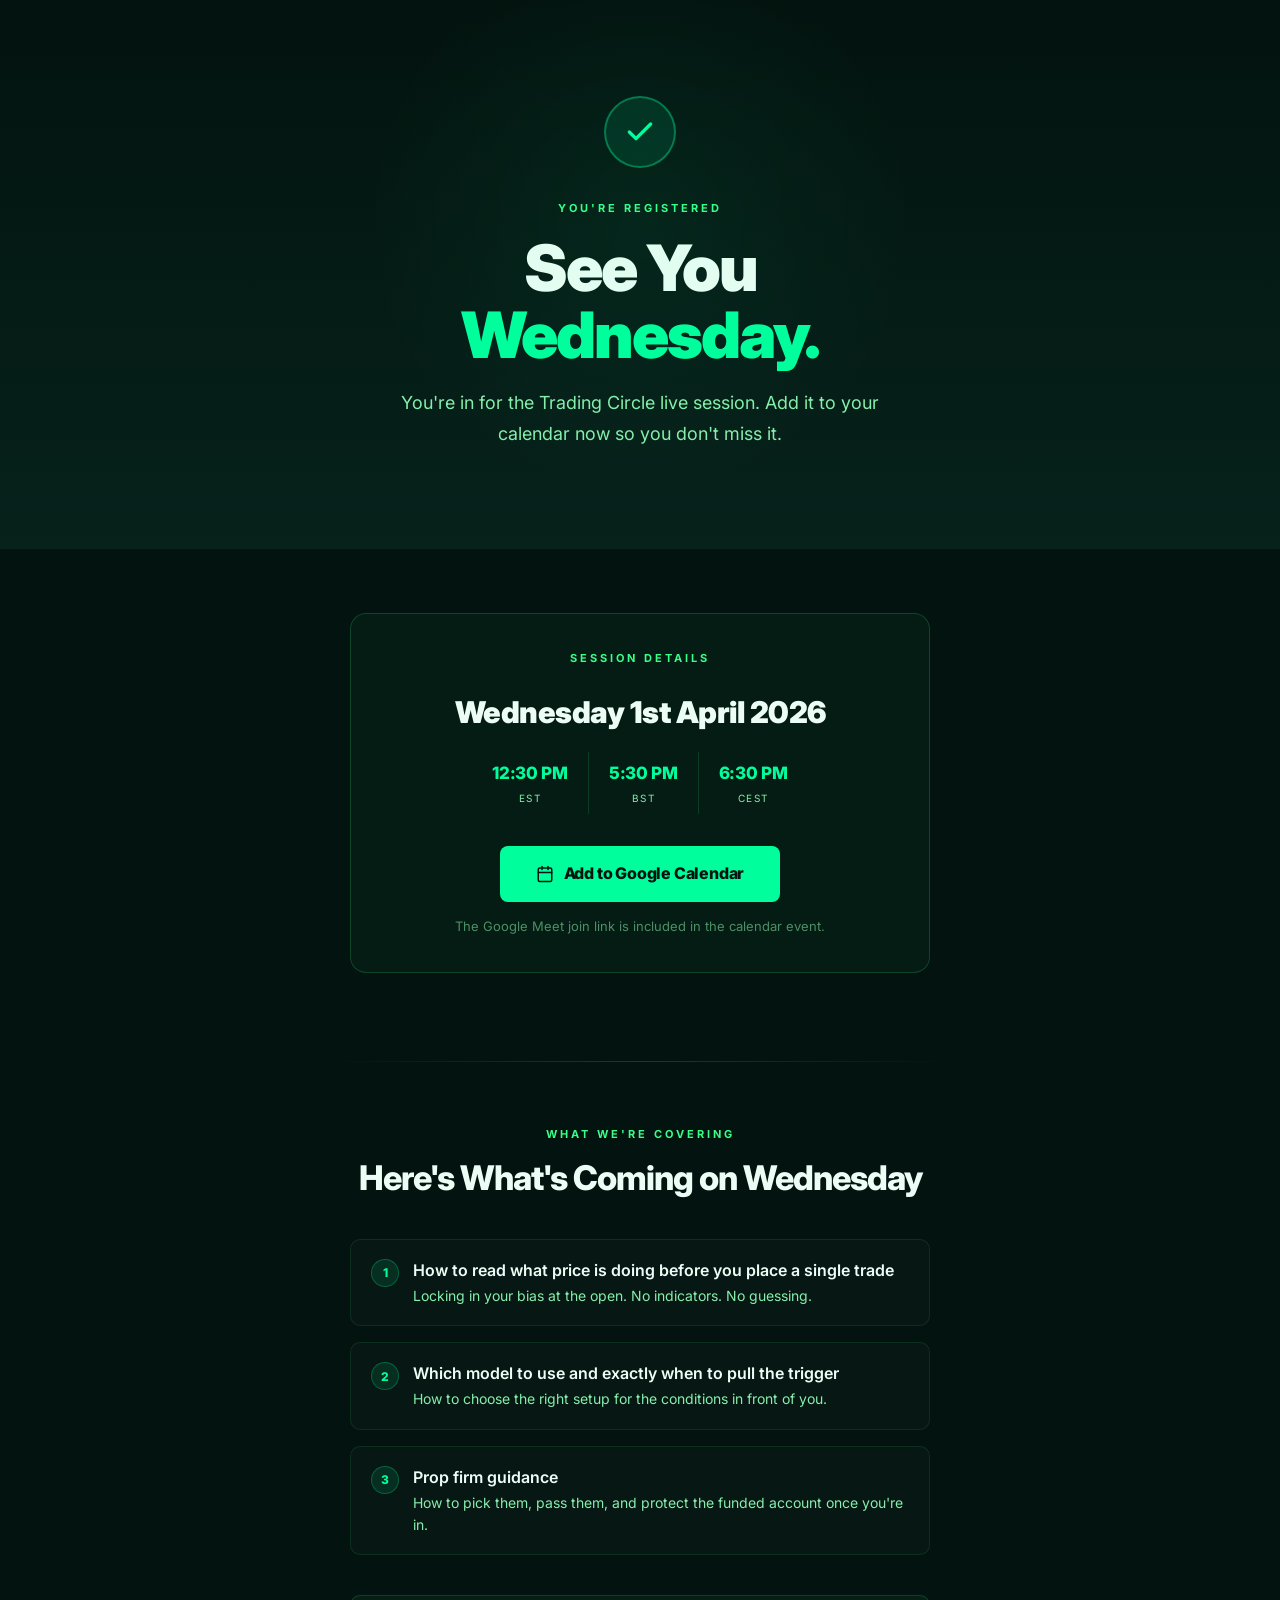
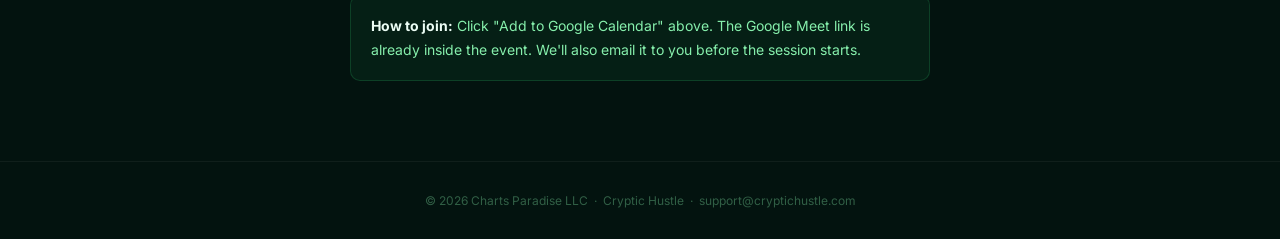
<file: masterclass/thankyou.html>
<!DOCTYPE html>
<html lang="en">
<head>
    <meta charset="UTF-8">
    <meta name="viewport" content="width=device-width, initial-scale=1.0">
    <!-- ─── SEARCH ENGINE BLOCKING ──────────────────────────────── -->
    <meta name="robots"          content="noindex, nofollow, noarchive, nosnippet, noimageindex, notranslate">
    <meta name="googlebot"       content="noindex, nofollow, noarchive, nosnippet, noimageindex, notranslate">
    <meta name="googlebot-news"  content="noindex, nofollow">
    <meta name="bingbot"         content="noindex, nofollow, noarchive, nosnippet">
    <meta name="slurp"           content="noindex, nofollow, noarchive, nosnippet">
    <meta name="duckduckbot"     content="noindex, nofollow">
    <meta name="yandex"          content="noindex, nofollow, noarchive, nosnippet">
    <meta name="baiduspider"     content="noindex, nofollow">
    <meta name="teoma"           content="noindex, nofollow">
    <meta name="ia_archiver"     content="noindex, nofollow">
    <!-- ──────────────────────────────────────────────────────────── -->
    <title>You're registered · Cryptic Hustle</title>
    <link rel="preconnect" href="https://fonts.googleapis.com">
    <link rel="preconnect" href="https://fonts.gstatic.com" crossorigin>
    <link href="https://fonts.googleapis.com/css2?family=Inter:wght@400;500;600;700;800;900&display=swap" rel="stylesheet">
    <style>
        *, *::before, *::after { box-sizing: border-box; margin: 0; padding: 0; }

        html { scroll-behavior: smooth; }

        body {
            font-family: 'Inter', sans-serif;
            background-color: #03130F;
            color: #ECFDF5;
            line-height: 1.6;
            -webkit-font-smoothing: antialiased;
            min-height: 100vh;
            display: flex;
            flex-direction: column;
        }

        main { flex: 1; }

        /* ─── CONFIRMATION HERO ─────────────────────────────────── */
        .confirm-section {
            background: linear-gradient(180deg, #03130F 0%, #06221B 100%);
            padding: 72px 20px 80px;
            text-align: center;
            position: relative;
            overflow: hidden;
        }

        .confirm-section::before {
            content: '';
            position: absolute;
            top: -80px;
            left: 50%;
            transform: translateX(-50%);
            width: 600px;
            height: 600px;
            background: radial-gradient(circle, rgba(0,255,156,0.06) 0%, transparent 65%);
            pointer-events: none;
        }

        .check-wrap {
            width: 72px;
            height: 72px;
            border-radius: 50%;
            background: rgba(0, 255, 156, 0.1);
            border: 2px solid rgba(0, 255, 156, 0.35);
            display: flex;
            align-items: center;
            justify-content: center;
            margin: 0 auto 32px;
        }

        .check-wrap svg {
            width: 32px;
            height: 32px;
            color: #00FF9C;
        }

        .confirm-label {
            font-size: 11px;
            font-weight: 700;
            letter-spacing: 3px;
            text-transform: uppercase;
            color: #39FF88;
            margin-bottom: 16px;
        }

        .confirm-title {
            font-size: clamp(36px, 7vw, 64px);
            font-weight: 900;
            letter-spacing: -2px;
            line-height: 1.05;
            margin-bottom: 20px;
        }

        .confirm-title .t-neon { color: #00FF9C; }

        .confirm-sub {
            font-size: 18px;
            color: #86EFAC;
            max-width: 480px;
            margin: 0 auto 0;
            line-height: 1.7;
        }

        /* ─── EVENT DETAILS CARD ─────────────────────────────────── */
        .details-section {
            padding: 64px 20px;
            max-width: 620px;
            margin: 0 auto;
        }

        .event-card {
            background: rgba(57, 255, 136, 0.04);
            border: 1px solid rgba(57, 255, 136, 0.18);
            border-radius: 16px;
            padding: 36px 32px;
            text-align: center;
            margin-bottom: 24px;
        }

        .event-card-label {
            font-size: 11px;
            font-weight: 700;
            letter-spacing: 3px;
            text-transform: uppercase;
            color: #39FF88;
            margin-bottom: 20px;
        }

        .event-date {
            font-size: clamp(22px, 4vw, 30px);
            font-weight: 900;
            color: #ECFDF5;
            letter-spacing: -0.5px;
            margin-bottom: 16px;
        }

        .timezone-row {
            display: flex;
            justify-content: center;
            gap: 0;
            flex-wrap: wrap;
            margin-bottom: 32px;
        }

        .tz-item {
            padding: 8px 20px;
            border-right: 1px solid rgba(57, 255, 136, 0.15);
        }

        .tz-item:last-child { border-right: none; }

        .tz-time {
            display: block;
            font-size: 17px;
            font-weight: 800;
            color: #00FF9C;
            letter-spacing: -0.3px;
        }

        .tz-label {
            display: block;
            font-size: 10px;
            color: #86EFAC;
            text-transform: uppercase;
            letter-spacing: 1.5px;
            margin-top: 3px;
        }

        /* ─── CALENDAR BUTTON ────────────────────────────────────── */
        .btn-calendar {
            display: inline-flex;
            align-items: center;
            gap: 10px;
            background: #00FF9C;
            color: #03130F;
            font-weight: 800;
            font-size: 16px;
            padding: 15px 36px;
            border-radius: 8px;
            text-decoration: none;
            letter-spacing: -0.2px;
            transition: transform 0.15s ease, box-shadow 0.15s ease;
            font-family: 'Inter', sans-serif;
        }

        .btn-calendar:hover {
            transform: translateY(-2px);
            box-shadow: 0 0 28px rgba(0, 255, 156, 0.4);
        }

        .btn-calendar svg {
            width: 18px;
            height: 18px;
            flex-shrink: 0;
        }

        .cal-note {
            font-size: 13px;
            color: rgba(134, 239, 172, 0.55);
            margin-top: 14px;
        }

        /* ─── DIVIDER ────────────────────────────────────────────── */
        .section-divider {
            width: 100%;
            max-width: 620px;
            height: 1px;
            background: linear-gradient(90deg, transparent, rgba(57,255,136,0.2), transparent);
            margin: 0 auto;
        }

        /* ─── WHAT TO EXPECT ─────────────────────────────────────── */
        .expect-section {
            padding: 64px 20px 80px;
            max-width: 620px;
            margin: 0 auto;
            text-align: center;
        }

        .expect-label {
            font-size: 11px;
            font-weight: 700;
            letter-spacing: 3px;
            text-transform: uppercase;
            color: #39FF88;
            margin-bottom: 14px;
        }

        .expect-title {
            font-size: clamp(24px, 4vw, 34px);
            font-weight: 800;
            color: #ECFDF5;
            letter-spacing: -1px;
            line-height: 1.2;
            margin-bottom: 40px;
        }

        .topics {
            display: flex;
            flex-direction: column;
            gap: 16px;
            text-align: left;
            margin-bottom: 40px;
        }

        .topic-item {
            display: flex;
            align-items: flex-start;
            gap: 14px;
            background: rgba(255,255,255,0.02);
            border: 1px solid rgba(57, 255, 136, 0.1);
            border-radius: 10px;
            padding: 18px 20px;
        }

        .topic-num {
            flex-shrink: 0;
            width: 28px;
            height: 28px;
            border-radius: 50%;
            background: rgba(0, 255, 156, 0.1);
            border: 1px solid rgba(0, 255, 156, 0.25);
            display: flex;
            align-items: center;
            justify-content: center;
            font-size: 12px;
            font-weight: 800;
            color: #00FF9C;
            margin-top: 1px;
        }

        .topic-text {
            font-size: 16px;
            color: #ECFDF5;
            font-weight: 600;
            line-height: 1.5;
        }

        .topic-text span {
            display: block;
            font-size: 14px;
            font-weight: 400;
            color: #86EFAC;
            margin-top: 3px;
            line-height: 1.6;
        }

        .join-note {
            background: rgba(57, 255, 136, 0.05);
            border: 1px solid rgba(57, 255, 136, 0.15);
            border-radius: 10px;
            padding: 18px 20px;
            font-size: 14px;
            color: #86EFAC;
            line-height: 1.7;
            text-align: left;
        }

        .join-note strong { color: #ECFDF5; }

        /* ─── FOOTER ─────────────────────────────────────────────── */
        footer {
            padding: 28px 20px;
            text-align: center;
            border-top: 1px solid rgba(255,255,255,0.05);
        }

        footer p {
            font-size: 12px;
            color: rgba(134, 239, 172, 0.35);
            line-height: 1.8;
        }

        /* ─── DESKTOP ────────────────────────────────────────────── */
        @media (min-width: 768px) {
            .confirm-section { padding: 96px 20px 100px; }
        }

        /* ─── MOBILE ─────────────────────────────────────────────── */
        @media (max-width: 480px) {
            .event-card { padding: 28px 20px; }

            .tz-item { padding: 8px 14px; }

            .tz-time { font-size: 15px; }

            .btn-calendar {
                width: 100%;
                justify-content: center;
                padding: 15px 20px;
            }

            .expect-section { padding: 48px 20px 64px; }
        }
    </style>
</head>
<body>
<main>

    <!-- ─── CONFIRMATION ──────────────────────────────────────────── -->
    <section class="confirm-section">

        <div class="check-wrap">
            <svg viewBox="0 0 24 24" fill="none" stroke="currentColor" stroke-width="2.5" stroke-linecap="round" stroke-linejoin="round">
                <polyline points="20 6 9 17 4 12"></polyline>
            </svg>
        </div>

        <p class="confirm-label">You're registered</p>

        <h1 class="confirm-title">
            See You<br>
            <span class="t-neon">Wednesday.</span>
        </h1>

        <p class="confirm-sub">
            You're in for the Trading Circle live session.
            Add it to your calendar now so you don't miss it.
        </p>

    </section>

    <!-- ─── EVENT DETAILS ────────────────────────────────────────── -->
    <div class="details-section">

        <div class="event-card">
            <p class="event-card-label">Session details</p>
            <p class="event-date">Wednesday 1st April 2026</p>

            <div class="timezone-row">
                <div class="tz-item">
                    <span class="tz-time">12:30 PM</span>
                    <span class="tz-label">EST</span>
                </div>
                <div class="tz-item">
                    <span class="tz-time">5:30 PM</span>
                    <span class="tz-label">BST</span>
                </div>
                <div class="tz-item">
                    <span class="tz-time">6:30 PM</span>
                    <span class="tz-label">CEST</span>
                </div>
            </div>

            <a class="btn-calendar" href="https://calendar.google.com/calendar/event?action=TEMPLATE&tmeid=NHR0MGZzZWFqaW5yMGg1dWR0MHVwdW9ib20gc3VwcG9ydEBjcnlwdGljaHVzdGxlLmNvbQ&tmsrc=support%40cryptichustle.com" target="_blank" rel="noopener">
                <svg viewBox="0 0 24 24" fill="none" stroke="currentColor" stroke-width="2" stroke-linecap="round" stroke-linejoin="round">
                    <rect x="3" y="4" width="18" height="18" rx="2" ry="2"></rect>
                    <line x1="16" y1="2" x2="16" y2="6"></line>
                    <line x1="8" y1="2" x2="8" y2="6"></line>
                    <line x1="3" y1="10" x2="21" y2="10"></line>
                </svg>
                Add to Google Calendar
            </a>

            <p class="cal-note">The Google Meet join link is included in the calendar event.</p>
        </div>

    </div>

    <div class="section-divider"></div>

    <!-- ─── WHAT WE'RE COVERING ───────────────────────────────────── -->
    <section class="expect-section">

        <p class="expect-label">What we're covering</p>
        <h2 class="expect-title">Here's What's Coming on Wednesday</h2>

        <div class="topics">
            <div class="topic-item">
                <div class="topic-num">1</div>
                <div class="topic-text">
                    How to read what price is doing before you place a single trade
                    <span>Locking in your bias at the open. No indicators. No guessing.</span>
                </div>
            </div>
            <div class="topic-item">
                <div class="topic-num">2</div>
                <div class="topic-text">
                    Which model to use and exactly when to pull the trigger
                    <span>How to choose the right setup for the conditions in front of you.</span>
                </div>
            </div>
            <div class="topic-item">
                <div class="topic-num">3</div>
                <div class="topic-text">
                    Prop firm guidance
                    <span>How to pick them, pass them, and protect the funded account once you're in.</span>
                </div>
            </div>
        </div>

        <div class="join-note">
            <strong>How to join:</strong> Click "Add to Google Calendar" above. The Google Meet link is already inside the event. We'll also email it to you before the session starts.
        </div>

    </section>

</main>

    <!-- ─── FOOTER ───────────────────────────────────────────────── -->
    <footer>
        <p>© 2026 Charts Paradise LLC &nbsp;·&nbsp; Cryptic Hustle &nbsp;·&nbsp; support@cryptichustle.com</p>
    </footer>

</body>
</html>
</file>
